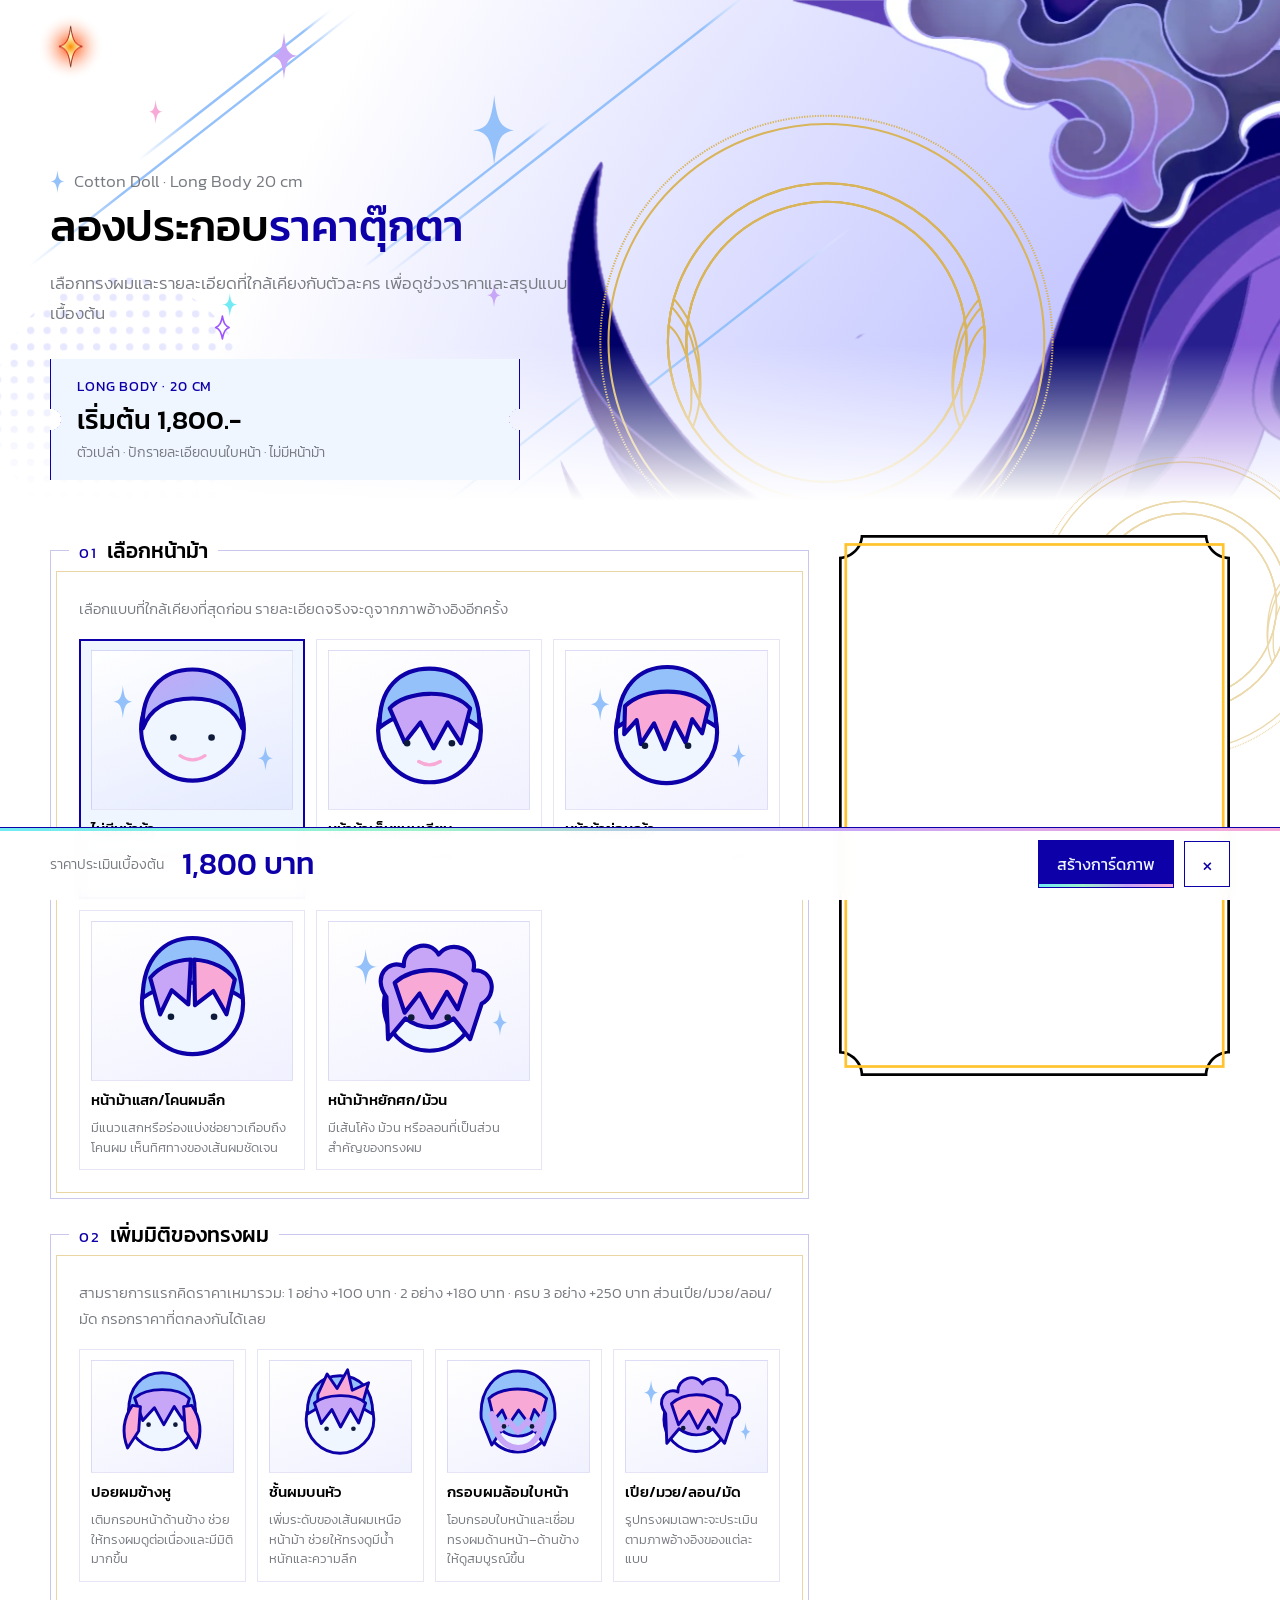
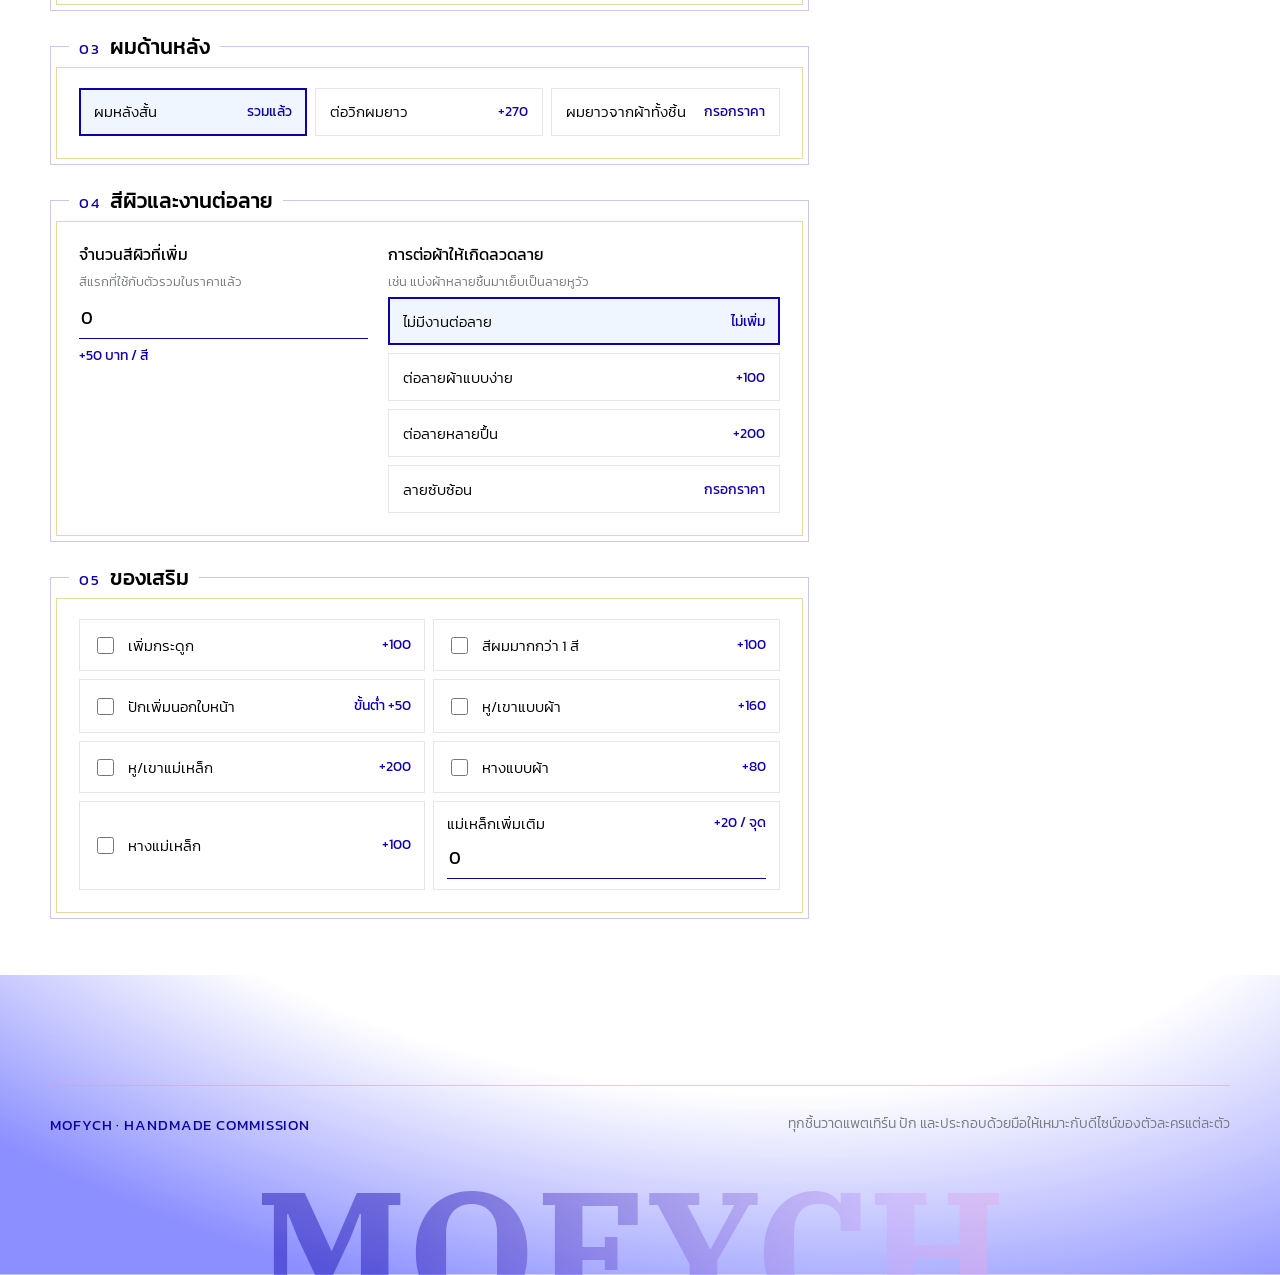
<file: estimate.html>
<!DOCTYPE html>
<html lang="th">

<head>
    <meta charset="UTF-8">
    <meta name="viewport" content="width=device-width, initial-scale=1">
    <title>MOFYCH — ประเมินราคาตุ๊กตา</title>
    <meta name="description" content="ลองเลือกทรงผมและรายละเอียดเพื่อดูช่วงราคาคอมมิชชั่น Cotton Doll ของ MOFYCH">
    <link rel="icon" href="logo/Logo.png" type="image/png">
    <link rel="preconnect" href="https://fonts.googleapis.com">
    <link rel="preconnect" href="https://fonts.gstatic.com" crossorigin>
    <!-- ฟอนต์ชุดเดียวกับหน้า hero — Kanit เป็นตัวหลักทั้งหน้า
         IBM Plex Serif โหลดไว้ให้คำว่า MOFYCH ท้ายหน้า (เป็น <text> ในงานอาร์ตของ Figma)
         Montserrat + Piazzolla ใช้เฉพาะบนการ์ดประเมินราคาที่วาดลง canvas ตาม Figma `Frame 3`
         ทั้งสองตัวไม่มีอักษรไทย ตัวไทยจึงตกไปใช้ Kanit จึงต้องมี Kanit ถึงน้ำหนัก 900 ด้วย
         (วัดแล้ว Kanit คือฟอนต์สำรองตัวเดียวกับที่ Figma ใช้: 'รายละเอียดประเมินผม' กว้าง 323.96 เทียบ Figma 324)

         Piazzolla ต้องระบุ opsz,wght@30,800 ห้ามเขียนแค่ wght@800
         มันเป็นฟอนต์แปรผันที่มีแกน optical size 8–30 ถ้าไม่ระบุ Google จะส่ง opsz 14 (ทรงเนื้อความ ก้านผอม)
         แต่ Figma ใช้ opsz 30 (ทรงพาดหัว ก้านหนา) — วัด '100' ที่ 48px: opsz 30 ได้ 77.47 · opsz 14 ได้ 80.93
         ส่วน Figma บอก 77.54 → opsz 30 คือตัวที่ถูก และ canvas ตั้ง optical size เองไม่ได้ ต้องปักมาจาก URL -->
    <link rel="stylesheet"
        href="https://fonts.googleapis.com/css2?family=IBM+Plex+Serif:wght@700&family=Kanit:wght@200;300;400;500;600;700;800;900&family=Montserrat:wght@400;500;600;800;900&family=Piazzolla:opsz,wght@30,800&display=swap">
    <link rel="stylesheet" href="estimate-style.css?v=11">
    <link rel="stylesheet" href="mf-dock.css?v=2">
</head>

<body class="est" data-mf-dock-page="estimate">
    <!-- ท้องฟ้าของทั้งหน้า: แสงม่วงจางบนพื้นขาว + ดาวจริงจากคลัง hero -->
    <div class="est-sky" aria-hidden="true"><span></span><span></span><span></span><span></span></div>

    <!-- ============================================================
         แถบหัวหน้า — พื้นหลัง hero ตัวจริง
         ทุกไฟล์ viewBox 1920x2879 เท่ากัน วางซ้อนที่ (0,0) แล้วตรงกับ Figma เป๊ะ
         เรียงตามเลขหน้าไฟล์เหมือนเดิม (04 ล่างสุด)
         ============================================================ -->
    <header class="est-band">
        <div class="est-band__art" aria-hidden="true">
            <img src="images/figma/main-web/layers/04_Rectangle-12.svg" alt="">
            <img src="images/figma/main-web/layers/05_Rectangle-34.svg" alt="">
            <img src="images/figma/main-web/layers/06_bg-star-line.svg" alt="">
            <img src="images/figma/main-web/layers/07_bg2.svg" alt="">
            <img src="images/figma/main-web/layers/08_bg1.svg" alt="">
            <img src="images/figma/main-web/layers/09_bg-spin.svg" alt="">
            <img src="images/figma/main-web/layers/10_clound2_2.svg" alt="">
            <img src="images/figma/main-web/layers/11_background-Star_3.svg" alt="">
        </div>

        <div class="est-band__inner">

            <div class="est-head">
                <p class="est-eyebrow">Cotton Doll · Long Body 20 cm</p>
                <h1>ลองประกอบ<em>ราคาตุ๊กตา</em></h1>
                <p>เลือกทรงผมและรายละเอียดที่ใกล้เคียงกับตัวละคร เพื่อดูช่วงราคาและสรุปแบบเบื้องต้น</p>

                <div class="est-base tk">
                    <div class="tk__in">
                        <span>LONG BODY · 20 CM</span>
                        <strong>เริ่มต้น 1,800.-</strong>
                        <small>ตัวเปล่า · ปักรายละเอียดบนใบหน้า · ไม่มีหน้าม้า</small>
                    </div>
                </div>
            </div>
        </div>
    </header>

    <main class="est-main">
        <div class="est-layout">
            <form class="est-form" id="customerEstimator">
                <fieldset class="est-card">
                    <legend><b>01</b> เลือกหน้าม้า</legend>
                    <p class="est-help">เลือกแบบที่ใกล้เคียงที่สุดก่อน รายละเอียดจริงจะดูจากภาพอ้างอิงอีกครั้ง</p>
                    <div class="pick-grid pick-grid--lg" id="frontHairChoices"></div>
                </fieldset>

                <fieldset class="est-card">
                    <legend><b>02</b> เพิ่มมิติของทรงผม</legend>
                    <p class="est-help">สามรายการแรกคิดราคาเหมารวม: 1 อย่าง +100 บาท · 2 อย่าง +180 บาท · ครบ 3 อย่าง +250 บาท ส่วนเปีย/มวย/ลอน/มัด กรอกราคาที่ตกลงกันได้เลย</p>
                    <div class="pick-grid" id="hairDetailChoices"></div>
                </fieldset>

                <fieldset class="est-card">
                    <legend><b>03</b> ผมด้านหลัง</legend>
                    <div class="row-grid" id="backHairChoices"></div>
                </fieldset>

                <fieldset class="est-card">
                    <legend><b>04</b> สีผิวและงานต่อลาย</legend>
                    <div class="field-grid">
                        <label class="field">
                            <span>จำนวนสีผิวที่เพิ่ม</span>
                            <small>สีแรกที่ใช้กับตัวรวมในราคาแล้ว</small>
                            <input type="number" id="extraSkinColors" min="0" max="6" value="0">
                            <em>+50 บาท / สี</em>
                        </label>
                        <div class="field">
                            <span>การต่อผ้าให้เกิดลวดลาย</span>
                            <small>เช่น แบ่งผ้าหลายชิ้นมาเย็บเป็นลายหูวัว</small>
                            <div class="stack-grid" id="patchworkChoices"></div>
                        </div>
                    </div>
                </fieldset>

                <fieldset class="est-card">
                    <legend><b>05</b> ของเสริม</legend>
                    <div class="addon-grid">
                        <label class="addon"><input type="checkbox" data-extra="skeleton"><span>เพิ่มกระดูก<em>+100</em></span></label>
                        <label class="addon"><input type="checkbox" data-extra="extraHairColor"><span>สีผมมากกว่า 1 สี<em>+100</em></span></label>
                        <!-- ปักนอกใบหน้าไม่มีราคาตายตัว — ติ๊กแล้วช่องราคาถึงจะโผล่ ขั้นต่ำ 50
                             checkbox กับช่องราคาต้องอยู่คนละ <label> ไม่งั้นคลิกช่องราคาแล้วติ๊กหลุด -->
                        <div class="addon addon--price">
                            <label class="addon__pick"><input type="checkbox" data-extra="externalEmbroidery"><span>ปักเพิ่มนอกใบหน้า<em>ขั้นต่ำ +50</em></span></label>
                            <label class="addon__price">
                                <span>ราคาที่ตกลง</span>
                                <input type="number" data-price-for="extra-externalEmbroidery" min="50" step="10" value="50" aria-label="ราคางานปักเพิ่มนอกใบหน้า">
                            </label>
                        </div>
                        <label class="addon"><input type="checkbox" data-extra="hardEarsLegs"><span>หู/เขาแบบผ้า<em>+160</em></span></label>
                        <label class="addon"><input type="checkbox" data-extra="magneticEarsLegs"><span>หู/เขาแม่เหล็ก<em>+200</em></span></label>
                        <label class="addon"><input type="checkbox" data-extra="hardTail"><span>หางแบบผ้า<em>+80</em></span></label>
                        <label class="addon"><input type="checkbox" data-extra="magneticTail"><span>หางแม่เหล็ก<em>+100</em></span></label>
                        <label class="addon addon--num">
                            <span>แม่เหล็กเพิ่มเติม<em>+20 / จุด</em></span>
                            <input type="number" id="magnetPoints" min="0" max="20" value="0" aria-label="จำนวนจุดแม่เหล็กเพิ่มเติม">
                        </label>
                    </div>
                </fieldset>
            </form>

            <!-- คอลัมน์ขวา = กรอบใส่สไปรท์ ใบเดียวกับที่อยู่บนการ์ดประเมินราคา
                 (dollframe + dollframe2 จาก Frame 3 · แยกเป็นสองชั้นให้สไปรท์แทรกกลางได้)
                 ยังไม่มีไฟล์สไปรท์จริง เฟสนี้จึงเป็นกรอบเปล่ารอไว้ก่อน -->
            <aside class="est-doll-wrap">
                <!-- วงแหวนทองของ hero (bg-spin) ครอปมาวางหลังกรอบ — เส้นทองอย่างเดียว ไม่ถมพื้น -->
                <div class="rings" aria-hidden="true">
                    <img src="images/figma/main-web/layers/09_bg-spin.svg" alt="">
                </div>

                <div class="est-doll">
                    <div class="est-doll__sprites" id="dollSprites" aria-hidden="true"></div>
                </div>
            </aside>
        </div>
    </main>

    <!-- ============================================================
         ท้ายหน้า — แผ่นพื้นกับคำว่า MOFYCH ของเซกชันล่างใน hero (y 2009..2879)
         MOFYCH เป็น <text> ฝัง SVG ลงหน้า ฟอนต์ IBM Plex Serif ถึงจะทำงาน
         (ถ้าใช้ <img> เบราว์เซอร์จะไม่โหลดฟอนต์ของหน้าให้)
         ============================================================ -->
    <footer class="est-foot">
        <div class="est-foot__art" aria-hidden="true">
            <img src="images/figma/parts/main/Rectangle-36.svg" alt="">
            <svg xmlns="http://www.w3.org/2000/svg" viewBox="0 0 1920 2879" fill="none">
                <defs>
                    <linearGradient id="estMofych" x1="615.07" y1="2724.57" x2="1512.87" y2="3014.7"
                        gradientUnits="userSpaceOnUse">
                        <stop stop-color="#0E00A8" />
                        <stop offset="0.75" stop-color="#C8A6F7" />
                        <stop offset="1" stop-color="#F8A9D6" />
                    </linearGradient>
                </defs>
                <text opacity="0.42" fill="url(#estMofych)" style="white-space: pre" xml:space="preserve"
                    font-family="IBM Plex Serif" font-size="255.403" font-weight="bold" letter-spacing="0em">
                    <tspan x="382" y="2933.78">MOFYCH</tspan>
                </text>
            </svg>
        </div>

        <div class="est-foot__inner">
            <span>MOFYCH · HANDMADE COMMISSION</span>
            <p>ทุกชิ้นวาดแพตเทิร์น ปัก และประกอบด้วยมือให้เหมาะกับดีไซน์ของตัวละครแต่ละตัว</p>
        </div>
    </footer>

    <div class="card-pop" id="cardPreview" hidden>
        <div class="card-pop__box" role="dialog" aria-modal="true" aria-labelledby="cardPreviewTitle">
            <div class="card-pop__head">
                <div><small>PRICE CARD</small>
                    <h2 id="cardPreviewTitle">การ์ดราคา</h2>
                </div>
                <button type="button" id="closeCardPreview" aria-label="ปิดตัวอย่างการ์ด">×</button>
            </div>
            <img id="cardPreviewImage" alt="ตัวอย่างการ์ดประเมินราคา MOFYCH">
            <a class="est-btn est-btn--primary" id="cardDownloadLink" download="mofych-price-estimate.png">ดาวน์โหลด PNG</a>
        </div>
    </div>

    <!-- ============================================================
         แถบราคาลอยติดขอบล่างจอ — ขึ้นทุกขนาดจอ
         ราคาขยับตามที่เลือกทันที ไม่ต้องเลื่อนหา และปุ่มที่ต้องใช้อยู่ติดมือตลอด
         ปุ่มใช้ id เดิม (downloadEstimate / resetEstimate) สคริปต์จึงผูกได้เหมือนเดิม
         ============================================================ -->
    <div class="est-bar">
        <div class="est-bar__in">
            <p class="est-bar__label">ราคาประเมินเบื้องต้น</p>
            <p class="est-bar__price" id="resultPrice">1,800 บาท</p>
            <div class="est-bar__act">
                <button type="button" class="est-btn est-btn--primary" id="downloadEstimate">สร้างการ์ดภาพ</button>
                <button type="button" class="est-bar__clear" id="resetEstimate"
                    aria-label="ล้างตัวเลือกทั้งหมด" title="ล้างตัวเลือกทั้งหมด">×</button>
            </div>
        </div>
    </div>

    <script src="pricing-data.js?v=9"></script>
    <script src="estimate-script.js?v=21"></script>
    <script src="mf-dock.js?v=5"></script>
</body>

</html>
</file>
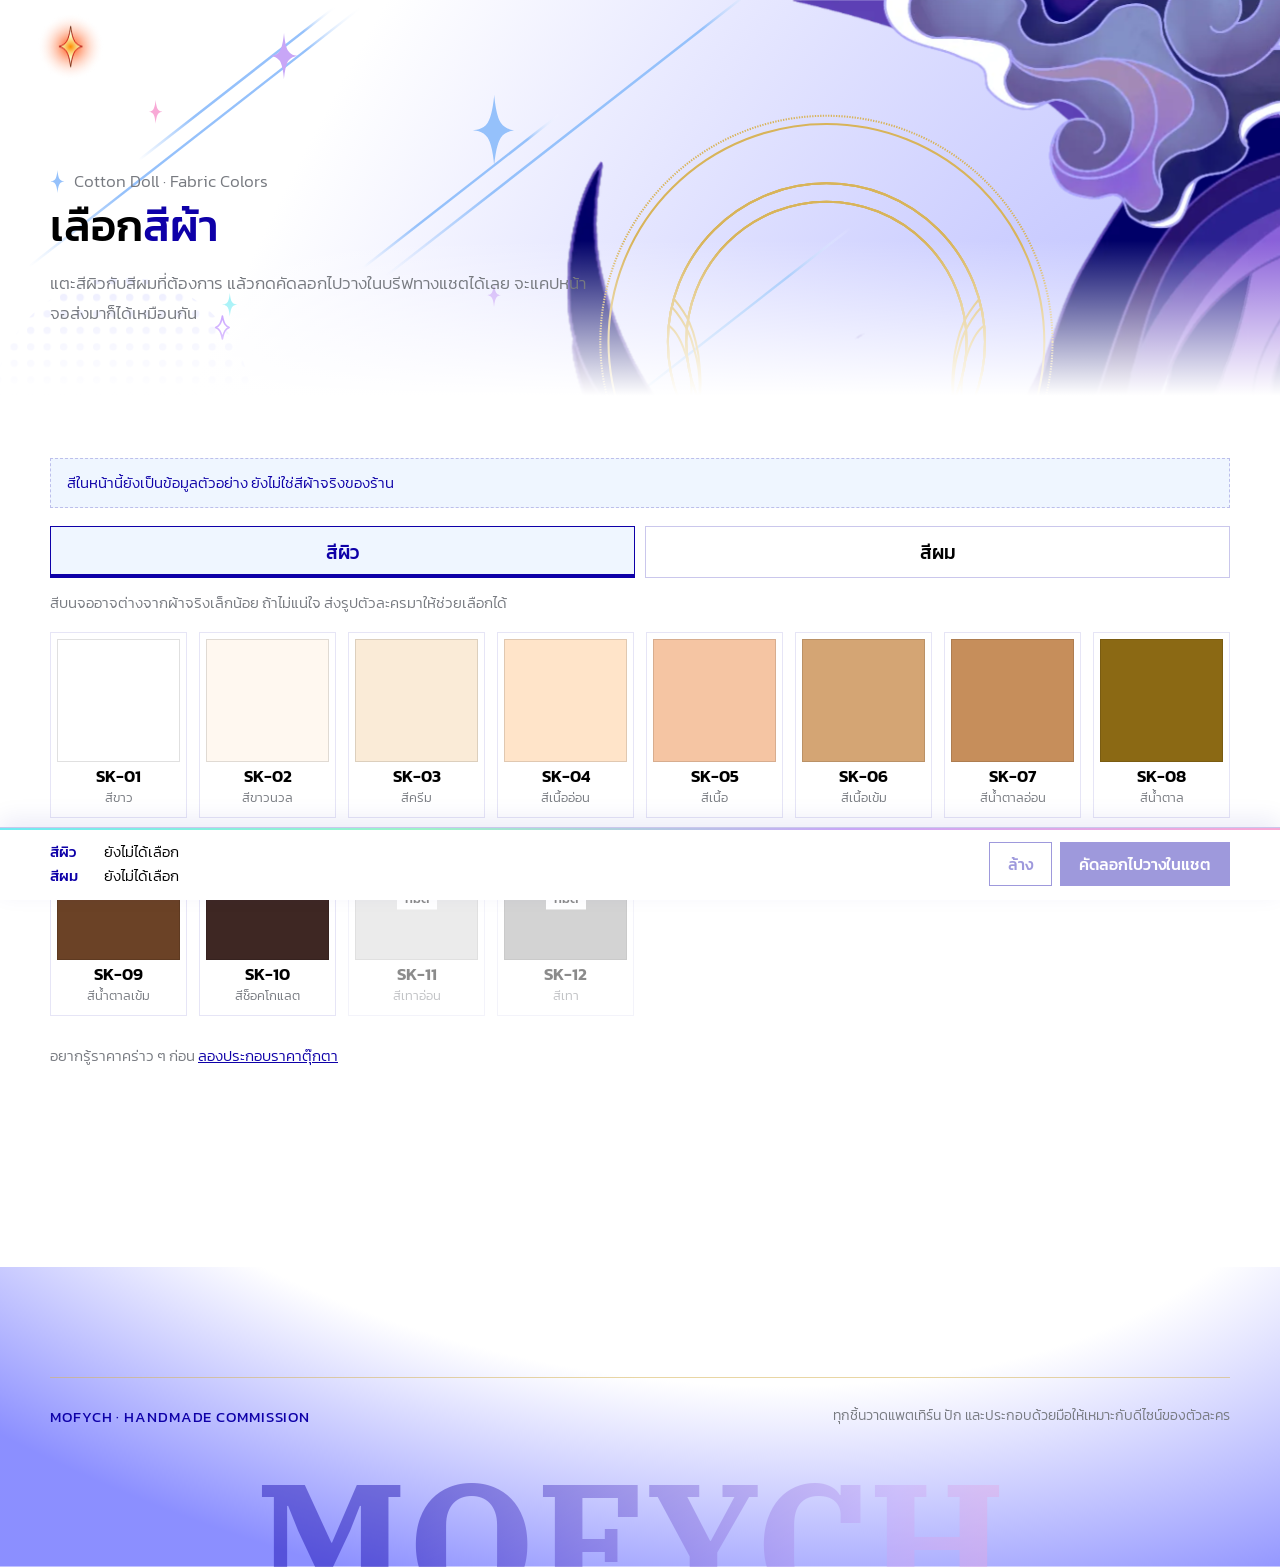
<file: fabrics.html>
<!DOCTYPE html>
<html lang="th">

<head>
    <meta charset="UTF-8">
    <meta name="viewport" content="width=device-width, initial-scale=1">
    <title>MOFYCH — สีผ้าสำหรับตุ๊กตา</title>
    <meta name="description" content="ดูสีผ้าสีผิวและสีผมที่ร้านมี เลือกแล้วคัดลอกไปวางในบรีฟได้เลย">
    <link rel="icon" href="logo/Logo.png" type="image/png">
    <link rel="preconnect" href="https://fonts.googleapis.com">
    <link rel="preconnect" href="https://fonts.gstatic.com" crossorigin>
    <!-- ฟอนต์ชุดเดียวกับหน้าประเมินราคา  หน้านี้ใช้แค่ Kanit กับ IBM Plex Serif ของคำว่า MOFYCH ท้ายหน้า -->
    <link rel="stylesheet"
        href="https://fonts.googleapis.com/css2?family=IBM+Plex+Serif:wght@700&family=Kanit:wght@200;300;400;500;600;700&display=swap">
    <!-- แถบหัว ท้องฟ้า และท้ายหน้า ใช้ชุดเดียวกับหน้าประเมินราคา  ส่วนของหน้านี้อยู่ใน fabrics-style.css -->
    <link rel="stylesheet" href="estimate-style.css?v=11">
    <link rel="stylesheet" href="fabrics-style.css?v=1">
    <link rel="stylesheet" href="mf-dock.css?v=2">
</head>

<body class="est fab" data-mf-dock-page="fabrics">
    <div class="est-sky" aria-hidden="true"><span></span><span></span><span></span><span></span></div>

    <header class="est-band">
        <div class="est-band__art" aria-hidden="true">
            <img src="images/figma/main-web/layers/04_Rectangle-12.svg" alt="">
            <img src="images/figma/main-web/layers/05_Rectangle-34.svg" alt="">
            <img src="images/figma/main-web/layers/06_bg-star-line.svg" alt="">
            <img src="images/figma/main-web/layers/07_bg2.svg" alt="">
            <img src="images/figma/main-web/layers/08_bg1.svg" alt="">
            <img src="images/figma/main-web/layers/09_bg-spin.svg" alt="">
            <img src="images/figma/main-web/layers/10_clound2_2.svg" alt="">
            <img src="images/figma/main-web/layers/11_background-Star_3.svg" alt="">
        </div>

        <div class="est-band__inner">

            <div class="est-head">
                <p class="est-eyebrow">Cotton Doll · Fabric Colors</p>
                <h1>เลือก<em>สีผ้า</em></h1>
                <p>แตะสีผิวกับสีผมที่ต้องการ แล้วกดคัดลอกไปวางในบรีฟทางแชตได้เลย
                    จะแคปหน้าจอส่งมาก็ได้เหมือนกัน</p>
            </div>
        </div>
    </header>

    <main class="est-main fab-main">
        <p class="fab-sample" id="fabSample" hidden>
            สีในหน้านี้ยังเป็นข้อมูลตัวอย่าง ยังไม่ใช่สีผ้าจริงของร้าน
        </p>

        <div class="fab-tabs" role="tablist" aria-label="หมวดสีผ้า">
            <button type="button" class="fab-tab" role="tab" id="tabSkin" data-group="skin"
                aria-selected="true" aria-controls="panelSkin">สีผิว</button>
            <button type="button" class="fab-tab" role="tab" id="tabHair" data-group="hair"
                aria-selected="false" aria-controls="panelHair">สีผม</button>
        </div>

        <p class="est-help fab-note">สีบนจออาจต่างจากผ้าจริงเล็กน้อย ถ้าไม่แน่ใจ ส่งรูปตัวละครมาให้ช่วยเลือกได้</p>

        <section class="fab-panel" id="panelSkin" role="tabpanel" aria-labelledby="tabSkin">
            <div class="fab-grid" id="gridSkin"></div>
        </section>
        <section class="fab-panel" id="panelHair" role="tabpanel" aria-labelledby="tabHair" hidden>
            <div class="fab-grid" id="gridHair"></div>
        </section>

        <p class="fab-more">
            อยากรู้ราคาคร่าว ๆ ก่อน <a href="estimate.html">ลองประกอบราคาตุ๊กตา</a>
        </p>
    </main>

    <footer class="est-foot">
        <div class="est-foot__art" aria-hidden="true">
            <img src="images/figma/parts/main/Rectangle-36.svg" alt="">
            <svg xmlns="http://www.w3.org/2000/svg" viewBox="0 0 1920 2879" fill="none">
                <defs>
                    <linearGradient id="fabMofych" x1="615.07" y1="2724.57" x2="1512.87" y2="3014.7"
                        gradientUnits="userSpaceOnUse">
                        <stop stop-color="#0E00A8" />
                        <stop offset="0.75" stop-color="#C8A6F7" />
                        <stop offset="1" stop-color="#F8A9D6" />
                    </linearGradient>
                </defs>
                <text opacity="0.42" fill="url(#fabMofych)" style="white-space: pre" xml:space="preserve"
                    font-family="IBM Plex Serif" font-size="255.403" font-weight="bold" letter-spacing="0em">
                    <tspan x="382" y="2933.78">MOFYCH</tspan>
                </text>
            </svg>
        </div>
        <div class="est-foot__inner">
            <span>MOFYCH · HANDMADE COMMISSION</span>
            <p>ทุกชิ้นวาดแพตเทิร์น ปัก และประกอบด้วยมือให้เหมาะกับดีไซน์ของตัวละคร</p>
        </div>
    </footer>

    <!-- แถบสรุปติดล่างจอ  อยู่ในภาพแคปหน้าจอเสมอ -->
    <aside class="fab-tray" id="fabTray" aria-live="polite">
        <div class="fab-tray__rows">
            <p class="fab-tray__row"><b>สีผิว</b><span id="traySkin">ยังไม่ได้เลือก</span></p>
            <p class="fab-tray__row"><b>สีผม</b><span id="trayHair">ยังไม่ได้เลือก</span></p>
            <p class="fab-tray__hint" id="trayHint" hidden></p>
        </div>
        <div class="fab-tray__actions">
            <button type="button" class="fab-btn fab-btn--ghost" id="trayClear">ล้าง</button>
            <button type="button" class="fab-btn" id="trayCopy">คัดลอกไปวางในแชต</button>
        </div>
        <p class="fab-tray__toast" id="trayToast" role="status" hidden></p>
        <!-- คัดลอกไม่ได้ ให้ข้อความขึ้นตรงนี้ กดค้างเพื่อคัดลอกเองได้ -->
        <textarea class="fab-tray__manual" id="trayManual" rows="2" readonly hidden
            aria-label="ข้อความบรีฟสีผ้า กดค้างเพื่อคัดลอก"></textarea>
    </aside>

    <script src="fabric-data.js"></script>
    <script src="fabrics-script.js?v=1"></script>
    <script src="mf-dock.js?v=5"></script>
</body>

</html>
</file>
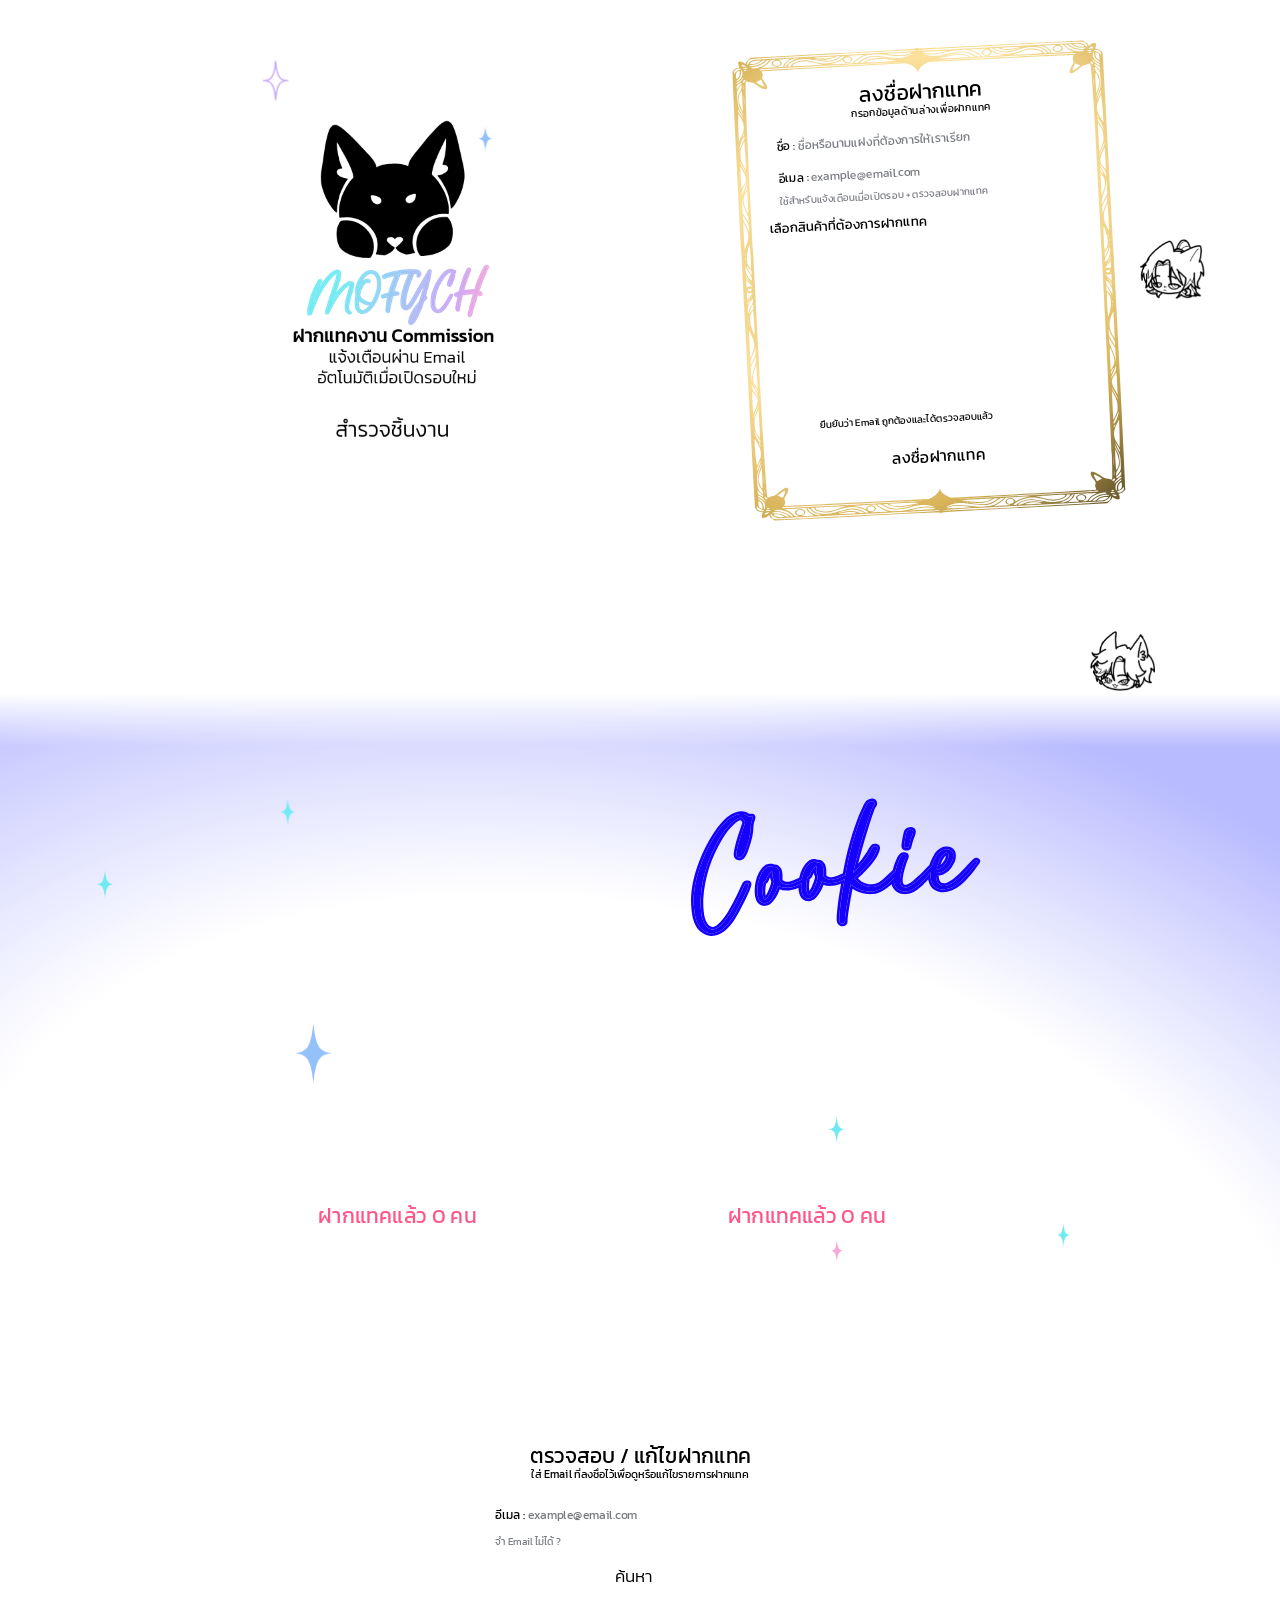
<file: index.template.html>
<!DOCTYPE html>
<html lang="th" data-theme="light">

<head>
    <meta charset="UTF-8">
    <meta name="viewport" content="width=device-width, initial-scale=1">
    <title>MOFYCH — ฝากแทค Commission</title>
    <meta name="description" content="ฝากแทคสินค้าคอมมิชชั่นจาก MOFYCH ลงชื่อง่าย แจ้งเตือนอัตโนมัติเมื่อเปิดรอบ">
    <link rel="icon" href="logo/Logo.png" type="image/png">

    <link rel="preconnect" href="https://fonts.googleapis.com">
    <link rel="preconnect" href="https://fonts.gstatic.com" crossorigin>
    <!-- ฟอนต์ที่ดีไซน์ใช้และมีบน Google Fonts (figma-layout-spec ข้อ 6)
         Bachelorette / Parastoo ไม่มีบนเว็บ → ใช้ไฟล์ outline ที่แปลงเป็น path แล้ว -->
    <link rel="stylesheet"
        href="https://fonts.googleapis.com/css2?family=Kanit:wght@200;300;400;500;600;700&family=IBM+Plex+Serif:wght@700&family=Cantora+One&family=Montserrat:wght@900&family=Piazzolla:wght@900&display=swap">

    <link rel="stylesheet" href="figma.css?v=28">
    <link rel="stylesheet" href="figma-text.css?v=5">
    <link rel="stylesheet" href="figma-scene.css?v=10">
    <!-- มาสคอต A/B — แยกออกมาจาก style.css เพราะหน้านี้ใช้คนละธีม
         ห้ามลิงก์ style.css เข้าหน้านี้ ธีมเก่าจะทับ layout ของ Figma -->
    <link rel="stylesheet" href="mascot.css?v=7">
    <!-- เฟส 3 — อนิเมชัน ต้องมาหลัง figma.css เสมอ -->
    <link rel="stylesheet" href="figma-anim.css?v=94">
</head>

<body>

    <!-- ตัวครอบที่ทำให้แคนวาส 1920 ย่อพอดีความกว้างจอเอง (figma.js ตั้งค่า --fit)
         พิกัดข้างในยังเป็นของ Figma 1:1 ทุกตัว ย่อทีเดียวที่ชั้นนอกสุดเท่านั้น -->
    <div class="fit" id="fit">

        <!-- ============================================================
             แคนวาส 1920 x 2879 · เรียงเลเยอร์ตามลำดับใน Figma (01 ล่างสุด)

             ⭐ ซีนเมนูไม่ใช่หน้าอื่น — เป็น "ชิ้นเดิมที่ขยับ/หมุน/ซ่อน"
                ทุกชิ้นในไฟล์นี้มีชุดเดียว ตำแหน่งซีนเมนูอยู่ใน figma-scene.css
                (เฟส 3 แค่เติม transition ให้ transform ตัวเดิมก็ได้อนิเมชัน)

             img.ly      งานอาร์ตที่ขยับด้วย transform อย่างเดียวก็พอ
             มาร์กเกอร์ @  ฝัง SVG ลงหน้า ใช้กับชิ้นที่ animation-list ข้อ 8 บังคับ
                         ว่าต้องเป็นโหนดจริง (เชือก ดาว เส้นทอง การ์ดรูป ปุ่ม)
             @notext     ตัดตัวหนังสือในงานอาร์ตทิ้ง เพราะเขียนเป็น HTML text แทน
             span.tx     ข้อความจริง ตำแหน่งมาจาก figma-text.css (สร้างจากไฟล์ export)

             คงเป็นงานอาร์ตตามที่เจ้าของงานสั่ง: MOFYCH · ข้อความในตั๋วฟอร์ม ·
             ข้อความในตรา · ชื่อสินค้าหน้า product · admin
             ============================================================ -->
        <div class="stage" id="stage" data-scene="main">
            <!-- จุดยึดของ showAddMore() ในโค้ดเดิม -->
            <span id="hero" class="sr">ลงชื่อฝากแทค</span>

            <!-- 01 พื้นขาวของเฟรม -->
            <img class="ly" src="images/figma/main-web/layers/01_unnamed-01.svg" alt="">

            <!-- ==================== 02 edit tag (เซกชันล่างสุด) ====================
                 ซีนเมนูดันทั้งเซกชันลง 232 (คลาส shift) -->
            <div class="pc shift" id="pcEditBg">
                <!--@ images/figma/parts/main/Rectangle-36.svg -->
            </div>
            <div class="pc shift" id="pcMofych">
                <!--@ images/figma/parts/main/MOFYCH.svg -->
            </div>
            <div class="pc shift" id="pcCloudBottom">
                <!--@ images/figma/parts/main/Group-71.svg | -202 2541 2247.2 466.2 -->
            </div>

            <!-- ==================== 03 product ====================
                 แยกทีละชิ้นตาม animation-list ข้อ 6 (สินค้าโผล่จากหลังเส้น) -->
            <div class="pc shift" id="pcProduct">
                <img class="ly" id="lyProductBg" src="images/figma/parts/product/Rectangle-30.svg" alt="">
                <!-- ดาวประดับของเซกชันสินค้า — ใช้ระบบสุ่มตัวเดียวกับ hero
                     ! ไม่ฝัง background-Star.svg / background-Star_2.svg แล้ว
                       สองไฟล์นั้นคือชุดตัวอย่างเหมือนของ hero (ขนาด/สีชุดเดียวกันเป๊ะ)
                       ขอบเขตของแต่ละโซนถอดมาจากตำแหน่งดาวในสองไฟล์นั้น -->
                <div class="pc" id="pcProdStar1" aria-hidden="true"></div>
                <div class="pc" id="pcProdStar2" aria-hidden="true"></div>
                <!-- ชื่อสินค้า = งานอาร์ต · Cookie ใช้ฟอนต์ Bachelorette ที่ไม่มีบนเว็บ → ไฟล์ outline
                     Cotton Doll (Cantora One) / 3D Print (Montserrat) มีบนเว็บ → ฝัง SVG ให้ฟอนต์ทำงาน -->
                <img class="ly" id="lyWordCookie" src="images/figma/outline/Cookie.svg" alt="Cookie">
                <div class="pc" id="pcWordCotton">
                    <!--@ images/figma/parts/product/Cotton-Doll.svg -->
                </div>
                <div class="pc" id="pcWord3D">
                    <!--@ images/figma/parts/product/3D-Print.svg -->
                </div>
                <!-- รูปสินค้า 3 ใบ — ต้องฝังลงหน้า ใช้ <img> ไม่ได้
                     เพราะ SVG ที่โหลดผ่าน <img> เบราว์เซอร์ห้ามไปดึงไฟล์ข้างนอก
                     (รูปถูกแยกออกไปเป็น .webp แล้วเพื่อไม่ให้ HTML บวม) -->
                <div class="pc" id="pcPhoto1">
                    <!--@ images/figma/parts/product/IMG_20260610_181948-1.svg -->
                </div>
                <div class="pc" id="pcPhoto2">
                    <!--@ images/figma/parts/product/IMG_20250810_194129-1.svg -->
                </div>
                <div class="pc" id="pcPhoto3">
                    <!--@ images/figma/parts/product/IMG_20260715_182013-1.svg -->
                </div>
                <!-- เส้นคั่นทองต้องเป็น path สดไว้ทำวิบวับ (ข้อ 8) -->
                <div class="pc" id="pcGoldLine">
                    <!--@ images/figma/parts/product/Rectangle-35.svg -->
                </div>
                <div class="pc" id="pcStar11">
                    <!--@ images/figma/parts/product/Star-11.svg -->
                </div>
            </div>

            <!-- ==================== 04 พื้นหลัง hero ====================
                 ตอนเปิดเมนูจะ "ยืด" สูงขึ้นจาก 1040 → 1272 (animation-list ข้อ 1.4) -->
            <div class="pc" id="pcHeroBg">
                <!--@ images/figma/main-web/layers/04_Rectangle-12.svg -->
            </div>
            <!-- พื้นหลังของซีนเมนู = ไฟล์จริงจาก export ไม่ใช่ตัวเดิมที่ถูกบิด
                 ซ้อนไว้เฉยๆ แล้วไล่ opacity สลับกัน (ดู figma-anim.css ส่วนที่ 8)
                 ⚠ ไฟล์นี้ viewBox สูง 3111 ต้องใช้ความสูงของตัวเอง ไม่งั้นภาพยืด -->
            <div class="pc" id="pcHeroBgMenu">
                <!--@ images/figma/menu-web/layers/04_Rectangle-12.svg -->
            </div>

            <!-- 05 วงลายพิมพ์ -->
            <div class="pc" id="pcDotRing">
                <!--@ images/figma/main-web/layers/05_Rectangle-34.svg | -14 411 396 396 -->
            </div>

            <!-- 06 เส้นเฉียงพื้นหลัง — ออโรร่า จางเข้า-จางหาย (animation-list ข้อ 1.3)

                 ⭐ แยกเป็นไฟล์ละเส้นจริงๆ (images/figma/parts/starline) ไม่ใช่ไฟล์เดียวแล้วเลือกด้วย CSS
                   เพราะ opacity ที่ขยับต้องอยู่บน "กล่อง div" ถึงจะได้ชั้นของตัวเองบน GPU
                   ถ้าไปไล่ opacity ที่ <line> ในไฟล์เดียว เบราว์เซอร์ต้องวาดเส้นใหม่ทุกเฟรม
                   บน main thread ตัวเดียวกับที่ลูปฟิสิกส์เชือกใช้อยู่ (บทเรียนเดียวกับส่วนที่ 8)

                 ไม่มีการสุ่มทั้งสิ้น — จังหวะจาง/รอบของแต่ละเส้นเป็นค่าคงที่ใน figma-anim.css ส่วนที่ 15
                 เรียงตามลำดับหน้าหลังเดิมในไฟล์ Figma: 1 3 5 6 2 4 -->
            <div class="pc" id="pcStarLine">
                <div class="pc auline" id="auLine1">
                    <!--@ images/figma/parts/starline/Line-1.svg | 40.4 6.2 506.2 396.8 -->
                </div>
                <div class="pc auline" id="auLine3">
                    <!--@ images/figma/parts/starline/Line-3.svg | 575.8 -34 575.8 451.2 -->
                </div>
                <div class="pc auline" id="auLine5">
                    <!--@ images/figma/parts/starline/Line-5.svg | 360 545.3 575.8 451.2 -->
                </div>
                <div class="pc auline" id="auLine6">
                    <!--@ images/figma/parts/starline/Line-6.svg | 703.8 338.2 575.8 451.2 -->
                </div>
                <div class="pc auline" id="auLine2">
                    <!--@ images/figma/parts/starline/Line-2.svg | 205.5 6.2 301.6 236.9 -->
                </div>
                <div class="pc auline" id="auLine4">
                    <!--@ images/figma/parts/starline/Line-4.svg | 541.2 168.2 301.6 236.9 -->
                </div>
            </div>

            <!-- 07-08 ภาพพื้นหลังสองชั้น -->
            <div class="pc" id="pcBg2">
                <!--@ images/figma/main-web/layers/07_bg2.svg | 811 -3 1142 953 -->
            </div>
            <div class="pc" id="pcBg1">
                <!--@ images/figma/main-web/layers/08_bg1.svg | 830 158 1384 863 -->
            </div>

            <!-- 09 วงแหวนทอง 4 ชั้น — หมุนแยกกันได้ (ข้อ 3.2) -->
            <!-- 09 วงแหวนทอง 4 ชั้น — หมุนรอบจุดศูนย์กลางคนละความเร็ว (animation-list ข้อ 3.2)
                 ทั้ง 4 วงร่วมศูนย์กันที่ 1239.62, 512.867 พอดีเป๊ะ
                 ครอปทุกชั้นเท่ากล่องวงนอกสุด (683x683) ชั้นที่หมุนจะได้เป็นแผ่นเล็ก
                 ไม่ใช่แผ่นเต็มเฟรม 1920x2879 ที่ว่างเปล่าเกือบทั้งแผ่น
                 เรียงตามลำดับหน้าหลังเดิมในไฟล์: 4 3 2 1
                 ความเร็วอยู่ที่ figma-anim.css ส่วนที่ 17 -->
            <div class="pc" id="pcSpin">
                <div class="spinring" id="pcSpin4">
                    <!--@ images/figma/parts/spin/spin4.svg | 898.12 171.367 683 683 -->
                </div>
                <div class="spinring" id="pcSpin3">
                    <!--@ images/figma/parts/spin/spin3.svg | 898.12 171.367 683 683 -->
                </div>
                <div class="spinring" id="pcSpin2">
                    <!--@ images/figma/parts/spin/spin2.svg | 898.12 171.367 683 683 -->
                </div>
                <div class="spinring" id="pcSpin1">
                    <!--@ images/figma/parts/spin/spin1.svg | 898.12 171.367 683 683 -->
                </div>
            </div>

            <!-- 10 เมฆขวาบน — อยู่นิ่งทั้งสองซีน -->
            <div class="pc" id="pcCloud2">
                <!--@ images/figma/main-web/layers/10_clound2_2.svg | 1321.1 -46.2 680.2 391.7 -->
            </div>

            <!-- 11 ดาวประดับ — ระบบสุ่มเกิด-ดับ (animation-list ข้อ 1.1)
                 ⚠ ไม่ฝังไฟล์ 11_background-Star_3.svg แล้ว
                   เพราะดาวชุดนั้นคือ "ผลลัพธ์หนึ่งครั้ง" ของระบบสุ่มนี้เอง ไม่ใช่พื้นหลังตายตัว
                   ค่าที่ระบบใช้ (จำนวน/ขอบเขต/ขนาด/สี) ถอดมาจากไฟล์นั้นทั้งหมด
                 figma-anim.js เป็นคนสร้างดาวใส่กล่องนี้ -->
            <div class="pc" id="pcHeroStars" aria-hidden="true"></div>

            <!-- ดาวตก — ระบบสุ่ม (animation-list ข้อ 1.2)
                 ⚠ ย้ายมาอยู่ชั้นเดียวกับดาวประดับตามที่เจ้าของงานสั่ง (2026-08-19)
                   เดิมอยู่เลเยอร์ 24 (หลังเชือก) ซึ่งลอยอยู่หน้าฟอร์ม/การ์ด
                   ที่นี่คือเลเยอร์ 11 = อยู่หลังบล็อกแบรนด์ ฟอร์ม การ์ด ทั้งหมด
                   ไฟล์ 24_animate-star-drop.svg ไม่ได้ฝังแล้ว — มันคือ "ตัวอย่าง 2 ดวง"
                   ที่ดีไซน์วาดไว้ให้ดูหน้าตากับองศา ทรง/สี/องศา/หาง ถอดมาจากไฟล์นั้นหมด -->
            <div class="pc" id="pcStarDrop" aria-hidden="true"></div>

            <!-- ==================== บล็อกแบรนด์ — ซ่อนตอนเปิดเมนู ==================== -->
            <div class="pc" id="pcBrand">
                <!-- 12-13 ข้อความสองบรรทัด -->
                <span class="tx b-drift scene-main" data-t="ฝากแทคงาน-Commission-main"><span>ฝากแทคงาน Commission</span></span>
                <span class="tx b-drift scene-main" data-t="แจ้งเตือนผ่าน-Email-อัตโนมัติเมื่อเปิดรอบใหม่-main"><span>แจ้งเตือนผ่าน Email</span><span>อัตโนมัติเมื่อเปิดรอบใหม่</span></span>

                <!-- 14 ปุ่ม สำรวจชิ้นงาน — ปุ่มตั๋ว 2 ชั้นซ้อนเยื้อง 14.6 (ตั้งใจ ข้อ 11.6)
                     ห่อไว้เพื่อให้ figma-anim ขยับ "หน้าปุ่ม + ดาวทอง + ตัวหนังสือ"
                     ไปด้วยกัน ส่วนชั้นใต้ปุ่มอยู่กับที่ (animation-list ข้อ 2.3)
                     ⚠ ตัวหนังสือต้องอยู่ในกล่องนี้ด้วย ไม่งั้นกดแล้วปุ่มยุบลง
                       แต่คำว่า "สำรวจชิ้นงาน" ค้างอยู่ที่เดิม
                     ชิ้นข้างใน: Union_11 ชั้นใต้ปุ่ม · Union_12 หน้าปุ่ม · Group 13_2 ดาวทอง -->
                <div class="pc scene-main" id="pcBtnExplore">
                    <!-- ชั้นขยายตอนเมาส์วาง — ต้องเป็นชั้นแยก เพราะ #pcBtnExplore
                         ถือ transform ของการเด้งสลับซีนอยู่ และลูกแต่ละชิ้นก็มีจุดหมุน
                         ของตัวเอง (ดาวหมุนรอบตัวเอง) จะยัดสเกลลงชั้นไหนก็ชนหมด -->
                    <div class="pc" id="pcBtnGrow">
                        <!-- ⭐ แยกเป็นกล่อง HTML กล่องละชิ้น ไม่ใช่ SVG ก้อนเดียวแล้วขยับข้างใน
                             เพราะ Chrome ยก transform ของ HTML ขึ้นไปให้ GPU ทำได้
                             แต่ transform ของ <path>/<g> ใน SVG ยกไม่ได้ ต้องวาดใหม่บน
                             main thread ทุกเฟรม = ไปแย่งเฟรมกับลูปฟิสิกส์ของเชือก แล้วกระตุก
                             (มาสคอตลื่นเพราะมันเป็น div ตั้งแต่แรก)
                             ทุกไฟล์ viewBox เท่าเฟรมเต็ม ซ้อนที่ 0,0 ตำแหน่งตรงเองไม่ต้องคำนวณ
                             เรียงล่างขึ้นบนตามลำดับเดิมในไฟล์ -->
                        <div class="pc" id="pcBtnBase">
                            <!--@ images/figma/parts/btn/Union_11.svg -->
                        </div>
                        <!-- ตัวหนังสืออยู่ในกล่องเดียวกับหน้าปุ่ม = ขยับเป็นชั้นเดียวกัน
                             ไม่งั้นกดแล้วปุ่มยุบแต่คำว่า "สำรวจชิ้นงาน" ค้างอยู่ที่เดิม -->
                        <div class="pc" id="pcBtnFace">
                            <!--@ images/figma/parts/btn/Union_12.svg -->
                            <span class="tx" data-t="สำรวจชิ้นงาน_2-main"><span>สำรวจชิ้นงาน</span></span>
                        </div>
                        <div class="pc" id="pcBtnStarL">
                            <!--@ images/figma/parts/btn/Star-4_5.svg -->
                        </div>
                        <div class="pc" id="pcBtnStarR">
                            <!--@ images/figma/parts/btn/Star-5_4.svg -->
                        </div>
                    </div>
                    <a class="hit" id="btnExplore" href="#products"><span class="sr">สำรวจชิ้นงาน</span></a>
                </div>
            </div>

                <!-- ==================== เมนู 4 ปุ่ม — โผล่ตอนเปิดเมนู ====================
                     ขนาด 413.7 x 72.7 เยื้องเป็นขั้นบันได (คนละขนาดกับปุ่มเมนูลอย)

                     ⚠ ทุกช่องใช้ "ป้ายสีน้ำเงินใบเดียวกัน" เป็นสถานะปกติ และ
                       "ป้ายสีม่วงใบเดียวกัน" เป็นสถานะเมาส์วาง — ทั้งสองใบ export มาจาก Figma
                       ไม่มีการเขียนค่าสีเองแม้แต่ตัวเดียว แค่เลื่อนตำแหน่งให้ตรงช่อง
                       (ในดีไซน์ ช่อง แก้ไขฝากแทค ถูกวาดเป็นสีม่วง = ตัวอย่างสถานะ ไม่ใช่สีของช่องนั้น)

                       ป้ายน้ำเงินต้นทาง Group 43 อยู่ที่ 347,273
                       ป้ายม่วงต้นทาง   Group 40 อยู่ที่ 297.1,391.4
                       ระยะเลื่อนของแต่ละช่องอยู่ใน figma.css -->
                <div class="pc scene-menu" id="pcHeroMenu">
                    <span class="mbtn" data-btn="1">
                        <span class="art art--n">
                            <!--@ images/figma/menu-web/layers/28_Group-43.svg @notext -->
                        </span>
                        <span class="art art--h">
                            <!--@ images/figma/menu-web/layers/25_Group-40.svg @notext -->
                        </span>
                    </span>
                    <span class="mbtn" data-btn="2">
                        <span class="art art--n">
                            <!--@ images/figma/menu-web/layers/28_Group-43.svg @notext -->
                        </span>
                        <span class="art art--h">
                            <!--@ images/figma/menu-web/layers/25_Group-40.svg @notext -->
                        </span>
                    </span>
                    <span class="mbtn" data-btn="3">
                        <span class="art art--n">
                            <!--@ images/figma/menu-web/layers/28_Group-43.svg @notext -->
                        </span>
                        <span class="art art--h">
                            <!--@ images/figma/menu-web/layers/25_Group-40.svg @notext -->
                        </span>
                    </span>
                    <span class="mbtn" data-btn="4">
                        <span class="art art--n">
                            <!--@ images/figma/menu-web/layers/28_Group-43.svg @notext -->
                        </span>
                        <span class="art art--h">
                            <!--@ images/figma/menu-web/layers/25_Group-40.svg @notext -->
                        </span>
                    </span>
                    <span class="tx" data-btn="1" data-t="สำรวจชิ้นงาน-menu"><span>สำรวจชิ้นงาน</span></span>
                    <span class="tx" data-btn="2" data-t="แก้ไขฝากแทค-menu"><span>แก้ไขฝากแทค</span></span>
                    <span class="tx" data-btn="3" data-t="ตรวจสอบคิว-menu"><span>ตรวจสอบคิว</span></span>
                    <span class="tx" data-btn="4" data-t="ตรวจสอบสี-menu"><span>ตรวจสอบสี</span></span>
                    <a class="hit menu-hit" data-btn="1" id="heroM1" href="#products"><span class="sr">สำรวจชิ้นงาน</span></a>
                    <a class="hit menu-hit" data-btn="2" id="heroM2" href="#lookup"><span class="sr">แก้ไขฝากแทค</span></a>
                    <a class="hit menu-hit" data-btn="3" id="heroM3" href="queue.html"><span class="sr">ตรวจสอบคิว</span></a>
                    <a class="hit menu-hit" data-btn="4" id="heroM4" href="fabrics.html"><span class="sr">ตรวจสอบสี</span></a>
                </div>

                <!-- 15/17 การ์ดรูป — สำรับ 3 ใบ สับวนกันไปเรื่อยๆ (animation-list ข้อ 3.3)
                     กรอบใช้ไฟล์เดียวกันทั้งสามใบ = parts/card/frame.svg ซึ่งเป็นตัวที่
                     "ไม่มีรูปฝังอยู่ข้างใน" รูปเป็น <image> ตัวเดียวในลาย (pattern)
                     figma-anim.js สลับ href ของมันเพื่อเปลี่ยนรูป → ใบที่วนกลับมาเป็นรูปใหม่เสมอ
                     (figma-page.py เติมท้าย id ให้ไม่ซ้ำเองเวลาฝังไฟล์เดิมหลายครั้ง)

                     ⚠ ทั้งสามใบต้องอยู่ "ก่อนฟอร์ม" ใน DOM = อยู่ใต้ฟอร์มโดยปริยาย
                       ใบที่ขึ้นมาเป็นใบบนสุดถึงจะได้ z-index ให้ทะลุขึ้นเหนือฟอร์ม
                       ตรวจแล้วไม่มีชิ้นอื่นในหน้าทับโซนใบบนสุด (x890..1158 y16..309)
                       จึงยกขึ้นได้โดยไม่ไปบังของอื่น -->
                <div class="pc card" id="pcCard1">
                    <!--@ images/figma/parts/card/frame-a.svg -->
                    <span class="goldshine" aria-hidden="true"><i></i></span>
                </div>
                <div class="pc card" id="pcCard2">
                    <!--@ images/figma/parts/card/frame-a.svg -->
                    <span class="goldshine" aria-hidden="true"><i></i></span>
                </div>
                <div class="pc card" id="pcCard3">
                    <!--@ images/figma/parts/card/frame-a.svg -->
                    <span class="goldshine" aria-hidden="true"><i></i></span>
                </div>

                <!-- ==================== 16 ฟอร์มลงชื่อฝากแทค ====================
                     ⚠ id ทุกตัวผูกกับ script.js เดิม ห้ามเปลี่ยนชื่อ
                     ทุกอย่างของฟอร์ม (งานอาร์ต ข้อความ ช่องกรอก ตั๋ว ปุ่ม) อยู่ในกล่องนี้
                     → ตอนเปิดเมนู กล่องนี้หมุน 11° + เลื่อน 108.2 ทีเดียว ทุกชิ้นตามไปพร้อมกัน -->
                <div class="pc" id="pcForm">
                    <!-- ⭐ ชั้นเอียง 3D ของทั้งฟอร์ม — ห่อทุกอย่างในกระดาษไว้ชั้นเดียว
                         ต้องมีชั้นนี้เพราะช่อง transform ของ #pcForm ถือตำแหน่งซีนเมนูอยู่แล้ว -->
                    <span class="holo">
                    <!-- กระดาษ (กรอบทองต้องเลื่อม → ฝังลงหน้า) + แสงพื้นหลัง -->
                    <div class="pc" id="pcPaper">
                        <!--@ images/figma/parts/form/Subtract_7.svg | 1078 37 634.8 768.4 -->
                    </div>
                    <img class="ly" src="images/figma/parts/form/path1.svg" alt="">
                    <!-- กรอบทองวิบวับ (animation-list ข้อ 3.4) — วิธีเดียวกับเส้นทองการ์ด (ส่วนที่ 11)
                         ใช้ path1.svg เป็นทั้งงานอาร์ตและ mask ได้เลย เพราะกรอบทองอยู่ไฟล์นี้ไฟล์เดียว
                         ไม่ต้องทำไฟล์ mask เพิ่มเหมือนการ์ด (ของการ์ดเส้นทองปนอยู่กับชิ้นอื่น) -->
                    <span class="goldshine goldshine--form" aria-hidden="true"><i></i></span>

                    <span class="tx" data-t="ลงชื่อฝากแทค-form"><span>ลงชื่อฝากแทค</span></span>
                    <span class="tx" data-t="กรอกข้อมูลด้านล่างเพื่อฝากแทค-form"><span>กรอกข้อมูลด้านล่างเพื่อฝากแทค</span></span>

                    <form id="registerForm">
                        <!-- ช่องชื่อ / ช่องอีเมล — งานอาร์ตให้เฉพาะกรอบ
                             คำว่า "ชื่อ :" เป็น text จริง · ตัวอย่างข้อความใช้ placeholder ของ input -->
                        <div class="pc">
                            <!--@ images/figma/parts/form/Group-55.svg @notext -->
                        </div>
                        <span class="tx" data-t="t-form2"><span>ชื่อ :</span></span>
                        <div class="form-fld" id="fldName">
                            <label class="sr" for="regName">ชื่อ</label>
                            <input type="text" id="regName" placeholder="ชื่อหรือนามแฝงที่ต้องการให้เราเรียก">
                        </div>

                        <div class="pc">
                            <!--@ images/figma/parts/form/Group-57_2.svg @notext -->
                        </div>
                        <span class="tx" data-t="t-form4"><span>อีเมล :</span></span>
                        <span class="tx" data-t="ใช้สำหรับแจ้งเตือนเมื่อเปิดรอบ-+-ตรวจสอบฝากแทค-form"><span>ใช้สำหรับแจ้งเตือนเมื่อเปิดรอบ + ตรวจสอบฝากแทค</span></span>
                        <div class="form-fld" id="fldEmail">
                            <label class="sr" for="regEmail">อีเมล</label>
                            <input type="email" id="regEmail" placeholder="example@email.com">
                        </div>

                        <span class="tx" data-t="เลือกสินค้าที่ต้องการฝากแทค-form"><span>เลือกสินค้าที่ต้องการฝากแทค</span></span>

                        <!-- ตั๋วสินค้า — ข้อความในตั๋วเป็นงานอาร์ตตามที่เจ้าของงานสั่ง
                             ช่องละ 2 สถานะ (ปกติ / เลือกแล้ว) โชว์ทีละใบ -->
                        <div class="tk" id="tkNormal1">
                            <span class="tilt">
                                <!--@ images/figma/parts/form/normal-product.svg | 1154 460 492 159 -->
                            
                                <span class="tkspark" aria-hidden="true"><svg viewBox="0 0 72 113" fill="none"><path d="M36 0C36 0 38.2449 31.7844 46.3562 44.5145C54.4674 57.2447 72 56.5 72 56.5C72 56.5 54.4674 55.7553 46.3562 68.4855C38.2449 81.2156 36 113 36 113C36 113 33.7551 81.2156 25.6438 68.4855C17.5326 55.7553 0 56.5 0 56.5C0 56.5 17.5326 57.2447 25.6438 44.5145C33.7551 31.7844 36 0 36 0Z" fill="currentColor" /></svg></span></span>
                        </div>
                        <div class="tk" id="tkSelected1" hidden>
                            <span class="tilt">
                                <!--@ images/figma/parts/form/selected-product.svg | 1147.3 332.15 492 159 -->
                            
                                <span class="tkspark" aria-hidden="true"><svg viewBox="0 0 72 113" fill="none"><path d="M36 0C36 0 38.2449 31.7844 46.3562 44.5145C54.4674 57.2447 72 56.5 72 56.5C72 56.5 54.4674 55.7553 46.3562 68.4855C38.2449 81.2156 36 113 36 113C36 113 33.7551 81.2156 25.6438 68.4855C17.5326 55.7553 0 56.5 0 56.5C0 56.5 17.5326 57.2447 25.6438 44.5145C33.7551 31.7844 36 0 36 0Z" fill="currentColor" /></svg></span></span>
                        </div>
                        <div class="tk" id="tkNormal2">
                            <span class="tilt">
                                <!--@ images/figma/parts/form/normal-product.svg | 1154 460 492 159 -->
                            
                                <span class="tkspark" aria-hidden="true"><svg viewBox="0 0 72 113" fill="none"><path d="M36 0C36 0 38.2449 31.7844 46.3562 44.5145C54.4674 57.2447 72 56.5 72 56.5C72 56.5 54.4674 55.7553 46.3562 68.4855C38.2449 81.2156 36 113 36 113C36 113 33.7551 81.2156 25.6438 68.4855C17.5326 55.7553 0 56.5 0 56.5C0 56.5 17.5326 57.2447 25.6438 44.5145C33.7551 31.7844 36 0 36 0Z" fill="currentColor" /></svg></span></span>
                        </div>
                        <div class="tk" id="tkSelected2" hidden>
                            <span class="tilt">
                                <!--@ images/figma/parts/form/selected-product.svg | 1147.3 332.15 492 159 -->
                            
                                <span class="tkspark" aria-hidden="true"><svg viewBox="0 0 72 113" fill="none"><path d="M36 0C36 0 38.2449 31.7844 46.3562 44.5145C54.4674 57.2447 72 56.5 72 56.5C72 56.5 54.4674 55.7553 46.3562 68.4855C38.2449 81.2156 36 113 36 113C36 113 33.7551 81.2156 25.6438 68.4855C17.5326 55.7553 0 56.5 0 56.5C0 56.5 17.5326 57.2447 25.6438 44.5145C33.7551 31.7844 36 0 36 0Z" fill="currentColor" /></svg></span></span>
                        </div>
                        <!-- ตั๋วแบ่งเป็นสามส่วน (เจ้าของงานยืนยัน 2026-08-04)
                             1. ช่อง SELECT  = จุดที่กดเลือกสินค้า -> #productSelectList ของโค้ดเดิม
                             2. กลุ่มเนื้อหา = ไม่มีปุ่ม ไม่ต้องกด
                             3. ลูกศรขวาสุดในกลุ่มเนื้อหา = ปุ่มลงไปดูสินค้าข้างล่าง
                             โครงส่วนที่ 1 renderProductSelect() ในโค้ดเดิมเป็นคนสร้าง CSS จับมาวางทับ -->
                        <div class="product-select-list" id="productSelectList"></div>
                        <a class="hit tk-arrow" id="tkArrow1" href="#products">
                            <span class="sr">ดูสินค้าใบนี้ข้างล่าง</span>
                        </a>
                        <a class="hit tk-arrow" id="tkArrow2" href="#products">
                            <span class="sr">ดูสินค้าใบนี้ข้างล่าง</span>
                        </a>
                        <span class="hf-error" id="productError" style="display:none;">กรุณาเลือกสินค้าอย่างน้อย 1
                            รายการ</span>

                        <!-- ติ๊กยืนยัน — วงกลม + เครื่องหมายถูกมาจากงานอาร์ต ข้อความเป็น text -->
                        <div class="pc" id="lyConfirm">
                            <!--@ images/figma/parts/form/Group-64.svg @notext -->
                        </div>
                        <span class="tx" data-t="ยืนยันว่า-Email-ถูกต้องและได้ตรวจสอบแล้ว-form"><span>ยืนยันว่า Email ถูกต้องและได้ตรวจสอบแล้ว</span></span>
                        <input type="checkbox" id="confirmEmail" class="hit"
                            aria-label="ยืนยันว่า Email ถูกต้องและได้ตรวจสอบแล้ว">
                        <span class="hf-error" id="confirmError" style="display:none;">กรุณาติ๊กยืนยันว่า Email
                            ถูกต้อง</span>

                        <!-- ปุ่มลงชื่อฝากแทค -->
                        <div class="pc">
                            <!--@ images/figma/parts/form/Group-63.svg @notext -->
                        </div>
                        <span class="tx" data-t="ลงชื่อฝากแทค_2-form"><span>ลงชื่อฝากแทค</span></span>
                        <button type="submit" class="hit" id="submitBtn">
                            <span class="btn-text sr">ลงชื่อฝากแทค</span>
                            <span class="btn-loading sr" style="display:none;">กำลังส่ง…</span>
                        </button>
                    </form>

                    <!-- หน้าจอ "ส่งสำเร็จ" — ดีไซน์ไม่ได้วาดไว้ ใช้ข้อความล้วนทับบนกระดาษ -->
                    <div id="formSuccess" style="display:none;">
                        <h3>ลงชื่อสำเร็จ!</h3>
                        <p>เราจะส่ง Email แจ้งเตือนเมื่อเปิดรอบใหม่</p>
                        <p class="success-hint">กรุณาเช็ค Inbox (รวมถึง Spam) เพื่อยืนยันการลงชื่อ</p>
                        <button type="button" onclick="resetForm()">ฝากแทคอีกรายการ</button>
                    </div>
                
                    </span>
                    </div>

            <!-- 18 การ์ดรูป C — ใบขวา ไม่เกี่ยวกับสำรับที่สับ
                 (ใบ B เดิมถูกยุบเข้าไปเป็นหนึ่งในสำรับ 3 ใบข้างบนแล้ว) -->
            <!-- การ์ดขวา 2 ใบ — ไม่สับ (animation-list ข้อ 3.3) มี 3 อย่าง:
                 เอียง 3D ตามเมาส์ · ลอยขึ้น-ลงเองคนละจังหวะ · เปลี่ยนรูปแบบครอสเฟด
                 ⚠ ชั้น .tilt ต้องแยกจาก .pc เพราะ .pc ถือ transform ของซีนเมนูอยู่แล้ว

                 ไฟล์ frame-c / frame-d = เลเยอร์การ์ดของ Figma ที่แก้ 2 อย่าง (ตัวงานอาร์ตเหมือนเดิมทุกเส้น):
                   1. รูปที่ Figma ฝังมาเป็น base64 → ชี้ไปไฟล์ข้างนอกแทน (เล็กลง 240 KB และแคชได้)
                   2. เพิ่มชั้นรูปที่สองซ้อนทับชั้นแรกพอดี ไว้ให้ figma-anim.js ไล่จางสลับรูป
                      (ใช้ matrix เดิมของ pattern = กรอบรูปตรงกันเป๊ะทั้งสองชั้น) -->
            <div class="pc tiltcard" id="pcCardC">
                <span class="tilt">
                    <!--@ images/figma/parts/card/frame-c.svg | 1675.6 272.8 262.6 285.4 -->
                    <span class="goldshine goldshine--c" aria-hidden="true"><i></i></span>
                </span>
            </div>

            <!-- 20 แท่นหมึก · 22 ด้ามตรา — ลำดับ: ด้ามตรา > รอยตรา > กระดาษ (ข้อ 11.2) -->
            <div class="pc" id="pcStampInk">
                <!--@ images/figma/main-web/layers/20_stampink.svg | 1621.8 631.8 524 319.6 -->
            </div>

            <!-- 21 โลโก้ MOFYCH — งานอาร์ต (ฟอนต์ Bachelorette) ซ่อนตอนเปิดเมนู
                 แยก 2 ชิ้นตาม animation-list ข้อ 2.2 — หัวหมา / ตัวอักษร
                 ขยับที่กล่อง div ไม่ใช่ข้างใน SVG (เหตุผลเดียวกับปุ่ม: GPU ไม่ใช่ main thread)
                 เรียงตามลำดับเดิมในไฟล์ — ตัวอักษรอยู่ล่าง หัวหมาอยู่บน -->
            <div class="pc scene-main b-drift" id="pcLogoWord">
                <img class="ly" src="images/figma/parts/logo/MOFYCH_2.svg" alt="MOFYCH">
                <!-- แถบแสงกวาดผ่านตัวอักษร — ตัดขอบด้วย "ไฟล์ตัวอักษรเอง" เป็น mask
                     เลยได้รูปทรงตัวอักษรเป๊ะโดยไม่ต้องวาดทับใหม่ -->
                <span class="wordshine" aria-hidden="true"><i></i></span>
                <!-- ดาววิ้งตรงมุมขวาบน — ทรง Star 2 จากคลัง Figma (images/figma/outer)
                     คัดลอก path มาตรงๆ ฝังลงหน้าเพื่อให้ทาสีจากพาเลตด้วย CSS ได้ (ข้อ 9.1) -->
                <span class="wordspark" aria-hidden="true">
                    <svg viewBox="0 0 72 113" fill="none">
                        <path d="M36 0C36 0 38.2449 31.7844 46.3562 44.5145C54.4674 57.2447 72 56.5 72 56.5C72 56.5 54.4674 55.7553 46.3562 68.4855C38.2449 81.2156 36 113 36 113C36 113 33.7551 81.2156 25.6438 68.4855C17.5326 55.7553 0 56.5 0 56.5C0 56.5 17.5326 57.2447 25.6438 44.5145C33.7551 31.7844 36 0 36 0Z" fill="currentColor" />
                    </svg>
                </span>
            </div>
            <div class="pc scene-main b-drift" id="pcLogoHead">
                <img class="ly" src="images/figma/parts/logo/path1_2.svg" alt="">
            </div>


            <!-- ดาวบน (ดาวใหญ่ + ดาวเล็ก + ลูกกลมม่วง) — มีทั้งสองซีน
                 ⚠ ไฟล์นี้แกะมาจากซีนเมนู เพราะดีไซน์วาดชุดนี้ไว้แค่ซีนเมนู
                   (ตรวจแล้ว: ไฟล์ซีนปกติไม่มี Ellipse 27 เลยสักเลเยอร์)
                   เจ้าของงานยืนยันว่าซีนปกติต้องมีด้วย — ใช้ชิ้นเดิม แค่ย้ายตำแหน่ง
                   ตำแหน่งของซีนปกติอยู่ใน figma.css (ย้อน transform ของฟอร์มกลับ) -->
            <div class="pc" id="pcTopStar">
                <!--@ images/figma/menu-web/layers/19_topStar.svg -->
            </div>

            <!-- 23 เชือก — อยู่นิ่งทั้งสองซีน · เส้นเชือกต้องเป็น path สดให้ JS แก้ d ได้ (ข้อ 8) -->
            <div class="pc" id="pcRope">
                <!--@ images/figma/main-web/layers/23_rope.svg | 122 -108 105.2 412.1 -->
            </div>
            <button type="button" class="hit" id="ropeHit" aria-pressed="false">
                <span class="sr">ดึงเชือกเพื่อเปิด-ปิดเมนู</span>
            </button>

            <!-- 25 ตรา COMFIRM — อยู่นิ่งทั้งสองซีน ข้อความในตราเป็นงานอาร์ต -->
            <div class="pc" id="pcSeal">
                <img class="ly" src="images/figma/outline/Group-23.svg" alt="">
            </div>


            <!-- 26 การ์ดรูป D — มีทั้งสองซีน (ไฟล์ export รอบ 2026-08-04 ใส่กลับมาแล้ว
                 รอบก่อนหลุดนอกเฟรมตอนเซฟเลยหายไป) ซีนเมนูหมุน 13.06 เลื่อน 29.68,41.84 -->
            <div class="pc tiltcard" id="pcCardD">
                <span class="tilt">
                    <!--@ images/figma/parts/card/frame-d.svg | 1820.6 374 243.1 270.6 -->
                    <span class="goldshine goldshine--d" aria-hidden="true"><i></i></span>
                </span>
            </div>
            <!-- โซนรับเมาส์ของการ์ดขวา — งานอาร์ตไม่รับเมาส์ (pointer-events:none) -->
            <span class="hit tiltzone" id="tiltC" aria-hidden="true"></span>
            <span class="hit tiltzone" id="tiltD" aria-hidden="true"></span>

            <!-- 27 admin — งานอาร์ต (ฟอนต์ Bachelorette) และเป็นปุ่มเข้าหน้าแอดมิน (ข้อ 11.3) -->
            <div class="pc" id="pcAdmin">
                <img class="ly" src="images/figma/outline/admin.svg" alt="">
                <a class="hit" id="btnAdmin" href="admin.html"><span class="sr">admin</span></a>
            </div>

            <!-- 28 ปากกา -->
            <div class="pc" id="pcPen">
                <!--@ images/figma/main-web/layers/28_pen.svg | 1362 -240 547.5 547.5 -->
            </div>

            <!-- ด้ามตรา — ต้องอยู่ "เหนือ" รอยตราเสมอ (animation-list ข้อ 4)
                 ลำดับที่ถูกคือ ด้ามตรา > ปุ่ม admin > ปากกา > รอยตรา > ตลับหมึก > กระดาษฟอร์ม
                 (เจ้าของงานสั่งเพิ่ม 2026-08-19: ต้องอยู่หน้าปุ่ม admin ด้วย)
                 กลุ่มนี้ z-index เท่ากันหมด (30) ลำดับจึงตัดสินด้วยลำดับใน DOM ล้วน -->
            <div class="pc" id="pcStampStick">
                <!--@ images/figma/main-web/layers/22_stampstick.svg | 1749.1 716.1 193.9 165.2 -->
            </div>

            <!-- 19 เมฆใหญ่ — เปิดเมนูแล้วเลื่อน +67 ขวา +155 ลง
                 ⚠ เจ้าของงานสั่งย้ายมาไว้บนสุด (2026-08-19) จากเดิมอยู่ก่อนตลับหมึก
                   ลำดับหน้าหลังของกลุ่มนี้ตัดสินด้วยลำดับใน DOM ล้วน (z-index เท่ากันหมด 30)
                   ย้ายมาต่อท้ายปากกา = ทับทุกชิ้นในกลุ่ม: ตลับหมึก ด้ามตรา รอยตรา
                   โลโก้ เชือก การ์ด D ปุ่ม admin ปากกา
                 ไม่ได้ขยับพิกัดใดๆ ตำแหน่งยังเป็นของ Figma เป๊ะเหมือนเดิม -->
            <div class="pc" id="pcCloud1">
                <!--@ images/figma/main-web/layers/19_clound1_2.svg | -132 382 2259 925 -->
            </div>

            <!-- 29-30 ตัวนับฝากแทค — ไอคอนหัวใจเป็นงานอาร์ต ตัวเลขเป็นข้อความจริง (ข้อ 8)
                 ⚠ ค่า data-t สะกด "ฝาคแทค" ตกตัว ก ตามที่ดีไซน์สะกดไว้ — ห้ามแก้
                    มันเป็นแค่ "ชื่อคีย์" ที่ใช้จับคู่กับ figma-text.css เท่านั้น
                    ตัวหนังสือที่คนอ่านเห็นคือข้อความข้างใน ซึ่งสะกดถูกแล้ว -->
            <div class="pc shift" id="pcCount1">
                <!--@ images/figma/main-web/layers/29_Group-74.svg @notext -->
                <span class="tx" data-t="ฝาคแทคแล้ว-xx-คน-main"><span id="countLeft">ฝากแทคแล้ว 0 คน</span></span>
            </div>
            <div class="pc shift" id="pcCount2">
                <!--@ images/figma/main-web/layers/30_Group-75.svg @notext -->
                <span class="tx" data-t="ฝาคแทคแล้ว-xx-คน_2-main"><span id="countRight">ฝากแทคแล้ว 0 คน</span></span>
            </div>

            <!-- ==================== บล็อกค้นหา / แก้ไขฝากแทค ====================
                 ⚠ id + ฟังก์ชันเป็นของโค้ดเดิมทั้งหมด (script.js) ห้ามเปลี่ยนชื่อ
                 5 สถานะ ความสูงไม่คงที่ → บล็อกนี้เรียงแบบไหล กล่องแต่ละใบสูงตามดีไซน์
                 ข้อความข้างในวางด้วยพิกัดดิบจาก Figma (--ax/--ay ลบด้วยมุมกล่อง) -->
            <section id="lookup" class="shift">
                <div class="lk-row lk-head">
                    <span class="tx" data-t="ตรวจสอบ-แก้ไขฝากแทค-lookup"><span>ตรวจสอบ / แก้ไขฝากแทค</span></span>
                    <span class="tx" data-t="ใส่-Email-ที่ลงชื่อไว้เพื่อดูหรือแก้ไขรายการฝากแทค-lookup"><span>ใส่ Email ที่ลงชื่อไว้เพื่อดูหรือแก้ไขรายการฝากแทค</span></span>
                </div>

                <div class="lk-row lk-field">
                    <!--@ images/figma/parts/lookup-main/Subtract.svg | 725 2252 470.7 40.8 -->
                    <span class="tx" data-t="t-lookup2"><span>อีเมล :</span></span>
                    <label class="sr" for="lookupEmail">Email ที่ลงชื่อไว้</label>
                    <input type="email" id="lookupEmail" placeholder="example@email.com">
                </div>

                <div class="lk-row lk-forgot">
                    <button class="hit" type="button" onclick="toggleForgotEmail()">
                        <span class="sr">จำ Email ไม่ได้ ?</span>
                    </button>
                    <span class="tx" data-t="จำ-Email-ไม่ได้--lookup"><span>จำ Email ไม่ได้ ?</span></span>
                </div>

                <!-- เส้นทางลืมอีเมล — โผล่เมื่อกดลิงก์ข้างบน (toggleForgotEmail ของโค้ดเดิม) -->
                <div class="forgot-content" id="forgotContent" style="display:none;">
                    <div class="lk-row lk-field lk-field--name">
                        <!--@ images/figma/parts/lookup-menu/Subtract_27.svg | 725 2562 470.7 40.8 -->
                        <span class="tx" data-t="t-lookupfull3"><span>ค้นหาด้วยชื่อ</span></span>
                        <span class="tx" data-t="t-lookupfull5"><span> : </span></span>
                        <label class="sr" for="forgotName">ชื่อที่ลงทะเบียนไว้</label>
                        <input type="text" id="forgotName" placeholder="ชื่อ/นามแฝงที่ลงทะเบรียนไว้">
                    </div>
                    <div class="lk-row lk-hint">
                        <span class="tx" data-t="ระบบจะแสดงข้อมูลบางส่วนของ-Email-ที่ลงไว้-เช่น-tgmail.com-lookupfull"><span>ระบบจะแสดงข้อมูลบางส่วนของ Email ที่ลงไว้ (เช่น t***@gmail.com)</span></span>
                    </div>
                </div>

                <div class="lk-row lk-btn">
                    <button class="hit" id="lookupBtn" onclick="lookupTags()">
                        <!--@ images/figma/parts/lookup-main/button.svg | 878.6 2333.6 144.8 72.1 @notext -->
                        <span class="sr">ค้นหา</span>
                    </button>
                    <span class="tx" data-t="ค้นหา-lookup"><span>ค้นหา</span></span>
                </div>

                <!-- ผลการค้นหา -->
                <div class="lookup-results" id="lookupResults" style="display:none;">
                    <div class="lk-row results-header">
                        <h3 class="tx" data-t="รายการฝากแทค-lookupfull"><span>รายการฝากแทค</span></h3>
                        <span class="results-email" id="resultsEmail"></span>
                    </div>
                    <div class="results-list" id="resultsList"></div>
                    <div class="lk-row results-actions">
                        <button class="hit" onclick="showAddMore()">
                            <!--@ images/figma/parts/lookup-menu/button.svg | 782.1 2799.3 354.2 93 @notext -->
                            <span class="sr">เพิ่มฝากแทค</span>
                        </button>
                        <span class="tx" data-t="เพิ่มฝากแทค-lookupfull"><span>เพิ่มฝากแทค</span></span>
                    </div>
                </div>

                <!-- ไม่พบรายการ — ดีไซน์ไม่มีสถานะนี้ เจ้าของงานสั่งให้ทำเป็นบรรทัดข้อความง่ายๆ -->
                <p class="lookup-empty" id="lookupEmpty" style="display:none;">ไม่พบรายการฝากแทคของ Email นี้</p>

                <!-- แม่แบบกรอบแถวรายการ — JS โคลนไปใส่ให้แต่ละแถวที่ displayResults() สร้าง -->
                <template id="rowFrameTpl">
                    <!--@ images/figma/parts/lookup-menu/Subtract_28.svg | 725 2679 470.7 40.8 -->
                </template>
            </section>

            <!-- จุดยึดของลิงก์ สำรวจชิ้นงาน — เซกชัน product เป็นงานอาร์ต ไม่มีกล่องของตัวเอง
                 วางไว้ที่ขอบบนของเซกชัน (y 1040 · ซีนเมนู 1272) ไม่ใช่ท้ายหน้า
                 ไม่งั้นกดแล้วเลื่อนไปจนสุดหน้าเห็นพื้นขาว -->
            <span id="products" class="anchor shift">สินค้าที่เปิดรับฝากแทค</span>
        </div>
    </div><!-- /.fit -->

    <!-- ============================================================
         เมนูลอยติดหน้าจอ (figma-layout-spec ข้อ 5.5)
         ไม่ใช่ของในหน้าเว็บ → position:fixed คิดพิกัดจากขอบจอ
         โผล่เมื่อเลื่อนพ้น hero แล้วเท่านั้น · ปุ่มดาวเปิด-ปิดเมนู
         ⚠ ปุ่มชุดนี้ขนาด 299.1 x 52.6 คนละขนาดกับในซีนเมนู (413.7 x 72.7) อย่าใช้ปน
         ปุ่มของหน้าที่กำลังอยู่จะยื่นออกมาขวา 29.9 + เปลี่ยนเป็นสีม่วง
         (ดีไซน์วาดตัวอย่างไว้ที่ช่อง แก้ไขฝากแทค)
         ============================================================ -->
    <div class="dock" id="dock" hidden>
        <div class="pc" id="pcMenuStar">
            <!--@ images/figma/parts/main/กดเปิดปิดเมนู.svg -->
        </div>
        <button type="button" class="hit" id="menuStar" aria-expanded="false" aria-controls="dockMenu">
            <span class="sr">เปิด-ปิดเมนู</span>
        </button>

        <!-- ป้ายชุดนี้ก็ใช้หลักเดียวกับเมนูใน hero: น้ำเงินใบเดียวทุกช่อง + ม่วงใบเดียวตอนเมาส์วาง
             ป้ายน้ำเงินต้นทาง Group 43 อยู่ที่ -110,2161.2 · ป้ายม่วงต้นทาง Group 40 อยู่ที่ -80.1,2232.2 -->
        <div class="dock-menu" id="dockMenu">
            <span class="mbtn" data-btn="1">
                <span class="art art--n">
                    <!--@ images/figma/parts/main/Group-43.svg @notext -->
                </span>
                <span class="art art--h">
                    <!--@ images/figma/parts/main/Group-40.svg @notext -->
                </span>
            </span>
            <span class="mbtn" data-btn="2">
                <span class="art art--n">
                    <!--@ images/figma/parts/main/Group-43.svg @notext -->
                </span>
                <span class="art art--h">
                    <!--@ images/figma/parts/main/Group-40.svg @notext -->
                </span>
            </span>
            <span class="mbtn" data-btn="3">
                <span class="art art--n">
                    <!--@ images/figma/parts/main/Group-43.svg @notext -->
                </span>
                <span class="art art--h">
                    <!--@ images/figma/parts/main/Group-40.svg @notext -->
                </span>
            </span>
            <span class="mbtn" data-btn="4">
                <span class="art art--n">
                    <!--@ images/figma/parts/main/Group-43.svg @notext -->
                </span>
                <span class="art art--h">
                    <!--@ images/figma/parts/main/Group-40.svg @notext -->
                </span>
            </span>
            <span class="tx" data-btn="1" data-t="สำรวจชิ้นงาน-dock"><span>สำรวจชิ้นงาน</span></span>
            <span class="tx" data-btn="2" data-t="แก้ไขฝากแทค-dock"><span>แก้ไขฝากแทค</span></span>
            <span class="tx" data-btn="3" data-t="ตรวจสอบคิว-dock"><span>ตรวจสอบคิว</span></span>
            <span class="tx" data-btn="4" data-t="ตรวจสอบสี-dock"><span>ตรวจสอบสี</span></span>
            <a class="hit menu-item" data-btn="1" id="dockM1" href="#products"><span class="sr">สำรวจชิ้นงาน</span></a>
            <a class="hit menu-item" data-btn="2" id="dockM2" href="#lookup"><span class="sr">แก้ไขฝากแทค</span></a>
            <a class="hit menu-item" data-btn="3" id="dockM3" href="queue.html"><span class="sr">ตรวจสอบคิว</span></a>
            <a class="hit menu-item" data-btn="4" id="dockM4" href="fabrics.html"><span class="sr">ตรวจสอบสี</span></a>
        </div>
    </div>

    <!-- โค้ดเดิมเรียกใช้สองอันนี้ (showToast / createSparkles) — ดีไซน์ไม่ได้วาด
         ไม่แสดงผลจนกว่าจะถูกเรียก -->
    <div class="sparkle-container" id="sparkleContainer"></div>
    <div class="toast-container" id="toastContainer"></div>

    <!-- มาสคอต A/B — หัวลอยที่เดินไปมาบนจอ ตรรกะอยู่ใน script.js (setupMascots)
         position: fixed ลอยอยู่เหนือทุกอย่าง ไม่เกี่ยวกับ .stage ของ Figma
         ⚠ โครง 4 ชั้นนี้ห้ามยุบ — แต่ละชั้นถือ transform คนละอย่าง (ดู mascot.css) -->
    <div class="wanderer" id="wanderer1" data-mascot="a">
        <div class="wanderer-flip">
            <div class="wanderer-hop">
                <div class="wanderer-inner">
                    <img src="images/charA.png" alt="Mascot 1" class="wanderer-img" id="imgWanderer1">
                </div>
            </div>
        </div>
        <div class="wanderer-tooltip">Drag Me!</div>
    </div>

    <div class="wanderer" id="wanderer2" data-mascot="b">
        <div class="wanderer-flip">
            <div class="wanderer-hop">
                <div class="wanderer-inner">
                    <img src="images/charB.png" alt="Mascot 2" class="wanderer-img" id="imgWanderer2">
                </div>
            </div>
        </div>
        <div class="wanderer-tooltip">Drag Me!</div>
    </div>

    <script src="script.js?v=38"></script>
    <script src="figma.js?v=17"></script>
    <script src="figma-anim.js?v=50"></script>
</body>

</html>
</file>
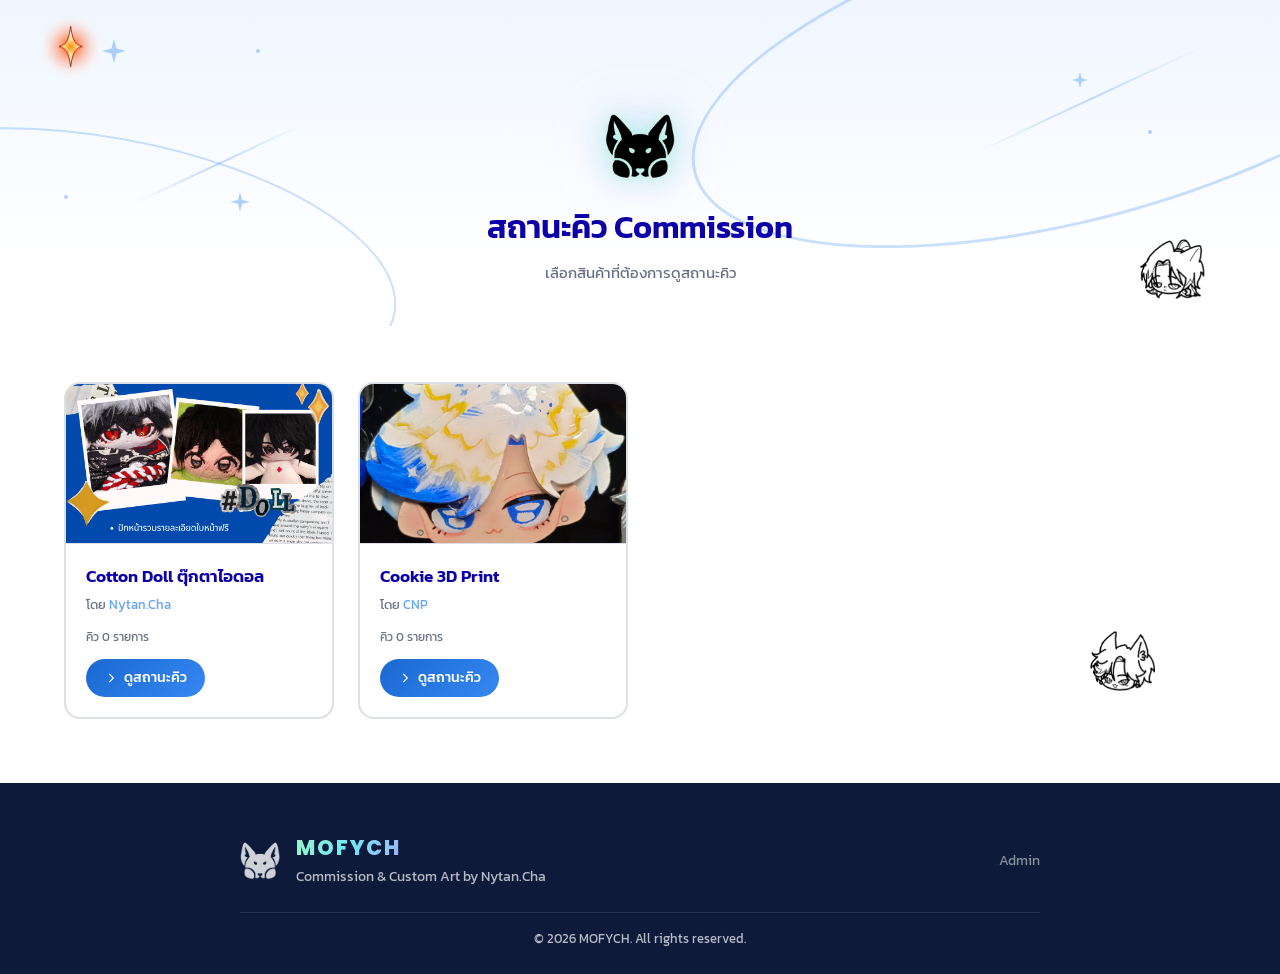
<file: queue.html>
<!DOCTYPE html>
<html lang="th" data-theme="light">

<head>
    <meta charset="UTF-8">
    <meta name="viewport" content="width=device-width, initial-scale=1.0">
    <title>MOFYCH — สถานะคิว Commission</title>
    <meta name="description" content="ดูสถานะคิวงาน Commission จาก MOFYCH / Nytan.Cha แบบเรียลไทม์">
    <link rel="icon" id="dynamicFavicon" href="logo/Logo.png" type="image/png">
    <script>
        (function () {
            var img = new Image();
            img.onload = function () {
                var c = document.createElement('canvas');
                c.width = 64; c.height = 64;
                var ctx = c.getContext('2d');
                ctx.beginPath(); ctx.arc(32, 32, 32, 0, Math.PI * 2); ctx.fillStyle = '#ffffff'; ctx.fill();
                ctx.drawImage(img, 8, 8, 48, 48);
                var link = document.getElementById('dynamicFavicon');
                if (link) { link.href = c.toDataURL('image/png'); }
            };
            img.src = 'logo/Logo.png';
        })();
    </script>
    <link rel="preconnect" href="https://fonts.googleapis.com">
    <link rel="preconnect" href="https://fonts.gstatic.com" crossorigin>
    <link
        href="https://fonts.googleapis.com/css2?family=Kanit:wght@300;400;500;600;700&family=Poppins:wght@400;600;700;800&display=swap"
        rel="stylesheet">
    <link rel="stylesheet" href="style.css?v=23">
    <!-- มาสคอต A/B — ย้ายออกมาจาก style.css เพื่อให้หน้าแรก (ธีม Figma) ใช้ได้ด้วย -->
    <link rel="stylesheet" href="mascot.css?v=7">
    <link rel="stylesheet" href="queue-style.css">
    <link rel="stylesheet" href="mf-dock.css?v=2">
</head>

<body class="queue-body" data-mf-dock-page="queue">
    <!-- Sparkle particles -->
    <div class="sparkle-container" id="sparkleContainer"></div>

    <!-- มาสคอต A — แมวหยิ่ง (โครง 4 ชั้นเหมือนหน้าแรก ห้ามยุบชั้น) -->
    <div class="wanderer" id="wanderer1" data-mascot="a">
        <div class="wanderer-flip">
            <div class="wanderer-hop">
                <div class="wanderer-inner">
                    <img src="images/charA.png" alt="Mascot 1" class="wanderer-img" id="imgWanderer1">
                </div>
            </div>
        </div>
        <div class="wanderer-tooltip">Drag Me!</div>
    </div>

    <!-- มาสคอต B — หมาเด็ก -->
    <div class="wanderer" id="wanderer2" data-mascot="b">
        <div class="wanderer-flip">
            <div class="wanderer-hop">
                <div class="wanderer-inner">
                    <img src="images/charB.png" alt="Mascot 2" class="wanderer-img" id="imgWanderer2">
                </div>
            </div>
        </div>
        <div class="wanderer-tooltip">Drag Me!</div>
    </div>

    <!-- Navbar -->

    <!-- Hero: Brand Header -->
    <section class="queue-hero">
        <!-- Decorative elements -->
        <div class="hero-deco">
            <div class="wave wave-1"></div>
            <div class="wave wave-2"></div>
            <svg class="star-4pt star-1" viewBox="0 0 24 24">
                <path d="M12 0L14.5 9.5L24 12L14.5 14.5L12 24L9.5 14.5L0 12L9.5 9.5Z" fill="currentColor" />
            </svg>
            <svg class="star-4pt star-2" viewBox="0 0 24 24">
                <path d="M12 0L14.5 9.5L24 12L14.5 14.5L12 24L9.5 14.5L0 12L9.5 9.5Z" fill="currentColor" />
            </svg>
            <svg class="star-4pt star-3" viewBox="0 0 24 24">
                <path d="M12 0L14.5 9.5L24 12L14.5 14.5L12 24L9.5 14.5L0 12L9.5 9.5Z" fill="currentColor" />
            </svg>
            <div class="dot-particle dot-1"></div>
            <div class="dot-particle dot-2"></div>
            <div class="dot-particle dot-3"></div>
            <div class="shooting-line sl-1"></div>
            <div class="shooting-line sl-2"></div>
        </div>

        <div class="queue-hero-inner">
            <div class="hero-logo-wrap">
                <img src="logo/Logo.png" alt="MOFYCH" class="hero-logo-img hologram-glow">
            </div>
            <h1 class="queue-page-title">สถานะคิว Commission</h1>
            <p class="queue-page-desc" id="queuePageDesc">เลือกสินค้าที่ต้องการดูสถานะคิว</p>
        </div>
    </section>

    <!-- Product Selector Section -->
    <section class="product-selector-section" id="productSelectorSection">
        <div class="product-selector-grid" id="productSelectorGrid">
            <!-- Rendered by JS -->
        </div>
    </section>

    <!-- Queue View Section (hidden initially) -->
    <section class="queue-view-section" id="queueViewSection">
        <!-- Back button -->
        <button class="queue-back-btn" onclick="showProductSelector()">
            <svg viewBox="0 0 24 24" width="16" height="16" fill="none" stroke="currentColor" stroke-width="2">
                <polyline points="15 18 9 12 15 6" />
            </svg>
            กลับเลือกสินค้า
        </button>

        <!-- Product title -->
        <h2 class="queue-product-title" id="queueProductTitle"></h2>

        <!-- Info bar: Artist + Stats -->
        <div class="queue-info-bar">
            <div class="artist-card">
                <img src="logo/Logo.png" alt="Artist" class="artist-avatar">
                <div class="artist-info">
                    <div class="artist-name">—</div>
                    <div class="artist-role">Artist</div>
                </div>
            </div>
            <div class="queue-stats">
                <div class="queue-stat">
                    <div class="queue-stat-value stat-total" id="statTotal">0</div>
                    <div class="queue-stat-label">คิวทั้งหมด</div>
                </div>
                <div class="queue-stat">
                    <div class="queue-stat-value stat-progress" id="statProgress">0</div>
                    <div class="queue-stat-label">กำลังทำ</div>
                </div>
                <div class="queue-stat">
                    <div class="queue-stat-value stat-done" id="statDone">0</div>
                    <div class="queue-stat-label">เสร็จแล้ว</div>
                </div>
            </div>
        </div>

        <!-- Queue Table -->
        <div class="queue-table-container">
            <div class="queue-table-scroll">
                <table class="queue-table" id="queueTable">
                    <thead>
                        <tr>
                            <!-- Dynamic headers rendered by JS -->
                        </tr>
                    </thead>
                    <tbody id="queueTableBody">
                        <!-- Rendered by JS -->
                    </tbody>
                </table>
            </div>
        </div>

        <!-- Empty state -->
        <div class="queue-empty" id="queueEmpty" style="display:none;">
            <img src="logo/Logo.png" alt="" class="queue-empty-img">
            <p>ยังไม่มีคิวงานสำหรับสินค้านี้</p>
        </div>
    </section>

    <!-- Footer -->
    <footer class="footer">
        <div class="container">
            <div class="footer-content">
                <div class="footer-brand">
                    <img src="logo/Logo.png" alt="MOFYCH" class="footer-logo-img">
                    <div>
                        <span class="logo-text hologram">MOFYCH</span>
                        <p>Commission & Custom Art by Nytan.Cha</p>
                    </div>
                </div>
                <div class="footer-links"><a href="admin.html" class="footer-link">Admin</a></div>
            </div>
            <div class="footer-bottom">
                <p>&copy; 2026 MOFYCH. All rights reserved.</p>
            </div>
        </div>
    </footer>

    <div class="toast-container" id="toastContainer"></div>
    <script src="script.js?v=36"></script>
    <script src="queue-script.js"></script>
    <script src="mf-dock.js?v=5"></script>
</body>

</html>
</file>
<file: estimate-style.css>
/* ============================================================
   MOFYCH — หน้าประเมินราคา (ฝั่งลูกค้า)
   ธีมเดียวกับ hero ใหม่ ไม่ใช่ธีมเว็บดูดวง

   กฎสีของเว็บ (palette 11 สี · แบ่งตามหน้าที่ ไม่ใช่ตามใจ)
     1. โครงสร้าง/หมึก     → --brand #0E00A8 ตัวเดียว (เส้น ตัวอักษร ขอบการ์ด ปุ่มหลัก)
     2. โลหะ medieval      → --gold #D8B45A + --burgundy — "เส้น" เท่านั้น ห้ามถมเป็นพื้น
     3. ท้องฟ้าไกล         → --violet + --blue ต้องจางเสมอ (แสงเรือง วงโคจร ดาว)
     4. โฮโลแกรม           → cyan → mint → lavender → pink เดินครบชุดตามสเปกตรัม
                             ใช้กับ "ของที่เปล่งแสง" เท่านั้น ห้ามหยิบสีเดียวไปทาเดี่ยว

   ⚠ ห้ามใช้พื้นเข้มเต็มหน้า / กระดาษครีม / ทองถมทึบ — เว็บนี้มีโหมดสว่างอย่างเดียว
     พื้นของ hero คือ "ขาว" แล้วปล่อยให้งานอาร์ตม่วงเป็นตัวเล่าเรื่อง

   งานอาร์ตทุกชิ้นในไฟล์นี้ = ไฟล์จริงจาก Figma ของ hero (images/figma/**)
   ไม่มีการวาดใหม่ ที่ครอปคือครอปจากเฟรม 1920x2879 ตัวเดิม
   ============================================================ */

:root {
    /* ---- palette 11 สี (ตรงกับ style.css) ---- */
    --brand: #0E00A8;
    --navy: #0D1A3A;
    --cyan: #71EAF3;
    --blue: #95C1FB;
    --lavender: #C8A6F7;
    --pink: #F8A9D6;
    --mint: #9DF3C9;
    --gold: #D8B45A;
    --burgundy: #7C2D45;
    --violet: #2B1E5C;
    --paper: #EFF6FF;
    --silver: #B7BBC4;

    /* ---- หมึกของ hero: ตัวอักษรในดีไซน์เป็นดำจริง ตัวช่วยเป็นเทา #777A80 ---- */
    --ink: #000000;
    --gray: #777A80;

    /* ---- เส้น ---- */
    --rule: rgba(14, 0, 168, .22);
    --rule-soft: rgba(14, 0, 168, .10);
    --rule-gold: rgba(216, 180, 90, .55);

    /* ---- ดาวสี่แฉกของ hero (background Star_3 · ฟ้าคราม) ใช้เป็นหัวข้อย่อย ---- */
    --star-blue: url("data:image/svg+xml,%3Csvg xmlns='http://www.w3.org/2000/svg' viewBox='707 142 69 107'%3E%3Cpath d='M741.376 142.327C741.376 142.327 743.497 172.24 751.159 184.221C758.821 196.202 775.383 195.501 775.383 195.501C775.383 195.501 758.821 194.8 751.159 206.781C743.497 218.762 741.376 248.675 741.376 248.675C741.376 248.675 739.256 218.762 731.594 206.781C723.932 194.8 707.37 195.501 707.37 195.501C707.37 195.501 723.932 196.202 731.594 184.221C739.256 172.24 741.376 142.327 741.376 142.327Z' fill='%2395C1FB'/%3E%3C/svg%3E");

    /* ---- แถบโฮโล: stop เดียวกับปุ่มใน hero (lookup-main/button.svg) ---- */
    --holo: linear-gradient(90deg, #71EAF3 0%, #9DF3C9 33%, #C8A6F7 66%, #F8A9D6 100%);

    --wrap: min(1180px, calc(100% - 40px));
}

* {
    box-sizing: border-box;
}

html {
    background: #ffffff;
    scroll-behavior: smooth;
}

body.est {
    margin: 0;
    min-height: 100vh;
    overflow-x: hidden;
    color: var(--ink);
    font-family: 'Kanit', system-ui, sans-serif;
    font-weight: 300;
    background: #ffffff;
}

/* ============================================================
   ท้องฟ้าของทั้งหน้า — แสงม่วงจางบนพื้นขาว
   ค่าสีก๊อปจาก Rectangle 12 ของ hero (#999DFF จางไปขาวที่ 73%)
   ============================================================ */
.est-sky {
    position: fixed;
    inset: 0;
    z-index: -2;
    pointer-events: none;
    background:
        radial-gradient(120% 70% at 82% -10%, rgba(153, 157, 255, .30), transparent 60%),
        radial-gradient(90% 60% at 6% 108%, rgba(200, 166, 247, .22), transparent 62%),
        #ffffff;
}

/* ดาวของ hero โปรยบนพื้นหลัง — ไฟล์จริงจาก images/figma/outer/ */
.est-sky span {
    position: absolute;
    display: block;
    background: no-repeat center / contain;
    opacity: .5;
}

.est-sky span:nth-child(1) {
    top: 34%;
    left: 4%;
    width: 34px;
    height: 52px;
    background-image: url('images/figma/outer/Star 6.svg');
}

.est-sky span:nth-child(2) {
    top: 58%;
    right: 3%;
    width: 46px;
    height: 70px;
    background-image: url('images/figma/outer/Star 5.svg');
}

.est-sky span:nth-child(3) {
    top: 80%;
    left: 8%;
    width: 40px;
    height: 62px;
    background-image: url('images/figma/outer/Star 5-1.svg');
    opacity: .32;
}

.est-sky span:nth-child(4) {
    top: 20%;
    right: 7%;
    width: 120px;
    height: 105px;
    background-image: url('images/figma/outer/Group 25.svg');
    opacity: .38;
}

/* ============================================================
   แถบหัวหน้า — ครอปพื้นหลัง hero ของจริงมาใช้ตรงๆ
   ทุกเลเยอร์ viewBox 1920x2879 เท่ากัน → ซ้อนที่ inset:0 แล้วตรงเป๊ะ
   ตัวแถบสูงตามสัดส่วนเฟรม hero (1920 x 1040) แล้ว clamp ไม่ให้สูงเกินไป
   ============================================================ */
.est-band {
    position: relative;
    isolation: isolate;
    overflow: hidden;
    min-height: 430px;
    padding-bottom: 54px;
}

.est-band__art {
    position: absolute;
    inset: 0;
    z-index: -1;
    pointer-events: none;
}

/* งานอาร์ตกว้างเท่าจอ สูงตามสัดส่วนของเฟรมเต็ม แล้วให้ .est-band ตัดเอง
   (เหมือนที่ Figma ตัดที่ขอบเฟรม ไม่ใช่ตัดทีละเลเยอร์) */
.est-band__art img {
    position: absolute;
    top: 0;
    left: 0;
    width: 100%;
    height: auto;
    display: block;
}

/* ไล่เป็นขาวที่ขอบล่าง — รอยตัดจะได้อ่านเป็นหมอก ไม่ใช่รอยกรรไกร */
.est-band::after {
    content: '';
    position: absolute;
    right: 0;
    bottom: 0;
    left: 0;
    z-index: -1;
    height: 190px;
    pointer-events: none;
    background: linear-gradient(rgba(255, 255, 255, 0), #ffffff 82%);
}

.est-band__inner {
    position: relative;
    width: var(--wrap);
    margin: 0 auto;
    /* แถบหัวเดิม โลโก้กับปุ่มกลับหน้าฝากแทค ถอดออก 3 ต.ค. ตามที่ผู้เขียนสั่ง
       เมนูดาว mf-dock อยู่ที่ช่องนี้แทน  ความสูงเท่าแถบเดิมจอคอม หัวเรื่องจึงอยู่ที่เดิม */
    padding-top: 95px;
}

/* ---------- แถบบน ---------- */
.est-nav {
    display: flex;
    align-items: center;
    justify-content: space-between;
    gap: 20px;
    padding: 22px 0 0;
}

.est-brand {
    display: inline-flex;
    align-items: center;
    gap: 11px;
    color: var(--ink);
    text-decoration: none;
    font-size: 20px;
    font-weight: 500;
    letter-spacing: .02em;
}

.est-brand img {
    width: 40px;
    height: 40px;
    object-fit: contain;
}

/* ลิงก์กลับ = ปุ่มเมนูของ hero ครอปมาแล้ว "กลับด้าน" ซ้าย-ขวา
   ปลายมนกับดาวจึงไปอยู่ทางซ้าย อ่านเป็นทิศย้อนกลับ ส่วนพื้นทึบก็ย้ายมาอยู่ซ้ายให้ตัวหนังสืออ่านออก
   ไฟล์อาร์ตมาจาก build-back-button.py (Group 43 = ปกติ · Group 40 = เมาส์วาง)
   ขนาดกับสไตล์ตัวหนังสือยกมาจาก Figma ตรงๆ: ปุ่ม 413.73x72.71 · Kanit 500 28.7107 · สี #EFF6FF
   ตัวหนังสือเป็น text จริงใน HTML ไม่ใช่ส่วนหนึ่งของภาพ (ไฟล์ SVG ถอดป้ายเดิมออกแล้ว)

   จังหวะขยับลอกมาจากปุ่มเมนูใน hero (figma-anim.css ส่วนที่ 7) ทั้งชุด:
     เมาส์วาง  ยกขึ้น 4 · เคิร์ฟเลยเป้าแล้วกลับ = จังหวะเด้งของปุ่มเกม
     กด        ยุบลง 5 · สั้น 0.07 วิ เคิร์ฟตรง ไม่เด้ง = ต้องรู้สึกหนับ
     สลับป้าย  ไล่ opacity 0.18 วิ ไม่ใช่เปลี่ยนวับ
   ใช้ translate ไม่ใช่ transform เหมือน hero — คนละพร็อพจึงไม่ไปทับกับอย่างอื่น */
.est-back {
    /* ย่อทั้งปุ่มด้วยตัวแปรตัวเดียว ทุกอย่างคิดเป็นสัดส่วนของความกว้างจริงใน Figma (413.73)
       จะได้ไม่มีทางเพี้ยนสัดส่วนตอนจอแคบ · --back-k มีหน่วยเป็น px (เลข x --back-k = px) */
    --back-w: 413.73px;
    --back-k: calc(var(--back-w) / 413.73);
    position: relative;
    display: inline-flex;
    align-items: center;
    box-sizing: border-box;
    width: var(--back-w);
    height: calc(72.71 * var(--back-k));
    /* ดาวสามดวงกินพื้นที่ 22.45–43.84 จากขอบซ้าย เว้นให้พ้นก่อนเริ่มตัวหนังสือ */
    padding-left: calc(55 * var(--back-k));
    color: #EFF6FF;
    text-decoration: none;
    font-size: calc(28.7107 * var(--back-k));
    font-weight: 500;
    line-height: 1;
    white-space: nowrap;
    will-change: translate;
    transition: translate 0.3s cubic-bezier(.34, 1.56, .64, 1);
}

.est-back__art {
    position: absolute;
    inset: 0;
    background: url('images/figma/parts/back-button.svg') no-repeat 0 0 / 100% 100%;
    transition: opacity 0.18s ease;
}

.est-back__art--on {
    background-image: url('images/figma/parts/back-button-hover.svg');
    opacity: 0;
}

.est-back__tx {
    position: relative;
}

.est-back:hover .est-back__art--on,
.est-back:focus-visible .est-back__art--on {
    opacity: 1;
}

.est-back:hover,
.est-back:focus-visible {
    translate: 0 calc(-4 * var(--back-k));
}

/* กดต้องหนับ ไม่ต้องเด้ง — ทับเคิร์ฟเด้งข้างบนให้สั้นและตรง */
.est-back:active {
    translate: 0 calc(5 * var(--back-k));
    transition-duration: 0.07s;
    transition-timing-function: cubic-bezier(.4, 0, 1, 1);
}

/* ---------- หัวเรื่อง — วางชิดซ้ายเหมือน hero ----------
   ใน Figma คลื่นม่วงเริ่มที่ x 814 จาก 1920 (= 42% ของเฟรม)
   ฝั่งซ้ายจึงต้องโล่งไว้ ไม่งั้นตัวหนังสือไปทับคลื่น */
.est-head {
    max-width: min(560px, 46%);
    padding: 58px 0 0;
}

.est-eyebrow {
    margin: 0 0 10px;
    display: flex;
    align-items: center;
    gap: 9px;
    color: var(--brand);
    font-size: 15px;
    font-weight: 400;
}

.est-eyebrow::before {
    content: '';
    width: 15px;
    height: 23px;
    background: var(--star-blue) no-repeat center / contain;
}

.est-head h1 {
    margin: 0;
    font-size: clamp(30px, 3.4vw, 44px);
    line-height: 1.34;
    font-weight: 500;
    color: var(--ink);
}

.est-head h1 em {
    font-style: normal;
    color: var(--brand);
}

.est-head > p {
    max-width: 560px;
    margin: 14px 0 0;
    color: var(--gray);
    font-size: 17px;
    line-height: 1.75;
    font-weight: 300;
}

/* ============================================================
   ตั๋ว — ทรงของ hero: สี่เหลี่ยมเส้นบาง + รอยเว้าครึ่งวงกลมสองข้าง
   ทำด้วย mask สองชั้น (ชั้นนอกสีหมึก = เส้นขอบ · ชั้นในขาว)
   ครึ่งซ้าย/ครึ่งขวาแยก layer จึงไม่ต้องพึ่ง mask-composite
   ============================================================ */
.tk {
    --notch: 11px;
    position: relative;
    background: var(--brand);
    -webkit-mask:
        radial-gradient(circle var(--notch) at 0 50%, transparent 98%, #000 100%) 0 0 / 50% 100% no-repeat,
        radial-gradient(circle var(--notch) at 100% 50%, transparent 98%, #000 100%) 100% 0 / 50% 100% no-repeat;
    mask:
        radial-gradient(circle var(--notch) at 0 50%, transparent 98%, #000 100%) 0 0 / 50% 100% no-repeat,
        radial-gradient(circle var(--notch) at 100% 50%, transparent 98%, #000 100%) 100% 0 / 50% 100% no-repeat;
}

.tk__in {
    position: relative;
    margin: 1px;
    background: #ffffff;
    -webkit-mask:
        radial-gradient(circle var(--notch) at -1px 50%, transparent 98%, #000 100%) 0 0 / 50% 100% no-repeat,
        radial-gradient(circle var(--notch) at calc(100% + 1px) 50%, transparent 98%, #000 100%) 100% 0 / 50% 100% no-repeat;
    mask:
        radial-gradient(circle var(--notch) at -1px 50%, transparent 98%, #000 100%) 0 0 / 50% 100% no-repeat,
        radial-gradient(circle var(--notch) at calc(100% + 1px) 50%, transparent 98%, #000 100%) 100% 0 / 50% 100% no-repeat;
}

/* ตั๋วราคาตั้งต้นใต้หัวเรื่อง */
.est-base {
    width: min(470px, 100%);
    margin-top: 30px;
}

.est-base .tk__in {
    padding: 17px 26px;
    display: grid;
    gap: 2px;
    background: var(--paper);
}

.est-base span {
    color: var(--brand);
    font-size: 14px;
    font-weight: 400;
    letter-spacing: .06em;
}

.est-base strong {
    font-size: 27px;
    font-weight: 500;
    color: var(--ink);
}

.est-base small {
    color: var(--gray);
    font-size: 14px;
    font-weight: 300;
}

/* ============================================================
   ตัวหน้า
   ============================================================ */
.est-main {
    width: var(--wrap);
    margin: 0 auto;
}

.est-layout {
    display: grid;
    grid-template-columns: minmax(0, 1.55fr) minmax(330px, .8fr);
    align-items: start;
    gap: 30px;
    padding-bottom: 56px;
}

/* กันไม่ให้แถบราคาลอยไปบังท้ายหน้า — เผื่อความสูงแถบ (~70) บวกช่องไฟ */
.est-foot {
    padding-bottom: calc(96px + env(safe-area-inset-bottom, 0px));
}

.est-form {
    display: grid;
    gap: 20px;
    min-width: 0;
}

/* ---------- การ์ดคำถาม — เส้นคู่แบบแผ่นภาพพิมพ์: หมึกข้างนอก ทองข้างใน ---------- */
.est-card {
    position: relative;
    min-width: 0;
    margin: 0;
    padding: 26px 28px 28px;
    background: #ffffff;
    border: 1px solid var(--rule);
}

.est-card::before {
    content: '';
    position: absolute;
    inset: 5px;
    border: 1px solid var(--rule-gold);
    pointer-events: none;
}

.est-card > * {
    position: relative;
}

/* หัวข้อคร่อมเส้น — ต้องมีพื้นขาวคั่น ไม่งั้นเส้นทองด้านในลอดใต้ตัวหนังสือ */
.est-card legend {
    margin-left: -10px;
    padding: 0 10px;
    display: flex;
    align-items: baseline;
    gap: 10px;
    background: #ffffff;
    font-size: 21px;
    font-weight: 500;
    color: var(--ink);
}

.est-card legend b {
    color: var(--brand);
    font-size: 15px;
    font-weight: 400;
    letter-spacing: .1em;
}

.est-help {
    margin: 4px 0 18px;
    color: var(--gray);
    font-size: 15px;
    line-height: 1.7;
    font-weight: 300;
}

/* ---------- ตัวเลือกแบบมีรูป ---------- */
.pick-grid {
    display: grid;
    grid-template-columns: repeat(4, minmax(0, 1fr));
    gap: 11px;
}

.pick-grid--lg {
    grid-template-columns: repeat(3, minmax(0, 1fr));
}

/* เรียงเป็นคอลัมน์เพื่อให้ต่อช่องกรอกราคาไว้ใต้การ์ดได้
   (label ใช้ flex:1 แทน height:100% ไม่งั้นการ์ดที่มีช่องราคาจะล้นแถว) */
.pick {
    position: relative;
    min-width: 0;
    display: flex;
    flex-direction: column;
}

/* `>` เท่านั้น — ไม่งั้นกฎซ่อนตัวนี้ไปโดนช่องกรอกราคาใน .choice-price ด้วย แล้วช่องหายทั้งช่อง */
.pick > input {
    position: absolute;
    opacity: 0;
    pointer-events: none;
}

.pick label {
    flex: 1;
    padding: 10px 11px 12px;
    display: flex;
    flex-direction: column;
    gap: 7px;
    cursor: pointer;
    background: #ffffff;
    border: 1px solid var(--rule-soft);
    transition: border-color .18s ease, box-shadow .18s ease, background .18s ease;
}

.pick label:hover {
    border-color: var(--blue);
    box-shadow: 0 6px 18px rgba(14, 0, 168, .08);
}

/* เลือกแล้ว = เส้นหมึกเข้ม + พื้นขาวฟ้า (ไม่ใช้เรืองแสง ไม่ใช้ทอง) */
.pick input:checked + label {
    background: var(--paper);
    border-color: var(--brand);
    box-shadow: inset 0 0 0 1px var(--brand);
}

.pick input:focus-visible + label {
    outline: 2px solid var(--brand);
    outline-offset: 2px;
}

.pick img {
    width: 100%;
    aspect-ratio: 240 / 190;
    object-fit: contain;
    background: linear-gradient(160deg, #ffffff, rgba(153, 157, 255, .14));
    border: 1px solid var(--rule-soft);
}

.pick strong {
    font-size: 15px;
    font-weight: 500;
    color: var(--ink);
}

.pick small {
    color: var(--gray);
    font-size: 13px;
    line-height: 1.5;
    font-weight: 300;
}

/* ---------- ตัวเลือกแบบบรรทัด ---------- */
.row-grid {
    display: grid;
    grid-template-columns: repeat(3, minmax(0, 1fr));
    gap: 8px;
}

.stack-grid {
    display: grid;
    gap: 8px;
}

.opt {
    position: relative;
}

.opt > input {
    position: absolute;
    opacity: 0;
    pointer-events: none;
}

.opt label {
    min-height: 48px;
    display: flex;
    align-items: center;
    justify-content: space-between;
    gap: 10px;
    padding: 11px 14px;
    cursor: pointer;
    background: #ffffff;
    border: 1px solid var(--rule-soft);
    font-size: 15px;
    font-weight: 300;
    transition: border-color .18s ease, background .18s ease;
}

.opt label:hover {
    border-color: var(--blue);
}

.opt input:checked + label {
    background: var(--paper);
    border-color: var(--brand);
    box-shadow: inset 0 0 0 1px var(--brand);
}

.opt input:focus-visible + label {
    outline: 2px solid var(--brand);
    outline-offset: 2px;
}

.opt em {
    color: var(--brand);
    font-size: 14px;
    font-style: normal;
    font-weight: 400;
    white-space: nowrap;
}

/* ---------- ช่องกรอก ---------- */
.field-grid {
    display: grid;
    grid-template-columns: .85fr 1.15fr;
    gap: 20px;
}

.field {
    display: flex;
    flex-direction: column;
    gap: 6px;
    min-width: 0;
}

.field > span {
    font-size: 16px;
    font-weight: 400;
}

.field > small {
    color: var(--gray);
    font-size: 13px;
    line-height: 1.5;
    font-weight: 300;
}

/* ช่องพิมพ์ของ hero: ไม่มีกล่อง มีแค่เส้นใต้หมึก */
.field input[type="number"],
.addon--num input {
    width: 100%;
    height: 42px;
    padding: 0 2px;
    color: var(--ink);
    background: transparent;
    border: 0;
    border-bottom: 1px solid var(--brand);
    font: 400 18px 'Kanit', sans-serif;
    outline: none;
}

.field input[type="number"]:focus,
.addon--num input:focus {
    border-bottom-width: 2px;
}

.field em {
    color: var(--brand);
    font-size: 14px;
    font-style: normal;
    font-weight: 400;
}

/* ---------- ของเสริม ---------- */
.addon-grid {
    display: grid;
    grid-template-columns: repeat(2, minmax(0, 1fr));
    gap: 8px;
}

.addon {
    min-height: 52px;
    padding: 10px 13px;
    display: flex;
    align-items: center;
    gap: 11px;
    cursor: pointer;
    background: #ffffff;
    border: 1px solid var(--rule-soft);
    transition: border-color .18s ease, background .18s ease;
}

.addon:hover {
    border-color: var(--blue);
}

.addon:has(input:checked) {
    background: var(--paper);
    border-color: var(--brand);
    box-shadow: inset 0 0 0 1px var(--brand);
}

.addon input[type="checkbox"] {
    width: 17px;
    height: 17px;
    accent-color: var(--brand);
}

.addon span {
    display: flex;
    flex: 1;
    justify-content: space-between;
    gap: 10px;
    font-size: 15px;
    font-weight: 300;
}

.addon em {
    color: var(--brand);
    font-size: 14px;
    font-style: normal;
    font-weight: 400;
    white-space: nowrap;
}

.addon--num {
    align-items: stretch;
    flex-direction: column;
    gap: 2px;
}

/* ---------- ช่องกรอกราคาของรายการที่ตกลงราคากันเอง ----------
   เปีย/มวย/ลอน/มัด · ผมยาวจากผ้าทั้งชิ้น · ลายซับซ้อน · ปักเพิ่มนอกใบหน้า
   โผล่เฉพาะตอนรายการนั้นถูกเลือก และต่อท้ายกล่องเดิมให้อ่านเป็นชิ้นเดียวกัน */
/* ต้องเจาะ .pick > / .opt > ให้ชนะ `.pick label` กับ `.opt label` ที่กินทั้งกรอบและ display */
.pick > .choice-price,
.opt > .choice-price {
    display: none;
    flex: 0 0 auto;
    flex-direction: row;
    align-items: baseline;
    gap: 10px;
    min-height: 0;
    padding: 7px 12px 10px;
    background: var(--paper);
    border: 1px solid var(--brand);
    border-top: 0;
    cursor: text;
}

.addon__price {
    display: none;
    align-items: baseline;
    gap: 10px;
    cursor: text;
}

.pick > input:checked ~ .choice-price,
.opt > input:checked ~ .choice-price,
.addon--price:has(input[type="checkbox"]:checked) .addon__price {
    display: flex;
}

.choice-price > span,
.addon__price > span {
    display: block;
    flex: 0 0 auto;
    color: var(--gray);
    font-size: 13px;
    font-weight: 300;
    white-space: nowrap;
}

.choice-price input,
.addon__price input {
    flex: 1;
    min-width: 0;
    height: 34px;
    padding: 0 2px;
    color: var(--ink);
    background: transparent;
    border: 0;
    border-bottom: 1px solid var(--brand);
    font: 400 17px 'Kanit', sans-serif;
    outline: none;
}

.choice-price input:focus,
.addon__price input:focus {
    border-bottom-width: 2px;
}

/* ปักเพิ่มนอกใบหน้า — ติ๊กกับช่องราคาอยู่คนละ label จึงต้องซ้อนสองแถวเอง */
.addon--price {
    flex-direction: column;
    align-items: stretch;
    gap: 0;
    padding: 0;
    cursor: default;
}

.addon__pick {
    min-height: 52px;
    padding: 10px 13px;
    display: flex;
    align-items: center;
    gap: 11px;
    cursor: pointer;
}

.addon__price {
    padding: 0 13px 11px;
}

/* ============================================================
   คอลัมน์ขวา — กรอบใส่สไปรท์ตุ๊กตา
   ใช้กรอบใบเดียวกับที่อยู่บนการ์ดประเมินราคา แยกเป็นสามชั้น:
     doll-frame.svg       พื้นขาวทรงมุมเว้า  = ชั้นล่าง
     #dollSprites         ชั้นสไปรท์         = ตรงกลาง (ยังว่าง รอไฟล์จริง)
     doll-frame-line.svg  เส้นขอบ + ขอบทอง  = ชั้นบน พิมพ์ทับสไปรท์
   ข้างหลังมีวงแหวนทองของ hero (bg-spin) ครอปมาใช้ตรงๆ
   ============================================================ */
.est-doll-wrap {
    position: sticky;
    top: 20px;
    min-width: 0;
}

/* วงแหวนทอง 4 ชั้น — ครอปจาก main-web/layers/09_bg-spin.svg
   วงอยู่ที่ cx1239.62 cy512.867 r สูงสุด 339 → กรอบ 680x680 เริ่มที่ (900,174) */
.rings {
    position: absolute;
    top: -78px;
    right: -104px;
    z-index: -1;
    width: 300px;
    aspect-ratio: 1;
    overflow: hidden;
    opacity: .5;
    pointer-events: none;
}

.rings img {
    position: absolute;
    top: -25.588%;
    /* -174 / 680 */
    left: -132.353%;
    /* -900 / 680 */
    width: 282.353%;
    /* 1920 / 680 */
    height: auto;
}

/* สัดส่วนกรอบล็อกไว้ที่ 433:599 ตาม dollframe ใน Figma ห้ามยืดผิดส่วน */
.est-doll {
    position: relative;
    width: 100%;
    max-width: 433px;
    margin: 0 auto;
    aspect-ratio: 433 / 599;
    background: url('images/pricing/doll-frame.svg') no-repeat 0 0 / 100% 100%;
}

/* เส้นขอบเป็นชั้นบนสุด วางเป็น ::after จะได้ไม่ต้องมี element เปล่าเพิ่ม */
.est-doll::after {
    content: '';
    position: absolute;
    inset: 0;
    background: url('images/pricing/doll-frame-line.svg') no-repeat 0 0 / 100% 100%;
    pointer-events: none;
}

/* ช่องสไปรท์ = rect dollframe2 (94,298) 421x581 คิดเป็น % ของกรอบ 433x599
   ซ้าย (94-88)/433 · บน (298-289)/599 · กว้าง 421/433 · สูง 581/599 */
.est-doll__sprites {
    position: absolute;
    left: 1.386%;
    top: 1.502%;
    width: 97.229%;
    height: 96.995%;
}

/* ---------- ปุ่ม — ทรงตั๋วเหมือนปุ่มใน hero ---------- */
.est-btn {
    position: relative;
    min-height: 46px;
    padding: 11px 18px;
    cursor: pointer;
    color: var(--brand);
    background: #ffffff;
    border: 1px solid var(--brand);
    font: 400 16px 'Kanit', sans-serif;
    text-align: center;
    text-decoration: none;
    transition: background .18s ease, color .18s ease;
}

.est-btn:hover {
    background: var(--paper);
}

.est-btn--primary {
    color: var(--paper);
    background: var(--brand);
    border-color: var(--brand);
    overflow: hidden;
}

.est-btn--primary:hover {
    background: #1300E6;
    color: var(--paper);
}

.est-btn--primary::after {
    content: '';
    position: absolute;
    right: 0;
    bottom: 0;
    left: 0;
    height: 3px;
    background: var(--holo);
}

/* ============================================================
   ท้ายหน้า — ใช้แผ่นพื้นกับคำว่า MOFYCH ของ hero ตัวจริง
   Rectangle 36 = พื้นไล่สีขาว→#5A5FFF ของเซกชันล่าง (y 2009..2879)
   MOFYCH ต้องฝัง SVG ลงหน้า ฟอนต์ IBM Plex Serif ถึงจะทำงาน
   ============================================================ */
.est-foot {
    position: relative;
    isolation: isolate;
    overflow: hidden;
    min-height: 300px;
    padding: 110px 0 40px;
}

.est-foot__art {
    position: absolute;
    inset: 0;
    z-index: -1;
    pointer-events: none;
}

/* เลเยอร์สูงเท่าเฟรมเต็ม (2879) — ยึด "ขอบล่าง" ของเฟรมกับขอบล่างของหน้า
   แล้วให้ .est-foot ตัดส่วนบนเอง (เหมือน Figma ที่ตัดที่ขอบเฟรม)
   → คำว่า MOFYCH ที่ baseline 2933 ก็โดนตัดตรงเดิมกับใน hero พอดี */
.est-foot__art img,
.est-foot__art svg {
    position: absolute;
    right: 0;
    bottom: 0;
    left: 0;
    width: 100%;
    height: auto;
    display: block;
}

/* ไล่เป็นขาวที่ขอบบน — รอยตัดอ่านเป็นหมอกเหมือนแถบหัวหน้า */
.est-foot::before {
    content: '';
    position: absolute;
    top: 0;
    right: 0;
    left: 0;
    z-index: -1;
    height: 130px;
    pointer-events: none;
    background: linear-gradient(#ffffff 12%, rgba(255, 255, 255, 0));
}

.est-foot__inner {
    position: relative;
    width: var(--wrap);
    margin: 0 auto;
    display: flex;
    justify-content: space-between;
    align-items: flex-end;
    gap: 24px;
    padding-top: 26px;
    border-top: 1px solid var(--rule-gold);
}

.est-foot span {
    color: var(--brand);
    font-size: 15px;
    font-weight: 400;
    letter-spacing: .06em;
    white-space: nowrap;
}

.est-foot p {
    max-width: 540px;
    margin: 0;
    color: var(--gray);
    font-size: 14px;
    line-height: 1.7;
    font-weight: 300;
    text-align: right;
}

/* ============================================================
   แถบราคาลอยติดขอบล่างจอ — ขึ้นทุกขนาดจอ

   ของเดิมเป็นตั๋วผลลัพธ์ในคอลัมน์ขวา (จอใหญ่) หรือหัวหน้า (จอแคบ)
   ทั้งสองแบบต้องเลื่อนหาราคา แถบลอยเลยเห็นตลอดโดยไม่กินที่ในเนื้อหา
   แถบนี้ทับหน้าอยู่ → .est-layout ต้องเว้นที่ด้านล่าง ไม่งั้นบังท้ายหน้า
   ============================================================ */
.est-bar {
    position: fixed;
    right: 0;
    bottom: 0;
    left: 0;
    z-index: 40;
    background: rgba(255, 255, 255, .96);
    backdrop-filter: blur(6px);
    border-top: 1px solid var(--brand);
}

/* แถบโฮโลบางๆ บนขอบแถบ — ภาษาเดียวกับปุ่มหลักกับตั๋วราคาเดิม */
.est-bar::before {
    content: '';
    position: absolute;
    right: 0;
    top: 0;
    left: 0;
    height: 3px;
    background: var(--holo);
}

.est-bar__in {
    width: var(--wrap);
    margin: 0 auto;
    display: flex;
    align-items: center;
    gap: 8px 18px;
    padding: 12px 0 calc(12px + env(safe-area-inset-bottom, 0px));
}

.est-bar__label {
    margin: 0;
    flex: none;
    color: var(--gray);
    font-size: 14px;
    font-weight: 300;
    white-space: nowrap;
}

.est-bar__price {
    margin: 0 auto 0 0;
    flex: none;
    color: var(--brand);
    font-size: clamp(22px, 2.4vw, 30px);
    line-height: 1.2;
    font-weight: 500;
    white-space: nowrap;
}

.est-bar__act {
    display: flex;
    align-items: center;
    gap: 10px;
    flex: none;
}

/* ปุ่มบนแถบห้ามตัดบรรทัด ไม่งั้นแถบสูงขึ้นเป็นสองเท่าตอนจอแคบ */
.est-bar .est-btn {
    white-space: nowrap;
}

/* ปุ่มล้างเป็นกากบาท ไม่ใช่ตัวหนังสือ — ที่บนแถบมีน้อย และมันเป็นงานรอง */
.est-bar__clear {
    width: 46px;
    height: 46px;
    flex: none;
    cursor: pointer;
    color: var(--brand);
    background: #ffffff;
    border: 1px solid var(--brand);
    font: 300 26px/1 'Kanit', sans-serif;
    transition: background .18s ease;
}

.est-bar__clear:hover {
    background: var(--paper);
}

/* ============================================================
   ป๊อปอัปการ์ดราคา
   ============================================================ */
.card-pop[hidden] {
    display: none;
}

.card-pop {
    position: fixed;
    inset: 0;
    z-index: 1000;
    padding: 24px;
    display: grid;
    place-items: center;
    overflow-y: auto;
    background: rgba(13, 26, 58, .55);
    backdrop-filter: blur(6px);
}

.card-pop__box {
    width: min(520px, 100%);
    padding: 18px;
    background: #ffffff;
    border: 1px solid var(--brand);
}

.card-pop__head {
    margin-bottom: 14px;
    display: flex;
    align-items: center;
    justify-content: space-between;
    gap: 12px;
}

.card-pop__head small {
    color: var(--brand);
    font-size: 14px;
    font-weight: 400;
    letter-spacing: .08em;
}

.card-pop__head h2 {
    margin: 2px 0 0;
    font-size: 20px;
    font-weight: 500;
}

.card-pop__head button {
    width: 38px;
    height: 38px;
    cursor: pointer;
    color: var(--brand);
    background: transparent;
    border: 1px solid var(--rule);
    font-size: 22px;
    line-height: 1;
}

.card-pop__box img {
    width: 100%;
    max-height: 62vh;
    display: block;
    object-fit: contain;
    background: var(--paper);
    border: 1px solid var(--rule-soft);
}

.card-pop__box > a {
    margin-top: 14px;
    display: grid;
    place-items: center;
}

/* ============================================================
   จอเล็ก
   ============================================================ */
@media (max-width: 1080px) {
    .est-layout {
        grid-template-columns: 1fr;
    }

    .est-doll-wrap {
        position: static;
        grid-row: 1;
        max-width: 660px;
        margin: 0 auto;
        width: 100%;
    }

    .rings {
        top: -64px;
        right: -70px;
        width: 220px;
    }
}

@media (max-width: 760px) {
    /* จอแคบดาวย่อได้ต่ำสุดสเกล 0.6  ก้นดาวอยู่ราว 72px  เว้นเผื่อช่องอีกนิด */
    .est-band__inner {
        padding-top: 84px;
    }

    :root {
        --wrap: min(100% - 24px, 1180px);
    }

    .est-band {
        min-height: 360px;
        padding-bottom: 40px;
    }

    /* จอแคบ: ถ้าปล่อยงานอาร์ตกว้าง 100% ส่วน hero (สูง 1040 จาก 1920) จะเหลือเตี้ยมาก
       → ขยายผืนแล้วเลื่อนไปทางขวา ให้เห็นย่านคลื่น (x 814–1950) เต็มๆ เหมือนเดิม */
    .est-band__art img {
        width: 190%;
        left: -60%;
    }

    /* จอแคบไม่มีฝั่งซ้ายให้เว้นโล่งเหมือนเฟรม 1920 → ตัวหนังสือทับคลื่นแน่นอน
       คลุมฝ้าขาวทับงานอาร์ต ให้ภาพถอยไปเป็นพื้นหลัง ไม่ใช่แข่งกับตัวหนังสือ */
    .est-band__art::after {
        content: '';
        position: absolute;
        inset: 0;
        background: linear-gradient(rgba(255, 255, 255, .42), rgba(255, 255, 255, .74));
    }

    /* ดาวลอยของหน้าตัวใหญ่เกินไปบนจอแคบ ไปเบียดการ์ด */
    .est-sky span {
        display: none;
    }

    .est-head {
        max-width: 100%;
        padding-top: 40px;
    }

    .est-head > p,
    .est-base {
        max-width: 100%;
    }

    .est-card {
        padding: 22px 18px 24px;
    }

    /* ปุ่มกลับขนาดเต็มของ hero กว้าง 413.73 ล้นจอแคบ ย่อทั้งปุ่มลงตามสัดส่วน */
    .est-back {
        --back-w: 300px;
    }

    /* จอแคบ: กรอบสไปรท์อยู่บนสุดตามเบรกพอยต์ 1080 อยู่แล้ว ย่อลงหน่อยไม่ให้กินจอทั้งหน้า */
    .est-doll {
        max-width: 300px;
    }

    /* แถบล่าง: ตัดป้ายกำกับทิ้ง เหลือแค่ตัวเลขกับปุ่ม ไม่งั้นบีบกันจนตัดบรรทัด */
    .est-bar__label {
        display: none;
    }

    .est-bar__in {
        gap: 10px;
    }

    .pick-grid,
    .pick-grid--lg {
        grid-template-columns: repeat(2, minmax(0, 1fr));
    }

    .row-grid,
    .field-grid,
    .addon-grid {
        grid-template-columns: 1fr;
    }

    .est-foot__inner {
        flex-direction: column;
        align-items: flex-start;
    }

    .est-foot p {
        text-align: left;
    }
}

@media (max-width: 440px) {
    .est-brand span {
        display: none;
    }

    .est-back {
        --back-w: 224px;
    }

    .pick-grid,
    .pick-grid--lg {
        grid-template-columns: 1fr;
    }

    .pick label {
        display: grid;
        grid-template-columns: 104px 1fr;
        align-items: center;
        column-gap: 11px;
    }

    .pick img {
        grid-row: span 2;
    }
}
</file>
<file: mf-dock.css>
/* Floating customer menu. Keep every selector scoped to #mfDock. */
#mfDock {
    --mf-dock-top: 20px;   /* ช่องบนสุดที่แถบหัวเดิมเคยอยู่  หน้าแรกใช้ 152 เพราะมีฮีโร่ */
    --mf-fit: .6;
    position: fixed;
    inset: 0 auto auto 0;
    width: 1920px;
    height: 366px;
    z-index: 41;
    transform-origin: 0 0;
    transform: scale(var(--mf-fit)) translateY(var(--mf-dock-top));
    pointer-events: none;
    font-family: 'Kanit', sans-serif;
}

#mfDock[hidden] { display: none; }

#mfDock .mf-dock-star-art,
#mfDock .mf-dock-menu,
#mfDock .mf-dock-step,
#mfDock .mf-dock-art {
    position: absolute;
    left: 0;
    top: 0;
    width: 1920px;
    height: 0;
}

#mfDock .ly {
    position: absolute;
    left: 0;
    top: -2061px;
    width: 1920px;
    height: 2879px;
    overflow: visible;
    pointer-events: none;
}

#mfDock .mf-dock-star-art { z-index: 2; }

#mfDock .mf-dock-toggle {
    position: absolute;
    left: 55.9px;
    top: 0;
    z-index: 3;
    width: 100.2px;
    height: 100.2px;
    padding: 0;
    border: 0;
    border-radius: 50%;
    background: transparent;
    cursor: pointer;
    pointer-events: auto;
}

#mfDock .mf-dock-toggle:focus-visible {
    outline: 3px solid #0e00a8;
    outline-offset: 3px;
}

#mfDock .mf-dock-step {
    --mf-rung-top: 100.2px;
    --mf-in-wait: .1s;
    --mf-out-wait: 0s;
    --mf-tilt: 7deg;
    z-index: 1;
    transform-origin: 39.55px var(--mf-rung-top);
    pointer-events: none;
    transition: translate .46s cubic-bezier(.18, 1.5, .45, 1) var(--mf-in-wait),
        rotate .46s cubic-bezier(.18, 1.5, .45, 1) var(--mf-in-wait),
        opacity .01s linear var(--mf-in-wait), visibility 0s var(--mf-in-wait);
}

#mfDock #mfDockStep1 { --mf-rung-top: 100.2px; --mf-in-wait: .1s; --mf-out-wait: 0s; --mf-tilt: 7deg; }
#mfDock #mfDockStep2 { --mf-rung-top: 171.2px; --mf-in-wait: .17s; --mf-out-wait: .035s; --mf-tilt: 9deg; }
#mfDock #mfDockStep3 { --mf-rung-top: 242px; --mf-in-wait: .24s; --mf-out-wait: .07s; --mf-tilt: 6deg; }
#mfDock #mfDockStep4 { --mf-rung-top: 313px; --mf-in-wait: .31s; --mf-out-wait: .105s; --mf-tilt: 9deg; }

#mfDock .mf-dock-art { opacity: 1; transition: opacity .16s ease; }
#mfDock .mf-dock-art--hover { opacity: 0; }
#mfDock .mf-dock-step.is-on .mf-dock-art--normal { opacity: 0; }
#mfDock .mf-dock-step.is-on .mf-dock-art--hover { opacity: 1; }

#mfDock #mfDockNormalArt2 .ly { transform: translateY(71px); }
#mfDock #mfDockNormalArt3 .ly { transform: translateY(141.8px); }
#mfDock #mfDockNormalArt4 .ly { transform: translateY(212.8px); }
#mfDock #mfDockHoverArt1 .ly { transform: translate(-29.9px, -71px); }
#mfDock #mfDockHoverArt2 .ly { transform: translateX(-29.9px); }
#mfDock #mfDockHoverArt3 .ly { transform: translate(-29.9px, 70.8px); }
#mfDock #mfDockHoverArt4 .ly { transform: translate(-29.9px, 141.8px); }

#mfDock .mf-dock-label {
    position: absolute;
    z-index: 2;
    top: 0;
    left: 0;
    color: #eff6ff;
    font-size: 20.7543px;
    font-weight: 500;
    line-height: 1;
    white-space: nowrap;
    pointer-events: none;
}

#mfDock #mfDockLabel1 { left: 34.7806px; top: 133.6px; }
#mfDock #mfDockLabel2 { left: 62.7896px; top: 204.62px; }
#mfDock #mfDockLabel3 { left: 37.5366px; top: 275.45px; }
#mfDock #mfDockLabel4 { left: 42.6952px; top: 346.38px; }

#mfDock .mf-dock-link {
    position: absolute;
    left: -110px;
    top: 100.2px;
    z-index: 3;
    display: block;
    width: 299.1px;
    height: 52.6px;
    pointer-events: auto;
}

#mfDock #mfDockLink2 { top: 171.2px; }
#mfDock #mfDockLink3 { top: 242px; }
#mfDock #mfDockLink4 { top: 313px; }
#mfDock .mf-dock-step[aria-current="page"] { transform: translateX(29.9px); }

#mfDock .mf-dock-sr {
    position: absolute;
    width: 1px;
    height: 1px;
    padding: 0;
    margin: -1px;
    overflow: hidden;
    clip: rect(0, 0, 0, 0);
    white-space: nowrap;
    border: 0;
}

#mfDock:not(.is-open) .mf-dock-step {
    opacity: 0;
    visibility: hidden;
    translate: 0 calc(30px - var(--mf-rung-top));
    rotate: var(--mf-tilt);
    transition: translate .28s cubic-bezier(.5, -.45, .8, .4) var(--mf-out-wait),
        rotate .12s cubic-bezier(.3, 0, .3, 1) var(--mf-out-wait),
        opacity .09s linear calc(var(--mf-out-wait) + .19s),
        visibility 0s calc(var(--mf-out-wait) + .28s);
}

#mfDock:not(.is-open) .mf-dock-link { pointer-events: none; }

#mfDock.is-open .mf-dock-step {
    opacity: 1;
    visibility: visible;
    translate: 0 0;
    rotate: 0deg;
}

@media (prefers-reduced-motion: reduce) {
    #mfDock .mf-dock-step,
    #mfDock .mf-dock-art,
    #mfDock .mf-dock-label { transition: none; }
}
</file>
<file: fabrics-style.css>
/* ========================================
   MOFYCH  หน้าเลือกสีผ้า fabrics.html
   โหลดต่อจาก estimate-style.css  ใช้ตัวแปรสีชุดเดียวกัน (--brand --paper --rule --gray --holo)
   ธีมฝั่งลูกค้า  พื้นขาว  ไม่มีพื้นเข้ม  ทองเป็นเส้นบางเท่านั้น
   ======================================== */

.fab-main {
    padding: 28px 0 200px;          /* เว้นท้ายให้แถบสรุปที่ติดล่างจอ */
}

.fab-sample {
    margin: 0 0 18px;
    padding: 12px 16px;
    background: var(--paper);
    border: 1px dashed var(--rule);
    color: var(--brand);
    font-size: 15px;
    line-height: 1.6;
}

.fab-tabs {
    display: flex;
    gap: 10px;
}

.fab-tab {
    flex: 1 1 0;
    min-height: 52px;
    padding: 10px 16px;
    background: #ffffff;
    border: 1px solid var(--rule);
    color: var(--ink);
    font: 500 19px 'Kanit', sans-serif;
    cursor: pointer;
}

.fab-tab.is-on {
    background: var(--paper);
    border-color: var(--brand);
    color: var(--brand);
    box-shadow: inset 0 -3px 0 var(--brand);
}

.fab-note {
    margin: 12px 0 16px;
}

/* สามช่องต่อแถวบนมือถือ  เพิ่มตามความกว้างจอ */
.fab-grid {
    display: grid;
    grid-template-columns: repeat(3, minmax(0, 1fr));
    gap: 12px;
}

@media (min-width: 560px) {
    .fab-grid { grid-template-columns: repeat(4, minmax(0, 1fr)); }
}

@media (min-width: 820px) {
    .fab-grid { grid-template-columns: repeat(6, minmax(0, 1fr)); }
}

@media (min-width: 1100px) {
    .fab-grid { grid-template-columns: repeat(8, minmax(0, 1fr)); }
}

.fab-chip {
    display: flex;
    flex-direction: column;
    align-items: stretch;
    gap: 4px;
    min-width: 0;
    padding: 6px 6px 10px;
    background: #ffffff;
    border: 1px solid var(--rule-soft);
    color: var(--ink);
    font-family: 'Kanit', sans-serif;
    text-align: center;
    cursor: pointer;
}

.fab-chip:hover:not(:disabled) {
    border-color: var(--rule);
}

.fab-chip:focus-visible {
    outline: 2px solid var(--brand);
    outline-offset: 2px;
}

.fab-chip__swatch {
    position: relative;
    display: block;
    width: 100%;
    aspect-ratio: 1 / 1;
    border: 1px solid rgba(0, 0, 0, .12);
    background-position: center;
    background-size: cover;
}

.fab-chip__code {
    font-size: 17px;
    font-weight: 600;
    line-height: 1.2;
}

.fab-chip__name {
    color: var(--gray);
    font-size: 13px;
    font-weight: 300;
    line-height: 1.3;
    overflow-wrap: anywhere;
}

/* เลือกแล้ว  กรอบน้ำเงินเข้มหนาพร้อมแถบโฮโลเส้นบางด้านบน */
.fab-chip.is-picked {
    border: 2px solid var(--brand);
    padding: 5px 5px 9px;
    background: var(--paper);
}

.fab-chip.is-picked .fab-chip__swatch::after {
    content: '';
    position: absolute;
    left: 0;
    right: 0;
    top: 0;
    height: 4px;
    background: var(--holo);
}

.fab-chip.is-out {
    cursor: not-allowed;
    opacity: .45;
}

.fab-chip__out {
    position: absolute;
    left: 50%;
    top: 50%;
    transform: translate(-50%, -50%);
    padding: 2px 8px;
    background: #ffffff;
    color: var(--ink);
    font-size: 13px;
    font-weight: 500;
}

.fab-more {
    margin: 28px 0 0;
    color: var(--gray);
    font-size: 15px;
}

.fab-more a {
    color: var(--brand);
}

/* ---------- แถบสรุปติดล่างจอ ---------- */
.fab-tray {
    position: fixed;
    left: 0;
    right: 0;
    bottom: 0;
    z-index: 20;
    display: flex;
    flex-wrap: wrap;
    align-items: center;
    justify-content: space-between;
    gap: 10px 16px;
    padding: 12px max(16px, calc((100% - 1180px) / 2)) calc(12px + env(safe-area-inset-bottom));
    background: #ffffff;
    border-top: 1px solid var(--rule);
    box-shadow: 0 -8px 24px rgba(14, 0, 168, .08);
    font-family: 'Kanit', sans-serif;
}

.fab-tray::before {
    content: '';
    position: absolute;
    left: 0;
    right: 0;
    top: 0;
    height: 2px;
    background: var(--holo);
}

.fab-tray__rows {
    flex: 1 1 280px;
    min-width: 0;
}

.fab-tray__row {
    display: flex;
    gap: 10px;
    margin: 0;
    font-size: 15px;
    line-height: 1.6;
}

.fab-tray__row b {
    flex: 0 0 auto;
    min-width: 44px;
    color: var(--brand);
    font-weight: 500;
}

.fab-tray__row span {
    min-width: 0;
    overflow-wrap: anywhere;
}

.fab-tray__hint {
    margin: 2px 0 0;
    color: var(--gray);
    font-size: 13px;
}

.fab-tray__actions {
    display: flex;
    gap: 8px;
}

.fab-btn {
    min-height: 44px;
    padding: 8px 18px;
    background: var(--brand);
    border: 1px solid var(--brand);
    color: #ffffff;
    font: 500 16px 'Kanit', sans-serif;
    cursor: pointer;
}

.fab-btn--ghost {
    background: #ffffff;
    color: var(--brand);
}

.fab-btn:disabled {
    cursor: not-allowed;
    opacity: .4;
}

.fab-tray__toast {
    flex-basis: 100%;
    margin: 0;
    color: var(--brand);
    font-size: 14px;
}

.fab-tray__manual {
    flex-basis: 100%;
    width: 100%;
    padding: 8px 10px;
    border: 1px solid var(--rule);
    background: var(--paper);
    color: var(--ink);
    font: 400 15px 'Kanit', sans-serif;
    resize: none;
}
</file>
<file: figma.css>
/* ============================================================
   MOFYCH — จัดหน้าตาม Figma (เฟส 1: จัดวางอย่างเดียว)

   กติกาของไฟล์นี้ — อ่าน figma-rebuild-plan.md ก่อนแก้
   1. เฟรม Figma กว้าง 1920 = จอผู้ใช้พอดี → สเกล 1:1
      ตัวเลขในไฟล์นี้ = ตัวเลขใน Figma ตัวต่อตัว ห้ามปัดให้สวย (1447.3 ก็คือ 1447.3)
   2. ทุกชิ้นวาง position:absolute ด้วยพิกัดดิบ ไม่มี layout flow ยกเว้นบล็อกค้นหา
      (บล็อกนั้นมี 5 สถานะ ความสูงเปลี่ยน → ต้องไหลตามเนื้อ)
   3. **ห้ามมี transition / @keyframes / hover ที่ Figma ไม่ได้ออกแบบ** — เฟส 3 ค่อยใส่
   4. ไฟล์ SVG ที่ export มา "หมุนติดมาแล้ว" → ห้าม rotate() ซ้ำ
      ที่มี rotate() ในไฟล์นี้คือ element ที่ "เราสร้างใหม่" (input / ปุ่ม / ตัวคลิก)
      ซึ่งต้องเอียงตามให้ตรงกับงานอาร์ตที่มันทับอยู่
   5. ชิ้นที่แยกออกมาต้องขยับอิสระได้ → ห่อ element ของตัวเอง ไม่ผูก layout ให้ดันกัน
      และ **ไม่ตั้ง transform-origin ล่วงหน้า** ถ้ายังไม่รู้ว่าจะหมุนรอบอะไร
   ============================================================ */

:root {
    /* สีจากดีไซน์ — figma-layout-spec.md ข้อ 7 */
    --c-brand: #0e00a8;
    --c-ink: #000000;
    --c-gray: #777a80;
    --c-gray2: #626262;
    --c-gray3: #b7bbc4;
    --c-gold: #d8b45a;
    --c-pink: #ff5689;
    --c-menu-text: #eff6ff;

    /* ความสูงของสองซีน — ต่างกัน 232 พอดี */
    --scene-main: 2879px;
    --scene-menu: 3111px;
}

* {
    box-sizing: border-box;
}

html {
    background: #ffffff;
}

body {
    margin: 0;
    font-family: 'Kanit', system-ui, sans-serif;
    color: var(--c-ink);
    overflow-x: hidden;
    /* ห้ามมีแถบเลื่อนแนวนอน — หน้าต้องเต็มจอทุกเบราว์เซอร์ */
}

/* ---------- ย่อทั้งแคนวาสให้พอดีความกว้างจอ ----------
   เขียนโค้ดด้วยพิกัด Figma 1:1 ทุกตัวเหมือนเดิม (1447.3 ก็คือ 1447.3)
   แล้วค่อยย่อ "ทั้งผืน" ทีเดียวที่ชั้นนอกสุด → สัดส่วนไม่เพี้ยน ไม่ต้องแปลงค่าในหัว
   --fit ตั้งจาก figma.js = ความกว้างจอ ÷ 1920 (จอ 1920 จริง = 1 พอดี)

   ทำไมต้องย่อ: จอผู้ใช้อาจตั้งสเกลระบบ 125% หรือหน้าต่างไม่เต็มจอ
   พื้นที่ CSS จริงจึงไม่ถึง 1920 — ถ้าไม่ย่อจะล้นและต้องเลื่อนแนวนอน */
.fit {
    position: relative;
    width: 100%;
    overflow: hidden;
}

/* ---------- แคนวาส ----------
   ความสูง = ความสูงเฟรม ไม่ใช่ความสูงจอ (870 คือแค่ส่วนที่เห็นตอนยังไม่เลื่อน) */
.stage {
    position: relative;
    width: 1920px;
    height: var(--scene-main);
    overflow: hidden;
    /* เฟรมใน Figma ครอบของที่ล้นออกนอกขอบ (เมฆ -129 / edit tag -204) */
    transform-origin: 0 0;
    transform: scale(var(--fit, 1));
}

/* ---------- เลิกดันเซกชันล่างแล้ว (2026-08-19 เจ้าของงานสั่ง) ----------
   ของเดิม: ซีนเมนูดันทุกอย่างใต้ hero ลง 232 (figma-layout-spec ข้อ 1)
   ปัญหา: พอเลื่อนลง figma.js ยุบกลับเป็นซีนปกติให้เอง ครึ่งล่างของหน้า
   ทั้งพื้นหลัง เนื้อหา บล็อกค้นหา ตัวนับ จะกระโดดขึ้น 232 พร้อมกัน
   = ของที่กำลังอ่านอยู่เด้งหนีตา

   ตอนนี้ทุกอย่างใต้ hero อยู่ที่เดิมทั้งสองซีน สิ่งที่เปลี่ยนมีแค่พื้นหลัง hero
   ที่สูงขึ้น 1040 → 1272 กับเมฆ ซึ่งเป็นสองอย่างที่เจ้าของงานบอกว่าให้ขยับ

   ช่วงที่พื้นหลัง hero ล้นลงไปทับหัวเซกชัน product (y 1040-1272) มองไม่เห็น
   เพราะซีนเมนูดูได้เฉพาะตอนอยู่บนสุดของหน้า (จอสูง ~870) พอเลื่อนถึง 1040
   figma.js ก็ยุบกลับเป็นซีนปกติไปแล้ว

   คลาส .shift ยังคาอยู่ใน HTML — ถ้าจะเอาการดันกลับมา ใส่กฎนี้คืนที่เดียวพอ */

/* ความสูงหน้าเท่ากันทั้งสองซีนแล้ว ไม่มีอะไรใต้ hero ขยับ
   (เดิม .stage[data-scene='menu'] สูง 3111 — ตัดออกเพราะหน้าจะยาวขึ้นเปล่าๆ
    แล้วแถบเลื่อนกระตุกทุกครั้งที่กดเชือก) */

/* ---------- เลเยอร์ ----------
   ทุกไฟล์ที่แกะมาใช้ viewBox เท่าเฟรมเต็ม → ซ้อนกันที่ 0,0 ขนาดเท่าเฟรม
   แล้วตำแหน่งตรงกับ Figma เป๊ะทันที ไม่ต้องคำนวณรายชิ้น */
.ly {
    position: absolute;
    left: 0;
    top: 0;
    width: 1920px;
    height: var(--scene-main);
    pointer-events: none;
    /* งานอาร์ตไม่รับคลิก — ตัวคลิกเป็น element แยกต่างหาก */

    /* ⭐ ห้ามตัดที่ตัวเลเยอร์ — Figma ตัดที่ "ขอบเฟรม" ไม่ใช่ตัดทีละเลเยอร์
       ไฟล์ที่ export มามี viewBox เท่าเฟรมพอดี ของที่ล้นออกนอกขอบ
       (เมฆ x=-129 · ปากกา y=-235 · MOFYCH ล่างสุด y=3004) จึงถูกตัดไปตั้งแต่ในไฟล์
       ถ้าปล่อยไว้ พอชิ้นนั้นเลื่อนตอนเปิดเมนู ส่วนที่โดนตัดไปแล้วจะกลายเป็นแถบว่าง
       → ปล่อยให้ล้นได้ แล้วให้ .stage เป็นคนตัดแทน (เหมือนเฟรมใน Figma)
       ⚠ ใช้ได้เฉพาะ SVG ที่ฝังลงหน้า — ถ้าเป็น <img> เบราว์เซอร์ตัดไปตั้งแต่ตอนวาดแล้ว
         ชิ้นไหนที่ขยับและมีเนื้อล้นขอบ จึงต้องฝังลงหน้าเท่านั้น */
    overflow: visible;
}

/* ชิ้นที่แกะมาจากไฟล์ซีนเมนู viewBox สูง 3111 → ต้องใช้ความสูงของตัวเอง ไม่งั้นภาพยืด
   (มีแค่ 2 ชิ้นที่ซีนปกติไม่มี: ดาวบน กับ ปุ่มเมนู 4 อัน) */
#pcTopStar .ly,
#pcHeroMenu .ly {
    height: var(--scene-menu);
}

/* ---------- ดาวบน: ตำแหน่งของซีนปกติ ----------
   ดีไซน์วาดชุดนี้ (ดาวใหญ่ + ดาวเล็ก + ลูกกลมม่วง) ไว้แค่ซีนเมนู
   ไฟล์ที่แกะมาจึงเป็นพิกัดซีนเมนู = ตำแหน่งตั้งต้นของชิ้นนี้คือ "ซีนเมนู"
   ซึ่งกลับด้านกับชิ้นอื่นทั้งหน้า (ที่ตั้งต้นเป็นซีนปกติแล้วค่อยขยับตอนเปิดเมนู)

   เจ้าของงานสั่งว่าซีนปกติต้องมีด้วย และให้เกาะไปกับฟอร์ม
   → ซีนปกติ = ย้อน transform ของ form card กลับ
     ฟอร์มไปซีนเมนู: translate(108.02px,0) rotate(11deg) รอบ 1395.37,421.22
     ผกผัน:          rotate(-11deg) translate(-108.02px,0) รอบจุดเดียวกัน
   ตรวจแล้วตกที่ x 1053.9..1295.5  y 585.4..864.1 = ยังอยู่ในกรอบ hero 1920x1040

   ⚠ ค่าคู่นี้ผูกกับ #pcForm ใน figma-scene.css ถ้าฟอร์มขยับ ต้องแก้ตามกัน */
#pcTopStar {
    transform-origin: 1395.37px 421.22px;
    transform: rotate(-11deg) translate(-108.02px, 0);
}

/* ซีนเมนู = ตำแหน่งที่ไฟล์ export มาอยู่แล้ว ไม่ต้องขยับ */
.stage[data-scene='menu'] #pcTopStar {
    transform: none;
}

/* ชิ้นที่ถูกครอป viewBox แล้ว (figma-page.py) — กางเต็มกล่องที่มันอยู่แทน
   ใช้กับบล็อกค้นหาที่ต้องไหลตามเนื้อ วางแบบเต็มเฟรมไม่ได้ */
.ly--crop {
    inset: 0;
    width: 100%;
    height: 100%;
}

/* ห่อเลเยอร์ที่ต้องขยับแยก — ตัวห่อไม่มีขนาด ปล่อยให้ .ly ข้างในกำหนด */
.pc {
    position: absolute;
    left: 0;
    top: 0;
    width: 1920px;
    height: 0;
}

/* สลับซีน — ชิ้นส่วนใหญ่เป็นชิ้นเดียวกันที่ "ขยับ" (ดู figma-scene.css)
   มีแค่ไม่กี่ชิ้นที่เป็นการ "ซ่อน/โผล่" ล้วนๆ:
     บล็อกแบรนด์ (โลโก้ + 2 บรรทัด + ปุ่มสำรวจชิ้นงาน) · การ์ดรูปใบที่ 4  → ซ่อนตอนเปิดเมนู
     ปุ่มเมนู 4 อัน · ดาวบน                                              → โผล่ตอนเปิดเมนู */
.stage[data-scene='main'] .scene-menu,
.stage[data-scene='menu'] .scene-main {
    display: none;
}

/* พื้นหลัง hero — เลิกใช้วิธี "บิดชิ้นเดิม" แล้ว (2026-08-19)
   ของเดิมเอาชิ้นซีนปกติมายืด 1.223 + หมุน 180 + เปลี่ยน stop-color เป็น #1B20B3
   ปลายทางถูก แต่พอจะใส่ transition ให้มันไหล มันพังทันที:
   ระหว่างทางที่หมุนผ่าน 90 องศา แผ่นพื้นหลังจะกลายเป็นแท่งเฉียงพาดจอ

   ตอนนี้ใช้ไฟล์ export ของซีนเมนูจริงๆ ซ้อนเป็นอีกชั้น (#pcHeroBgMenu)
   แล้วไล่ opacity สลับกันแทน — ปลายทางเป็นของ Figma ทั้งสองฝั่ง ไม่มีการคำนวณ
   และ opacity ทำงานบน GPU ไม่ต้องวาดเกรเดียนต์ใหม่ทุกเฟรม
   จังหวะอยู่ใน figma-anim.css ส่วนที่ 8 */
#pcHeroBgMenu .ly {
    height: var(--scene-menu);
}

/* ---------- ตัวคลิก ----------
   วางทับงานอาร์ต โปร่งใส ไม่มีขอบ ไม่มี hover ที่ Figma ไม่ได้ออกแบบ */
.hit {
    position: absolute;
    display: block;
    margin: 0;
    padding: 0;
    border: 0;
    background: none;
    font: inherit;
    color: transparent;
    cursor: pointer;
    -webkit-tap-highlight-color: transparent;
}

.hit:focus-visible {
    outline: 2px solid var(--c-brand);
    outline-offset: 2px;
}

/* ข้อความสำหรับโปรแกรมอ่านหน้าจอ — ตัวอักษรจริงอยู่ในงานอาร์ต */
.sr {
    position: absolute;
    width: 1px;
    height: 1px;
    margin: -1px;
    padding: 0;
    overflow: hidden;
    clip: rect(0 0 0 0);
    white-space: nowrap;
    border: 0;
}

/* จุดยึดของลิงก์ข้ามเซกชัน — มองไม่เห็น แต่ต้องอยู่ตรงขอบบนของเซกชันจริง
   ไม่ใช้ .sr เพราะ .sr ถูกบีบเหลือ 1px แล้ววางที่ไหนก็ได้ ทำให้เลื่อนไปผิดที่ */
.anchor {
    position: absolute;
    left: 0;
    top: 1040px;
    width: 1px;
    height: 1px;
    overflow: hidden;
    clip: rect(0 0 0 0);
    white-space: nowrap;
}

/* ============================================================
   HERO
   ============================================================ */

/* เชือก — ดึงลงเปิดเมนู / ดึงขึ้นปิด (figma-layout-spec ข้อ 11.4)
   กล่องคลิกครอบทั้งเส้น 127,-103 ถึง 222.2,299.1 */
#ropeHit {
    left: 127px;
    top: 0;
    width: 95.2px;
    height: 299.1px;
}

/* เชือกเป็นชิ้นเดียวกันทั้งสองซีน ต่างแค่ "สีแสงตรงหัวดาว"
   ซีนปกติ #FF4800 (ส้ม) → ซีนเมนูเป็นขาว (เทียบจากไฟล์ export ทั้งสองซีน) */
.stage[data-scene='menu'] #pcRope radialGradient stop:first-child {
    stop-color: #ffffff;
}

/* ปุ่ม สำรวจชิ้นงาน — ปุ่มตั๋ว 2 ชั้นซ้อน (ชั้นเงา + ชั้นหน้า) */
#btnExplore {
    left: 412.1px;
    top: 603.3px;
    width: 354.2px;
    height: 93px;
}

/* ปุ่มเข้าหน้าแอดมิน — ข้อความ admin ข้างตราประทับ (ข้อ 11.3) */
#btnAdmin {
    left: 1725.1px;
    top: 664.7px;
    width: 79.1px;
    height: 46.3px;
}

/* ---------- ฟอร์มลงชื่อฝากแทค ----------
   งานอาร์ตให้ทั้งกรอบและคำว่า "ชื่อ :" / "อีเมล :" มาแล้ว
   ที่ต้องทำเองคือช่องพิมพ์ — วางทับตรงตำแหน่งของ "ข้อความตัวอย่าง" ในดีไซน์เป๊ะ
   โดยยึด transform ของ <text> ในไฟล์ SVG เป็นหลัก ไม่ใช่กะจากกรอบ

   ตัวอย่างข้อความในดีไซน์เป็นตัวเทาขีดเส้นใต้ → ซ่อนทิ้ง ใช้ placeholder ของ input แทน
   (input ทำงานได้จริง: พิมพ์แล้วข้อความหาย ซึ่งรูปทำไม่ได้) */
.form-art text[text-decoration='underline'],
.lk-field text[text-decoration='underline'] {
    display: none;
}

/* จุดอ้างอิง = translate() ของ <text> ในไฟล์ · องศา = rotate() ในไฟล์
   ซีนปกติ -3° · ซีนเมนู 8° */
.form-fld {
    position: absolute;
    width: 0;
    height: 0;
    transform-origin: 0 0;
}

.form-fld input {
    position: absolute;
    /* baseline ในดีไซน์อยู่ที่ y 19.845 · Kanit 18px ในเบราว์เซอร์ baseline อยู่ที่ 20
       → ยกขึ้น 0.155 ให้เส้นบรรทัดตรงกับดีไซน์ */
    top: -0.155px;
    height: 27.2px;
    padding: 0;
    border: 0;
    background: none;
    font-family: 'Kanit', sans-serif;
    font-size: 18px;
    line-height: 27.2px;
    color: var(--c-ink);
    outline: none;
}

.form-fld input::placeholder {
    color: var(--c-gray);
    /* สี #777A80 เท่าตัวอย่างในดีไซน์ */
}

/* จุดอ้างอิงเดียว — ตอนเปิดเมนู กล่อง #pcForm หมุน+เลื่อนทั้งใบ ช่องกรอกตามไปเอง
   ไม่ต้องมีพิกัดของซีนเมนูแยกอีกชุด */
#fldName {
    left: 1164.45px;
    top: 205.923px;
    transform: rotate(-3deg);
}

#fldEmail {
    left: 1166.97px;
    top: 253.857px;
    transform: rotate(-3deg);
}

/* ระยะเยื้องซ้ายของช่องพิมพ์ = ตำแหน่ง tspan ของข้อความตัวอย่างในดีไซน์ */
#fldName input {
    left: 32.3438px;
    width: 400px;
}

#fldEmail input {
    left: 48.9727px;
    width: 384px;
}

/* ติ๊กยืนยัน — วงกลมขอบดำ + เครื่องหมายถูก (งานอาร์ตมีทั้งสองชั้นอยู่แล้ว)
   ⚠ id ต้องเป็น confirmEmail — handleRegister() ในโค้ดเดิมอ่านจากตัวนี้ */
#confirmEmail {
    opacity: 0;
    /* ใช้ช่องจริงเพื่อให้คีย์บอร์ด/ฟอร์มทำงาน แต่ภาพมาจากงานอาร์ต */
    cursor: pointer;
    margin: 0;
}

/* ⚠ ต้องอยู่เหนือปุ่มลงชื่อ ไม่งั้นกดครึ่งล่างของวงกลมไม่ติด
   วัดจากงานอาร์ตจริง: วงกลมติ๊กกินถึง y 652.7 แต่กรอบปุ่มเริ่มที่ y 645.2
   = ซ้อนกัน 7.5px และปุ่มอยู่หลังใน DOM เลยกินคลิกช่วงนั้นไปหมด
   ยกวงกลมขึ้นมาแทนการหั่นพื้นที่กดของปุ่ม เพราะวงกลมเล็กกว่ามาก เสียไม่ได้เลย
   (มุมซ้ายบนของปุ่มขนาด 34x7.5 จะกลายเป็นติ๊กแทน ซึ่งเทียบกับปุ่ม 472x79.7 แล้วไม่มีผล) */
#confirmEmail {
    left: 1186.1px;
    top: 619.6px;
    width: 34.4px;
    height: 34.2px;
    z-index: 2;
}

/* เครื่องหมายถูกในดีไซน์ = Vector 33 ซ่อนไว้ก่อน โผล่เมื่อติ๊ก */
#lyConfirm [id^='Vector 33'] {
    visibility: hidden;
}

.stage.is-confirmed #lyConfirm [id^='Vector 33'] {
    visibility: visible;
}

/* ปุ่มลงชื่อฝากแทค — งานอาร์ตให้กรอบมาแล้ว ตัวนี้เป็นแค่พื้นที่กด */
#submitBtn {
    left: 1171.8px;
    top: 645.2px;
    width: 472.2px;
    height: 79.7px;
}

/* ข้อความเตือนของฟอร์ม — ดีไซน์ไม่มี วางไว้ให้ไม่ทับของอื่น */
#productError {
    left: 1150px;
    top: 610px;
}

/* ⚠ ทั้งข้อความยืนยันและคำเตือนเอียง -3° เท่ากัน = ขอบล่าง/ขอบบนเป็นเส้นขนานกัน
   ระยะห่างจึงคงที่ทุกตำแหน่ง คิดจากซ้ายสุดจุดเดียวพอ
     ขอบล่างข้อความยืนยัน  ~644
     ขอบบนกรอบปุ่ม ณ x นี้ ~667  (กรอบปุ่มกว้าง 472 พอเอียง -3° ปลายซ้ายจึงต่ำกว่าปลายขวา 24.7)
   = มีที่ว่างจริง 23px คำเตือนสูง 21px วางที่ 646 แล้วพอดีช่อง ไม่ชนทั้งบนและล่าง */
#confirmError {
    left: 1229px;
    top: 640px;
}

/* ---------- ตั๋วสินค้าในฟอร์ม ----------
   ดีไซน์วางไว้ 2 ใบ = 2 ช่อง · ใบบนเป็นตัวอย่างสถานะ "เลือกแล้ว" ใบล่าง "ปกติ"
   โค้ดเดิม (renderProductSelect) สร้างรายการเอง → จับมาวางทับช่องทั้งสอง
   ตัวอักษรบนตั๋วเขียนทับด้วยข้อมูลจริงใน figma.js */
#productSelectList {
    position: absolute;
    left: 0;
    top: 0;
    width: 1920px;
    height: 0;
}

#productSelectList .product-select-item {
    position: absolute;
    display: block;
    cursor: pointer;
}

/* ตั๋วแบ่งเป็นสามส่วน (เจ้าของงานยืนยัน 2026-08-04)
   กดได้แค่สองจุด คือช่อง SELECT กับลูกศรขวาสุด ตรงกลางไม่มีปุ่ม
   พิกัดวัดจากไฟล์ export: ช่อง SELECT = Group 52 / Group 54 · ลูกศร = to see more */
#productSelectList .product-select-item:nth-child(1) {
    left: 1155.3px;
    top: 358.8px;
    width: 103.7px;
    height: 124px;
}

#productSelectList .product-select-item:nth-child(2) {
    left: 1162px;
    top: 486.7px;
    width: 103.7px;
    height: 124px;
}

/* ลูกศรขวาสุดของกลุ่มเนื้อหา = ปุ่มลงไปดูสินค้าข้างล่าง */
.tk-arrow {
    width: 48.8px;
    height: 64.3px;
}

#tkArrow1 {
    left: 1553.4px;
    top: 370.6px;
}

#tkArrow2 {
    left: 1560.1px;
    top: 498.4px;
}

/* ช่องติ๊กจริงยังอยู่ (handleRegister อ่านค่าจากตรงนี้) แค่ไม่แสดง
   ภาพของสถานะมาจากงานอาร์ตสองใบที่สลับกัน */
#productSelectList input[type='checkbox'],
#productSelectList .product-checkbox,
#productSelectList .product-select-thumb,
#productSelectList .product-select-info {
    position: absolute;
    width: 1px;
    height: 1px;
    overflow: hidden;
    clip: rect(0 0 0 0);
    opacity: 0;
}

/* งานอาร์ตของตั๋ว — ช่องละ 2 ใบ (ปกติ / เลือกแล้ว) โชว์ทีละใบ
   ใบที่ Figma ไม่ได้วาดไว้ที่ช่องนั้น เลื่อนมาจากอีกช่องด้วยระยะที่วัดมา
   (ช่องบน 1155.3,339.4 · ช่องล่าง 1162,468.2 → ต่างกัน 6.7 / 128.8) */
.tk {
    position: absolute;
    left: 0;
    top: 0;
    width: 1920px;
    height: 0;
}

/* ⚠ 127.85 ไม่ใช่ 128.8 ที่เป็นระยะช่องตามดีไซน์
   วัดทุกชิ้นในไฟล์อาร์ตสองสถานะแล้ว ทั้งใบห่างกัน 127.8-127.9 มีแค่ "กรอบใหญ่สุด" ที่ห่าง 128.8
   = กรอบใหญ่ในไฟล์ export เป็นชิ้นที่หลุดกลุ่ม ไม่ใช่ชิ้นอื่น
   แก้ที่ต้นทางแล้ว (ขยับกรอบใหญ่ใน normal-product.svg ขึ้น 0.95px ให้เข้ากลุ่ม)
   ตรงนี้จึงยึดตามกลุ่มใหญ่ = ตอนสลับสถานะทุกชิ้นอยู่นิ่งพร้อมกันหมด */
#tkNormal1 {
    transform: translate(-6.7px, -127.85px);
}

#tkSelected2 {
    transform: translate(6.7px, 127.85px);
}

.tk[hidden] {
    display: none;
}

/* ============================================================
   เซกชัน product — ตัวนับฝากแทค
   ตัวเลขเปลี่ยนได้ → ต้องเป็นข้อความจริง ไม่ใช่ path (animation-list ข้อ 8)

   ตัวซ้าย (Group 74): หัวใจอยู่ซ้าย → ตรึงขอบซ้ายตามค่าเดิมใน figma-text.css
   ตัวขวา (Group 75): หัวใจอยู่ขวา → ตรึงขอบขวาไว้ ตัวเลขยาวขึ้นแล้วข้อความขยายไปทางซ้าย
   (กล่องนอกอยู่ที่ x 1078 → 1078 + 250.8 = 1328.8)
   ============================================================ */
#pcCount2 [data-t='ฝาคแทคแล้ว-xx-คน\_2-main']>span {
    left: auto;
    right: -250.8px;
}

/* ============================================================
   บล็อกค้นหา / แก้ไขฝากแทค
   ⚠ id และฟังก์ชันทั้งหมดเป็นของโค้ดเดิม ห้ามเปลี่ยนชื่อ
   บล็อกนี้มี 5 สถานะ ความสูงไม่คงที่ → ใช้ flow ไม่ใช่ absolute รายชิ้น
   ขอบบน/ซ้าย/กว้าง มาจาก Figma (725, 2160.5, กว้าง 470.7)
   ============================================================ */
#lookup {
    position: absolute;
    left: 725px;
    top: 2160.5px;
    width: 470.7px;
}

/* หนึ่งบรรทัด = หนึ่งกล่องสูงคงที่ตามดีไซน์ · งานอาร์ตครอปมาเท่ากล่องพอดี
   ระยะห่างข้างล่างคำนวณจากพิกัด y ของสองซีนใน Figma (ซีนเมนู - 232 = ซีนปกติ) */
#lookup .lk-row {
    position: relative;
}

/* ข้อความในบล็อกนี้ต้องวางเทียบ "กล่องของตัวเอง" ไม่ใช่เทียบทั้งหน้า
   เพราะบล็อกไหลตามสถานะ (บางสถานะสูง 248.8 บางสถานะ 505)
   --ax/--ay = พิกัดดิบจาก Figma ที่ figma-text.css แนบมาให้
   --ry      = ขอบบนของกล่องนั้นในพิกัด Figma (ตั้งไว้ทีละแถวข้างล่าง)
   บรรทัดที่ดึงค่ามาจากไฟล์ซีนเมนู ให้ใส่ --ry เป็นพิกัดซีนเมนู ส่วนต่าง 232 จะหักกันเอง */
#lookup .tx {
    left: calc(var(--ax) - 725px);
    top: calc(var(--ay) - var(--ry));
}

#lookup .lk-head {
    --ry: 2160.5px;
}

#lookup .lk-field {
    --ry: 2252px;
}

#lookup .lk-forgot {
    --ry: 2301.5px;
}

#lookup .lk-field--name {
    --ry: 2562px;
}

#lookup .lk-hint {
    --ry: 2611.5px;
}

#lookup .lk-btn {
    --ry: 2333.6px;
}

#lookup .results-header {
    --ry: 2648px;
}

#lookup .results-actions {
    --ry: 2799.3px;
}

#lookup .lk-head {
    height: 63.5px;
    /* 2160.5 → 2224 */
}

#lookup .lk-field {
    height: 40.8px;
    margin-top: 28px;
    /* 2224 → 2252 */
}

#lookup .lk-forgot {
    height: 22.4px;
    margin-top: 8.7px;
    /* 2292.8 → 2301.5 */
}

#lookup .lk-forgot .hit {
    left: 18px;
    /* 743 - 725 */
    top: 0;
    width: 98.2px;
    height: 22.4px;
}

#lookup .forgot-content .lk-field {
    margin-top: 6.1px;
    /* 2323.9 → 2330 */
}

#lookup .lk-hint {
    height: 22.4px;
    margin-top: 8.7px;
    /* 2370.8 → 2379.5 */
}

#lookup .lk-btn {
    height: 72.1px;
    margin-top: 9.7px;
    /* 2323.9 → 2333.6 */
}

#lookup #lookupBtn {
    left: 153.6px;
    /* 878.6 - 725 */
    top: 0;
    width: 144.8px;
    height: 72.1px;
}

/* ช่องพิมพ์ — เยื้องซ้ายเท่าตำแหน่ง tspan ของข้อความตัวอย่างในดีไซน์
   บรรทัดฐานในดีไซน์อยู่ที่ y 25.845 ของกล่อง · Kanit 18px baseline 20 → top 5.845 */
#lookup .lk-field input {
    position: absolute;
    top: 5.845px;
    height: 27.2px;
    padding: 0;
    border: 0;
    background: none;
    font-family: 'Kanit', sans-serif;
    font-size: 18px;
    line-height: 27.2px;
    color: var(--c-ink);
    outline: none;
}

#lookup .lk-field input {
    left: 66.973px;
    /* 18 + tspan x 48.9727 */
    width: 386px;
}

#lookup .lk-field--name input {
    left: 122.361px;
    /* 18 + tspan x 104.361 */
    width: 330px;
}

#lookup .lk-field input::placeholder {
    color: var(--c-gray);
}

/* หัวผลลัพธ์ — "รายการฝากแทค" มาจากงานอาร์ต · อีเมลเป็นข้อมูลจริง ชิดขวาของบล็อก */
#lookup .results-header {
    height: 24px;
    margin-top: 14.1px;
    /* 2401.9 → 2416 (สถานะกางเต็ม) */
}

#lookup .results-email {
    position: absolute;
    right: 0;
    top: 0;
    font-size: 15.8645px;
    line-height: normal;
    color: var(--c-brand);
}

/* แถวรายการ — สูง 40.8 ห่างกัน 49 (2679 → 2728 ในดีไซน์) */
#lookup .result-item {
    position: relative;
    display: flex;
    align-items: flex-start;
    justify-content: space-between;
    height: 40.8px;
    margin-top: 8.2px;
    padding: 5.845px 13.4px 0 18px;
    font-size: 18px;
    line-height: 27.2px;
}

#lookup .result-item:first-child {
    margin-top: 7px;
    /* 2440 → 2447 */
}

#lookup .result-info {
    display: flex;
    gap: 6px;
    min-width: 0;
    white-space: nowrap;
}

#lookup .result-date {
    color: var(--c-gray);
}

/* ปุ่มลบ — ในดีไซน์เป็นข้อความขีดเส้นใต้ */
#lookup .result-item .btn-danger {
    padding: 0;
    border: 0;
    background: none;
    font-family: 'Kanit', sans-serif;
    font-size: 18px;
    line-height: 27.2px;
    color: var(--c-ink);
    text-decoration: underline;
    cursor: pointer;
}

#lookup .results-actions {
    height: 93px;
    margin-top: 30.5px;
    /* 2536.8 → 2567.3 */
}

/* ปุ่ม เพิ่มฝากแทค — ปุ่มตั๋วใหญ่ชุดเดียวกับ สำรวจชิ้นงาน 354.2 x 93 */
#lookup .results-actions button {
    left: 57.1px;
    /* 782.1 - 725 */
    top: 0;
    width: 354.2px;
    height: 93px;
}

/* ไม่พบรายการ — ดีไซน์ไม่มีสถานะนี้ เจ้าของงานสั่งให้ทำเป็นบรรทัดข้อความง่ายๆ */
#lookup .lookup-empty {
    margin: 14.1px 0 0;
    font-size: 15.8645px;
    line-height: normal;
    color: var(--c-gray);
}

/* กรอบแถวรายการที่ JS โคลนมาใส่ */
#lookup .result-item>.ly--crop {
    position: absolute;
    inset: 0;
    width: 100%;
    height: 100%;
    pointer-events: none;
}

/* ============================================================
   เมนูลอยติดหน้าจอ (figma-layout-spec ข้อ 5.5)
   ไม่ใช่ของในหน้าเว็บ → position:fixed คิดพิกัดจากขอบจอ ไม่ใช่จากหน้า
   ปุ่มดาวโผล่เมื่อเลื่อนพ้น hero แล้วเท่านั้น
   ============================================================ */
/* --dock-top = ระยะจากขอบบนจอถึงยอดปุ่มดาว (หน่วยเดียวกับ Figma)
   ตั้งต้นคิดจากดีไซน์ได้ 52 (ปุ่มดาว y 2061 − เซกชัน edit tag เริ่ม 2009)
   แล้วเจ้าของงานสั่งปรับ: ลง 150 (→202) แล้วขึ้นอีก 50 (→152)
   อยากขยับอีก แก้เลขนี้ตัวเดียวพอ */
.dock {
    --dock-top: 152px;
    position: fixed;
    left: 0;
    top: 0;
    width: 1920px;
    height: 365.6px;
    /* ในดีไซน์กินพื้นที่ y 2061 (ยอดปุ่มดาว) → 2426.6 (ก้นปุ่มล่างสุด) */
    z-index: 40;
    pointer-events: none;
    /* ย่อเท่าแคนวาส แล้วค่อยเลื่อนลงมาตาม --dock-top
       (transform ไล่จากขวาไปซ้าย → translate ทำงานในระบบพิกัดที่ย่อแล้ว
        ระยะจึงย่อตามจอไปด้วย ไม่ต้องคูณ --fit เอง) */
    transform-origin: 0 0;
    transform: scale(var(--fit, 1)) translateY(var(--dock-top));
}

.dock[hidden] {
    display: none;
}

/* งานอาร์ตในดีไซน์อยู่ที่ y 2028 ขึ้นไป — ยกกลับมาที่ 0 ของกล่องลอย */
.dock .ly {
    top: -2061px;
}

.dock .hit {
    pointer-events: auto;
}

/* ข้อความในเมนูลอยก็ต้องยกกลับมาเหมือนงานอาร์ต ไม่งั้นตกไปอยู่ใต้จอจนมองไม่เห็น
   (--ay คือพิกัด y ดิบจาก Figma ที่ figma-text.css แนบมาให้)
   ต้องเขียน [data-t] ด้วย ไม่งั้นน้ำหนักเท่ากับกฎใน figma-text.css ที่โหลดทีหลังแล้วแพ้ */
.dock .tx[data-t] {
    top: calc(var(--ay) - 2061px);
}

/* ปุ่มดาว 100.2 x 100.2 ที่ 55.9,2061 → เทียบขอบจอคือ 55.9,0 */
#menuStar {
    left: 55.9px;
    top: 0;
    width: 100.2px;
    height: 100.2px;
}

/* ปุ่มเมนู 4 อัน ขนาด 299.1 x 52.6 (คนละขนาดกับในซีนเมนู — อย่าใช้ปน)
   ดีไซน์ให้ปุ่มโผล่จากขอบจอซ้าย ตัวปุ่มเริ่มที่ x -110 */
.dock .menu-item {
    width: 299.1px;
    height: 52.6px;
}

#dockM1 {
    left: -110px;
    top: 100.2px;
}

#dockM2 {
    left: -110px;
    top: 171.2px;
}

#dockM3 {
    left: -110px;
    top: 242px;
}

#dockM4 {
    left: -110px;
    top: 313px;
}

/* ปิดเมนูอยู่ = เห็นแค่ปุ่มดาว */
.dock:not(.is-open) .dock-menu {
    display: none;
}

/* ============================================================
   ปุ่มเมนูในซีนเมนู (hero) — ขนาด 413.7 x 72.7
   วัดจากไฟล์ export รอบ 2026-08-04 (เจ้าของงานจัดตำแหน่งใหม่)
   ============================================================ */
.menu-hit {
    width: 413.7px;
    height: 72.7px;
}

#heroM1 {
    left: 347px;
    top: 273px;
}

#heroM2 {
    left: 297.1px;
    top: 391.4px;
}

#heroM3 {
    left: 346.6px;
    top: 509.8px;
}

#heroM4 {
    left: 451.3px;
    top: 628.2px;
}

/* ============================================================
   ของที่โค้ดเดิมต้องมี แต่ดีไซน์ไม่ได้วาด — ไม่แสดงผลจนกว่าจะถูกเรียก
   ============================================================ */
.toast-container {
    position: fixed;
    right: 24px;
    bottom: 24px;
    z-index: 90;
    display: flex;
    flex-direction: column;
    gap: 8px;
    pointer-events: none;
}

/* ---------- แจ้งเตือน (toast) ----------
   ⭐ ใช้ "ทรงตั๋ว" ของจริงจากดีไซน์ ไม่ใช่กล่องสี่เหลี่ยม (เจ้าของงานสั่ง 2026-08-21)
     ธีมนี้ไม่มีกล่องสี่เหลี่ยมมนสักชิ้นเดียว ของทุกอย่างเป็นทรงตั๋ว/ทรงป้าย
     ตัวที่หยิบมาคือ ปุ่มตั๋ว `Union_12` (ปุ่ม สำรวจชิ้นงาน / ค้นหา / เพิ่มฝากแทค)
       พื้นขาว · เส้นขอบเป็น inside stroke จึงไม่ล้นกล่อง
       ⭐ ขอบทำเป็น "สองชั้นบางๆ" ตามที่เจ้าของงานสั่ง 2026-08-21 (ของเดิมชั้นเดียวหนา 5.7)
         ความหนาไม่ได้คิดเอง — ยืมค่ากรอบสองชั้นของการ์ดรูปในดีไซน์มา (spec ข้อ 10.1)
         ขอบนอก 1.9 · เว้น 3.5 · ขอบใน 1.2 (วัดบนจอ ไฟล์ svg เก็บค่าที่หารด้วย 0.66 ไว้แล้ว)
       หัวท้ายผายออกเป็นปีกแล้วเรียวเข้าเป็นจะงอยโค้ง r 28.3 กลางขอบซ้าย-ขวา
       ดาวทองครึ่งดวง 2 ดวงขนาบข้อความ (Star 4_5 / Star 5_4 · #d8b45a)

   ⭐ ทำไมยืดได้ทั้งที่เป็นงานอาร์ตขนาดตายตัว
     กลางตั๋ว (x 475.1-703.9 ในไฟล์ต้นทาง) เป็นแท่งตรงล้วน ขอบบน-ล่างเป็นเส้นตรง
     จึงตัดเป็น 3 ท่อนด้วย border-image: หัว 58 หน่วย + กลางยืด + ท้าย 58 หน่วย
     หัวท้ายคงสัดส่วนเดิมเป๊ะทุกความยาวข้อความ
     ย่อ 0.66 เท่าจากของจริง 342.9 x 72.76 → สูง 48 (ตัวหนังสือไม่ได้ย่อตาม ดูข้างล่าง)
     (ข้อความยาวจนขึ้นสองบรรทัด = จะงอยหัวท้ายยืดตามความสูง ยอมได้ ดีกว่าตัดข้อความทิ้ง)

   ชิ้นงานอยู่ที่ images/figma/parts/ui/ — ครอป viewBox จาก parts/btn/ มาเฉยๆ
   ⚠ ?v= ท้าย url ของไฟล์ตั๋วต้องบวกทุกครั้งที่แก้สีในไฟล์ svg — บวกแค่ ?v= ของ figma.css
     ไม่พอ เพราะ url ของ svg ไม่ได้เปลี่ยน เบราว์เซอร์จะใช้ไฟล์เก่าในแคชต่อ (เจอมาแล้ว)
   ไม่ได้แก้ path แม้แต่ตัวเดียว (ดู _manifest.json ในโฟลเดอร์นั้น)
   ⚠ สีสถานะต้องมาจากพาเลตของเว็บเท่านั้น (เจ้าของงานสั่ง 2026-08-21)
     เขียว/แดงสดเป็นสีของธีมเก่า ไม่มีอยู่ในดีไซน์นี้ — ห้ามเอากลับมา
       ทั่วไป/info  ขอบ #0e00a8  น้ำเงินแบรนด์ = สีขอบของปุ่มตั๋วจริง
       สำเร็จ       ขอบ #d8b45a  ทองยุคกลาง เข้าชุดกับดาวทองบนตั๋วเอง (เส้นบาง ไม่ถมทึบ)
       ผิดพลาด      ขอบ #7c2d45  เบอร์กันดี = สีตราในดีไซน์ (spec ข้อ 7)
     ทั้งสามใบเป็นไฟล์เดียวกันเป๊ะ ต่างกันแค่ค่าสีของเส้นขอบค่าเดียว */
.toast {
    position: relative;
    display: flex;
    align-items: center;
    justify-content: center;
    min-height: 48px;
    /* ⚠ ห้ามให้ตั๋วสูงขึ้น — บังคับบรรทัดเดียวเสมอ (เจ้าของงานสั่ง 2026-08-21)
       จะงอยหัวท้ายถูกยืดให้เท่าความสูงของกล่องเสมอ (border-image ตัดบน-ล่าง 0)
       พอข้อความขึ้นสองบรรทัด กล่องสูงขึ้น จะงอยก็ยืดยาวตาม = เสียทรง
       ข้อความยาวขึ้นให้ "ตั๋วยาวขึ้น" ไม่ใช่ "ตั๋วสูงขึ้น" ซึ่งตรงกับทรงตั๋วอยู่แล้ว
       (ข้อความจริงยาวสุดในหน้านี้ราว 500px ยังห่างจากขอบจอมาก) */
    white-space: nowrap;
    max-width: calc(100vw - 48px);
    /* เว้นซ้าย-ขวาให้พ้นดาวทอง (ดาวกว้าง 7) + ระยะหายใจแบบเดียวกับปุ่มในดีไซน์ */
    padding: 5px 22px;
    border-style: solid;
    border-width: 0 38.3px;
    border-image: url("images/figma/parts/ui/ticket-frame.svg?v=3") 0 58 fill / 0 38.3px stretch;
    /* ⚠ ไม่ได้ย่อตามตั๋ว — ของจริง 32.3 x 0.66 = 21.3 แต่ใหญ่เกินสำหรับแจ้งเตือน
       (เจ้าของงานสั่ง 2026-08-21) ใช้ 18 ซึ่งเป็นขนาดที่หน้านี้ใช้อยู่แล้ว
       กับข้อความเตือนในฟอร์ม ตั๋วเลยดูโปร่งขึ้นด้วย */
    font-size: 18px;
    font-weight: 300;
    line-height: 1.25;
    text-align: center;
    color: var(--c-ink);
    rotate: -1.5deg;
}

/* ดาวทองซ้าย-ขวา — ต้องอยู่ชั้น pseudo ไม่ใช่ background ของตัวเอง
   เพราะ border-image ที่มี fill ถูกวาดทับ background ของ element เสมอ */
.toast::before {
    content: "";
    position: absolute;
    inset: 0;
    background:
        url("images/figma/parts/ui/star-left.svg") left center / auto 15.2px no-repeat,
        url("images/figma/parts/ui/star-right.svg") right center / auto 15.2px no-repeat;
    pointer-events: none;
}

.toast.success {
    border-image-source: url("images/figma/parts/ui/ticket-frame-success.svg?v=3");
}

.toast.error {
    border-image-source: url("images/figma/parts/ui/ticket-frame-error.svg?v=3");
}

.sparkle-container {
    position: fixed;
    inset: 0;
    z-index: 95;
    pointer-events: none;
}

.sparkle {
    position: fixed;
    border-radius: 50%;
}

/* ฟอร์มส่งสำเร็จ — ดีไซน์ไม่มีหน้าจอนี้ วางทับกระดาษฟอร์มไว้ก่อน */
#formSuccess {
    position: absolute;
    left: 1147.2px;
    top: 176.15px;
    width: 470.1px;
    transform: rotate(-3deg);
    font-size: 18px;
    line-height: 1.5;
}

#formSuccess h3 {
    margin: 0 0 8px;
    font-size: 23.7967px;
    font-weight: 500;
}

#formSuccess p {
    margin: 0 0 8px;
}

#formSuccess .success-hint {
    font-size: 15px;
    color: var(--c-gray);
}

#formSuccess button {
    margin-top: 12px;
    padding: 10px 22px;
    border: 4.6px solid var(--c-gray3);
    border-radius: 5.9px;
    background: none;
    font-family: 'Kanit', sans-serif;
    font-size: 23.7967px;
    cursor: pointer;
}

/* ⚠ กระดาษฟอร์มในดีไซน์เอียง -3° ข้อความทุกชิ้นบนกระดาษจึงเอียงตามหมด (figma-text.css)
   ข้อความเตือนสองอันนี้ดีไซน์ไม่ได้วาดไว้ เลยไม่มีใครใส่มุมให้ ต้องใส่เองให้ตรงกัน
   จุดหมุน 0 0 เหมือน .tx เพราะพิกัดที่ตั้งไว้คือมุมซ้ายบนของข้อความ ไม่ใช่จุดกึ่งกลาง */
.hf-error {
    position: absolute;
    color: #ff3d3d;
    font-size: 13px;
    transform-origin: 0 0;
    transform: rotate(-3deg);
    /* กล่องข้อความเตี้ยลง = ได้ที่ว่างมาถอยห่างจากบรรทัดบนอีก 4px โดยไม่ชนกรอบปุ่มด้านล่าง */
    line-height: 1.15;
}

/* ============================================================
   สถานะของปุ่มเมนู  (เจ้าของงานยืนยัน 2026-08-04)

   ดีไซน์วาดช่อง แก้ไขฝากแทค เป็นสีม่วง = **ตัวอย่างของสถานะ ไม่ใช่สีของช่องนั้น**
   -> ทุกช่องต้องหน้าตาเหมือนกันหมด ต่างกันแค่ข้อความ

   วิธีทำ: เอา "ป้ายจาก Figma" มาซ้อนกันสองใบในทุกช่อง แล้วสลับว่าจะโชว์ใบไหน
       .art--n  ป้ายสีน้ำเงิน  = สถานะปกติ
       .art--h  ป้ายสีม่วง     = สถานะเมาส์วาง
   **ไม่มีการเขียนค่าสีเองแม้แต่ตัวเดียว** ทั้งสองใบเป็นไฟล์ที่ export มาตรงๆ
   ที่ทำเพิ่มคือเลื่อนตำแหน่งให้ป้ายไปตรงช่องของมัน (ระยะคำนวณจากพิกัดจริง)
   ============================================================ */
/* ตัวครอบป้าย — ไม่มีขนาดของตัวเอง ปล่อยให้ .ly ข้างในกางเต็มเฟรมเหมือนเลเยอร์อื่น */
.mbtn,
.mbtn .art {
    display: block;
    position: absolute;
    left: 0;
    top: 0;
    width: 1920px;
    height: 0;
}

.mbtn .art--h {
    display: none;
}

.mbtn.is-on .art--n {
    display: none;
}

.mbtn.is-on .art--h {
    display: block;
}

/* ---- เมนูใน hero: ป้ายน้ำเงินต้นทางอยู่ที่ 347,273 · ป้ายม่วงต้นทาง 297.1,391.4 ---- */
#pcHeroMenu .mbtn[data-btn='1'] .art--h .ly {
    transform: translate(49.9px, -118.4px);
}

#pcHeroMenu .mbtn[data-btn='2'] .art--n .ly {
    transform: translate(-49.9px, 118.4px);
}

#pcHeroMenu .mbtn[data-btn='3'] .art--n .ly {
    transform: translate(-0.4px, 236.8px);
}

#pcHeroMenu .mbtn[data-btn='3'] .art--h .ly {
    transform: translate(49.5px, 118.4px);
}

#pcHeroMenu .mbtn[data-btn='4'] .art--n .ly {
    transform: translate(104.3px, 355.2px);
}

#pcHeroMenu .mbtn[data-btn='4'] .art--h .ly {
    transform: translate(154.2px, 236.8px);
}

/* ---- เมนูลอย: ป้ายน้ำเงินต้นทาง -110,2161.2 · ป้ายม่วงต้นทาง -80.1,2232.2 ----
   ทุกช่องเรียงตรงกันที่ x -110 ห่างกันแนวตั้งช่องละ ~71 */
.dock .mbtn[data-btn='1'] .art--h .ly {
    transform: translate(-29.9px, -71px);
}

.dock .mbtn[data-btn='2'] .art--n .ly {
    transform: translateY(71px);
}

.dock .mbtn[data-btn='2'] .art--h .ly {
    transform: translateX(-29.9px);
}

.dock .mbtn[data-btn='3'] .art--n .ly {
    transform: translateY(141.8px);
}

.dock .mbtn[data-btn='3'] .art--h .ly {
    transform: translate(-29.9px, 70.8px);
}

.dock .mbtn[data-btn='4'] .art--n .ly {
    transform: translateY(212.8px);
}

.dock .mbtn[data-btn='4'] .art--h .ly {
    transform: translate(-29.9px, 141.8px);
}

/* เมนูลอย: ป้ายของหน้าที่กำลังเปิดอยู่ยื่นออกมาทางขวา 29.9
   (ระยะเอามาจากดีไซน์: ช่องตัวอย่างวางที่ -80.1 ส่วนช่องอื่น -110) */
.dock .mbtn.is-here {
    transform: translateX(29.9px);
}

#dockM1.is-here {
    left: -80.1px;
}

#dockM2.is-here {
    left: -80.1px;
}

#dockM3.is-here {
    left: -80.1px;
}

#dockM4.is-here {
    left: -80.1px;
}

/* ข้อความต้องขยับตามป้ายด้วย ไม่งั้นตัวหนังสือหลุดออกนอกป้าย
   บรรทัด แก้ไขฝากแทค ถูก export มาพร้อมป้ายตัวอย่างที่วางเยื้องขวา 29.9
   ดึงกลับให้ตรงแนวเดียวกับอีก 3 บรรทัดก่อน แล้วค่อยยื่นตามหน้าที่กำลังอยู่
   (figma.js ใส่ .is-here-tx ให้บรรทัดของช่องนั้น) */
.dock .tx[data-t='แก้ไขฝากแทค-dock'] {
    left: calc(var(--ax) - 29.9px);
}

.dock .tx.is-here-tx[data-t] {
    transform: translateX(29.9px);
}
</file>
<file: figma-text.css>
/* ============================================================
   ตำแหน่งข้อความ — สร้างด้วย figma-text.py ห้ามแก้ด้วยมือ
   ทุกค่ามาจาก attribute ของ <text> ในไฟล์ที่ Figma export ไม่มีการกะเอง

     กล่องนอก (.tx)        = translate() ของ <text>  + rotate()
     ตัวอักษร (.tx > span) = tspan x, y  โดย y เป็น baseline
                             → top = y - (font-size x 1.12) ระยะ baseline ของ Kanit

   แก้ข้อความ/เพิ่มบรรทัด ให้ไปแก้ที่ index.template.html แล้วรัน figma-page.py
   ============================================================ */

.tx {
    position: absolute;
    transform-origin: 0 0;
    white-space: pre;
    line-height: normal;
    pointer-events: none;
}

.tx>span {
    position: absolute;
    display: block;
    /* nowrap ไม่ใช่ pre — ขึ้นบรรทัดใหม่ในไฟล์ HTML ต้องไม่กลายเป็นการตัดบรรทัดจริง
       ดีไซน์ที่มีหลายบรรทัดจะแยกเป็นหลาย tspan (= หลาย span) อยู่แล้ว */
    white-space: nowrap;
}


/* 12_ฝากแทคงาน-Commission.svg — «ฝากแทคงาน Commission» */
[data-t="ฝากแทคงาน-Commission-main"] { --ax:439.26px; --ay:513.996px; left:439.26px; top:513.996px; font-family:'Kanit',sans-serif; font-size:28.3219px; color:black; font-weight:500; }
[data-t="ฝากแทคงาน-Commission-main"]>span { left:0px; top:-31.721px; }

/* 13_แจ้งเตือนผ่าน-Email-อัตโนมัติเมื่อเปิดรอบใหม่.svg — «แจ้งเตือนผ่าน Email» */
[data-t="แจ้งเตือนผ่าน-Email-อัตโนมัติเมื่อเปิดรอบใหม่-main"] { --ax:493.339px; --ay:544.596px; left:493.339px; top:544.596px; font-family:'Kanit',sans-serif; font-size:24.7322px; color:black; font-weight:300; }
[data-t="แจ้งเตือนผ่าน-Email-อัตโนมัติเมื่อเปิดรอบใหม่-main"]>span:nth-child(1) { left:0px; top:-27.7px; }
[data-t="แจ้งเตือนผ่าน-Email-อัตโนมัติเมื่อเปิดรอบใหม่-main"]>span:nth-child(2) { left:-17.317px; top:2.597px; }

/* 14_button_2.svg — «สำรวจชิ้นงาน» */
[data-t="สำรวจชิ้นงาน_2-main"] { --ax:502.794px; --ay:654.757px; left:502.794px; top:654.757px; font-family:'Kanit',sans-serif; font-size:32.337px; color:black; font-weight:300; }
[data-t="สำรวจชิ้นงาน_2-main"]>span { left:0px; top:-36.217px; }

/* 29_Group-74.svg — «ฝาคแทคแล้ว xx คน» */
[data-t="ฝาคแทคแล้ว-xx-คน-main"] { --ax:475px; --ay:1800px; left:475px; top:1800px; font-family:'Kanit',sans-serif; font-size:31.729px; color:#FF5689; }
[data-t="ฝาคแทคแล้ว-xx-คน-main"]>span { left:2.52847px; top:-0.852px; }

/* 30_Group-75.svg — «ฝาคแทคแล้ว xx คน» */
[data-t="ฝาคแทคแล้ว-xx-คน_2-main"] { --ax:1078px; --ay:1800px; left:1078px; top:1800px; font-family:'Kanit',sans-serif; font-size:31.729px; color:#FF5689; }
[data-t="ฝาคแทคแล้ว-xx-คน_2-main"]>span { left:0px; top:-0.852px; }

/* Group-55.svg — «ชื่อหรือนามแฝงที่ต้องการให้เราเรียก» */
[data-t="t-form"] { --ax:1164.45px; --ay:205.923px; left:1164.45px; top:205.923px; font-family:'Kanit',sans-serif; font-size:18px; color:#777A80; transform:rotate(-3deg); text-decoration:underline; }
[data-t="t-form"]>span { left:32.3438px; top:-0.315px; }

/* Group-55.svg — «ชื่อ :» */
[data-t="t-form2"] { --ax:1164.45px; --ay:205.923px; left:1164.45px; top:205.923px; font-family:'Kanit',sans-serif; font-size:18px; color:black; transform:rotate(-3deg); }
[data-t="t-form2"]>span { left:0px; top:-0.315px; }

/* Group-57_2.svg — «ใช้สำหรับแจ้งเตือนเมื่อเปิดรอบ + ตรวจสอบ» */
[data-t="ใช้สำหรับแจ้งเตือนเมื่อเปิดรอบ-+-ตรวจสอบฝากแทค-form"] { --ax:1168.84px; --ay:289.671px; left:1168.84px; top:289.671px; font-family:'Kanit',sans-serif; font-size:15px; color:#777A80; transform:rotate(-3deg); }
[data-t="ใช้สำหรับแจ้งเตือนเมื่อเปิดรอบ-+-ตรวจสอบฝากแทค-form"]>span { left:0px; top:-0.512px; }

/* Group-57_2.svg — «example@email.com» */
[data-t="t-form3"] { --ax:1166.97px; --ay:253.857px; left:1166.97px; top:253.857px; font-family:'Kanit',sans-serif; font-size:18px; color:#777A80; transform:rotate(-3deg); text-decoration:underline; }
[data-t="t-form3"]>span { left:48.9727px; top:-0.315px; }

/* Group-57_2.svg — «อีเมล :» */
[data-t="t-form4"] { --ax:1166.97px; --ay:253.857px; left:1166.97px; top:253.857px; font-family:'Kanit',sans-serif; font-size:18px; color:black; transform:rotate(-3deg); }
[data-t="t-form4"]>span { left:0px; top:-0.315px; }

/* Group-63.svg — «ลงชื่อฝากแทค» */
[data-t="ลงชื่อฝากแทค_2-form"] { --ax:1337px; --ay:670.392px; left:1337px; top:670.392px; font-family:'Kanit',sans-serif; font-size:23.7967px; color:black; transform:rotate(-3deg); }
[data-t="ลงชื่อฝากแทค_2-form"]>span { left:0.282242px; top:-0.264px; }

/* Group-64.svg — «ยืนยันว่า Email ถูกต้องและได้ตรวจสอบแล้ว» */
[data-t="ยืนยันว่า-Email-ถูกต้องและได้ตรวจสอบแล้ว-form"] { --ax:1229.47px; --ay:624.958px; left:1229.47px; top:624.958px; font-family:'Kanit',sans-serif; font-size:15px; color:black; transform:rotate(-3deg); }
[data-t="ยืนยันว่า-Email-ถูกต้องและได้ตรวจสอบแล้ว-form"]>span { left:0px; top:-0.512px; }

/* 16_form-card-3degreerotate.svg — «ลงชื่อฝากแทค» */
[data-t="ลงชื่อฝากแทค-form"] { --ax:1228.17px; --ay:122.337px; left:1228.17px; top:122.337px; font-family:'Kanit',sans-serif; font-size:31.729px; color:black; transform:rotate(-3deg); }
[data-t="ลงชื่อฝากแทค-form"]>span { left:59.4196px; top:-0.852px; }

/* 16_form-card-3degreerotate.svg — «กรอกข้อมูลด้านล่างเพื่อฝากแทค» */
[data-t="กรอกข้อมูลด้านล่างเพื่อฝากแทค-form"] { --ax:1271.15px; --ay:159.138px; left:1271.15px; top:159.138px; font-family:'Kanit',sans-serif; font-size:15.8645px; color:black; transform:rotate(-3deg); }
[data-t="กรอกข้อมูลด้านล่างเพื่อฝากแทค-form"]>span { left:4.75681px; top:-0.176px; }

/* 16_form-card-3degreerotate.svg — «ลงชื่อฝากแทค» */
[data-t="ลงชื่อฝากแทค_2-form2"] { --ax:1337px; --ay:670.392px; left:1337px; top:670.392px; font-family:'Kanit',sans-serif; font-size:23.7967px; color:black; transform:rotate(-3deg); }
[data-t="ลงชื่อฝากแทค_2-form2"]>span { left:0.282242px; top:-0.264px; }

/* 16_form-card-3degreerotate.svg — «ยืนยันว่า Email ถูกต้องและได้ตรวจสอบแล้ว» */
[data-t="ยืนยันว่า-Email-ถูกต้องและได้ตรวจสอบแล้ว-form2"] { --ax:1229.47px; --ay:624.958px; left:1229.47px; top:624.958px; font-family:'Kanit',sans-serif; font-size:15px; color:black; transform:rotate(-3deg); }
[data-t="ยืนยันว่า-Email-ถูกต้องและได้ตรวจสอบแล้ว-form2"]>span { left:0px; top:-0.512px; }

/* 16_form-card-3degreerotate.svg — «ชื่อหรือนามแฝงที่ต้องการให้เราเรียก» */
[data-t="t-form5"] { --ax:1164.45px; --ay:205.923px; left:1164.45px; top:205.923px; font-family:'Kanit',sans-serif; font-size:18px; color:#777A80; transform:rotate(-3deg); text-decoration:underline; }
[data-t="t-form5"]>span { left:32.3438px; top:-0.315px; }

/* 16_form-card-3degreerotate.svg — «ชื่อ :» */
[data-t="t-form6"] { --ax:1164.45px; --ay:205.923px; left:1164.45px; top:205.923px; font-family:'Kanit',sans-serif; font-size:18px; color:black; transform:rotate(-3deg); }
[data-t="t-form6"]>span { left:0px; top:-0.315px; }

/* 16_form-card-3degreerotate.svg — «ใช้สำหรับแจ้งเตือนเมื่อเปิดรอบ + ตรวจสอบ» */
[data-t="ใช้สำหรับแจ้งเตือนเมื่อเปิดรอบ-+-ตรวจสอบฝากแทค-form2"] { --ax:1168.84px; --ay:289.671px; left:1168.84px; top:289.671px; font-family:'Kanit',sans-serif; font-size:15px; color:#777A80; transform:rotate(-3deg); }
[data-t="ใช้สำหรับแจ้งเตือนเมื่อเปิดรอบ-+-ตรวจสอบฝากแทค-form2"]>span { left:0px; top:-0.512px; }

/* 16_form-card-3degreerotate.svg — «example@email.com» */
[data-t="t-form7"] { --ax:1166.97px; --ay:253.857px; left:1166.97px; top:253.857px; font-family:'Kanit',sans-serif; font-size:18px; color:#777A80; transform:rotate(-3deg); text-decoration:underline; }
[data-t="t-form7"]>span { left:48.9727px; top:-0.315px; }

/* 16_form-card-3degreerotate.svg — «อีเมล :» */
[data-t="t-form8"] { --ax:1166.97px; --ay:253.857px; left:1166.97px; top:253.857px; font-family:'Kanit',sans-serif; font-size:18px; color:black; transform:rotate(-3deg); }
[data-t="t-form8"]>span { left:0px; top:-0.315px; }

/* 16_form-card-3degreerotate.svg — «เลือกสินค้าที่ต้องการฝากแทค» */
[data-t="เลือกสินค้าที่ต้องการฝากแทค-form"] { --ax:1153.8px; --ay:327.51px; left:1153.8px; top:327.51px; font-family:'Kanit',sans-serif; font-size:20px; color:black; transform:rotate(-3deg); }
[data-t="เลือกสินค้าที่ต้องการฝากแทค-form"]>span { left:0px; top:-0.35px; }

/* Group-72.svg — «ค้นหา» */
[data-t="ค้นหา-lookup"] { --ax:922.988px; --ay:2373.19px; left:922.988px; top:2373.19px; font-family:'Kanit',sans-serif; font-size:25.0715px; color:black; font-weight:300; }
[data-t="ค้นหา-lookup"]>span { left:0px; top:-28.08px; }

/* Group-72.svg — «ตรวจสอบ / แก้ไขฝากแทค» */
[data-t="ตรวจสอบ-แก้ไขฝากแทค-lookup"] { --ax:734px; --ay:2161px; left:734px; top:2161px; font-family:'Kanit',sans-serif; font-size:31.729px; color:black; }
[data-t="ตรวจสอบ-แก้ไขฝากแทค-lookup"]>span { left:60.3326px; top:-0.852px; }

/* Group-72.svg — «ใส่ Email ที่ลงชื่อไว้เพื่อดูหรือแก้ไขรา» */
[data-t="ใส่-Email-ที่ลงชื่อไว้เพื่อดูหรือแก้ไขรายการฝากแทค-lookup"] { --ax:795.211px; --ay:2200px; left:795.211px; top:2200px; font-family:'Kanit',sans-serif; font-size:15.8645px; color:black; }
[data-t="ใส่-Email-ที่ลงชื่อไว้เพื่อดูหรือแก้ไขรายการฝากแทค-lookup"]>span { left:1.6795px; top:-0.176px; }

/* Group-72.svg — «จำ Email ไม่ได้ ?» */
[data-t="จำ-Email-ไม่ได้--lookup"] { --ax:743px; --ay:2302px; left:743px; top:2302px; font-family:'Kanit',sans-serif; font-size:15px; color:#777A80; }
[data-t="จำ-Email-ไม่ได้--lookup"]>span { left:0px; top:-0.512px; }

/* Group-72.svg — «example@email.com» */
[data-t="t-lookup"] { --ax:743px; --ay:2258px; left:743px; top:2258px; font-family:'Kanit',sans-serif; font-size:18px; color:#777A80; text-decoration:underline; }
[data-t="t-lookup"]>span { left:48.9727px; top:-0.315px; }

/* Group-72.svg — «อีเมล :» */
[data-t="t-lookup2"] { --ax:743px; --ay:2258px; left:743px; top:2258px; font-family:'Kanit',sans-serif; font-size:18px; color:black; }
[data-t="t-lookup2"]>span { left:0px; top:-0.315px; }

/* 29_Group-73.svg — «ตรวจสอบ / แก้ไขฝากแทค» */
[data-t="ตรวจสอบ-แก้ไขฝากแทค-lookupfull"] { --ax:734px; --ay:2393px; left:734px; top:2393px; font-family:'Kanit',sans-serif; font-size:31.729px; color:black; }
[data-t="ตรวจสอบ-แก้ไขฝากแทค-lookupfull"]>span { left:60.3326px; top:-0.852px; }

/* 29_Group-73.svg — «ใส่ Email ที่ลงชื่อไว้เพื่อดูหรือแก้ไขรา» */
[data-t="ใส่-Email-ที่ลงชื่อไว้เพื่อดูหรือแก้ไขรายการฝากแทค-lookupfull"] { --ax:795.211px; --ay:2432px; left:795.211px; top:2432px; font-family:'Kanit',sans-serif; font-size:15.8645px; color:black; }
[data-t="ใส่-Email-ที่ลงชื่อไว้เพื่อดูหรือแก้ไขรายการฝากแทค-lookupfull"]>span { left:1.6795px; top:-0.176px; }

/* 29_Group-73.svg — «จำ Email ไม่ได้ ?» */
[data-t="จำ-Email-ไม่ได้--lookupfull"] { --ax:743px; --ay:2534px; left:743px; top:2534px; font-family:'Kanit',sans-serif; font-size:15px; color:#777A80; }
[data-t="จำ-Email-ไม่ได้--lookupfull"]>span { left:0px; top:-0.512px; }

/* 29_Group-73.svg — «ระบบจะแสดงข้อมูลบางส่วนของ Email ที่ลงไว» */
[data-t="ระบบจะแสดงข้อมูลบางส่วนของ-Email-ที่ลงไว้-เช่น-tgmail.com-lookupfull"] { --ax:743px; --ay:2612px; left:743px; top:2612px; font-family:'Kanit',sans-serif; font-size:15px; color:#777A80; }
[data-t="ระบบจะแสดงข้อมูลบางส่วนของ-Email-ที่ลงไว้-เช่น-tgmail.com-lookupfull"]>span { left:0px; top:-0.512px; }

/* 29_Group-73.svg — «example@email.com» */
[data-t="t-lookupfull"] { --ax:743px; --ay:2490px; left:743px; top:2490px; font-family:'Kanit',sans-serif; font-size:18px; color:#777A80; text-decoration:underline; }
[data-t="t-lookupfull"]>span { left:48.9727px; top:-0.315px; }

/* 29_Group-73.svg — «อีเมล :» */
[data-t="t-lookupfull2"] { --ax:743px; --ay:2490px; left:743px; top:2490px; font-family:'Kanit',sans-serif; font-size:18px; color:black; }
[data-t="t-lookupfull2"]>span { left:0px; top:-0.315px; }

/* 29_Group-73.svg — «ค้นหาด้วยชื่อ» */
[data-t="t-lookupfull3"] { --ax:743px; --ay:2568px; left:743px; top:2568px; font-family:'Kanit',sans-serif; font-size:18px; color:black; }
[data-t="t-lookupfull3"]>span { left:0px; top:-0.315px; }

/* 29_Group-73.svg — «ชื่อ/นามแฝงที่ลงทะเบรียนไว้» */
[data-t="t-lookupfull4"] { --ax:743px; --ay:2568px; left:743px; top:2568px; font-family:'Kanit',sans-serif; font-size:18px; color:#777A80; text-decoration:underline; }
[data-t="t-lookupfull4"]>span { left:104.361px; top:-0.315px; }

/* 29_Group-73.svg — «:» */
[data-t="t-lookupfull5"] { --ax:743px; --ay:2568px; left:743px; top:2568px; font-family:'Kanit',sans-serif; font-size:18px; color:black; }
[data-t="t-lookupfull5"]>span { left:92.8477px; top:-0.315px; }

/* 29_Group-73.svg — «Cotton Doll ตุ๊กตาไอดอล» */
[data-t="t-lookupfull6"] { --ax:743px; --ay:2685px; left:743px; top:2685px; font-family:'Kanit',sans-serif; font-size:18px; color:black; }
[data-t="t-lookupfull6"]>span { left:0px; top:-0.315px; }

/* 29_Group-73.svg — «13 พ.ค. 2569» */
[data-t="t-lookupfull7"] { --ax:743px; --ay:2685px; left:743px; top:2685px; font-family:'Kanit',sans-serif; font-size:18px; color:#777A80; }
[data-t="t-lookupfull7"]>span { left:189.791px; top:-0.315px; }

/* 29_Group-73.svg — «ลบ» */
[data-t="ลบ-lookupfull"] { --ax:1157px; --ay:2685px; left:1157px; top:2685px; font-family:'Kanit',sans-serif; font-size:18px; color:black; text-decoration:underline; }
[data-t="ลบ-lookupfull"]>span { left:3.13281px; top:-0.315px; }

/* 29_Group-73.svg — «Cookie 3D Print» */
[data-t="t-lookupfull8"] { --ax:743px; --ay:2734px; left:743px; top:2734px; font-family:'Kanit',sans-serif; font-size:18px; color:black; }
[data-t="t-lookupfull8"]>span { left:0px; top:-0.315px; }

/* 29_Group-73.svg — «13 พ.ค. 2569» */
[data-t="t-lookupfull9"] { --ax:743px; --ay:2734px; left:743px; top:2734px; font-family:'Kanit',sans-serif; font-size:18px; color:#777A80; }
[data-t="t-lookupfull9"]>span { left:127.652px; top:-0.315px; }

/* 29_Group-73.svg — «ลบ» */
[data-t="ลบ_2-lookupfull"] { --ax:1157px; --ay:2734px; left:1157px; top:2734px; font-family:'Kanit',sans-serif; font-size:18px; color:black; text-decoration:underline; }
[data-t="ลบ_2-lookupfull"]>span { left:3.13281px; top:-0.315px; }

/* 29_Group-73.svg — «รายการฝากแทค» */
[data-t="รายการฝากแทค-lookupfull"] { --ax:726px; --ay:2648px; left:726px; top:2648px; font-family:'Kanit',sans-serif; font-size:15.8645px; color:black; }
[data-t="รายการฝากแทค-lookupfull"]>span { left:0px; top:-0.176px; }

/* 29_Group-73.svg — «example@gmail.com» */
[data-t="examplegmail.com-lookupfull"] { --ax:962px; --ay:2648px; left:962px; top:2648px; font-family:'Kanit',sans-serif; font-size:15.8645px; color:#0E00A8; }
[data-t="examplegmail.com-lookupfull"]>span { left:88.2209px; top:-0.176px; }

/* 29_Group-73.svg — «เพิ่มฝากแทค» */
[data-t="เพิ่มฝากแทค-lookupfull"] { --ax:878.005px; --ay:2850.76px; left:878.005px; top:2850.76px; font-family:'Kanit',sans-serif; font-size:32.337px; color:black; font-weight:300; }
[data-t="เพิ่มฝากแทค-lookupfull"]>span { left:0px; top:-36.217px; }

/* 25_Group-40.svg — «แก้ไขฝากแทค» */
[data-t="แก้ไขฝากแทค-menu"] { --ax:494.733px; --ay:437.678px; left:494.733px; top:437.678px; font-family:'Kanit',sans-serif; font-size:28.7107px; color:#EFF6FF; font-weight:500; }
[data-t="แก้ไขฝากแทค-menu"]>span { left:0px; top:-32.156px; }

/* 26_Group-41.svg — «ตรวจสอบสี» */
[data-t="ตรวจสอบสี-menu"] { --ax:662.501px; --ay:674.457px; left:662.501px; top:674.457px; font-family:'Kanit',sans-serif; font-size:28.7107px; color:#EFF6FF; font-weight:500; }
[data-t="ตรวจสอบสี-menu"]>span { left:0px; top:-32.156px; }

/* 27_Group-42.svg — «ตรวจสอบคิว» */
[data-t="ตรวจสอบคิว-menu"] { --ax:550.657px; --ay:556.067px; left:550.657px; top:556.067px; font-family:'Kanit',sans-serif; font-size:28.7107px; color:#EFF6FF; font-weight:500; }
[data-t="ตรวจสอบคิว-menu"]>span { left:0px; top:-32.156px; }

/* 28_Group-43.svg — «สำรวจชิ้นงาน» */
[data-t="สำรวจชิ้นงาน-menu"] { --ax:547.283px; --ay:319.288px; left:547.283px; top:319.288px; font-family:'Kanit',sans-serif; font-size:28.7107px; color:#EFF6FF; font-weight:500; }
[data-t="สำรวจชิ้นงาน-menu"]>span { left:0px; top:-32.156px; }

/* Group-40.svg — «แก้ไขฝากแทค» */
[data-t="แก้ไขฝากแทค-dock"] { --ax:62.7896px; --ay:2265.62px; left:62.7896px; top:2265.62px; font-family:'Kanit',sans-serif; font-size:20.7543px; color:#EFF6FF; font-weight:500; }
[data-t="แก้ไขฝากแทค-dock"]>span { left:0px; top:-23.245px; }

/* Group-41.svg — «ตรวจสอบสี» */
[data-t="ตรวจสอบสี-dock"] { --ax:42.6952px; --ay:2407.38px; left:42.6952px; top:2407.38px; font-family:'Kanit',sans-serif; font-size:20.7543px; color:#EFF6FF; font-weight:500; }
[data-t="ตรวจสอบสี-dock"]>span { left:0px; top:-23.245px; }

/* Group-42.svg — «ตรวจสอบคิว» */
[data-t="ตรวจสอบคิว-dock"] { --ax:37.5366px; --ay:2336.45px; left:37.5366px; top:2336.45px; font-family:'Kanit',sans-serif; font-size:20.7543px; color:#EFF6FF; font-weight:500; }
[data-t="ตรวจสอบคิว-dock"]>span { left:0px; top:-23.245px; }

/* Group-43.svg — «สำรวจชิ้นงาน» */
[data-t="สำรวจชิ้นงาน-dock"] { --ax:34.7806px; --ay:2194.6px; left:34.7806px; top:2194.6px; font-family:'Kanit',sans-serif; font-size:20.7543px; color:#EFF6FF; font-weight:500; }
[data-t="สำรวจชิ้นงาน-dock"]>span { left:0px; top:-23.245px; }

/* Group-55.svg — «ชื่อหรือนามแฝงที่ต้องการให้เราเรียก» */
[data-t="t-formmenu"] { --ax:1317.8px; --ay:165.823px; left:1317.8px; top:165.823px; font-family:'Kanit',sans-serif; font-size:18px; color:#777A80; transform:rotate(8deg); text-decoration:underline; }
[data-t="t-formmenu"]>span { left:32.3438px; top:-0.315px; }

/* Group-55.svg — «ชื่อ :» */
[data-t="t-formmenu2"] { --ax:1317.8px; --ay:165.823px; left:1317.8px; top:165.823px; font-family:'Kanit',sans-serif; font-size:18px; color:black; transform:rotate(8deg); }
[data-t="t-formmenu2"]>span { left:0px; top:-0.315px; }

/* Group-57.svg — «ใช้สำหรับแจ้งเตือนเมื่อเปิดรอบ + ตรวจสอบ» */
[data-t="ใช้สำหรับแจ้งเตือนเมื่อเปิดรอบ-+-ตรวจสอบฝากแทค-formmenu"] { --ax:1306.12px; --ay:248.87px; left:1306.12px; top:248.87px; font-family:'Kanit',sans-serif; font-size:15px; color:#777A80; transform:rotate(8deg); }
[data-t="ใช้สำหรับแจ้งเตือนเมื่อเปิดรอบ-+-ตรวจสอบฝากแทค-formmenu"]>span { left:0px; top:-0.512px; }

/* Group-57.svg — «example@email.com» */
[data-t="t-formmenu3"] { --ax:1311.12px; --ay:213.355px; left:1311.12px; top:213.355px; font-family:'Kanit',sans-serif; font-size:18px; color:#777A80; transform:rotate(8deg); text-decoration:underline; }
[data-t="t-formmenu3"]>span { left:48.9727px; top:-0.315px; }

/* Group-57.svg — «อีเมล :» */
[data-t="t-formmenu4"] { --ax:1311.12px; --ay:213.355px; left:1311.12px; top:213.355px; font-family:'Kanit',sans-serif; font-size:18px; color:black; transform:rotate(8deg); }
[data-t="t-formmenu4"]>span { left:0px; top:-0.315px; }

/* Group-63.svg — «ลงชื่อฝากแทค» */
[data-t="ลงชื่อฝากแทค_2-formmenu"] { --ax:1398.55px; --ay:654.682px; left:1398.55px; top:654.682px; font-family:'Kanit',sans-serif; font-size:23.7967px; color:black; transform:rotate(8deg); }
[data-t="ลงชื่อฝากแทค_2-formmenu"]>span { left:0.282242px; top:-0.264px; }

/* Group-64.svg — «ยืนยันว่า Email ถูกต้องและได้ตรวจสอบแล้ว» */
[data-t="ยืนยันว่า-Email-ถูกต้องและได้ตรวจสอบแล้ว-formmenu"] { --ax:1301.67px; --ay:589.565px; left:1301.67px; top:589.565px; font-family:'Kanit',sans-serif; font-size:15px; color:black; transform:rotate(8deg); }
[data-t="ยืนยันว่า-Email-ถูกต้องและได้ตรวจสอบแล้ว-formmenu"]>span { left:0px; top:-0.512px; }

/* 13_form-card-3degreerotate.svg — «ลงชื่อฝากแทค» */
[data-t="ลงชื่อฝากแทค-formmenu"] { --ax:1396.29px; --ay:95.9294px; left:1396.29px; top:95.9294px; font-family:'Kanit',sans-serif; font-size:31.729px; color:black; transform:rotate(8deg); }
[data-t="ลงชื่อฝากแทค-formmenu"]>span { left:59.4196px; top:-0.852px; }

/* 13_form-card-3degreerotate.svg — «กรอกข้อมูลด้านล่างเพื่อฝากแทค» */
[data-t="กรอกข้อมูลด้านล่างเพื่อฝากแทค-formmenu"] { --ax:1431.46px; --ay:140.256px; left:1431.46px; top:140.256px; font-family:'Kanit',sans-serif; font-size:15.8645px; color:black; transform:rotate(8deg); }
[data-t="กรอกข้อมูลด้านล่างเพื่อฝากแทค-formmenu"]>span { left:4.75681px; top:-0.176px; }

/* 13_form-card-3degreerotate.svg — «ลงชื่อฝากแทค» */
[data-t="ลงชื่อฝากแทค_2-formmenu2"] { --ax:1398.55px; --ay:654.682px; left:1398.55px; top:654.682px; font-family:'Kanit',sans-serif; font-size:23.7967px; color:black; transform:rotate(8deg); }
[data-t="ลงชื่อฝากแทค_2-formmenu2"]>span { left:0.282242px; top:-0.264px; }

/* 13_form-card-3degreerotate.svg — «ยืนยันว่า Email ถูกต้องและได้ตรวจสอบแล้ว» */
[data-t="ยืนยันว่า-Email-ถูกต้องและได้ตรวจสอบแล้ว-formmenu2"] { --ax:1301.67px; --ay:589.565px; left:1301.67px; top:589.565px; font-family:'Kanit',sans-serif; font-size:15px; color:black; transform:rotate(8deg); }
[data-t="ยืนยันว่า-Email-ถูกต้องและได้ตรวจสอบแล้ว-formmenu2"]>span { left:0px; top:-0.512px; }

/* 13_form-card-3degreerotate.svg — «ชื่อหรือนามแฝงที่ต้องการให้เราเรียก» */
[data-t="t-formmenu5"] { --ax:1317.8px; --ay:165.823px; left:1317.8px; top:165.823px; font-family:'Kanit',sans-serif; font-size:18px; color:#777A80; transform:rotate(8deg); text-decoration:underline; }
[data-t="t-formmenu5"]>span { left:32.3438px; top:-0.315px; }

/* 13_form-card-3degreerotate.svg — «ชื่อ :» */
[data-t="t-formmenu6"] { --ax:1317.8px; --ay:165.823px; left:1317.8px; top:165.823px; font-family:'Kanit',sans-serif; font-size:18px; color:black; transform:rotate(8deg); }
[data-t="t-formmenu6"]>span { left:0px; top:-0.315px; }

/* 13_form-card-3degreerotate.svg — «ใช้สำหรับแจ้งเตือนเมื่อเปิดรอบ + ตรวจสอบ» */
[data-t="ใช้สำหรับแจ้งเตือนเมื่อเปิดรอบ-+-ตรวจสอบฝากแทค-formmenu2"] { --ax:1306.12px; --ay:248.87px; left:1306.12px; top:248.87px; font-family:'Kanit',sans-serif; font-size:15px; color:#777A80; transform:rotate(8deg); }
[data-t="ใช้สำหรับแจ้งเตือนเมื่อเปิดรอบ-+-ตรวจสอบฝากแทค-formmenu2"]>span { left:0px; top:-0.512px; }

/* 13_form-card-3degreerotate.svg — «example@email.com» */
[data-t="t-formmenu7"] { --ax:1311.12px; --ay:213.355px; left:1311.12px; top:213.355px; font-family:'Kanit',sans-serif; font-size:18px; color:#777A80; transform:rotate(8deg); text-decoration:underline; }
[data-t="t-formmenu7"]>span { left:48.9727px; top:-0.315px; }

/* 13_form-card-3degreerotate.svg — «อีเมล :» */
[data-t="t-formmenu8"] { --ax:1311.12px; --ay:213.355px; left:1311.12px; top:213.355px; font-family:'Kanit',sans-serif; font-size:18px; color:black; transform:rotate(8deg); }
[data-t="t-formmenu8"]>span { left:0px; top:-0.315px; }

/* 13_form-card-3degreerotate.svg — «เลือกสินค้าที่ต้องการฝากแทค» */
[data-t="เลือกสินค้าที่ต้องการฝากแทค-formmenu"] { --ax:1284.14px; --ay:283.144px; left:1284.14px; top:283.144px; font-family:'Kanit',sans-serif; font-size:20px; color:black; transform:rotate(8deg); }
[data-t="เลือกสินค้าที่ต้องการฝากแทค-formmenu"]>span { left:0px; top:-0.35px; }
</file>
<file: figma-scene.css>
/* ============================================================
   ซีนเมนู — ชิ้นเดิมเคลื่อนและหมุนไปที่ใหม่
   สร้างด้วย figma-scene.py ห้ามแก้ด้วยมือ

   **ไม่ใช่การสลับไปหน้าอื่น** ทุกชิ้นเป็นชิ้นเดียวกันกับซีนปกติ
   พอดึงเชือกก็หมุน+เคลื่อนไปจุดที่ดีไซน์กำหนดไว้ (เฟส 3 ค่อยเติม transition)

   แกนหมุน = จุดกึ่งกลางของชิ้นในซีนปกติ · องศา = ผลต่างของสองซีน
   ============================================================ */


/* clound1 */
.stage[data-scene='menu'] #pcCloud1 {
    transform: translate(67px, 155px);
}

/* bg2 */
.stage[data-scene='menu'] #pcBg2 {
    transform: translate(127px, 0px);
}

/* bg1 */
.stage[data-scene='menu'] #pcBg1 {
    transform: translate(191px, 12px);
}

/* bg-spin */
.stage[data-scene='menu'] #pcSpin {
    transform: translate(35.07px, 0px);
}

/* Rectangle 34 */
.stage[data-scene='menu'] #pcDotRing {
    transform: translate(718px, 253px);
}

/* animate star drop */
.stage[data-scene='menu'] #pcStarDrop {
    transform: translate(171.77px, 0px);
}

/* form card  หมุน 11 องศา รอบ 1395.37,421.22 */
.stage[data-scene='menu'] #pcForm {
    transform-origin: 1395.37px 421.22px;
    transform: translate(108.02px, 0px) rotate(11deg);
}

/* image3 C  หมุน 26.03 องศา รอบ 1806.86,415.5 */
.stage[data-scene='menu'] #pcCardC {
    transform-origin: 131.26px 142.7px;
    transform: translate(88.94px, 0px) rotate(26.03deg);
}

/* image3 D  หมุน 13.06 องศา รอบ 1942.15,509.3 */
.stage[data-scene='menu'] #pcCardD {
    transform-origin: 121.55px 135.3px;
    transform: translate(29.68px, 41.84px) rotate(13.06deg);
}

/* stampink */
.stage[data-scene='menu'] #pcStampInk {
    transform: translate(56px, 0px);
}

/* stampstick */
.stage[data-scene='menu'] #pcStampStick {
    transform: translate(56px, 0px);
}

/* pen  หมุน 60.35 องศา รอบ 1593.59,434.87 (พิกัดเฟรม)
   กล่องถูกครอปไปที่ 1362,-240 แล้ว จุดหมุนจึงต้องลบมุมกล่องออก */
.stage[data-scene='menu'] #pcPen {
    transform-origin: 231.59px 674.87px;
    transform: translate(-112.43px, -24.47px) rotate(60.35deg);
}

/* admin */
.stage[data-scene='menu'] #pcAdmin {
    transform: translate(56px, 0px);
}

/* Group 23  หมุน 11 องศา รอบ 1395.37,421.22 (พิกัดเฟรม)
   กล่องถูกครอปไปที่ 1484.1,584.5 แล้ว จุดหมุนจึงต้องลบมุมกล่องออก */
.stage[data-scene='menu'] #pcSeal {
    transform-origin: -88.73px -163.28px;
    transform: translate(108.02px, 0px) rotate(11deg);
}

/* อยู่นิ่งทั้งสองซีน ไม่ต้องมีกฎ: clound2 · bg star line · background Star · rope */
</file>
<file: mascot.css>
/* ============================================================
   มาสคอต A & B — หัวลอยที่วิ่งไปมาบนจอ

   ย้ายออกมาจาก style.css (เดิมอยู่กลางไฟล์) เพราะหน้าแรกที่จัดใหม่ตาม Figma
   ไม่ได้โหลด style.css แล้ว (คนละธีมกัน — ดู START-HERE "เว็บนี้มีสองธีม")
   ถ้าดึง style.css ทั้งไฟล์เข้าหน้าแรก layout ของ Figma จะพัง

   โหลดคู่กับ script.js ซึ่งเป็นเจ้าของตรรกะทั้งหมด (setupMascots / makeMascot)
   ต้องมีโครง DOM 4 ชั้นในหน้าด้วย ไม่งั้น makeMascot คืน null เงียบๆ

   หน้าที่ใช้: index.html · queue.html · colors.html · estimate.html · admin.html
   ============================================================ */

/* ค่าสีที่บล็อกนี้ใช้ — เดิมอยู่ใน :root ของ style.css
   ผูกไว้กับตัวมาสคอตเท่านั้น ไม่ประกาศที่ :root เพราะหน้าที่โหลด style.css อยู่แล้ว
   จะโดนทับค่าธีมทั้งหน้า (--text-primary / --text-muted ใช้ที่อื่นด้วย) */
.wanderer,
.wanderer *,
.fx {
    --pal-burgundy: #7C2D45;
    --blue-500: #3687F2;
    --purple: #7839D0;
    --red-heart: #D34570;
    --green: #2CBA75;
    --font-en: 'Poppins', sans-serif;
    --text-primary: #0E00A8;
    --text-muted: #677083;
    --wanderer-filter: none;
}

/* ====== มาสคอต A & B — หัวลอย ไม่มีตัว ไม่มีเท้า ======
   ⚠ 4 ชั้นซ้อน แต่ละชั้นถือ transform คนละอย่าง "ห้ามข้ามชั้น"
     .wanderer       → translate()          ตำแหน่งบนจอ        (JS สั่ง)
     .wanderer-flip  → scaleX(±1)           ทิศหัน              (สลับคลาส)
     .wanderer-hop   → translateY()/scale() การเด้ง-กระโดด-ลาก  (keyframes)
     .wanderer-inner → scale()+rotate()     squash & stretch    (keyframes)
   ของเดิมยัดสามอย่างไว้ที่ .wanderer-inner ชั้นเดียว เลยต้องมีกฎแพตช์
   .flipped.dragging มาปะ — พอแยกชั้นแล้วกฎแพตช์นั้นไม่ต้องมีอีก

   บุคลิก (กำหนดโดยเจ้าของงาน):
     A = แมวหยิ่ง  นิ่ง ดุ สายแคะแบบเงียบ  → ช้า แอมพลิจูดต่ำ ลอยเรียบ ไม่มีประกาย
     B = หมาเด็ก   ล้น สายเข้าหา           → เร็ว แอมพลิจูดสูง กระโดดเป็นห้วง อนุภาคเยอะ */
.wanderer {
    position: fixed;
    z-index: 900;
    cursor: grab;
    user-select: none;
    touch-action: none;
    left: 0;
    top: 0;
    will-change: transform;
}

/* --mv / --mc ตั้งจาก JS: A = ลอยเรียบครั้งเดียวจบ / B = กระโดดสั้นๆ เป็นห้วง */
.wanderer.walking {
    transition: transform var(--mv, 2.6s) var(--mc, cubic-bezier(.42, 0, .34, 1));
}

.wanderer.dragging {
    cursor: grabbing;
    transition: none !important;
}

.wanderer-flip,
.wanderer-hop,
.wanderer-inner {
    display: block;
}

.wanderer-inner {
    width: 65px;
    height: 65px;
    position: relative;
}

.wanderer-img {
    width: 100%;
    height: 100%;
    object-fit: contain;
    filter: var(--wanderer-filter);
    transition: filter 0.3s;
}

.wanderer-tooltip {
    position: absolute;
    bottom: -26px;
    left: 50%;
    transform: translateX(-50%);
    white-space: nowrap;
    font-size: 0.7rem;
    color: var(--text-muted);
    opacity: 0;
    transition: opacity 0.3s;
    pointer-events: none;
}

.wanderer:hover .wanderer-tooltip {
    opacity: 1;
}

/* รูปทั้งสองวาดหันซ้าย → ต้องหันขวาเมื่อไหร่ค่อยพลิกแกน X */
.wanderer.flipped .wanderer-flip {
    transform: scaleX(-1);
}

/* ---------- idle : A แมวหยิ่ง (ช้า 3.4s / เด้ง 3px / เอียง ±1.5°) ---------- */
.wanderer[data-mascot="a"] .wanderer-hop {
    animation: w-bob-a 3.4s ease-in-out infinite;
}

.wanderer[data-mascot="a"] .wanderer-inner {
    animation: w-idle-a 3.4s ease-in-out infinite;
}

@keyframes w-bob-a {

    0%,
    100% {
        transform: translateY(0);
    }

    50% {
        transform: translateY(-3px);
    }
}

@keyframes w-idle-a {

    0%,
    100% {
        transform: scale(1, 1) rotate(-1.5deg);
    }

    50% {
        transform: scale(1.012, .988) rotate(1.5deg);
    }
}

/* ---------- idle : B หมาเด็ก (เร็ว 1.6s / เด้ง 9px / ส่าย ±7°) ---------- */
.wanderer[data-mascot="b"] .wanderer-hop {
    animation: w-bob-b 1.6s ease-in-out infinite;
}

.wanderer[data-mascot="b"] .wanderer-inner {
    animation: w-idle-b 1.6s linear infinite;
}

@keyframes w-bob-b {

    0%,
    100% {
        transform: translateY(0);
    }

    45% {
        transform: translateY(-9px);
    }
}

/* base linear + ใส่เคิร์ฟรายคีย์เฟรมเอง (ถ้าใส่ที่ shorthand จะหน่วงทุกช่วง = สะดุด) */
@keyframes w-idle-b {
    0% {
        transform: scale(1, 1) rotate(-7deg);
        animation-timing-function: cubic-bezier(.3, 0, .5, 1);
    }

    22% {
        transform: scale(.95, 1.06) rotate(-2deg);
        animation-timing-function: cubic-bezier(.4, 0, .6, 1);
    }

    45% {
        transform: scale(1, 1) rotate(3deg);
        animation-timing-function: cubic-bezier(.3, 0, .5, 1);
    }

    70% {
        transform: scale(1.09, .92) rotate(7deg);
        animation-timing-function: cubic-bezier(.4, 0, .6, 1);
    }

    100% {
        transform: scale(1, 1) rotate(-7deg);
    }
}

/* ---------- B รู้ตัวว่า A อยู่ใกล้ → เด้งถี่ขึ้น ---------- */
.wanderer[data-mascot="b"].is-aware .wanderer-hop {
    animation-duration: 1.1s;
}

.wanderer[data-mascot="b"].is-aware .wanderer-inner {
    animation-duration: 1.1s;
}

/* ---------- A รู้ตัว → หยุดนิ่งสนิท ทำเป็นไม่สน ---------- */
.wanderer[data-mascot="a"].is-aware .wanderer-hop {
    animation-play-state: paused;
}

/* ---------- กระโดด 1 ที (squash & stretch — ตัวที่ให้ "น้ำหนัก" มากที่สุด) ---------- */
.wanderer[data-mascot] .wanderer-hop.is-hop {
    animation: w-hop var(--hop, .34s) linear;
}

.wanderer[data-mascot] .wanderer-inner.is-hop {
    animation: w-squash var(--hop, .34s) linear;
}

/* ห้ามใส่ fill forwards/both — จบแล้วต้องคืนค่าให้อนิเมชัน idle คุมต่อ */
@keyframes w-hop {
    0% {
        transform: translateY(0);
        animation-timing-function: cubic-bezier(.2, .72, .4, 1);
    }

    46% {
        transform: translateY(-26px);
        animation-timing-function: cubic-bezier(.6, 0, .8, .42);
    }

    100% {
        transform: translateY(0);
    }
}

@keyframes w-squash {
    0% {
        transform: scale(1.12, .88);
        animation-timing-function: cubic-bezier(.2, .72, .4, 1);
    }

    20% {
        transform: scale(.93, 1.09);
    }

    50% {
        transform: scale(1, 1);
        animation-timing-function: cubic-bezier(.6, 0, .8, .42);
    }

    84% {
        transform: scale(1.14, .86);
    }

    100% {
        transform: scale(1, 1);
    }
}

/* ---------- ตอนถูกลาก : A เกร็ง / B แกว่งตามมือแบบสปริง ---------- */
.wanderer.dragging .wanderer-hop {
    animation: none;
    transform: scale(1.14);
}

.wanderer[data-mascot="a"].dragging .wanderer-inner {
    animation: none;
    transform: scale(1, 1) rotate(0deg);
}

.wanderer[data-mascot="b"].dragging .wanderer-inner {
    animation: w-drag-swing .52s ease-in-out infinite;
}

@keyframes w-drag-swing {

    0%,
    100% {
        transform: rotate(-11deg) scale(.97, 1.04);
    }

    50% {
        transform: rotate(11deg) scale(1.03, .97);
    }
}

/* ---------- ท่าประกอบซีน ---------- */
/* A หันหน้าหนี/รำคาญ */
.wanderer[data-mascot="a"].is-annoyed .wanderer-inner {
    animation: w-annoyed .5s ease-in-out 2;
}

@keyframes w-annoyed {

    0%,
    100% {
        transform: rotate(-2deg) scale(1, 1);
    }

    25% {
        transform: rotate(-13deg) scale(1.05, .95);
    }

    75% {
        transform: rotate(4deg) scale(.97, 1.03);
    }
}

/* B ตัวสั่นดีใจ */
.wanderer[data-mascot="b"].is-excited .wanderer-inner {
    animation: w-excited .16s linear 8;
}

@keyframes w-excited {

    0%,
    100% {
        transform: rotate(-9deg) scale(1.04, .96);
    }

    50% {
        transform: rotate(9deg) scale(.96, 1.04);
    }
}

/* B หมุนงงๆ 1 รอบ (ตอนโดน A แคะ) */
.wanderer[data-mascot="b"].is-dizzy .wanderer-flip {
    animation: w-dizzy .7s cubic-bezier(.4, 0, .3, 1);
}

@keyframes w-dizzy {
    from {
        transform: rotate(0deg);
    }

    to {
        transform: rotate(360deg);
    }
}

/* เด้งชนกัน — ยุบแล้วเด้งกลับ */
.wanderer.is-bump .wanderer-inner {
    animation: w-bump .42s linear;
}

@keyframes w-bump {
    0% {
        transform: scale(1, 1);
        animation-timing-function: cubic-bezier(.5, 0, .8, .5);
    }

    26% {
        transform: scale(1.18, .82) rotate(-4deg);
        animation-timing-function: cubic-bezier(.2, .9, .4, 1);
    }

    62% {
        transform: scale(.92, 1.08) rotate(3deg);
    }

    100% {
        transform: scale(1, 1) rotate(0deg);
    }
}


/* ====== เอฟเฟกต์อารมณ์ (ใช้ #sparkleContainer เดิม ไม่สร้าง container ใหม่) ====== */
.fx {
    position: absolute;
    width: 20px;
    height: 20px;
    pointer-events: none;
    background: currentColor;
    -webkit-mask-position: center;
    mask-position: center;
    -webkit-mask-size: contain;
    mask-size: contain;
    -webkit-mask-repeat: no-repeat;
    mask-repeat: no-repeat;
    animation: fx-rise 1.25s cubic-bezier(.25, .7, .4, 1) forwards;
}

@keyframes fx-rise {
    0% {
        opacity: 0;
        transform: translate(0, 6px) scale(.4) rotate(var(--fr, 0deg));
    }

    18% {
        opacity: 1;
        transform: translate(calc(var(--fx-dx, 0px) * .3), -14px) scale(1.1) rotate(var(--fr, 0deg));
    }

    100% {
        opacity: 0;
        transform: translate(var(--fx-dx, 0px), -52px) scale(.85) rotate(var(--fr2, 0deg));
    }
}

/* ---- ของ B : ใบโคลเวอร์อารมณ์ดี / หัวใจ / โน้ตดนตรี ---- */
.fx-clover {
    color: var(--green);
    -webkit-mask-image: url("data:image/svg+xml,%3Csvg xmlns='http://www.w3.org/2000/svg' viewBox='0 0 24 24'%3E%3Ccircle cx='12' cy='7' r='5'/%3E%3Ccircle cx='6.8' cy='14.4' r='5'/%3E%3Ccircle cx='17.2' cy='14.4' r='5'/%3E%3Cpath d='M11.1 15.5h1.8V23h-1.8z'/%3E%3C/svg%3E");
    mask-image: url("data:image/svg+xml,%3Csvg xmlns='http://www.w3.org/2000/svg' viewBox='0 0 24 24'%3E%3Ccircle cx='12' cy='7' r='5'/%3E%3Ccircle cx='6.8' cy='14.4' r='5'/%3E%3Ccircle cx='17.2' cy='14.4' r='5'/%3E%3Cpath d='M11.1 15.5h1.8V23h-1.8z'/%3E%3C/svg%3E");
}

.fx-heart {
    color: var(--red-heart);
    -webkit-mask-image: url("data:image/svg+xml,%3Csvg xmlns='http://www.w3.org/2000/svg' viewBox='0 0 24 24'%3E%3Cpath d='M12 21.4S3.6 15.9 3.6 10.2A4.7 4.7 0 0 1 12 7.3a4.7 4.7 0 0 1 8.4 2.9c0 5.7-8.4 11.2-8.4 11.2z'/%3E%3C/svg%3E");
    mask-image: url("data:image/svg+xml,%3Csvg xmlns='http://www.w3.org/2000/svg' viewBox='0 0 24 24'%3E%3Cpath d='M12 21.4S3.6 15.9 3.6 10.2A4.7 4.7 0 0 1 12 7.3a4.7 4.7 0 0 1 8.4 2.9c0 5.7-8.4 11.2-8.4 11.2z'/%3E%3C/svg%3E");
}

.fx-note {
    color: var(--purple);
    -webkit-mask-image: url("data:image/svg+xml,%3Csvg xmlns='http://www.w3.org/2000/svg' viewBox='0 0 24 24'%3E%3Cpath d='M18 2v13.2a3.3 2.8 0 1 1-2-2.55V6.7L10 8.5v9.3a3.3 2.8 0 1 1-2-2.55V5.2z'/%3E%3C/svg%3E");
    mask-image: url("data:image/svg+xml,%3Csvg xmlns='http://www.w3.org/2000/svg' viewBox='0 0 24 24'%3E%3Cpath d='M18 2v13.2a3.3 2.8 0 1 1-2-2.55V6.7L10 8.5v9.3a3.3 2.8 0 1 1-2-2.55V5.2z'/%3E%3C/svg%3E");
}

/* ---- ของทั้งคู่ : เส้นขยุกขยิกแทนหยดเหงื่อ — ใช้แอนิเมชัน fx-rise เดิม ---- */
.fx-sweat {
    --sweat-scribble: url("data:image/svg+xml,%3Csvg xmlns='http://www.w3.org/2000/svg' viewBox='0 0 96 82'%3E%3Cg fill='none' stroke='black' stroke-width='3.35' stroke-linecap='round' stroke-linejoin='round'%3E%3Cpath d='M10 38 C3 18 23 7 43 14 C64 21 69 44 54 58 C39 72 14 64 9 47 C4 31 18 16 35 13'/%3E%3Cpath d='M30 9 C47 -1 73 7 78 25 C83 44 67 59 48 57 C28 55 18 34 25 19 C32 4 58 4 70 17'/%3E%3Cpath d='M56 16 C74 8 92 24 89 44 C86 65 65 76 48 65 C31 54 34 29 51 18 C68 7 87 20 88 37'/%3E%3Cpath d='M17 29 C29 17 49 19 59 32 C70 46 60 65 43 69 C25 73 9 58 10 42 C11 27 31 17 47 24'/%3E%3Cpath d='M37 25 C50 15 69 24 69 41 C69 58 50 66 37 56 C23 45 25 32 37 25 C49 18 61 29 58 42'/%3E%3Cpath d='M18 52 C29 38 50 39 59 53 C68 67 56 80 39 78 C21 76 8 64 18 52 C28 40 45 48 47 61'/%3E%3Cpath d='M34 61 C41 53 54 57 55 68 C56 78 43 82 35 74 C27 67 28 67 34 61 C40 55 49 63 47 70'/%3E%3C/g%3E%3C/svg%3E");
    color: #111318;
    width: 30px;
    height: 26px;
    -webkit-mask-image: var(--sweat-scribble);
    mask-image: var(--sweat-scribble);
}

/* ---- เครื่องหมาย ? ตอนงง ---- */
.fx-q {
    width: auto;
    height: auto;
    background: none;
    -webkit-mask: none;
    mask: none;
    font-family: var(--font-en);
    font-size: 1.5rem;
    font-weight: 800;
    line-height: 1;
    color: var(--text-primary);
}

/* ---- ของ A : หมอกหม่น ---- */
.fx-gloom {
    width: 62px;
    height: 62px;
    background: radial-gradient(circle, rgba(94, 84, 131, .55), rgba(94, 84, 131, 0) 70%);
    -webkit-mask: none;
    mask: none;
    filter: blur(5px);
    animation: fx-gloom-fall 1.6s ease-out forwards;
}

@keyframes fx-gloom-fall {
    0% {
        opacity: 0;
        transform: translateY(-26px) scale(.6);
    }

    30% {
        opacity: 1;
        transform: translateY(-4px) scale(1);
    }

    100% {
        opacity: 0;
        transform: translateY(14px) scale(1.15);
    }
}

/* ---- ของ A : เส้นหงุดหงิด 3 ขีด ---- */
.fx-irritate {
    width: 22px;
    height: 20px;
    background:
        linear-gradient(currentColor, currentColor) 0 0 / 3px 100% no-repeat,
        linear-gradient(currentColor, currentColor) 50% 12% / 3px 76% no-repeat,
        linear-gradient(currentColor, currentColor) 100% 0 / 3px 100% no-repeat;
    -webkit-mask: none;
    mask: none;
    color: var(--pal-burgundy);
    animation: fx-shake .9s linear forwards;
}

@keyframes fx-shake {

    0%,
    100% {
        opacity: 0;
        transform: rotate(0deg);
    }

    12% {
        opacity: 1;
    }

    20% {
        transform: rotate(-9deg);
    }

    40% {
        transform: rotate(9deg);
    }

    60% {
        transform: rotate(-6deg);
    }

    80% {
        opacity: 1;
        transform: rotate(5deg);
    }
}

/* ---- ควันตอน A ลอยหนี ---- */
.fx-poof {
    width: 46px;
    height: 46px;
    border: 3px solid rgba(122, 111, 159, .5);
    border-radius: 50%;
    background: none;
    -webkit-mask: none;
    mask: none;
    animation: fx-poof .6s ease-out forwards;
}

@keyframes fx-poof {
    0% {
        opacity: .9;
        transform: scale(.3);
    }

    100% {
        opacity: 0;
        transform: scale(1.6);
    }
}

/* ---- เส้นกระแทกตอนชนกัน ---- */
.fx-impact {
    width: 4px;
    height: 20px;
    border-radius: 2px;
    background: var(--text-primary);
    -webkit-mask: none;
    mask: none;
    animation: fx-impact .34s ease-out forwards;
    transform-origin: 50% 100%;
}

@keyframes fx-impact {
    0% {
        opacity: 1;
        transform: rotate(var(--fr, 0deg)) translateY(0) scaleY(.4);
    }

    100% {
        opacity: 0;
        transform: rotate(var(--fr, 0deg)) translateY(-22px) scaleY(1);
    }
}

@media (prefers-reduced-motion: reduce) {

    .wanderer .wanderer-hop,
    .wanderer .wanderer-inner,
    .wanderer .wanderer-flip {
        animation: none !important;
    }

    .fx {
        display: none;
    }
}

/* ขนาดบนจอเล็ก — ต้องตรงกับ mSize() ใน script.js (จอ < 768 ใช้ 50) */
@media (max-width:768px) {
    .wanderer-inner {
        width: 50px;
        height: 50px;
    }
}
</file>
<file: figma-anim.css>
/* ============================================================
   MOFYCH — อนิเมชัน (เฟส 3)

   ไฟล์นี้แยกจาก figma.css โดยตั้งใจ
   figma.css = การจัดวางของเฟส 1 ที่ตรวจแล้วว่า "ไม่มีอนิเมชันเลย"
   ถ้าเอาอนิเมชันไปยัดปนกัน จะแยกไม่ออกว่าอะไรคือตำแหน่งจริงจาก Figma
   อะไรคือของที่เราเติมเอง → ใส่ทีละส่วนที่นี่ ถอดออกได้โดยไม่กระทบหน้า

   โหลดหลัง figma.css เสมอ
   ============================================================ */

/* ============================================================
   ⭐ ตัวแปรที่ JS เขียนค่าใส่ทุกเฟรม ต้องประกาศว่า "ห้ามสืบทอด" ทุกตัว

   ตัวแปร CSS ปกติสืบทอดลงไปหาลูกหลานทุกชั้น เวลาเขียนค่าใหม่ลงบนชิ้นแม่
   เบราว์เซอร์จึงต้องคำนวณสไตล์ใหม่ให้ "ทุก element ในกิ่งนั้น" ไม่ใช่แค่ชิ้นที่เขียน
   กระดาษฟอร์มมีชิ้นส่วน SVG เป็นพันชิ้น = คำนวณสไตล์พันชิ้นทุกเฟรมที่เมาส์ขยับ

   วัดด้วยโปรไฟล์เลอร์บนเครื่องเจ้าของงาน 2026-08-20:
     Recalculate style  1,443 ms = 47.8% ของเวลาทั้งหมด  ← มากกว่า paint กับ script รวมกัน
     รองลงมา Layerize 327ms · Commit 290ms · Paint 211ms

   ประกาศ inherits: false แล้วเบราว์เซอร์จะคำนวณใหม่แค่ชิ้นเดียวที่เขียนค่าลงไป
   ⚠ ห้ามประกาศแบบนี้กับ --fit เพราะตัวนั้นตั้งที่ :root แล้วให้ทั้งหน้าอ่านต่อจริงๆ
   ============================================================ */

@property --ho-x {
    syntax: '<angle>';
    inherits: false;
    initial-value: 0deg;
}

@property --ho-y {
    syntax: '<angle>';
    inherits: false;
    initial-value: 0deg;
}

@property --st-x {
    syntax: '<length>';
    inherits: false;
    initial-value: 0px;
}

@property --st-y {
    syntax: '<length>';
    inherits: false;
    initial-value: 0px;
}

@property --tx {
    syntax: '<angle>';
    inherits: false;
    initial-value: 0deg;
}

@property --ty {
    syntax: '<angle>';
    inherits: false;
    initial-value: 0deg;
}

@property --dx {
    syntax: '<length>';
    inherits: false;
    initial-value: 0px;
}

@property --dy {
    syntax: '<length>';
    inherits: false;
    initial-value: 0px;
}

/* ตัวที่ CSS ตั้งไว้เฉยๆ ไม่ได้เขียนทุกเฟรม แต่ก็อยู่บนกิ่งใหญ่เหมือนกัน
   กันไว้ไม่ให้การเปลี่ยนค่าครั้งเดียวลามไปทั้งกิ่ง */
@property --f-x {
    syntax: '<length>';
    inherits: false;
    initial-value: 0px;
}

@property --f-y {
    syntax: '<length>';
    inherits: false;
    initial-value: -5px;
}

@property --d-x {
    syntax: '<length>';
    inherits: false;
    initial-value: 0px;
}

@property --d-y {
    syntax: '<length>';
    inherits: false;
    initial-value: -2px;
}

/* ============================================================
   ส่วนที่ 1 — เชือก
   ============================================================ */

/* ---------- 1.3 ตำแหน่งกดตามตำแหน่งที่แกว่ง ----------
   figma-anim.js หมุนปุ่มนี้ด้วยมุมเดียวกับ "เส้นเชือก" (พาร์ท 1) ทุกเฟรม
   จุดหมุนต้องเป็นจุดเดียวกับที่ใช้หมุนเส้นเชือกใน SVG คือ (178.9, -103)
   ปุ่มอยู่ที่ left 127 / top 0 → แปลงเป็นพิกัดในตัวปุ่มได้ 51.9px, -103px

   พาร์ท 2/3 ตามมาช้ากว่าอยู่ 1-2 องศา ปุ่มจึงไม่ตรงเป๊ะทุกจุด
   แต่กล่องกด (95.2) กว้างกว่าตัวเชือกจริง (~33) อยู่แล้วข้างละ ~30px
   ระยะเหลื่อมจากมุมที่ต่างกันไม่เกิน ~6px จึงยังกดโดนตลอด */
#ropeHit {
    transform-origin: 51.9px -103px;
    will-change: transform;
}

/* ---------- 1.4 แสงหลังดาว: ส้ม ⇄ ขาว ----------
   ค่าปลายทางสองซีนเป็นของ Figma อยู่แล้ว (ซีนปกติ #FF4800 · ซีนเมนู white)
   กฎซีนเมนูอยู่ใน figma.css — ที่นี่เติมแค่ค่าตั้งต้นกับ transition
   ต้องประกาศ stop-color ฝั่งตั้งต้นเป็น CSS ด้วย ไม่งั้นขาไปมีแต่ค่า
   จาก presentation attribute แล้ว transition ไม่ทำงานทุกเบราว์เซอร์

   ตัว <stop> ตัวที่สองเป็น white อยู่แล้วทั้งสองซีน ไม่ต้องแตะ

   ทำไมต้องยาว 1.2s: จังหวะสลับซีนเบราว์เซอร์ต้องคำนวณใหม่ทั้งหน้าพร้อมกัน
   (พื้นหลัง hero ยืด+หมุน · ของโผล่/หาย · หน้ายาวขึ้น 232px)
   ถ้าไล่สีจบใน 0.45s ช่วงที่ตาเห็นทั้งหมดจะไปตกอยู่ในจังหวะที่เฟรมกระตุกพอดี
   ยืดให้ยาวกว่าจังหวะนั้น ตาจะเห็นช่วงที่ไหลลื่นแทน */
#pcRope radialGradient stop:first-child {
    stop-color: #FF4800;
    transition: stop-color 1.2s cubic-bezier(.4, 0, .2, 1);
}

/* ---------- 1.5 คำใบ้เชือก: แสงหลังดาวโตขึ้นเล็กลง ----------
   figma-anim.js ส่วนที่ 1 ใส่คลาสตอนโหลด และถอดเมื่อคนแตะเชือก
   ขยายที่วงกลมข้างใน ไม่แตะ Group 19 ซึ่ง JS เขียน transform ทุกเฟรม */
#pcRope.rope-hint-glow [id="Ellipse 31_2"] circle {
    transform-box: fill-box;
    transform-origin: center;
    animation: ropeHintGlow 1.6s ease-in-out infinite;
}

@keyframes ropeHintGlow {
    0%, 100% { transform: scale(1); }
    50% { transform: scale(1.45); }
}

/* ============================================================
   ส่วนที่ 2 — ปุ่ม สำรวจชิ้นงาน

   ⭐ ทุกอย่างขยับที่ "กล่อง div" ไม่ใช่ที่ <path>/<g> ใน SVG
      Chrome ยก transform ของ HTML ขึ้นไปให้ GPU ทำเองได้ (compositor)
      แต่ของ SVG element ยกไม่ได้ ต้องคำนวณสไตล์+วาดใหม่บน main thread ทุกเฟรม
      ซึ่งตอนนั้น main thread กำลังรันลูปฟิสิกส์ของเชือกอยู่ → กระตุก
      มาสคอตลื่นเพราะมันเป็น div มาตั้งแต่แรก อันนี้เลยทำให้เหมือนกัน

   ดีไซน์วาดมาเป็นปุ่มตั๋ว 2 ชั้นซ้อนเยื้องกัน 14.55px อยู่แล้ว
   (หน้าปุ่ม y 603.34 · ชั้นใต้ปุ่ม y 623.55) = มีระยะให้ "ยุบ" มาตั้งแต่ต้น
   เลยไม่ต้องคิดค่าใหม่เอง แค่เอาระยะที่ดีไซน์ให้มาใช้

     #pcBtnFace   หน้าปุ่ม + ตัวหนังสือ  ┐ ขยับเป็นชุดเดียวกัน
     #pcBtnStarL  ดาวทองซ้าย            ├ (ดาวมีย่อ/หมุนของตัวเองซ้อนอีกชั้น)
     #pcBtnStarR  ดาวทองขวา             ┘
     #pcBtnBase   ชั้นใต้ปุ่ม — ขยับสวนทาง คนละระยะกัน

   ทิศของชั้นล่างเป็นตัวกำหนดว่าปุ่มดูยังไง — สวนทางกันเสมอ:
     เมาส์วาง  หน้าปุ่มขึ้น + ชั้นล่างลง = ระยะห่างกว้างขึ้น ปุ่มดูนูนขึ้นมา
     กด        หน้าปุ่มลง  + ชั้นล่างลง = ระยะห่างแคบลง ปุ่มยุบและจมลงไปทั้งก้อน
   ถ้าชั้นล่างนิ่ง มันจะดูเหมือนแค่แผ่นบนเลื่อน ไม่ใช่ปุ่มที่ถูกกด

   สถานะมาจาก figma-anim.js (แปะคลาสที่ #pcBtnExplore)
   ใช้ JS แทน :hover เพราะตัวรับคลิกเป็น <a> ที่อยู่ "หลัง" กล่องนี้
   CSS เลือกพี่น้องที่อยู่ข้างหน้าไม่ได้
   ============================================================ */

/* ค่าที่ปรับได้ทั้งหมดอยู่ตรงนี้ที่เดียว (บวก = ลง · ลบ = ขึ้น) */
#pcBtnExplore {
    /* --- หน้าปุ่ม + ตัวหนังสือ + ดาว --- */
    --btn-lift: -3px;
    /* ยุบ 11 จาก 14.55 ที่ดีไซน์เยื้องไว้ — เหลือขอบชั้นล่างให้เห็นนิดหน่อย
       ถ้ายุบเต็ม 14.55 สองชั้นจะทับกันสนิทจนดูเหมือนปุ่มหาย */
    --btn-press: 11px;

    /* --- ชั้นใต้ปุ่ม --- ต้องน้อยกว่าหน้าปุ่มเสมอ ไม่งั้นจะกลายเป็นเลื่อนทั้งก้อน
       ระยะห่างสองชั้นตอนกด = 14.55 - 11 + 3 = 6.55 (จาก 14.55) = ยุบเข้าไปเกินครึ่ง */
    --btn-base-hover: 2px;
    --btn-base-press: 3px;

    /* --- ขยายทั้งปุ่มตอนเมาส์วาง --- */
    --btn-grow: 1.045;
    --btn-grow-press: 0.99;

    /* --- ดาวทอง --- */
    --btn-star-hover: 1.3;
    --btn-star-press: 0.85;
    --btn-star-turn: 15deg;
}

/* บอกเบราว์เซอร์ล่วงหน้าว่าสี่กล่องนี้จะขยับ ให้เตรียมชั้นของมันไว้เลย
   ถ้าไม่บอก เบราว์เซอร์จะเพิ่งไปสร้างชั้นตอนเมาส์แตะ = สะดุดเฟรมแรกทุกครั้ง */
#pcBtnExplore .pc {
    will-change: transform;
    /* เคิร์ฟนี้เลยเป้าไปนิดแล้วค่อยกลับ = จังหวะเด้งของปุ่มเกม
       ใช้ทั้งตอนเอาเมาส์เข้า ตอนเอาออก และตอนปล่อยนิ้ว */
    transition: transform 0.3s cubic-bezier(.34, 1.56, .64, 1);
}

/* ---------- ชั้นขยายทั้งปุ่ม ----------
   ขยายรอบกึ่งกลางหน้าปุ่มจริง (Union_12) ไม่ใช่กลางเฟรม
   อยู่คนละชั้นกับลูก เพราะดาวต้องหมุนรอบตัวเอง ส่วนปุ่มต้องขยายรอบกลางปุ่ม
   ยัดไว้ชั้นเดียวกันไม่ได้ จุดหมุนมีได้จุดเดียวต่อชั้น */
#pcBtnGrow {
    transform-origin: 589.17px 645.38px;
}

#pcBtnExplore.is-hover #pcBtnGrow {
    transform: scale(var(--btn-grow));
}

#pcBtnExplore.is-down #pcBtnGrow {
    transform: scale(var(--btn-grow-press));
}

/* ดาวต้องย่อ/หมุนรอบ "ตัวเอง" — พิกัดกึ่งกลางวัดจากไฟล์ที่แกะออกมา
   (กล่อง .pc เริ่มที่ 0,0 ของเฟรม ค่าที่ใส่จึงเป็นพิกัด Figma ตรงๆ) */
#pcBtnStarL {
    transform-origin: 458.49px 644.97px;
}

#pcBtnStarR {
    transform-origin: 718.92px 644.97px;
}

/* ตามหลังกันนิดหน่อยตอนเมาส์เข้า/ออก จะได้ไม่ป๊อปพร้อมกันเป็นแผ่นเดียว */
#pcBtnBase {
    transition-delay: 0.05s;
}

#pcBtnStarR {
    transition-delay: 0.06s;
}

/* ---------- เมาส์วาง ---------- */
#pcBtnExplore.is-hover #pcBtnFace {
    transform: translateY(var(--btn-lift));
}

#pcBtnExplore.is-hover #pcBtnBase {
    transform: translateY(var(--btn-base-hover));
}

#pcBtnExplore.is-hover #pcBtnStarL {
    transform: translateY(var(--btn-lift)) scale(var(--btn-star-hover)) rotate(calc(var(--btn-star-turn) * -1));
}

#pcBtnExplore.is-hover #pcBtnStarR {
    transform: translateY(var(--btn-lift)) scale(var(--btn-star-hover)) rotate(var(--btn-star-turn));
}

/* ---------- กด ----------
   ต้องหนับ ไม่ต้องเด้ง และทุกชิ้นต้องลงพร้อมกัน (ล้าง delay ทิ้ง)
   ถ้าปล่อยให้ชั้นล่างกับดาวหน่วงตาม จะรู้สึกว่าปุ่มตอบช้า */
#pcBtnExplore.is-down .pc {
    transition-delay: 0s;
    transition-duration: 0.07s;
    transition-timing-function: cubic-bezier(.4, 0, 1, 1);
}

#pcBtnExplore.is-down #pcBtnFace {
    transform: translateY(var(--btn-press));
}

#pcBtnExplore.is-down #pcBtnBase {
    transform: translateY(var(--btn-base-press));
}

#pcBtnExplore.is-down #pcBtnStarL,
#pcBtnExplore.is-down #pcBtnStarR {
    transform: translateY(var(--btn-press)) scale(var(--btn-star-press));
}

/* ============================================================
   ส่วนที่ 3 — บล็อกแบรนด์ (หัวหมา · MOFYCH · 2 บรรทัด)

   ลอยอยู่ตลอดเวลา ไม่ใช่อนิเมชันตอนโผล่มา

   คิดจากสองอย่างที่เว็บนี้มีอยู่แล้ว:
     1. หัวหมาในโลโก้เป็น "หัวลอยไม่มีเท้า" ชนิดเดียวกับมาสคอต A/B
        มาสคอตมันเด้ง+เอียงของมันอยู่แล้ว (mascot.css: w-bob-a / w-idle-a)
        โลโก้เลยควรอยู่ตระกูลเดียวกัน แค่ช้ากว่าและนิ่งกว่า เพราะเป็นตราของแบรนด์
     2. ทั้งหน้ามีของขยับช้าๆ อยู่แล้ว (เชือกแกว่ง 9 วิ · เมฆ · มาสคอต)
        บล็อกกลางหน้าที่นิ่งสนิทจะดูเหมือนภาพติด

   ⭐ ไล่แรงลดหลั่นลงมา ไม่ใช่ลอยเท่ากันทั้งก้อน
      หัวหมาแรงสุด → MOFYCH ตามหลัง → ตัวหนังสือแทบไม่ขยับ
      ถ้าลอยเท่ากันหมดมันจะเป็นแผ่นเดียวเลื่อนขึ้นลง ไม่ใช่ของที่ลอยอยู่
      (ปัญหาเดียวกับเชือกตอนแรกที่ขยับเป็นแท่ง)

   ⚠ ปุ่ม สำรวจชิ้นงาน ไม่เอาด้วย — ปุ่มต้องรู้สึกว่าปักอยู่กับที่ ไม่งั้นกดยาก
     และตัวปุ่มมีอนิเมชัน hover/กด ของมันเองอยู่แล้ว (ส่วนที่ 2)
   ============================================================ */

/* ⚠ แต่ละชิ้นมี 3 อย่างที่ต้องขยับพร้อมกัน เลยต้องแบ่งช่องกันใช้ให้ชัด
   ห้ามใช้ช่องเดียวกันซ้ำ ไม่งั้นอันหลังทับอันแรกหายไปเลย

     transform  = พุ่งออก/กลับตอนสลับซีน   (ส่วนที่ 5)
     rotate     = มุมเอียงตอนสลับซีน       (ส่วนที่ 5)
     translate  = ลอยเบาๆ / ยกตอนวางเมาส์  (ส่วนที่ 3 กับ 7)

   เบราว์เซอร์คูณสามช่องนี้ต่อกันให้เอง ตามลำดับ translate → rotate → transform
   (transform อยู่ในสุด = ทำก่อน) พอ transform พุ่งขึ้นไปแล้ว rotate จะหมุน
   รอบจุดเดิมของชิ้น = ชิ้นงานเหวี่ยงเป็นวงออกไป ไม่ใช่พุ่งตรงขึ้นอย่างเดียว

   ⚠ b-drift ใช้แค่ translate — ห้ามใส่ rotate ที่นี่ ไม่งั้นมันจะไปล็อกช่อง rotate
     ไว้ตลอดเวลา (อนิเมชันชนะ transition เสมอ) แล้วมุมเอียงตอนสลับซีนจะไม่ทำงาน
     มุมเอียงเบาๆ ของหัวหมาย้ายไปไว้ที่ <img> ข้างในแทน ดูข้างล่าง */
@keyframes b-drift {
    0% {
        translate: calc(var(--d-x, 0px) * 0.1219) calc(var(--d-y, -2px) * 0.0670);
    }

    10.33% {
        translate: calc(var(--d-x, 0px) * 0.4879) calc(var(--d-y, -2px) * 0.1606);
    }

    20.13% {
        translate: calc(var(--d-x, 0px) * 0.7742) calc(var(--d-y, -2px) * 0.3086);
    }

    29% {
        translate: calc(var(--d-x, 0px) * 0.6506) calc(var(--d-y, -2px) * 0.6646);
    }

    36.8% {
        translate: calc(var(--d-x, 0px) * 0.4487) calc(var(--d-y, -2px) * 0.9766);
    }

    43.67% {
        translate: calc(var(--d-x, 0px) * 0.0886) calc(var(--d-y, -2px) * 0.9203);
    }

    50% {
        translate: calc(var(--d-x, 0px) * -0.2749) calc(var(--d-y, -2px) * 0.8221);
    }

    56.33% {
        translate: calc(var(--d-x, 0px) * -0.6501) calc(var(--d-y, -2px) * 0.7835);
    }

    63.2% {
        translate: calc(var(--d-x, 0px) * -0.9725) calc(var(--d-y, -2px) * 0.6197);
    }

    71% {
        translate: calc(var(--d-x, 0px) * -0.9195) calc(var(--d-y, -2px) * 0.2631);
    }

    79.87% {
        translate: calc(var(--d-x, 0px) * -0.6203) calc(var(--d-y, -2px) * 0.0437);
    }

    89.67% {
        translate: calc(var(--d-x, 0px) * -0.2483) calc(var(--d-y, -2px) * 0.0031);
    }

    100% {
        translate: calc(var(--d-x, 0px) * 0.1219) calc(var(--d-y, -2px) * 0.0670);
    }
}

.b-drift {
    animation: b-drift var(--d-time, 5.2s) linear var(--d-wait, 0s) infinite;
}

/* มุมเอียงเบาๆ ของหัวหมา — อยู่ที่ <img> ข้างใน ไม่ใช่ที่กล่อง
   เพราะช่อง rotate ของกล่องถูกจองไว้ให้มุมเอียงตอนสลับซีนแล้ว */
@keyframes b-tilt {
    0% {
        rotate: calc(var(--d-r, 1.3deg) * 0.0670);
    }

    10.33% {
        rotate: calc(var(--d-r, 1.3deg) * 0.1606);
    }

    20.13% {
        rotate: calc(var(--d-r, 1.3deg) * 0.3086);
    }

    29% {
        rotate: calc(var(--d-r, 1.3deg) * 0.6646);
    }

    36.8% {
        rotate: calc(var(--d-r, 1.3deg) * 0.9766);
    }

    43.67% {
        rotate: calc(var(--d-r, 1.3deg) * 0.9203);
    }

    50% {
        rotate: calc(var(--d-r, 1.3deg) * 0.8221);
    }

    56.33% {
        rotate: calc(var(--d-r, 1.3deg) * 0.7835);
    }

    63.2% {
        rotate: calc(var(--d-r, 1.3deg) * 0.6197);
    }

    71% {
        rotate: calc(var(--d-r, 1.3deg) * 0.2631);
    }

    79.87% {
        rotate: calc(var(--d-r, 1.3deg) * 0.0437);
    }

    89.67% {
        rotate: calc(var(--d-r, 1.3deg) * 0.0031);
    }

    100% {
        rotate: calc(var(--d-r, 1.3deg) * 0.0670);
    }
}

#pcLogoHead .ly {
    transform-origin: 112.7px 107.6px;
    animation: b-tilt var(--d-time, 5.2s) linear infinite;
}

/* หัวหมา — แรงสุด มีเอียงด้วย เพราะเป็นชิ้นเดียวที่เป็น "ตัว" ไม่ใช่ตัวหนังสือ
   ⚠ กล่อง .pc กว้างเต็มเฟรม จุดหมุนเริ่มต้นอยู่กลางเฟรม (960,0)
     ถ้าไม่ย้ายมาที่หัวหมาเอง พอเอียงแล้วหัวจะเหวี่ยงหลุดไปเลย
     589, 283.1 = กึ่งกลางของ path1_2 วัดจากไฟล์ที่แกะออกมา */
#pcLogoHead {
    --d-y: -6px;
    --d-x: 2.4px;
    --d-r: 1.3deg;
    transform-origin: 112.7px 107.6px;
}

/* MOFYCH — ตามหลังหัว 0.35 วิ = การตามแบบมีแรงเฉื่อย ไม่ใช่ขยับพร้อมกัน */
#pcLogoWord {
    --d-y: -3.5px;
    --d-x: 1.5px;
    --d-wait: 0.35s;
}

/* 2 บรรทัด — ขยับน้อยที่สุดและช้าที่สุด ตัวหนังสือที่ขยับเยอะจะอ่านยาก
   เอาแค่พอให้ไม่ดูเหมือนหลุดออกจากก้อน */
[data-t="ฝากแทคงาน-Commission-main"] {
    --d-y: -2px;
    --d-x: 0.9px;
    --d-wait: 0.6s;
}

[data-t="แจ้งเตือนผ่าน-Email-อัตโนมัติเมื่อเปิดรอบใหม่-main"] {
    --d-y: -1.5px;
    --d-x: 0.7px;
    --d-wait: 0.75s;
}

/* ============================================================
   ส่วนที่ 4 — "ชิ้ง" ของคำว่า MOFYCH

   สองจังหวะต่อกัน วนรอบละ 7 วิ:
     1. แถบแสงกวาดผ่านตัวอักษรจากซ้ายไปขวา
     2. พอแสงถึงมุมขวาบน ดาวโผล่ หมุน แล้วหายไป

   ⭐ ไม่ได้วาดตัวอักษรใหม่ — เอา "ไฟล์ตัวอักษรตัวเดิม" มาเป็น mask
      แถบแสงจึงโผล่เฉพาะในเนื้อตัวอักษรเป๊ะทุกเส้นโค้ง
      (ตรวจไฟล์แล้ว: นอก <mask> ข้างในมีแต่ path ตัวอักษร 2 เส้น ไม่มีพื้นสี่เหลี่ยม)

   ⭐ ทุกอย่างขยับด้วย transform/opacity ล้วน = อยู่บน GPU
      ไม่มีอะไรต้องวาดใหม่บน main thread เลย จะได้ไม่ไปกระตุกแบบที่เจอกับปุ่ม
      (mask อยู่นิ่ง ตัวที่วิ่งคือแถบข้างในเท่านั้น)
   ============================================================ */

#pcLogoWord {
    --shine-loop: 5s;
    --shine-color: #ffffff;
    --spark-color: #ffffff;
}

/* ---------- แถบแสง ---------- */
.wordshine {
    position: absolute;
    left: 0;
    top: 0;
    width: 1920px;
    height: var(--scene-main);
    pointer-events: none;
    -webkit-mask-image: url("images/figma/parts/logo/MOFYCH_2.svg");
    mask-image: url("images/figma/parts/logo/MOFYCH_2.svg");
    -webkit-mask-size: 1920px var(--scene-main);
    mask-size: 1920px var(--scene-main);
    -webkit-mask-repeat: no-repeat;
    mask-repeat: no-repeat;
}

/* ตัวแถบ — จอดนอกตัวอักษรทั้งขาเริ่มและขาจบ (ซ้าย 380..444 · ขวา 780..844
   ส่วนตัวอักษรอยู่ 460..734) ตอนวนกลับไปเริ่มใหม่เลยไม่มีใครเห็น */
.wordshine i {
    position: absolute;
    left: 380px;
    top: 366px;
    width: 64px;
    height: 152px;
    /* ขอบคม ไม่ฟุ้ง — ทุกจุดหยุดของไล่สีชนกันเป๊ะ (12% 12%) จึงไม่มีช่วงไล่เลย
       แบ่งเป็นแถบหนา + แถบบาง แถบเดียวทึบๆ จะดูเหมือนแผ่นบังมากกว่าแสงกวาด */
    background: linear-gradient(90deg,
            transparent 0 14%,
            var(--shine-color) 14% 38%,
            transparent 38% 56%,
            var(--shine-color) 56% 68%,
            transparent 68% 100%);
    will-change: transform;
    animation: word-shine var(--shine-loop) linear infinite;
}

@keyframes word-shine {

    0%,
    68% {
        transform: translateX(0) skewX(-18deg);
        animation-timing-function: cubic-bezier(.35, 0, .35, 1);
    }

    80%,
    100% {
        transform: translateX(400px) skewX(-18deg);
    }
}

/* ---------- ดาววิ้งตรงมุม ----------
   โผล่คาบเกี่ยวกับปลายทางของแถบแสง (70%) แล้วดับตอน 92%
   = แสงกวาดไปสุดแล้วสะบัดเป็นประกายทิ้งไว้ที่มุม */
.wordspark {
    position: absolute;
    left: 716px;
    top: 379px;
    width: 26px;
    height: 41px;
    color: var(--spark-color);
    pointer-events: none;
    opacity: 0;
    will-change: transform, opacity;
    animation: word-spark var(--shine-loop) linear infinite;
}

.wordspark svg {
    display: block;
    width: 100%;
    height: 100%;
}

@keyframes word-spark {

    0%,
    72% {
        opacity: 0;
        transform: scale(0) rotate(0deg);
    }

    80% {
        opacity: 1;
        transform: scale(1.15) rotate(90deg);
    }

    85% {
        opacity: 1;
        transform: scale(.9) rotate(140deg);
    }

    92%,
    100% {
        opacity: 0;
        transform: scale(0) rotate(200deg);
    }
}

/* ============================================================
   ส่วนที่ 5 — จังหวะดึงเชือกสลับซีน

   ของเดิมสลับด้วย display:none = โผล่/หายทันที
   ตรงนี้เปลี่ยนเป็น "สะบัดขึ้นไปทีละชิ้น แล้วอีกชุดเด้งลงมาทีละชิ้น"

   ⭐ ไม่ใช่การจางหาย — ชิ้นงานพุ่งขึ้นพ้นขอบบนของเฟรมไปจริงๆ แล้วโดน .stage ตัด
      แต่ละชิ้นจึงมีระยะพุ่งไม่เท่ากัน (--fly) = ระยะจากตัวมันเองถึงขอบบน + เผื่อนิดหน่อย
      ชิ้นที่อยู่ล่างต้องพุ่งไกลกว่า ถ้าใช้ระยะเท่ากันหมด ชิ้นล่างจะยังค้างให้เห็นตอนถูกตัด
      opacity ตัดทิ้งแค่ 0.09 วิสุดท้าย ตอนที่มันพ้นขอบไปแล้ว = ตาไม่ทันเห็นว่าจาง

   ⭐ ทุกชิ้นเอียงหมุนด้วย (--tilt) สลับทิศกันไปมา ไม่ให้ดูเป็นแผงเดียวเลื่อน
      ขาเข้าใช้เคิร์ฟเลยเป้า มุมเอียงจึงหมุนเลย 0 ไปอีกฝั่งแล้วค่อยคืน
      = เด้งลงมา เอียงหมุน แล้วค่อยจัดเข้ามุม

   ⚠ กล่อง .pc / .mbtn กว้างเต็มเฟรม จุดหมุนเริ่มต้นอยู่ที่ (960, 0)
     ถ้าไม่ย้ายมาที่ตัวชิ้นเอง พอสั่งเอียงมันจะเหวี่ยงข้ามจอไปเลย
     ทุกค่าข้างล่างวัดจากไฟล์ export / จากพิกัดใน figma.css

   หน่วงเวลาแยกสองชุด เพราะทิศทางไม่เหมือนกัน:
     --out-wait  ตอนชิ้นนั้นกำลังจะไป (ไล่ถี่ 0.04 เหมือนโดนกระชากทีละอัน)
     --in-wait   ตอนชิ้นนั้นกำลังจะมา (ไล่ห่าง 0.08 ให้เห็นชัดว่ามาทีละอัน)
   ============================================================ */

/* ปลด display:none ของ figma.css ออกก่อน — display ทำ transition ไม่ได้
   ต้องให้ของยังอยู่ในหน้าแล้วใช้ visibility ปิดการกดแทน */
.stage[data-scene='main'] .scene-menu,
.stage[data-scene='menu'] .scene-main {
    display: block;
}

/* ---------- ขาเข้า: เด้งลงมา เอียงหมุน แล้วจัดเข้ามุม ----------
   ⚠ ต้องระบุ "#pcHeroMenu [data-btn]" ด้วย — คลาส scene-menu อยู่ที่กล่องแม่
     แต่กล่องแม่ถูกล็อกไม่ให้ซ่อน (ดูข้างล่าง) ถ้าไม่ชี้มาที่ลูกตรงๆ
     ปุ่มเมนูทั้ง 12 ชิ้นจะไม่ขยับเลยและโผล่ค้างอยู่ในซีนปกติ
   translate ใส่ไว้ในลิสต์ด้วย เพราะปุ่มเมนูใช้มันทำ hover/กด (ส่วนที่ 7) */
.scene-main,
.scene-menu,
#pcHeroMenu [data-btn] {
    transition:
        transform 0.55s cubic-bezier(.18, 1.5, .45, 1) var(--in-wait, 0s),
        rotate 0.6s cubic-bezier(.18, 1.5, .45, 1) var(--in-wait, 0s),
        translate 0.3s cubic-bezier(.34, 1.56, .64, 1),
        opacity 0.01s linear var(--in-wait, 0s),
        visibility 0s var(--in-wait, 0s);
}

/* ---------- ขาออก: ย่อลงนิดแล้วสะบัดขึ้นพ้นขอบบน ----------
   เคิร์ฟที่จุดควบคุมติดลบ (-0.45) ทำให้ตอนเริ่มมันถอยลงก่อนนิดนึง
   แล้วค่อยพุ่ง = จังหวะกระตุกก่อนดีด ไม่ใช่ลอยขึ้นเฉยๆ */
.stage[data-scene='menu'] .scene-main,
.stage[data-scene='main'] .scene-menu,
.stage[data-scene='main'] #pcHeroMenu [data-btn] {
    opacity: 0;
    visibility: hidden;
    transform: translateY(calc(var(--fly, 700px) * -1));
    rotate: var(--tilt, 0deg);
    transition:
        transform 0.34s cubic-bezier(.5, -0.45, .8, .4) var(--out-wait, 0s),
        /* ⭐ มุมเอียงต้องเร็วกว่าการพุ่งเยอะ (0.14 เทียบกับ 0.34)
           ไม่งั้นกว่ามุมจะเอียงพอให้เห็น ชิ้นงานก็พุ่งพ้นขอบไปแล้ว
           เอียงให้สุดตั้งแต่ยังอยู่ในจอ แล้วค่อยพุ่งออกไปทั้งที่เอียงอยู่ */
        rotate 0.14s cubic-bezier(.3, 0, .3, 1) var(--out-wait, 0s),
        translate 0.2s ease,
        opacity 0.09s linear calc(var(--out-wait, 0s) + 0.25s),
        visibility 0s calc(var(--out-wait, 0s) + 0.34s);
}

/* ---------- บล็อกแบรนด์ 5 ชิ้น — ไล่บนลงล่างทั้งขาไปและขากลับ ---------- */
#pcLogoHead {
    --out-wait: 0s;
    --in-wait: 0.22s;
    --fly: 450px;
    --tilt: -13deg;
    /* กึ่งกลางหัวหมาจริง (path1_2) — ใช้ร่วมกับการลอยเบาๆ ในส่วนที่ 3 */
    transform-origin: 589px 283.1px;
}

#pcLogoWord {
    --out-wait: 0.04s;
    --in-wait: 0.29s;
    --fly: 550px;
    --tilt: 10deg;
    transform-origin: 597px 442.3px;
}

[data-t="ฝากแทคงาน-Commission-main"] {
    --out-wait: 0.08s;
    --in-wait: 0.36s;
    --fly: 590px;
    --tilt: -16deg;
}

[data-t="แจ้งเตือนผ่าน-Email-อัตโนมัติเมื่อเปิดรอบใหม่-main"] {
    --out-wait: 0.12s;
    --in-wait: 0.43s;
    --fly: 640px;
    --tilt: 8deg;
}

#pcBtnExplore {
    --out-wait: 0.16s;
    --in-wait: 0.5s;
    --fly: 760px;
    --tilt: -12deg;
    /* กึ่งกลางหน้าปุ่ม (Union_12) */
    transform-origin: 589.17px 645.38px;
}

/* ---------- เมนู 4 ช่อง ----------
   แถวหนึ่งมี 3 ชิ้น (ป้าย · ตัวหนังสือ · ตัวคลิก) ต้องขยับพร้อมกันเป๊ะ
   เลยแปะ data-btn เลขเดียวกันไว้ทั้งสามชิ้นแล้วสั่งทีเดียว

   ⭐ จุดหมุน = "กลางขอบล่าง" ของช่องตัวเอง ไม่ใช่กลางช่อง (เจ้าของงานสั่ง 2026-08-20)
     ของเดิมหมุนรอบกลางช่อง ตอนโดนดึงขึ้นป้ายจึงหมุนคว้างรอบตัวเอง = เหวี่ยง
     ย้ายมาที่ขอบล่าง = ป้ายทิ้งน้ำหนักไว้ที่ขอบล่างแล้วงัดตัวเอียงขึ้น
     เหมือนดึงป้ายที่วางอยู่กับพื้นขึ้นไปข้างบน ขอบล่างเป็นบานพับ

   ⚠ ต้องประกาศในกฎฐาน = ใช้ค่าเดียวกันทั้งสองซีน ห้ามใส่เฉพาะซีนใดซีนหนึ่ง
     ไม่งั้นพอสลับกลับ จุดหมุนจะกระโดดกลางคันแล้วเหวี่ยงเป็นวงกว้าง
     (เหตุผลเต็มอยู่ท้ายไฟล์ หัวข้อ ⭐⭐ "กดกลับแล้วเด้ง")
   ⚠ ทั้งสามชิ้นต้องหมุนรอบ "จุดเดียวกัน" ไม่ใช่ต่างคนต่างหมุนรอบตัวเอง
     กลางช่องถึงขอบล่างห่าง 36.35px ถ้าปล่อยให้ตัวหนังสือหมุนรอบจุดยึดของมันเอง
     ตอนเอียง 14° ตัวหนังสือจะเลื่อนหลุดออกจากป้ายราว 9px = มองออกชัด
     (จุดหมุนแบบเดิมห่างกันแค่ ~12px เหลื่อม ~1px เลยยังปล่อยไว้ได้)

   ค่าที่ตั้งให้ทีละช่อง:
     --fly    ระยะพุ่งขึ้นตอนออก      --tilt  มุมเอียง (+ = ขอบซ้ายยกขึ้น)
     ⚠ --tilt ต้องเป็นบวกทุกช่อง = เอียงไปทางเดียวกันหมด (เจ้าของงานสั่ง 2026-08-20)
       ของเดิมสลับทิศทีละช่องเพื่อไม่ให้ดูเป็นแผงเดียว แต่พอเป็นการ "ถูกดึงขึ้น"
       มันขัดกันเอง เชือกอยู่ที่เดียว (#pcRope x 122 = ซ้ายบนของ hero)
       ของที่ถูกดึงด้วยเชือกเส้นเดียวย่อมเอียงไปทางเดียวกัน
       ช่อง 2 กับ 3 ที่เอียงสวนกัน 28° เห็นชัดสุด — สองใบประกบกันเป็นปากตัว <
       ตอนนี้ต่างกันไม่เกิน 4° ต่อช่องที่ติดกัน พอให้ไม่แข็งแต่ยังไปทางเดียวกัน
     --pivot-x / --pivot-y  จุดหมุนของช่องนั้นเป็นพิกัดเฟรม
              = มุมซ้ายบนของช่องใน figma.css + (206.85, 72.7) ของช่องขนาด 413.7 x 72.7 */
#pcHeroMenu [data-btn='1'] {
    --out-wait: 0s;
    --in-wait: 0.22s;
    --fly: 410px;
    --tilt: 10deg;
    --pivot-x: 553.9px;
    --pivot-y: 345.7px;
}

#pcHeroMenu [data-btn='2'] {
    --out-wait: 0.04s;
    --in-wait: 0.3s;
    --fly: 525px;
    --tilt: 13deg;
    --pivot-x: 503.9px;
    --pivot-y: 464.1px;
}

#pcHeroMenu [data-btn='3'] {
    --out-wait: 0.08s;
    --in-wait: 0.38s;
    --fly: 645px;
    --tilt: 11deg;
    --pivot-x: 553.5px;
    --pivot-y: 582.5px;
}

#pcHeroMenu [data-btn='4'] {
    --out-wait: 0.12s;
    --in-wait: 0.46s;
    --fly: 765px;
    --tilt: 15deg;
    --pivot-x: 658.2px;
    --pivot-y: 700.9px;
}

/* ป้ายเมนูเป็นกล่องเต็มเฟรม พิกัดในกล่องจึงเป็นพิกัดเฟรมตรงๆ ใส่ค่าลงไปได้เลย */
#pcHeroMenu .mbtn[data-btn] {
    transform-origin: var(--pivot-x) var(--pivot-y);
}

/* ตัวคลิกมีขนาดจริงเท่าช่องพอดี จุดหมุนจึงเป็นกลางขอบล่างของกล่องตัวเอง */
#pcHeroMenu .menu-hit {
    transform-origin: 206.85px 72.7px;
}

/* ตัวหนังสือยึดที่ปลายซ้ายของ baseline ตัวเอง (--ax, --ay จาก figma-text.css)
   เอาจุดหมุนของช่องลบพิกัดตัวเอง = ได้จุดเดียวกับป้าย วัดในกล่องของตัวหนังสือ */
#pcHeroMenu .tx[data-btn] {
    transform-origin: calc(var(--pivot-x) - var(--ax)) calc(var(--pivot-y) - var(--ay));
}

/* ⭐ ป้ายเมนูใช้จังหวะ "เอียงก่อน แล้วค่อยถูกดึงขึ้น" ไม่ใช่เอียงไปลอยไปพร้อมกัน
   ย้ายจุดหมุนมาขอบล่างอย่างเดียวยังไม่พอ — ถ้าสองอย่างเริ่มพร้อมกันที่วินาทีที่ 0
   ตอนมุมเอียงสุด (0.15 วิ) เคิร์ฟก็พาป้ายจมลงไป 37px แล้ว ขอบล่างไม่เคยอยู่นิ่ง
   ให้เห็น ตาเลยอ่านว่า "หมุนคว้าง" เหมือนเดิม ทั้งที่จุดหมุนย้ายแล้ว

   ของใหม่ไล่แบบนี้ (นับจาก --out-wait ของช่องนั้น):
     0     - 0.15  เอียงอยู่กับที่ ขอบล่างเป็นบานพับ ปลายอีกข้างยกขึ้น ~50px
     0.09  - 0.41  ทิ้งตัวลงนิดนึง (เชือกตึง) แล้วถูกกระชากขึ้นไปทั้งใบ
     0.30  - 0.40  จางหาย — ต้องหลังจากลอยไปไกลแล้ว ไม่งั้นดูเป็นจางหายอยู่กับที่
   ⚠ ชุดนี้ทับเฉพาะป้ายเมนู ไม่แตะบล็อกแบรนด์ที่ใช้กฎรวมข้างบน */
.stage[data-scene='main'] #pcHeroMenu [data-btn] {
    transition:
        transform 0.32s cubic-bezier(.45, -0.2, .75, .45) calc(var(--out-wait, 0s) + 0.09s),
        rotate 0.15s cubic-bezier(.32, 0, .3, 1) var(--out-wait, 0s),
        translate 0.2s ease,
        opacity 0.1s linear calc(var(--out-wait, 0s) + 0.3s),
        visibility 0s calc(var(--out-wait, 0s) + 0.41s);
}

/* กล่องแม่ทั้งสองใบต้องไม่ซ่อนตัวเอง ไม่งั้นลูกหายพร้อมกันหมด ไล่ทีละชิ้นไม่ได้ */
.stage[data-scene='main'] #pcHeroMenu {
    opacity: 1;
    visibility: visible;
    transform: none;
    transition: none;
}

/* ---------- เมฆ ----------
   ระยะ translate(67px, 155px) เป็นของ figma-scene.css อยู่แล้ว
   ที่นี่เติมแค่ transition ให้มันไหลแทนที่จะกระโดด
   ช้ากว่าชิ้นอื่นเยอะ เพราะเมฆก้อนใหญ่ ถ้าเร็วเท่าป้ายเมนูจะดูเหมือนสไลด์

   ⭐ สองทางคนละความเร็ว — กฎที่อยู่ใน "สถานะปลายทาง" เป็นตัวกำหนดจังหวะ
     กฎล่าง (.stage[data-scene='menu'])  = ตอนดึงเชือกเปิดเมนู เมฆลอยลง
     กฎนี้                                = ตอนกลับเป็นซีนปกติ เมฆลอยกลับขึ้น

   ขากลับช้ากว่าเพราะมันไม่ได้เกิดจากการกดปุ่ม แต่เกิดเองตอนเลื่อนหน้าลง
   ของที่ขยับเองโดยไม่ได้สั่ง ถ้าเร็วเท่าของที่กดสั่ง จะรู้สึกว่ามันวูบ */
#pcCloud1 {
    transition: transform 1.8s cubic-bezier(.4, 0, .3, 1);
}

.stage[data-scene='menu'] #pcCloud1 {
    transition: transform 0.9s cubic-bezier(.22, .61, .36, 1);
}

/* ============================================================
   ส่วนที่ 6 — เมนูลอย (ป้าย 4 อันที่ติดจอ)

   ⭐ ทิศทางใหม่ 2026-08-20 (เจ้าของงานสั่ง): "ปล่อยบันไดเชือกลง"
     ของเดิมเลื่อนเข้า-ออกทางซ้าย ขาเข้าสวยแต่ขากลับดูแปลก
     ของใหม่ = ป้ายทุกอันซุกอยู่ "หลังปุ่มดาว" แล้วไหลลงมาทีละขั้นตามลำดับ
     อันบนถึงที่ก่อน อันล่างต้องเดินทางไกลกว่าจึงถึงทีหลัง = บันไดคลี่ลง
     ตอนปิดก็ม้วนกลับขึ้นไปเก็บที่ดาวด้วยลำดับเดิม (บนก่อน ล่างตามขึ้นไป)

   ⭐ จุดหมุน = "กลางขอบบน" ของขั้นตัวเอง = จุดที่มันห้อยอยู่กับเชือก
     ปล่อยลงมาแล้วมุมยังค้างอยู่นิดหน่อย ค่อยแกว่งเข้าที่ (เคิร์ฟเด้ง)
     สลับทิศทีละขั้นเพื่อไม่ให้ดูเป็นแผงแข็งๆ เลื่อนลงมาทั้งแผง
   ⚠ ทั้งสามชิ้นในขั้นเดียวกัน (ป้าย · ตัวหนังสือ · ตัวคลิก) ต้องหมุนรอบจุดเดียวกัน
     ไม่งั้นตอนแกว่ง ตัวหนังสือจะเลื่อนหลุดออกจากป้ายราว 6px

   ⚠ ชุดนี้ใช้ translate/rotate ไม่ใช่ transform เหมือนเมนูใน hero
     เพราะ transform ถูกจองไว้แล้วโดย .is-here ใน figma.css
     (ป้ายของหน้าที่กำลังเปิดอยู่ยื่นออกมาขวา 29.9 ด้วย transform)
     ถ้าใช้ transform ซ้ำ ป้ายที่ยื่นอยู่จะเด้งกลับเข้าไปทันทีที่เปิดเมนู
   ============================================================ */

/* ปลด display:none ของ figma.css — display ทำ transition ไม่ได้ */
.dock:not(.is-open) .dock-menu {
    display: block;
}

/* ปุ่มดาวต้องอยู่ "หน้า" ขั้นบันได ป้ายจะได้ไหลออกมาจากหลังดาวจริงๆ
   (ในหน้า HTML ดาวมาก่อน = ปกติจะถูกป้ายทับ) ตัวคลิกของดาวก็ต้องอยู่หน้าด้วย
   ไม่งั้นระหว่างที่ป้ายวิ่งผ่าน ตัวคลิกของป้ายจะบังปุ่มดาวชั่วขณะ */
.dock #pcMenuStar,
.dock #menuStar {
    z-index: 2;
}

/* --tuck = ตำแหน่งที่ขั้นบันไดไปซุกรออยู่ วัดจากขอบบนของกล่องเมนูลอย
   ปุ่มดาวสูง 100.2 → 30 คือกลางดวงดาวพอดี ป้ายจึงถูกดาวบังมิด */
.dock-menu {
    --tuck: 30px;
}

/* ---------- ขาเข้า: ไหลลงมาเข้าที่ทีละขั้น แล้วแกว่งเข้ามุม ---------- */
.dock-menu [data-btn] {
    transition:
        translate 0.46s cubic-bezier(.18, 1.5, .45, 1) var(--in-wait, 0s),
        rotate 0.46s cubic-bezier(.18, 1.5, .45, 1) var(--in-wait, 0s),
        opacity 0.01s linear var(--in-wait, 0s),
        visibility 0s var(--in-wait, 0s);
}

/* ---------- ขาออก: ม้วนกลับขึ้นไปเก็บที่ดาว ----------
   ระยะขึ้น = ระยะจากที่ของตัวเองไปถึงจุดซุก ยิ่งขั้นล่างยิ่งไกล
   เคิร์ฟที่จุดควบคุมติดลบ (-0.45) = ทิ้งตัวลงนิดนึงก่อนแล้วค่อยถูกกระชากขึ้น
   เหมือนเชือกตึงก่อนแล้วของค่อยตามขึ้นไป */
.dock:not(.is-open) .dock-menu [data-btn] {
    opacity: 0;
    visibility: hidden;
    translate: 0 calc(var(--tuck) - var(--rung-top));
    rotate: var(--tilt, 0deg);
    transition:
        translate 0.28s cubic-bezier(.5, -0.45, .8, .4) var(--out-wait, 0s),
        /* เอียงให้สุดตั้งแต่ยังอยู่ที่เดิม (0.12) แล้วค่อยลอยขึ้นทั้งที่เอียงอยู่
           ถ้าผูกเวลาเดียวกับการเลื่อน กว่าจะเอียงพอเห็นก็ไปถึงดาวแล้ว */
        rotate 0.12s cubic-bezier(.3, 0, .3, 1) var(--out-wait, 0s),
        opacity 0.09s linear calc(var(--out-wait, 0s) + 0.19s),
        visibility 0s calc(var(--out-wait, 0s) + 0.28s);
}

/* ไล่ทีละขั้นจากบนลงล่าง เอียงไปทางเดียวกันทุกขั้นแต่คนละองศา (ไม่เกิน 3° ต่อขั้นที่ติดกัน)
   ⚠ ห้ามสลับทิศทีละขั้น — ขั้นบันไดห้อยอยู่กับเชือกเส้นเดียวกัน ถ้าเอียงสวนกัน
     สองขั้นที่ติดกันจะประกบเป็นปากตัว < (เจอมาแล้วกับเมนูใน hero)
   --rung-top = ขอบบนของขั้นนั้นในกล่องเมนูลอย (ตรงกับ top ของ #dockM1-4 ใน figma.css)
   ใช้ทั้งคิดระยะม้วนขึ้น และเป็นจุดหมุนของทั้งสามชิ้นในขั้นนั้น */
.dock-menu [data-btn='1'] {
    --out-wait: 0s;
    --in-wait: 0.1s;
    --tilt: 7deg;
    --rung-top: 100.2px;
}

.dock-menu [data-btn='2'] {
    --out-wait: 0.035s;
    --in-wait: 0.17s;
    --tilt: 9deg;
    --rung-top: 171.2px;
}

.dock-menu [data-btn='3'] {
    --out-wait: 0.07s;
    --in-wait: 0.24s;
    --tilt: 6deg;
    --rung-top: 242px;
}

.dock-menu [data-btn='4'] {
    --out-wait: 0.105s;
    --in-wait: 0.31s;
    --tilt: 9deg;
    --rung-top: 313px;
}

/* ป้ายเป็นกล่องเต็มเฟรม พิกัดในกล่องจึงเป็นพิกัดของกล่องเมนูลอยตรงๆ
   39.55 = กึ่งกลางแนวนอนของช่อง (x -110 + ครึ่งหนึ่งของ 299.1) */
.dock-menu .mbtn[data-btn] {
    transform-origin: 39.55px var(--rung-top);
}

/* ตัวคลิกมีขนาดจริงเท่าช่องพอดี จุดหมุนจึงเป็นกลางขอบบนของกล่องตัวเอง */
.dock-menu .menu-item {
    transform-origin: 149.55px 0;
}

/* ตัวหนังสือยึดที่ปลายซ้ายของ baseline ตัวเอง (--ax, --ay จาก figma-text.css เป็นพิกัดในหน้า)
   +2061 คือยกพิกัดในหน้ากลับมาเทียบกับกล่องเมนูลอย (เหมือน .dock .tx ใน figma.css) */
.dock-menu .tx[data-btn] {
    transform-origin: calc(39.55px - var(--ax)) calc(var(--rung-top) + 2061px - var(--ay));
}

/* ⚠ ช่อง 2 มีข้อยกเว้น — บรรทัดนี้ถูก export มาพร้อมป้ายตัวอย่างที่เยื้องขวา 29.9
   figma.css เลยดึงกล่องมันกลับด้วย left: --ax - 29.9 (ไม่ได้อยู่ที่ --ax ตรงๆ)
   ตอนคิดจุดหมุนจึงต้องบวกคืน ไม่งั้นขั้นนี้จะแกว่งรอบจุดที่เยื้องไป 29.9 */
.dock-menu .tx[data-btn='2'] {
    transform-origin: calc(39.55px - var(--ax) + 29.9px) calc(var(--rung-top) + 2061px - var(--ay));
}

/* ============================================================
   ส่วนที่ 7 — เมาส์วาง/กด ของปุ่มเมนู 4 อันใน hero

   ใช้ภาษาเดียวกับปุ่ม สำรวจชิ้นงาน (ส่วนที่ 2):
     วางเมาส์ = ยกขึ้น เคิร์ฟเด้ง · กด = ยุบลง สั้นและตรง ไม่เด้ง

   ⚠ ใช้ translate ไม่ใช่ transform — transform ถูกจองไว้ทำเด้งสลับซีนแล้ว
     (ส่วนที่ 5) ถ้าใช้ซ้ำ พอเอาเมาส์วางตอนเมนูกำลังเด้งเข้ามาจะกระตุกทันที

   ป้ายสีม่วงตอนเมาส์วางเป็นของดีไซน์อยู่แล้ว (Group 40) figma.js สลับให้ด้วย
   คลาส is-on — ที่นี่แค่เปลี่ยนจากสลับ display เป็นไล่ opacity ให้มันจางเข้าหากัน
   ============================================================ */

/* สลับป้ายน้ำเงิน ⇄ ม่วง แบบจางเข้าหากัน (ของเดิมสลับ display = เปลี่ยนวับ)
   ใช้กับเมนูลอยด้วย เพราะเป็นคลาสชุดเดียวกันและ figma.js ก็สลับให้เหมือนกัน */
.mbtn .art--n,
.mbtn .art--h {
    display: block;
    transition: opacity 0.18s ease;
}

.mbtn .art--h {
    opacity: 0;
}

.mbtn.is-on .art--n {
    display: block;
    opacity: 0;
}

.mbtn.is-on .art--h {
    opacity: 1;
}

/* ระยะยก/ยุบ — ปุ่มเมนูไม่มีชั้นรองแบบปุ่มตั๋ว เลยยุบตื้นกว่า */
#pcHeroMenu {
    --mb-lift: -4px;
    --mb-press: 5px;
}

#pcHeroMenu .is-hot {
    translate: 0 var(--mb-lift);
}

/* กดต้องหนับ ไม่ต้องเด้ง — ทับ transition ในลิสต์ข้างบนให้สั้นและตรง */
#pcHeroMenu .is-press {
    translate: 0 var(--mb-press);
    transition-duration: 0.07s;
    transition-timing-function: cubic-bezier(.4, 0, 1, 1);
}

/* ============================================================
   ส่วนที่ 8 — พื้นหลัง hero ชั้นล่างสุด (Rectangle 12)

   สองซีนไม่ได้ต่างกันแค่สี — ไฟล์ export คนละตัวเลย:
     ซีนปกติ  1920 x 1040  ไล่สีจาก #999DFF  จุดกำเนิดแสงอยู่มุมล่างขวา
     ซีนเมนู  1920 x 1272  ไล่สีจาก #1B20B3  จุดกำเนิดแสงอยู่มุมบนซ้าย
   (ทั้งคู่ไปจบที่ white ที่ offset 0.7308 เหมือนกัน · ทึบ 0.7 เท่ากัน)

   ⚠ ทำไมไม่ใส่ transition ให้ของเดิมเฉยๆ
     ของเดิมเอาชิ้นซีนปกติมา "ยืด + หมุน 180 + เปลี่ยนสี" ให้กลายเป็นซีนเมนู
     ปลายทางถูก แต่พอไล่ค่าให้มันไหล ระหว่างทางที่หมุนผ่าน 90 องศา
     แผ่นพื้นหลังจะกลายเป็นแท่งเฉียงพาดจอ = พังชัดเจน
     และ stop-color ก็ต้องวาดเกรเดียนต์ใหม่ทุกเฟรมบน main thread (กระตุกแบบแสงหลังดาว)

   → เอาไฟล์จริงของทั้งสองซีนมาซ้อนกัน แล้วไล่ opacity สลับ
     ปลายทางเป็นของ Figma ทั้งสองฝั่ง ไม่มีการคำนวณ และ opacity อยู่บน GPU

   ช้ากว่าชิ้นอื่นทั้งหมด (0.8 วิ) เพราะเป็นแผ่นเต็มจอ ถ้าเปลี่ยนเร็วเท่าป้ายเมนู
   ทั้งจอจะกะพริบ — ให้มันค่อยๆ คลี่ใต้ของที่กำลังเด้งอยู่ข้างบนแทน
   ============================================================ */

/* ---------- ลบเส้นตัดระหว่างแผ่นพื้นหลัง ----------
   ต้นเหตุ: พื้นหลัง hero (จบที่ y1040) กับพื้นหลัง product (เริ่มที่ y1040)
   เป็นคนละแผ่นที่วาง "ขอบชนขอบ" พอดี ไม่ได้ซ้อนกันเลย
   สีสองฝั่งต่างกัน ~11 ระดับ ซึ่งน้อยมาก แต่เพราะมันเป็นเส้นตรงเป๊ะพาดจอเต็มความกว้าง
   บนพื้นที่ไล่สีเรียบๆ ตาคนจับขอบตรงแบบนี้ได้เก่งมาก (Mach band) เลยเห็นเป็นเส้น

   ไล่จางฝั่งเดียวไม่ได้ผล — ตัดแผ่นบนทิ้งก็เหลือขาวชนม่วง (แย่กว่าเดิม)
   ไล่แผ่นล่างเข้าก็เกิดแถบสว่างคั่นกลาง เพราะช่วงนั้นไม่มีใครทาสีเลย

   ⭐ วิธีที่ได้ผลจริง: ทำให้สองแผ่น "ซ้อนกัน" แล้วไล่จางสวนทางกันในช่วงเดียวกัน
     แผ่นบนจางออก + แผ่นล่างจางเข้า = ผลรวมคงที่ตลอด ไม่มีจุดไหนขาดหรือเกิน

     แผ่น hero ยืดลง 7.69% (1040 → 1120) เพื่อให้มีเนื้อไปซ้อนกับแผ่น product
     ยืดแค่นี้กับไล่สีนุ่มๆ ตาแยกไม่ออก แต่ได้ช่วงซ้อน 80px มาไล่จาง
     % ของมาสก์คิดจากกล่องก่อนยืด (มาสก์ทำก่อน transform เสมอ)
       แผ่น hero    จางออก 965→1040 ของกล่อง 2879 = 33.52%→36.12%  (ยืดแล้วตกที่ 1039→1120)
       แผ่น product จางเข้า 1040→1120 ของกล่อง 2879 = 36.12%→38.90%

   ⚠ ห้ามทำมาสก์ของแผ่น product ให้ขึ้นกับซีน
     เคยทำแล้วพัง — พอสลับซีน มาสก์หายทันที (มาสก์ทำ transition ไม่ได้)
     ขอบแข็งเลยเด้งกลับมากลางทางที่พื้นหลังยังไล่สีไม่เสร็จ */

#pcHeroBg .ly {
    -webkit-mask-image: linear-gradient(to bottom, #000 33.52%, transparent 36.12%);
    mask-image: linear-gradient(to bottom, #000 33.52%, transparent 36.12%);
    transform-origin: 0 0;
    transform: scaleY(1.0769);
}

#lyProductBg {
    -webkit-mask-image: linear-gradient(to bottom, transparent 36.12%, #000 38.9%);
    mask-image: linear-gradient(to bottom, transparent 36.12%, #000 38.9%);
}

/* ขอบล่างแผ่น hero ซีนเมนู — จบที่ 1272 จาก 3111 = 40.89% เริ่มจางที่ 1130 = 36.32%
   อันนี้ไม่มีแผ่นไหนมาซ้อนต่อ (แผ่น product เต็มที่ไปแล้วตั้งแต่ 1120) จางออกเฉยๆ ได้ */
#pcHeroBgMenu .ly {
    -webkit-mask-image: linear-gradient(to bottom, #000 36.32%, transparent 40.89%);
    mask-image: linear-gradient(to bottom, #000 36.32%, transparent 40.89%);
}

#pcHeroBg .ly,
#pcHeroBgMenu .ly {
    transition: opacity 0.8s ease;
}

#pcHeroBgMenu .ly {
    opacity: 0;
}

.stage[data-scene='menu'] #pcHeroBg .ly {
    opacity: 0;
}

.stage[data-scene='menu'] #pcHeroBgMenu .ly {
    opacity: 1;
}

/* ============================================================
   ส่วนที่ 9 — เตรียมชั้นภาพไว้ล่วงหน้า (แก้อาการค้างตอนสลับซีน)

   วัดจริงแล้วตอนกดสลับซีนมี "เฟรมเดียว" ที่ค้าง 130-600ms ส่วนเฟรมอื่นปกติ 7ms
   ไม่ใช่กระตุกตลอดทาง แต่เป็นการหยุดนิ่งครั้งเดียวตอนเริ่ม

   สาเหตุ: พอ data-scene เปลี่ยน มีของ 44 ชิ้นเปลี่ยนตำแหน่งพร้อมกัน
   (20 ชิ้นที่ค่อยๆ ขยับ + 24 ชิ้นที่กระโดดทันทีตาม figma-scene.css)
   ทุกชิ้นเป็นงานอาร์ต SVG เต็มเฟรม เบราว์เซอร์ต้องแปลงเป็นภาพใหม่ทั้ง 44 ชิ้น
   ในเฟรมเดียว = ค้าง

   will-change บอกล่วงหน้าให้แปลงเป็นภาพเก็บไว้ตั้งแต่ตอนที่ hero ยังนิ่งอยู่
   พอกดจริงเหลือแค่ขยับภาพที่แปลงไว้แล้ว ซึ่ง GPU ทำได้ฟรี
   วัดหลังแก้: เฟรมยาวสุดลดจาก 603ms เหลือ 41ms

   ⚠ will-change กินหน่วยความจำการ์ดจอ ห้ามเปิดค้างทั้งหน้า
     .is-live ถูกเปิด/ปิดโดย figma-anim.js ตามว่า hero ยังอยู่บนจอไหม
     เลื่อนพ้น hero แล้วคืนหน่วยความจำทันที (และตอนนั้นก็สลับซีนไม่ได้อยู่แล้ว
     เพราะ figma.js ยุบกลับเป็นซีนปกติให้เอง)
   ============================================================ */

.stage.is-live .scene-main,
.stage.is-live #pcHeroMenu [data-btn],
.stage.is-live #pcCloud1,
.stage.is-live #pcBg1,
.stage.is-live #pcBg2,
.stage.is-live #pcSpin,
.stage.is-live #pcDotRing,
.stage.is-live #pcStarDrop,
.stage.is-live #pcForm,
.stage.is-live .card {
    will-change: transform, translate, rotate;
}

.stage.is-live #pcCardC,
.stage.is-live #pcCardD,
.stage.is-live #pcStampInk,
.stage.is-live #pcStampStick,
.stage.is-live #pcPen,
.stage.is-live #pcAdmin,
.stage.is-live #pcSeal,
.stage.is-live #pcTopStar {
    will-change: transform;
}

/* สองชั้นนี้สลับกันด้วย opacity ไม่ใช่ transform */
.stage.is-live #pcHeroBg .ly,
.stage.is-live #pcHeroBgMenu .ly {
    will-change: opacity;
}

/* ============================================================
   ส่วนที่ 10 — สับการ์ด สำรับ 3 ใบ

   ⭐ ตำแหน่งตอนพักต้องตรงกับ Figma เป๊ะ = ใช้ไฟล์การ์ดจริงของ Figma ทั้งสองใบ
     ตำแหน่งติดมาในไฟล์อยู่แล้ว ตอนพักจึงเป็น translate 0 ไม่ต้องย่อไม่ต้องขยับ
       frame-b.svg  = 17_image3_2  ช่อง 1 เหนือฟอร์ม  กึ่งกลาง 1024.0, 162.5
       frame-a.svg  = 15_image3    ช่อง 2 ใต้ฟอร์ม    กึ่งกลาง 1078.5, 374.5

   ⭐ ช่อง 3 = ตำแหน่งเดียวกับช่อง 2 เป๊ะ ทับกันสนิท
     มันคือใบสำรองที่ซ่อนอยู่ใต้ใบ 2 ไว้เปลี่ยนรูป พอใบ 2 ขึ้นไปข้างบน
     ใบ 3 ก็โผล่มาแทนทันทีโดยไม่ต้องขยับเลย = ไม่มีจังหวะไหนเห็นพื้นหลัง

   วน: 1 → 3 (มุดลงไปใต้สุด) · 2 → 1 (ขึ้นเหนือฟอร์ม) · 3 → 2 (อยู่กับที่)
   ใบที่ถึงช่อง 3 โดนบังแล้ว เปลี่ยนรูปตรงนั้น → ใบที่โผล่ขึ้นมาเป็นใบใหม่เสมอ

   ระยะระหว่างสองตำแหน่ง = 54.5, 212 (ผลต่างกึ่งกลางจากไฟล์ export)
   แต่ละใบมีบ้านคนละที่ ค่าที่ต้องเลื่อนไปช่องอื่นจึงคนละค่า → เก็บเป็นตัวแปรรายใบ

   ⚠ ต้องประกาศ z-index เป็นตัวเลขให้ฟอร์มกับของที่อยู่บนฟอร์มด้วย
     เพราะสำรับสลับชั้นกันเอง จะพึ่งลำดับ DOM อย่างเดียวไม่ได้อีกแล้ว
     ของที่ z เท่ากันยังเรียงตาม DOM เหมือนเดิม ลำดับเดิมจึงไม่เปลี่ยน
   ============================================================ */

#pcForm {
    z-index: 20;
}

/* ทุกชิ้นที่อยู่หลังฟอร์มใน DOM และต้องอยู่เหนือฟอร์ม — ให้เลขเดียวกันหมด
   เรียงกันเองตาม DOM เหมือนเดิม แค่ยกทั้งกลุ่มขึ้นเหนือฟอร์ม

   ⚠ #pcStarDrop ไม่อยู่ในลิสต์นี้ (2026-08-19)
     ดาวตกถูกย้ายไปอยู่ชั้นเดียวกับดาวประดับแล้ว = อยู่หลังบล็อกแบรนด์/ฟอร์ม/การ์ด
     ถ้าใส่ z-index ให้มัน DOM position ที่ย้ายมาจะไม่มีผลเลย */
#pcCardC,
#pcCloud1,
#pcStampInk,
#pcLogoWord,
#pcLogoHead,
#pcStampStick,
#pcTopStar,
#pcRope,
#ropeHit,
#pcSeal,
#pcCardD,
#pcAdmin,
#pcPen,
#pcCount1,
#pcCount2,
#lookup {
    z-index: 30;
}

.card {
    --deck-move: 0.62s;
    /* ขาลงยาวกว่าขาขึ้น — มันต้องยกขึ้น ออกข้าง แล้วค่อยวกกลับมาเสียบ
       ระยะทางไกลกว่า ถ้าใช้เวลาเท่ากันจะรู้สึกว่าวืดหายไปเลย */
    --deck-tuck: 0.86s;

    /* ⚠ ต้องตั้งจุดหมุนที่นี่ ห้ามพึ่ง figma-scene.css
       ไฟล์นั้นตั้งให้เฉพาะ .stage[data-scene='menu'] .card
       ซีนปกติจึงไม่มี = ใช้ค่าเริ่มต้น "กลางกล่อง .pc" ซึ่งกว้างเต็มเฟรม → (960, 0)
       การ์ดจะหมุนรอบมุมซ้ายบนของจอแล้วเหวี่ยงไปคนละที่
       ค่านี้คือกึ่งกลางการ์ดช่อง 2 หมุนแล้วกึ่งกลางไม่ขยับ ค่าเลื่อนจึงเป็นระยะตรงๆ */
    transform-origin: 1077.97px 374.1px;

    transition:
        translate var(--deck-move) cubic-bezier(.34, 1.3, .5, 1),
        rotate var(--deck-move) cubic-bezier(.34, 1.3, .5, 1);
}

/* ---------- ตำแหน่งพักของแต่ละช่อง แยกตามซีน ----------
   ค่าซีนเมนูคำนวณจาก figma-scene.py (image3 A / image3 B) แล้วเทียบกลับมา
   เป็นระยะจากบ้านของ frame-a ซึ่งเป็นกรอบที่ทั้งสำรับใช้ร่วมกัน:
     ซีนเมนู ช่อง 2 = การ์ด A ที่นั่น  กึ่งกลาง 1218.7, 291.4  มุม  -1.04°
     ซีนเมนู ช่อง 1 = การ์ด B ที่นั่น  กึ่งกลาง 1223.5,  68.6  มุม +33.37°
   เปลี่ยนซีนแล้วค่าตัวแปรเปลี่ยน → transition ของ .card พาไปเอง */
.card {
    --s1x: -54.1px;
    --s1y: -212.4px;
    --s1r: 32.8deg;
    --s2x: 0px;
    --s2y: 0px;
    --s2r: 0deg;
}

.stage[data-scene='menu'] .card {
    --s1x: 145.3px;
    --s1y: -305.6px;
    --s1r: 54.17deg;
    --s2x: 140.5px;
    --s2y: -82.8px;
    --s2r: 19.76deg;
}

.card[data-slot='1'] {
    translate: var(--s1x) var(--s1y);
    rotate: var(--s1r);
    z-index: 21;
}

.card[data-slot='2'] {
    translate: var(--s2x) var(--s2y);
    rotate: var(--s2r);
    z-index: 12;
}

.card[data-slot='3'] {
    translate: var(--s2x) var(--s2y);
    rotate: var(--s2r);
    z-index: 11;
}

/* ⭐ คีย์เฟรมสุ่มมาจากเส้นโค้งเบซิเยร์จริงชุดละ 26 จุด ไม่ใช่วาง 3-4 จุด
     คีย์เฟรมเชื่อมกันด้วยเส้นตรงเสมอ วางน้อยจุดเมื่อไหร่ก็เห็นเป็นหักมุมทันที
     ความเร็วอบด้วย easeInOutCubic มาแล้ว จังหวะจึงต้องเป็น linear
     มุมเอียงบวก sin ครึ่งคลื่น = สะบัดนิดตอนกลางทางแบบการ์ดจริง
   ⚠ ห้ามใส่ z-index ลงคีย์เฟรม GPU ทำไม่ได้ จะลากอนิเมชันทั้งชุดลง main thread
     การสลับชั้นอยู่ใน figma-anim.js ส่วนที่ 10
   สองซีนใช้เส้นโค้งทรงเดียวกันเป๊ะ ต่างแค่จุดต้น-จุดปลาย */

@keyframes deck-tuck {
    0% {
        translate: -54.1px -212.4px;
        rotate: 32.80deg;
    }

    4% {
        translate: -54.2px -212.5px;
        rotate: 32.80deg;
    }

    8% {
        translate: -54.7px -212.9px;
        rotate: 32.76deg;
    }

    12% {
        translate: -56.2px -214.1px;
        rotate: 32.68deg;
    }

    16% {
        translate: -59.0px -216.3px;
        rotate: 32.52deg;
    }

    20% {
        translate: -63.5px -219.4px;
        rotate: 32.25deg;
    }

    24% {
        translate: -69.8px -223.4px;
        rotate: 31.85deg;
    }

    28% {
        translate: -77.9px -227.3px;
        rotate: 31.28deg;
    }

    32% {
        translate: -87.5px -229.7px;
        rotate: 30.50deg;
    }

    36% {
        translate: -97.6px -228.7px;
        rotate: 29.45deg;
    }

    40% {
        translate: -107.0px -221.5px;
        rotate: 28.00deg;
    }

    44% {
        translate: -113.7px -205.2px;
        rotate: 26.01deg;
    }

    48% {
        translate: -115.0px -177.3px;
        rotate: 23.21deg;
    }

    52% {
        translate: -107.7px -138.4px;
        rotate: 19.43deg;
    }

    56% {
        translate: -93.9px -101.3px;
        rotate: 15.56deg;
    }

    60% {
        translate: -77.3px -70.7px;
        rotate: 12.00deg;
    }

    64% {
        translate: -60.3px -47.3px;
        rotate: 8.89deg;
    }

    68% {
        translate: -44.5px -30.4px;
        rotate: 6.30deg;
    }

    72% {
        translate: -30.9px -18.7px;
        rotate: 4.24deg;
    }

    76% {
        translate: -20.0px -10.9px;
        rotate: 2.68deg;
    }

    80% {
        translate: -11.8px -5.9px;
        rotate: 1.55deg;
    }

    84% {
        translate: -6.1px -2.9px;
        rotate: 0.79deg;
    }

    88% {
        translate: -2.6px -1.2px;
        rotate: 0.34deg;
    }

    92% {
        translate: -0.8px -0.3px;
        rotate: 0.10deg;
    }

    96% {
        translate: -0.1px -0.0px;
        rotate: 0.01deg;
    }

    100% {
        translate: 0.0px 0.0px;
        rotate: 0.00deg;
    }
}

@keyframes deck-rise {
    0% {
        translate: 0.0px 0.0px;
        rotate: 0.00deg;
    }

    4% {
        translate: -0.1px -0.0px;
        rotate: 0.01deg;
    }

    8% {
        translate: -1.1px -0.1px;
        rotate: 0.11deg;
    }

    12% {
        translate: -3.6px -0.5px;
        rotate: 0.36deg;
    }

    16% {
        translate: -8.5px -1.3px;
        rotate: 0.85deg;
    }

    20% {
        translate: -16.3px -2.7px;
        rotate: 1.65deg;
    }

    24% {
        translate: -27.4px -5.3px;
        rotate: 2.85deg;
    }

    28% {
        translate: -41.8px -9.5px;
        rotate: 4.51deg;
    }

    32% {
        translate: -59.1px -16.4px;
        rotate: 6.70deg;
    }

    36% {
        translate: -78.3px -26.9px;
        rotate: 9.44deg;
    }

    40% {
        translate: -97.7px -42.4px;
        rotate: 12.72deg;
    }

    44% {
        translate: -114.8px -64.1px;
        rotate: 16.44deg;
    }

    48% {
        translate: -126.4px -92.5px;
        rotate: 20.41deg;
    }

    52% {
        translate: -128.9px -125.6px;
        rotate: 24.19deg;
    }

    56% {
        translate: -122.6px -153.5px;
        rotate: 26.89deg;
    }

    60% {
        translate: -111.8px -174.3px;
        rotate: 28.73deg;
    }

    64% {
        translate: -99.6px -188.9px;
        rotate: 30.00deg;
    }

    68% {
        translate: -87.9px -198.6px;
        rotate: 30.90deg;
    }

    72% {
        translate: -77.7px -204.7px;
        rotate: 31.55deg;
    }

    76% {
        translate: -69.3px -208.3px;
        rotate: 32.02deg;
    }

    80% {
        translate: -63.1px -210.4px;
        rotate: 32.35deg;
    }

    84% {
        translate: -58.8px -211.5px;
        rotate: 32.57deg;
    }

    88% {
        translate: -56.1px -212.0px;
        rotate: 32.70deg;
    }

    92% {
        translate: -54.7px -212.3px;
        rotate: 32.77deg;
    }

    96% {
        translate: -54.2px -212.4px;
        rotate: 32.80deg;
    }

    100% {
        translate: -54.1px -212.4px;
        rotate: 32.80deg;
    }
}

@keyframes deck-tuck-menu {
    0% {
        translate: 145.3px -305.6px;
        rotate: 54.17deg;
    }

    4% {
        translate: 145.2px -305.7px;
        rotate: 54.17deg;
    }

    8% {
        translate: 144.7px -306.1px;
        rotate: 54.13deg;
    }

    12% {
        translate: 143.2px -307.3px;
        rotate: 54.04deg;
    }

    16% {
        translate: 140.4px -309.4px;
        rotate: 53.86deg;
    }

    20% {
        translate: 135.7px -312.6px;
        rotate: 53.57deg;
    }

    24% {
        translate: 129.1px -316.5px;
        rotate: 53.13deg;
    }

    28% {
        translate: 120.2px -320.3px;
        rotate: 52.51deg;
    }

    32% {
        translate: 109.2px -322.4px;
        rotate: 51.66deg;
    }

    36% {
        translate: 96.4px -320.9px;
        rotate: 50.51deg;
    }

    40% {
        translate: 82.8px -313.0px;
        rotate: 48.96deg;
    }

    44% {
        translate: 69.8px -295.6px;
        rotate: 46.83deg;
    }

    48% {
        translate: 60.0px -266.2px;
        rotate: 43.87deg;
    }

    52% {
        translate: 57.1px -225.5px;
        rotate: 39.90deg;
    }

    56% {
        translate: 62.4px -186.9px;
        rotate: 35.87deg;
    }

    60% {
        translate: 72.8px -155.2px;
        rotate: 32.17deg;
    }

    64% {
        translate: 85.6px -131.0px;
        rotate: 28.95deg;
    }

    68% {
        translate: 98.8px -113.6px;
        rotate: 26.27deg;
    }

    72% {
        translate: 110.8px -101.7px;
        rotate: 24.14deg;
    }

    76% {
        translate: 121.0px -93.8px;
        rotate: 22.53deg;
    }

    80% {
        translate: 128.9px -88.8px;
        rotate: 21.36deg;
    }

    84% {
        translate: 134.4px -85.7px;
        rotate: 20.58deg;
    }

    88% {
        translate: 137.9px -84.0px;
        rotate: 20.11deg;
    }

    92% {
        translate: 139.7px -83.1px;
        rotate: 19.86deg;
    }

    96% {
        translate: 140.4px -82.8px;
        rotate: 19.77deg;
    }

    100% {
        translate: 140.5px -82.8px;
        rotate: 19.76deg;
    }
}

@keyframes deck-rise-menu {
    0% {
        translate: 140.5px -82.8px;
        rotate: 19.76deg;
    }

    4% {
        translate: 140.4px -82.8px;
        rotate: 19.77deg;
    }

    8% {
        translate: 139.4px -82.9px;
        rotate: 19.87deg;
    }

    12% {
        translate: 136.9px -83.3px;
        rotate: 20.13deg;
    }

    16% {
        translate: 132.1px -84.1px;
        rotate: 20.63deg;
    }

    20% {
        translate: 124.4px -85.6px;
        rotate: 21.46deg;
    }

    24% {
        translate: 113.7px -88.2px;
        rotate: 22.70deg;
    }

    28% {
        translate: 100.0px -92.6px;
        rotate: 24.42deg;
    }

    32% {
        translate: 84.2px -99.7px;
        rotate: 26.67deg;
    }

    36% {
        translate: 67.6px -110.7px;
        rotate: 29.50deg;
    }

    40% {
        translate: 52.4px -126.9px;
        rotate: 32.89deg;
    }

    44% {
        translate: 41.6px -149.7px;
        rotate: 36.75deg;
    }

    48% {
        translate: 38.5px -179.6px;
        rotate: 40.88deg;
    }

    52% {
        translate: 46.1px -214.5px;
        rotate: 44.85deg;
    }

    56% {
        translate: 61.0px -243.9px;
        rotate: 47.71deg;
    }

    60% {
        translate: 78.0px -265.8px;
        rotate: 49.68deg;
    }

    64% {
        translate: 94.4px -281.2px;
        rotate: 51.07deg;
    }

    68% {
        translate: 108.7px -291.3px;
        rotate: 52.06deg;
    }

    72% {
        translate: 120.5px -297.7px;
        rotate: 52.78deg;
    }

    76% {
        translate: 129.5px -301.4px;
        rotate: 53.30deg;
    }

    80% {
        translate: 136.1px -303.5px;
        rotate: 53.67deg;
    }

    84% {
        translate: 140.6px -304.7px;
        rotate: 53.91deg;
    }

    88% {
        translate: 143.3px -305.2px;
        rotate: 54.06deg;
    }

    92% {
        translate: 144.7px -305.5px;
        rotate: 54.14deg;
    }

    96% {
        translate: 145.2px -305.6px;
        rotate: 54.17deg;
    }

    100% {
        translate: 145.3px -305.6px;
        rotate: 54.17deg;
    }
}

.card.is-tuck {
    animation: deck-tuck var(--deck-tuck) linear;
}

.card.is-rise {
    animation: deck-rise var(--deck-move) linear;
}

.stage[data-scene='menu'] .card.is-tuck {
    animation-name: deck-tuck-menu;
}

.stage[data-scene='menu'] .card.is-rise {
    animation-name: deck-rise-menu;
}

/* ============================================================
   ส่วนที่ 11 — เส้นขอบทองวิบวับ (ทุกใบ)

   เส้นทองในไฟล์ Figma ใช้ไล่สีสูตรเดียวกันทุกเส้น
   #FFC32D → white → #FFE196 → #FFE196 → white → #FFC32D
   ความเลื่อมมีอยู่ในตัวแล้ว ที่ขาดคือทำให้มันเลื่อน

   ⚠ ไม่ไล่ stop-color และไม่ขยับ gradientTransform
     ทั้งคู่ต้องวาดไล่สีใหม่ทุกเฟรมบน main thread (แบบเดียวกับแสงหลังดาวที่เคยกระตุก)
     การ์ดใบนึงมีเส้นทอง 8-15 เส้น คูณ 5 ใบ = หนักเกินไปแน่

   → ใช้วิธีเดียวกับ "ชิ้ง" ของ MOFYCH แทน: แถบแสงวิ่งผ่าน แล้วตัดขอบด้วย
     รูปทรงของเส้นทองเอง (mask) แถบวิ่งด้วย transform = อยู่บน GPU
     ไฟล์ mask สร้างจากไฟล์การ์ดจริง เก็บเฉพาะ path ที่ใช้ไล่สีทอง ทาขาวทับ
   ============================================================ */

/* ⚠ กล่องต้องเล็กเท่าเส้นทองของใบนั้น ห้ามกางเต็มเฟรม
   ทุกชิ้นที่มีอนิเมชันวิ่งจะถูกยกเป็น "ชั้นแยก" ที่ GPU ต้องเอามาผสมสีทับกันใหม่ทุกเฟรม
   ถ้าแต่ละชั้นกางเต็มเฟรม 1920x2879 แค่ 5 ชุดนี้ก็กินพื้นที่ผสมสีเท่ากับ 5 จอเต็ม
   วัดจากเครื่องเจ้าของงาน 2026-08-20: หยุดอนิเมชันทั้งหมด = 60 fps · ปล่อยวิ่ง = 34.6 fps
   ยืนยันว่าคอขวดอยู่ที่พื้นที่ผสมสีของชั้นที่ขยับ ไม่ใช่ main thread (ซึ่งว่างอยู่ 60%)

   ครอปแล้วเหลือ 1.1-1.6% ของเฟรมต่อชุด · mask ยังใช้ไฟล์เดิมเต็มเฟรม
   แค่เลื่อนจุดเริ่มของ mask ให้ตรงกับมุมกล่องใหม่ ลายที่ทาบจึงตรงเป๊ะเหมือนเดิม */
.goldshine {
    position: absolute;
    left: 934.9px;
    top: 221.4px;
    width: 286.8px;
    height: 305.9px;
    pointer-events: none;
    overflow: hidden;
    -webkit-mask-image: url("images/figma/parts/card/gold-deck.svg");
    mask-image: url("images/figma/parts/card/gold-deck.svg");
    -webkit-mask-size: 1920px var(--scene-main);
    mask-size: 1920px var(--scene-main);
    -webkit-mask-position: -934.9px -221.4px;
    mask-position: -934.9px -221.4px;
    -webkit-mask-repeat: no-repeat;
    mask-repeat: no-repeat;
}

.goldshine--c {
    left: 7px;
    top: 7.7px;
    width: 249px;
    height: 270.4px;
    -webkit-mask-image: url("images/figma/parts/card/gold-c.svg");
    mask-image: url("images/figma/parts/card/gold-c.svg");
    -webkit-mask-position: -1682.6px -280.5px;
    mask-position: -1682.6px -280.5px;
}

.goldshine--d {
    left: 6.4px;
    top: 7.5px;
    width: 230.5px;
    height: 256.3px;
    -webkit-mask-image: url("images/figma/parts/card/gold-d.svg");
    mask-image: url("images/figma/parts/card/gold-d.svg");
    -webkit-mask-position: -1827px -381.5px;
    mask-position: -1827px -381.5px;
}

/* แถบขาวเอียงวิ่งจากซ้ายไปขวาผ่านทั้งการ์ด
   จอดนอกตัวการ์ดทั้งขาเริ่มและขาจบ ตอนวนกลับเลยไม่มีใครเห็น
   แต่ละใบเหลื่อมเวลากันด้วย animation-delay จะได้ไม่วิบพร้อมกันทั้งแผง */
/* left ของแถบเดิมเป็นพิกัดเฟรม พอกล่องย้ายมาที่มุมใบแล้ว ต้องลบมุมกล่องออก
   สำรับ 700 - 934.9 = -234.9 · ใบ C 1450 - 1682.6 = -232.6 · ใบ D 1600 - 1827 = -227 */
.goldshine i {
    position: absolute;
    left: -234.9px;
    top: 0;
    width: 190px;
    height: 100%;
    background: linear-gradient(90deg,
            transparent 0 30%,
            rgba(255, 255, 255, .95) 46% 54%,
            transparent 70% 100%);
    will-change: transform;
    opacity: 0;
}

/* ⭐ เดิมวิ่งวนไม่หยุดทั้ง 5 ชุด และแต่ละชุดใช้ mask ซึ่งบังคับให้ GPU ผสมสีแยกชั้นทุกเฟรม
   = 5 ชั้นที่ทำงานตลอดเวลาโดยไม่มีใครดู เปลี่ยนเป็นวิ่งตอนมีเหตุเท่านั้น
     การ์ดขวา 2 ใบ  วิ่งตอนเอาเมาส์วาง
     สำรับ 3 ใบ     วิ่งตอนใบนั้นสับขึ้นมาข้างบน (ไม่มีที่ให้เอาเมาส์วาง)
   ตัวการ์ดกับการสับไม่ถูกแตะเลย เปลี่ยนแค่จังหวะที่แสงวิ่ง */
.goldshine.is-shine i {
    animation: gold-shine 1.1s cubic-bezier(.4, 0, .5, 1) 1;
}

@keyframes gold-shine {
    0% {
        opacity: 1;
        transform: translateX(0) skewX(-22deg);
    }

    100% {
        opacity: 1;
        transform: translateX(var(--gs-run, 760px)) skewX(-22deg);
    }
}





/* ---------- กรอบทองของฟอร์ม ----------
   กรอบทองของฟอร์มอยู่ในไฟล์ path1.svg ทั้งเส้นเดียวจบ (ไล่สี #725F30 → #FCE19D → #725F30)
   ไฟล์นั้นทึบเฉพาะตรงตัวกรอบ ที่เหลือโปร่ง → เอามาเป็น mask ได้ตรงๆ ไม่ต้องทำไฟล์เพิ่ม

   กรอบฟอร์มกว้าง 630 (x 1080..1710) กว้างกว่าการ์ดเกือบเท่าตัว
   แถบแสงจึงต้องกว้างกว่าและวิ่งไกลกว่าของการ์ด ไม่งั้นจะจอดค้างกลางกรอบตอนจบรอบ
     เริ่ม: ขอบขวาของแถบพอดีขอบซ้ายกรอบ  1080 - 220 = 860
     จบ:   ขอบซ้ายของแถบพ้นขอบขวากรอบ    860 + 880 = 1740 > 1710 */
/* ⚠ ต้องเขียนทับกล่องกับ mask-position ของ .goldshine ตัวแม่ให้ครบ
   ตัวแม่ถูกครอปไปเป็นกล่องของ "การ์ดสำรับ" แล้ว (934.9, 221.4)
   ถ้าไม่เขียนทับ แถบแสงของฟอร์มจะไปวิ่งอยู่แถวการ์ด และ mask ก็เลื่อนตามไปด้วย
   = ตัดทิ้งหมดพอดี ไม่เห็นอะไรเลยสักนิด (เจอตอนเจ้าของงานแจ้งว่ากรอบฟอร์มไม่วิบ) */
.goldshine--form {
    left: 1070px;
    top: 30px;
    width: 655px;
    height: 785px;
    -webkit-mask-image: url("images/figma/parts/form/path1.svg");
    mask-image: url("images/figma/parts/form/path1.svg");
    -webkit-mask-position: -1070px -30px;
    mask-position: -1070px -30px;
}

/* ⚠ เคยมี animation-delay: -3.4s ไว้เหลื่อมจังหวะตอนที่แถบแสงวิ่งวนตลอดเวลา
   พอเปลี่ยนเป็นเล่นรอบเดียว 1.1 วิ ค่าติดลบ 3.4 วิ แปลว่า "เริ่มมาก็จบไปแล้ว" = ไม่เห็นอะไรเลย
   ตัวอื่นถูกลบไปตอนถอดการวิ่งวน เหลือตัวนี้ค้างอยู่ตัวเดียว */
/* left เดิม 860 เป็นพิกัดเฟรม พอกล่องย้ายมาที่ 1070 ต้องลบมุมกล่องออก = -210 */
.goldshine--form i {
    left: -210px;
    width: 220px;
    --gs-run: 880px;
}

/* ============================================================
   ส่วนที่ 12 — การ์ดขวา 2 ใบ เอียง 3D ตามเมาส์

   ไม่ขยับเองเลยตอนไม่มีใครยุ่ง = ไม่เพิ่มของที่วิ่งในจอ
   (เหตุผลที่ไม่ให้สับเหมือนสำรับซ้าย: จังหวะสับสองชุดในจอเดียวจะแย่งสายตากัน
    และการ์ด D ล้นขอบเฟรมอยู่แล้ว ลากออกข้างจะไปชนขอบที่ถูกครอป)

   ⚠ ชั้น .tilt แยกจาก .pc เพราะ .pc ถือ transform ของซีนเมนูอยู่
   ============================================================ */

/* ⚠ เจ้าของงานสั่งถอดการเอียง 3D ออก 2026-08-20 เหลือแค่ท่าลอย (ส่วนที่ 12 ท้ายบล็อก)
   เหตุผลเดียวกับฟอร์ม: 3D = วาดชั้นใหม่ทุกครั้งที่มุมเปลี่ยน
   ชั้น .tilt ยังอยู่เพราะเป็นตัวห่อ */
.tiltcard .tilt {
    display: block;
}

/* โซนรับเมาส์ — งานอาร์ตตั้ง pointer-events:none ไว้ ต้องมีตัวรับแยก
   ขนาดวัดจากกรอบการ์ดในไฟล์ export */
.tiltzone {
    cursor: default;
}

#tiltC {
    left: 1681px;
    top: 279px;
    width: 252px;
    height: 273px;
}

#tiltD {
    left: 1828px;
    top: 383px;
    width: 228px;
    height: 254px;
}

/* ---------- ลอยขึ้น-ลงเองตลอดเวลา (คนละจังหวะกันสองใบ) ----------

   ⚠ ต้องใช้ช่อง translate เท่านั้น ห้ามแตะ transform
     transform ของ .pc ถูกจองไว้ให้ตำแหน่งซีนเมนูแล้ว (figma-scene.css)
     และ transform ของ .tilt ถูกจองไว้ให้มุมเอียงตามเมาส์
     สามชั้นนี้จึงไม่ชนกัน: translate(ลอย) → .pc transform(ซีน) → .tilt transform(เอียง)

   ไม่ใช้ b-drift ของบล็อกแบรนด์ เพราะอันนั้นขึ้น-ลงตรงๆ ล้วน
   การ์ดเป็น "วัตถุ" ที่ลอยอยู่ เลยให้เดินเป็นวงรีแบนๆ (ออกข้างตอนขึ้นครึ่งทาง)
   = ดูเหมือนของที่ลอยอยู่ในอากาศ ไม่ใช่ของที่ถูกลิฟต์ยกขึ้นลง

   สองใบต้องไม่ตรงจังหวะกันเด็ดขาด — รอบต่างกัน (6.4 / 8.3 วิ) และเริ่มคนละจุด
   ถ้าขึ้น-ลงพร้อมกันจะอ่านเป็น "แผ่นเดียวกันขยับ" ไม่ใช่การ์ดสองใบที่ลอยแยกกัน
   (บทเรียนเดียวกับบล็อกแบรนด์ในส่วนที่ 3) */
/* ⭐ ทำไมคีย์เฟรมเยอะและใช้ linear ไม่ใช่ ease-in-out
     ease-in-out ทำให้ความเร็ว "เป็นศูนย์ที่ทุกคีย์เฟรม" — 4 คีย์เฟรมต่อรอบ = หยุด 4 ครั้งต่อรอบ
     ที่เห็นเป็น ลอย-หยุด-ลอย-หยุด มาจากตรงนี้ ไม่ใช่รอบเร็วหรือช้าเกิน

     รอบนี้เปลี่ยนเป็น: เดินตามเส้นทางปิดเป็นวง แล้วเก็บจุดบนเส้นทางมา 12 จุด
     "ห่างกันเท่ากันตามระยะทางจริง" (ไม่ใช่ห่างกันเท่ากันตามมุม) แล้วไล่แบบ linear
     linear ไม่มีจุดไหนที่ความเร็วเป็นศูนย์เลย ตอนวกกลับก็แค่เปลี่ยนทิศทันที ไม่ใช่หยุดแล้วออกใหม่

     เวลาของแต่ละคีย์เฟรมตั้งให้เหลื่อมกันนิดหน่อย (ไม่ใช่ 12 ช่องเท่ากันเป๊ะ)
     ความเร็วจึงแกว่งอยู่ในช่วง 0.61-1.00 ของความเร็วสูงสุด = มีจังหวะช้าเร็วแบบของลอยจริง
     แต่ไม่มีจังหวะไหนที่หยุด

   ⚠ จำนวนคีย์เฟรมไม่มีผลกับต้นทุนตอนรัน
     เบราว์เซอร์ไล่ค่าระหว่าง "คีย์เฟรมสองอันที่ขนาบอยู่" เท่านั้น ต่อให้มี 12 หรือ 4 อัน
     งานต่อเฟรมเท่ากันเป๊ะ และ translate ยังอยู่บน GPU เหมือนเดิม */
@keyframes soft-float {
    0% {
        translate: calc(var(--f-x, 0px) * 0.1219) calc(var(--f-y, -5px) * 0.0670);
    }

    10.33% {
        translate: calc(var(--f-x, 0px) * 0.4879) calc(var(--f-y, -5px) * 0.1606);
    }

    20.13% {
        translate: calc(var(--f-x, 0px) * 0.7742) calc(var(--f-y, -5px) * 0.3086);
    }

    29% {
        translate: calc(var(--f-x, 0px) * 0.6506) calc(var(--f-y, -5px) * 0.6646);
    }

    36.8% {
        translate: calc(var(--f-x, 0px) * 0.4487) calc(var(--f-y, -5px) * 0.9766);
    }

    43.67% {
        translate: calc(var(--f-x, 0px) * 0.0886) calc(var(--f-y, -5px) * 0.9203);
    }

    50% {
        translate: calc(var(--f-x, 0px) * -0.2749) calc(var(--f-y, -5px) * 0.8221);
    }

    56.33% {
        translate: calc(var(--f-x, 0px) * -0.6501) calc(var(--f-y, -5px) * 0.7835);
    }

    63.2% {
        translate: calc(var(--f-x, 0px) * -0.9725) calc(var(--f-y, -5px) * 0.6197);
    }

    71% {
        translate: calc(var(--f-x, 0px) * -0.9195) calc(var(--f-y, -5px) * 0.2631);
    }

    79.87% {
        translate: calc(var(--f-x, 0px) * -0.6203) calc(var(--f-y, -5px) * 0.0437);
    }

    89.67% {
        translate: calc(var(--f-x, 0px) * -0.2483) calc(var(--f-y, -5px) * 0.0031);
    }

    100% {
        translate: calc(var(--f-x, 0px) * 0.1219) calc(var(--f-y, -5px) * 0.0670);
    }
}

.tiltcard {
    animation: soft-float var(--f-time, 7s) linear var(--f-wait, 0s) infinite;
}

/* ใบ C อยู่บน เล็กกว่า ลอยแรงกว่านิดนึง */
#pcCardC {
    --f-y: -7px;
    --f-x: 2.5px;
    --f-time: 6.4s;
}

/* ใบ D อยู่ล่าง ใหญ่กว่า และล้นขอบเฟรมอยู่แล้ว ลอยเบากว่าและช้ากว่า
   หน่วงติดลบ = เริ่มกลางรอบ จะได้ไม่ออกตัวพร้อมใบ C ตอนเปิดหน้า */
#pcCardD {
    --f-y: -5px;
    --f-x: -2px;
    --f-time: 8.3s;
    --f-wait: -3.1s;
}

/* ---------- เปลี่ยนรูปในการ์ดแบบครอสเฟด ----------

   ในไฟล์การ์ดมีชั้นรูปซ้อนกัน 2 ชั้นที่ทับกันสนิท (ใช้ pattern matrix เดียวกัน)
     .ph--a  ชั้นล่าง = รูปที่เห็นอยู่ตอนนี้
     .ph--b  ชั้นบน  = รูปถัดไป ปกติโปร่งใส

   ⭐ จางทีละชั้น ไม่ไขว้กัน — ชั้นล่างทึบตลอดเวลา ชั้นบนจางเข้ามาทับอย่างเดียว
     ถ้าไล่ไขว้ (ล่างจางออก + บนจางเข้า) ช่วงกลางทางความทึบรวมจะไม่ถึง 1
     แล้วจะเห็นพื้นการ์ดโผล่ผ่านรูปแวบนึงทุกครั้งที่สลับ

   พอชั้นบนทึบสนิทแล้ว figma-anim.js ยัดรูปเดียวกันลงชั้นล่าง (ตอนนั้นถูกบังมิด
   ไม่มีใครเห็น) แล้วปิด transition ตัดชั้นบนกลับไปโปร่ง = พร้อมรับรูปถัดไป */
.ph--b {
    opacity: 0;
    transition: opacity var(--ph-time, .9s) ease;
}

.tiltcard.is-swap .ph--b {
    opacity: 1;
}

/* จังหวะตัดกลับ ต้องไม่มี transition ไม่งั้นจะเห็นรูปจางย้อนกลับ */
.tiltcard.is-cut .ph--b {
    --ph-time: 0s;
}

/* ============================================================
   ส่วนที่ 13 — ดาวประดับ ระบบสุ่มเกิด-ดับ

   figma-anim.js สร้าง <svg> ทีละดวงใส่ #pcHeroStars แล้วเก็บทิ้งเมื่อหมดอายุ
   ที่นี่คุมแค่ท่าเกิดกับท่าดับ

   ⭐ ดาวตั้งตรงเสมอ (rotate จบที่ 0) หมุนเฉพาะตอนเกิดกับตอนดับ รอบเดียวเร็วๆ
     ไม่เอียงค้าง ไม่หมุนวน — ของที่หมุนตลอดจะแย่งสายตากับสำรับการ์ด
   ============================================================ */

/* ⚠ ไม่จอง will-change ให้ดาว (เคยจองแล้วถอดออก 2026-08-20)
   ดาวมี 17 ดวง ถ้าจองค้างไว้ = 17 ชั้นถาวรที่เบราว์เซอร์ต้องเอามาคิดใหม่ทุกเฟรม
   ซึ่งโปรไฟล์เลอร์ฟ้องว่า Layerize เป็นต้นทุนอันดับหนึ่ง (28.8%)
   ดวงที่กำลังเล่นอนิเมชันอยู่ Chrome ยกให้เองอยู่แล้ว ไม่ต้องบอกล่วงหน้า */
.bgstar {
    position: absolute;
    overflow: visible;
    pointer-events: none;
    opacity: 0;
}

/* เกิด: ผุดจากศูนย์ หมุนเข้ามารอบนึง เลยขนาดนิดแล้วจอดตั้งตรง */
@keyframes star-in {
    0% {
        opacity: 0;
        transform: scale(0) rotate(-210deg);
    }

    64% {
        opacity: 1;
        transform: scale(1.18) rotate(12deg);
    }

    100% {
        opacity: 1;
        transform: scale(1) rotate(0deg);
    }
}

/* ดับ: หดหายพร้อมหมุนออกอีกรอบ */
@keyframes star-out {
    0% {
        opacity: 1;
        transform: scale(1) rotate(0deg);
    }

    100% {
        opacity: 0;
        transform: scale(0) rotate(190deg);
    }
}

.bgstar.is-in {
    animation: star-in 0.52s cubic-bezier(.2, .9, .3, 1.05) forwards;
}

.bgstar.is-out {
    animation: star-out 0.4s cubic-bezier(.5, 0, .8, .4) forwards;
}

/* ============================================================
   ส่วนที่ 14 — ดาวตก

   figma-anim.js สร้าง <svg> ทีละดวงใส่ #pcStarDrop แล้วเก็บทิ้งเมื่อบินจบ
   ระยะกับทิศส่งมาเป็นตัวแปร --dx / --dy (คำนวณจากองศาของหางในไฟล์ Figma)

   ⭐ จังหวะอิงดาวตกจริง: โผล่เร็ว สว่างสุดช่วงกลาง แล้วจางหายก่อนถึงปลายทาง
     ไม่ใช่จางเข้า-จางออกเท่ากัน ของจริงมันวาบแล้วค่อยๆ หมดแรง
   ============================================================ */

.shootstar {
    position: absolute;
    overflow: visible;
    pointer-events: none;
    opacity: 0;
    animation-name: shoot-fly;
    /* ออกตัวเร็วแล้วหน่วงลงตอนท้าย เหมือนของที่กำลังหมดแรง */
    animation-timing-function: cubic-bezier(.16, .62, .38, 1);
    animation-fill-mode: forwards;
}

@keyframes shoot-fly {
    0% {
        opacity: 0;
        transform: translate(0, 0);
    }

    12% {
        opacity: 1;
    }

    64% {
        opacity: 1;
    }

    100% {
        opacity: 0;
        transform: translate(var(--dx, 0), var(--dy, 0));
    }
}

/* ============================================================
   ส่วนที่ 15 — เส้นพื้นหลัง bg star line: ออโรร่า (animation-list ข้อ 1.3)

   ⭐ ข้อนี้ระบุไว้ชัดว่า "ไม่ใช้ระบบสุ่ม" — ต่างจากดาว (ส่วนที่ 13) กับดาวตก (ส่วนที่ 14)
     ไม่มีเส้นเกิดใหม่ ไม่มีเส้นหายถาวร ไม่มีการสุ่มค่าอะไรทั้งสิ้น
     เส้นทั้ง 6 คือเส้นเดิมของ Figma ตำแหน่งเดิมเป๊ะ แค่สว่างขึ้น-จางลงตามรอบที่ตั้งไว้ตายตัว
     (เปิดหน้าใหม่กี่ครั้ง จังหวะก็เหมือนเดิมทุกครั้ง)

   เส้นทั้ง 6 ขนานกันหมดที่ -38.00° ซึ่งเป็นมุมเดียวกับหางดาวตก
   → อ่านเป็น "ม่านแสงชุดเดียวกัน" ได้ ไม่ใช่เส้น 6 เส้นที่บังเอิญมาอยู่ด้วยกัน
   ออโรร่าจริงไม่ได้สว่างพร้อมกันทั้งม่าน แต่สว่างไล่ไปตามแนวม่าน
   → เรียงจังหวะตามระยะที่แต่ละเส้นอยู่ลึกไปตามแนวนั้น
     (ฉายจุดกึ่งกลางเส้นลงบนเวกเตอร์ทิศ 0.788, -0.616 = ทิศของตัวเส้นเอง)

       เส้น    กึ่งกลาง        ระยะบนแนว   ถึงยอดที่วินาทีที่
       Line 5   648.0, 770.9        36          0.00
       Line 1   293.5, 204.6       105          0.71
       Line 2   356.3, 124.6       204          1.72
       Line 4   692.0, 286.6       369          3.42
       Line 6   991.7, 563.8       434          4.09
       Line 3   863.7, 191.6       563          5.40
     = คลื่นแสงวิ่งขึ้นไปทางขวาบน ข้ามทั้งชุดใน 5.4 วิ

   ⭐ รอบของแต่ละเส้นตั้งไม่เท่ากันโดยตั้งใจ (10.6 - 15.2 วิ)
     ถ้ารอบเท่ากันหมด คลื่นชุดเดิมจะวิ่งซ้ำที่เดิมทุกรอบ ตาจับจังหวะได้ในไม่กี่รอบ
     พอรอบไม่เท่ากัน เฟสของแต่ละเส้นเลื่อนหนีกันเองไปเรื่อยๆ = ไม่มีจังหวะซ้ำให้จับ
     แต่ยังคงเป็นค่าคงที่ ไม่ใช่การสุ่ม

   ⭐ ทำไมต้องแยกเป็น "ไฟล์ละเส้น" แล้วไล่ opacity ที่กล่อง div
     opacity ของ div เบราว์เซอร์ยกขึ้นไปให้ GPU ทำเองได้ (เหตุผลเดียวกับพื้นหลัง hero ส่วนที่ 8)
     ถ้าไล่ที่ <line> ในไฟล์เดียว หรือไล่ stop-opacity ของเกรเดียนต์เพื่อให้แสงวิ่งไปตามเส้น
     เบราว์เซอร์ต้องวาดเส้นใหม่ทุกเฟรมบน main thread ตัวเดียวกับที่ลูปฟิสิกส์เชือกใช้อยู่
     = กระตุกแบบเดียวกับที่เคยเจอตอนไล่ stop-color ของแสงหลังดาว
   ============================================================ */

/* ⚠ เจ้าของงานสั่งถอดอนิเมชันออก 2026-08-20 (เหลือเส้นนิ่งตามที่ Figma วาด)
   6 เส้น = 6 ชั้นที่ไล่ opacity ตลอดเวลา ซึ่ง GPU ต้องผสมสีใหม่ทุกเฟรม
   คีย์เฟรม au-glow กับค่าของแต่ละเส้นยังอยู่ครบข้างล่าง ถ้าจะเอากลับให้ปลดคอมเมนต์บล็อกนี้ */
.auline {
    opacity: 1;
}

.auline--off {
    animation-name: au-glow;
    animation-duration: var(--au-dur);
    animation-delay: var(--au-at);
    /* เคิร์ฟกลางๆ ที่ไม่หยุดสนิทตรงคีย์เฟรม — ถ้าใช้ ease-in-out เต็มๆ
       ทุกคีย์เฟรมจะกลายเป็นจุดที่ความเร็วเป็นศูนย์ = สะดุด 7 ครั้งต่อรอบ */
    animation-timing-function: cubic-bezier(.45, .05, .55, .95);
    animation-iteration-count: infinite;
}

/* ⭐ ขาขึ้นกับขาลงต้องไม่เท่ากัน ไม่งั้นได้ "ไฟหายใจ" ไม่ใช่ออโรร่า
     ขาขึ้น: สว่างวาบขึ้นมาก่อน แผ่วลงกลางทาง แล้วค่อยขึ้นยอดจริง + มียอดรองตามหลังอีกที
     ขาลง:  ยาวกว่าขาขึ้น แล้วพักที่ดับสนิทช่วงสั้นๆ ก่อนม่านชุดต่อไปจะมา */
@keyframes au-glow {
    0% {
        opacity: 0;
    }

    10% {
        opacity: .42;
    }

    20% {
        opacity: .30;
    }

    34% {
        opacity: 1;
    }

    48% {
        opacity: .55;
    }

    58% {
        opacity: .78;
    }

    84% {
        opacity: 0;
    }

    100% {
        opacity: 0;
    }
}

/* จุดเริ่ม = เวลาที่ต้องถึงยอด − 34% ของรอบตัวเอง (ยอดอยู่ที่คีย์เฟรม 34%)
   ค่าติดลบ = เริ่มกลางรอบ ตอนเปิดหน้าจึงมีเส้นสว่างรออยู่แล้ว ไม่ใช่ทั้งชุดเริ่มจากดับ */
#auLine5 {
    --au-dur: 12.4s;
    --au-at: -4.22s;
}

#auLine1 {
    --au-dur: 13.9s;
    --au-at: -4.02s;
}

#auLine2 {
    --au-dur: 10.6s;
    --au-at: -1.88s;
}

#auLine4 {
    --au-dur: 15.2s;
    --au-at: -1.75s;
}

/* สองเส้นสุดท้ายถ้าคิดตรงๆ จะได้ค่าบวก (ต้องรอก่อนถึงเริ่ม)
   ถอยไปอีกหนึ่งรอบเต็มแทน ได้ยอดที่วินาทีเดิมเป๊ะแต่ไม่มีช่วงรอตอนเปิดหน้า */
#auLine6 {
    --au-dur: 11.3s;
    --au-at: -11.05s;
}

#auLine3 {
    --au-dur: 14.1s;
    --au-at: -13.49s;
}

/* หยุดเมื่อ hero พ้นจอไปแล้ว — ใช้สวิตช์ .is-live ตัวเดียวกับส่วนที่ 9
   ไม่ใส่ will-change ค้างไว้: Chrome ยกอนิเมชัน opacity ที่กำลังวิ่งขึ้น GPU ให้เองอยู่แล้ว
   ถ้าใส่ค้างจะกลายเป็นจองแรมการ์ดจอเพิ่มอีก 6 ชั้นตลอดเวลาแม้ตอนไม่มีใครดู */
.stage:not(.is-live) .auline {
    animation-play-state: paused;
}

/* ============================================================
   ส่วนที่ 16 — เมฆใหญ่ ลอยเอง + เลื่อนสวนตอนสกรอลล์ (animation-list ข้อ 1.5)

   ⚠ เมฆก้อนนี้มีของขยับ 3 อย่างพร้อมกัน ต้องแบ่งช่องกันให้ชัด
     ห้ามใช้ช่องซ้ำกันเด็ดขาด (อนิเมชันชนะ transition เสมอ · อันหลังทับอันแรก)

       transform ของ .pc   ตำแหน่งตอนเปิดเมนู   figma-scene.css + transition ส่วนที่ 5
       translate ของ .pc   สวนตอนสกรอลล์        figma-anim.js ส่วนที่ 16 เขียนค่าเข้ามา
       translate ของ .ly   ลอยขึ้น-ลงเอง         คีย์เฟรมข้างล่างนี้

     เบราว์เซอร์คูณให้เอง ทั้งสามอย่างจึงทำงานพร้อมกันได้โดยไม่แย่งกัน

   ลอยช้ากว่าและกว้างกว่าการ์ด (13.5 วิ / 14px เทียบกับ 6-8 วิ / 5-7px)
   ของยิ่งใหญ่ยิ่งต้องขยับช้า ไม่งั้นจะอ่านเป็นแผ่นสไลด์ ไม่ใช่ก้อนเมฆ
   ============================================================ */
#pcCloud1 .ly {
    --f-y: -14px;
    --f-x: 6px;
    animation: soft-float 13.5s linear infinite;
}

/* ============================================================
   ส่วนที่ 17 — วงแหวนทอง 4 ชั้น หมุนรอบศูนย์กลาง (animation-list ข้อ 3.2)

   ทั้ง 4 วงร่วมศูนย์กันที่ 1239.62, 512.867 พอดีเป๊ะ (ตรวจจากไฟล์ export แล้วตรงกันทุกวง)
   ครอปกล่องเท่ากันทั้ง 4 ชั้น จุดหมุนจึงเป็น 50% 50% ของกล่องได้เลย ไม่ต้องใส่พิกัด
   และชั้นที่หมุนเป็นแผ่น 683x683 ไม่ใช่แผ่นเต็มเฟรมที่ว่างเปล่าเกือบทั้งแผ่น

   ⭐ หมุนจริงแค่ 2 ชั้น — อีก 2 ชั้นเป็นวงกลมเรียบล้วน
     spin4 (r 326.9) กับ spin3 (r 210.2) เป็นวงกลมเส้นทึบ ไม่มีลวดลายอะไรบนเส้นเลย
     หมุนกี่องศาหน้าตาก็เหมือนเดิมเป๊ะ ตาไม่มีทางเห็นความต่าง
     แต่เบราว์เซอร์ต้องยกเป็นชั้นแล้วหมุนให้จริงทุกเฟรม = จ่ายค่าเฟรมฟรีๆ
     → ปล่อยสองชั้นนี้นิ่งไว้ (ยังแยกไฟล์ครบ 4 ชั้นตามลิสต์ ถ้าดีไซน์เติมลวดลายมาทีหลังก็เปิดใช้ได้ทันที)

       spin2  r 339.1  เส้นประรอบวง        → หมุนแล้วเห็นจุดไหลไปตามวง
       spin1  r 237.9  มีขีดสั้น 4 ขีด      → หมุนแล้วเห็นชัดที่สุด

   ⭐ สวนทางกัน ไม่ใช่แค่คนละความเร็ว
     ถ้าหมุนทางเดียวกันทั้งคู่ ตาจะอ่านรวมเป็นแผ่นเดียวที่ค่อยๆ หมุน
     สวนทางกันถึงจะแยกออกว่าเป็นวงอิสระสองวงซ้อนกัน

   ⚠ ต้อง pointer-events:none — กล่องนี้กว้าง 683 ทับพื้นที่ฟอร์มกับการ์ดเต็มๆ
     ถ้าไม่ปิด มันจะกินคลิกของฟอร์มไปทั้งหมด (งานอาร์ตอื่นรอดเพราะ .pc สูง 0)
   ============================================================ */
.spinring {
    position: absolute;
    left: 898.12px;
    top: 171.367px;
    width: 683px;
    height: 683px;
    transform-origin: 50% 50%;
    pointer-events: none;
}

@keyframes ring-turn {
    to {
        rotate: 360deg;
    }
}

/* วงนอกเส้นประ — ช้ากว่าวงในและหมุนสวนทาง */
#pcSpin2 {
    animation: ring-turn 140s linear infinite;
}

/* วงในที่มีขีด — เร็วกว่า 2.2 เท่า และสวนทาง */
#pcSpin1 {
    animation: ring-turn 64s linear reverse infinite;
}

/* หยุดเมื่อ hero พ้นจอ (สวิตช์เดียวกับส่วนที่ 9) */
.stage:not(.is-live) .spinring {
    animation-play-state: paused;
}

/* ============================================================
   ส่วนที่ 18 — ของลอยชุดที่เหลือ (ลายพื้นหลัง 2 ชั้น · ดาวติดฟอร์ม · เมฆล่าง)

   ใช้คีย์เฟรม soft-float ตัวเดียวกับการ์ดกับเมฆใหญ่ (เดินเป็นวงรีแบน)
   ทุกชิ้นใช้ช่อง translate — ช่อง transform ของทุกตัวถูกจองไว้ให้ตำแหน่งซีนเมนูแล้ว

   ⭐ "อิสระต่อกัน" = ต้องต่างกันทั้ง 3 อย่าง ไม่ใช่แค่ตั้งเวลาคนละค่า
     รอบไม่เท่ากันและไม่หารกันลงตัว · เริ่มคนละจุดของรอบ · ทิศออกข้างสวนกัน
     ถ้าต่างแค่รอบ พอเวลาผ่านไปมันจะมีจังหวะที่บังเอิญมาตรงกันแล้วดูเป็นก้อนเดียว

   ⭐ ระยะลอยไล่ลำดับตามน้ำหนักของชิ้น — ของหนักขยับน้อยและช้า ของเบาขยับเยอะและไว
       ลายพื้นหลัง 2 ชั้น   10-13px   17-21 วิ   (แผ่นใหญ่สุด อยู่ไกลสุด)
       เมฆล่าง              9px       15 วิ
       การ์ดภาพ             5-7px     6.4-8.3 วิ  (ส่วนที่ 12)
       ⭐ ดาวติดฟอร์ม       26px      7.5 วิ      ← เยอะกว่าชาวบ้าน 4 เท่าตามที่สั่ง
     ดาวเป็นชิ้นเดียวที่ "ไม่มีน้ำหนัก" ในฉาก ลอยเยอะได้โดยไม่ขัดตา
   ============================================================ */

/* ---------- ลายพื้นหลัง 2 ชั้น ---------- */
#pcBg2 {
    --f-y: -10px;
    --f-x: 7px;
    animation: soft-float 17s linear infinite;
}

/* ชั้นหน้าลอยมากกว่านิดหน่อยและออกข้างคนละทาง = เห็นเป็นสองชั้นแยกกัน ไม่ใช่แผ่นเดียว */
#pcBg1 {
    --f-y: -13px;
    --f-x: -5px;
    animation: soft-float 21s linear -6.2s infinite;
}

/* ---------- เมฆล่าง (ท้ายหน้า เซกชัน edit tag) ----------
   ⚠ ห้ามใส่กฎหยุดตอน .is-live หลุด — ชิ้นนี้อยู่ y 2544 ซึ่งจะเห็นก็ตอนที่ hero พ้นจอไปแล้ว
     ถ้าไปผูกกับ is-live มันจะหยุดนิ่งพอดีตอนที่คนกำลังมองอยู่ */
#pcCloudBottom {
    --f-y: -9px;
    --f-x: 5px;
    animation: soft-float 15s linear -4.5s infinite;
}

/* ---------- ดาวติดฟอร์ม ----------
   ⚠ ช่อง transform ของชิ้นนี้ถือตำแหน่งซีนปกติอยู่ (ย้อน transform ของฟอร์มกลับ — figma.css)
     แตะไม่ได้เด็ดขาด ไม่งั้นดาวจะกระโดดไปอยู่ตำแหน่งซีนเมนู */
#pcTopStar {
    --f-y: -26px;
    --f-x: 11px;
    animation: soft-float 7.5s linear -2.8s infinite;
}

/* หยุดเฉพาะชิ้นที่อยู่ในโซน hero (เมฆล่างไม่เอาด้วย ตามเหตุผลข้างบน) */
.stage:not(.is-live) #pcBg1,
.stage:not(.is-live) #pcBg2,
.stage:not(.is-live) #pcTopStar {
    animation-play-state: paused;
}

/* ============================================================
   ส่วนที่ 19 — ตราประทับ (animation-list ข้อ 4)

   3 ท่า ไม่ใช่คลิปเดียวรวด — เพราะช่วง "รอเซิร์ฟเวอร์ยืนยัน" กินเวลาไม่แน่นอน
   ถ้าเล่นเป็นคลิปเดียวจบ ตราจะประทับไปแล้วตั้งแต่ก่อนรู้ผล

     ไม่มีคลาส    จอดอยู่ที่ตลับหมึก
     .is-ready    ยกขึ้นลอยค้างเหนือรอยตรา 46px — ตอนกรอกฟอร์มครบแล้วเอาเมาส์วางที่ปุ่ม
     .is-press    กดลงบนรอยตรา — ตอนกดปุ่มจริง ค้างท่านี้ไว้จนกว่าจะรู้ผล

   ลำดับ: วางเมาส์ → ยกมารอ → เอาเมาส์ออกก็กลับ (ยังไม่กดลง) → กดปุ่ม → กดลง →
          รอผล → สำเร็จ: รอยตราโผล่ + ยกขึ้น → กลับไปตลับหมึก
          ถ้าไม่สำเร็จ: ยกขึ้นกลับตลับหมึกเฉยๆ ไม่มีรอยตรา

   ใช้ transition ไม่ใช่ @keyframes เพราะสามท่านี้ถูกขัดจังหวะได้ตลอด
   (เอาเมาส์เข้า-ออกรัวๆ) transition วิ่งต่อจากตำแหน่งปัจจุบันให้เอง

   ⭐ จุดวางล็อกด้วยการวัดตอนใช้จริง ไม่ใช่ค่าคงที่
     ซีนปกติกับซีนเมนู "ระยะระหว่างด้ามตรากับรอยตราไม่เท่ากัน" เพราะสองชิ้นขยับคนละสูตร
       ด้ามตรา + ตลับหมึก  เลื่อน +56 เฉยๆ
       รอยตรา              เกาะไปกับฟอร์ม = เลื่อน +108.02 แล้วหมุน 11° รอบ 1395.37,421.22
     วัดจริงได้ ซีนปกติ (-270.6, -137.4) · ซีนเมนู (-267.4, -110.2) = ต่างกันแนวตั้ง 27px
     ถ้าฝังค่าเดียว ซีนใดซีนหนึ่งประทับหลุดรอยตราแน่นอน → figma-anim.js วัดให้ทุกครั้งที่ยกขึ้น

   ⭐ ยึดที่ "ฐานตรา" = วงกลมใหญ่สุด (Ellipse 14 · กึ่งกลาง 1831.67, 798.67 · r 77.6)
     ฐานนี้ขนาดพอดีกับรอยตราที่มันทิ้งไว้ (รอยตรา r 71.9) = ฐานนี้แหละคือหน้าที่แตะกระดาษ
     วงเล็กที่มีหน้าแมว (r 39.9) คือลูกจับบนด้าม ไม่ใช่หน้าที่ประทับ
     ตอนกดลง ฐานจึงบังรอยตราไว้มิด แล้วรอยตราค่อยโผล่ตอนยกขึ้น = เหมือนปั๊มจริง
     ⚠ transform-origin ตั้งเป็นจุดเดียวกันนี้ จุดยึดจึงไม่ขยับเลยตอน scale/rotate
       ท่าลอยรอ (ย่อ-เอียง) กับท่ากด จึงตรงจุดเดียวกันเป๊ะ ไม่ต้องชดเชยอะไร
     เป้าคือกึ่งกลางรอยตรา 1561.05, 661.23 (วัดจาก outline/Group-23.svg ด้วย getBBox จริง)

   ⚠ ซูมต้องใช้ช่อง scale ห้ามใช้ transform — ช่อง transform ถือตำแหน่งซีนเมนูอยู่ (+56px)
   ⚠ ท่าของรอยตราอยู่ที่ <img> ข้างใน ไม่ใช่ที่กล่อง เพราะ transform-origin ของกล่อง
     ถูกจองไว้ให้การหมุนตอนสลับซีนแล้ว (1395.37,421.22) ถ้าย่อ-ขยายที่กล่องมันจะกระตุกข้าม
   ============================================================ */

#pcStampStick {
    transform-origin: 82.57px 82.57px;
    transition:
        translate .55s cubic-bezier(.3, .65, .3, 1),
        scale .55s cubic-bezier(.3, .65, .3, 1),
        rotate .55s cubic-bezier(.3, .65, .3, 1);
}

/* ยกมารอ — ลอยเหนือจุดที่จะลงแค่ --st-lift ไม่ต้องสูง
   สูงเกินไปแล้วมันจะดูเหมือนลอยค้างอยู่คนละที่กับรอยตรา ไม่ใช่ "จ่ออยู่เหนือจุดที่จะกด"
   ปรับค่าเดียวตรงนี้พอ ท่ากดจะตามเอง */
#pcStampStick {
    --st-lift: 24px;
}

#pcStampStick.is-ready {
    translate: var(--st-x, 0px) calc(var(--st-y, 0px) - var(--st-lift));
    scale: 1.07;
    rotate: -3deg;
}

/* กดลง — เร็วและหนักแน่น ตั้งลำตรงก่อนแตะ
   ต้องอยู่หลัง .is-ready ในไฟล์ เพราะน้ำหนักเท่ากัน ตัวหลังชนะ */
#pcStampStick.is-press {
    translate: var(--st-x, 0px) var(--st-y, 0px);
    scale: 1;
    rotate: 0deg;
    transition-duration: .13s;
    transition-timing-function: cubic-bezier(.45, 0, .85, .5);
}

/* ---------- รอยตรา ----------
   ซ่อนไว้ตั้งแต่แรก โผล่ตอนรู้ผลว่าสำเร็จ แล้วอยู่ยาว (เป็นหลักฐานว่าลงชื่อแล้ว) */
#pcSeal .ly {
    opacity: 0;
}

/* โผล่มาใหญ่กว่านิดนึงแล้วยุบลงเข้าที่ = แรงกระแทกของการปั๊ม ไม่ใช่ภาพจางเข้า
   ⚠ ย่อ-ขยายที่กล่อง (#pcSeal) ส่วนความทึบอยู่ที่ <img> ข้างใน
     เพราะ transform-origin ของ <img> ถูกจองให้การเอียง 3D ไปแล้ว */
@keyframes seal-hit {
    0% {
        opacity: 0;
    }

    45%,
    100% {
        opacity: 1;
    }
}

@keyframes seal-pop {
    0% {
        scale: 1.12;
    }

    45% {
        scale: .985;
    }

    100% {
        scale: 1;
    }
}

#pcSeal.is-stamped .ly {
    animation:
        seal-hit .38s cubic-bezier(.2, .9, .3, 1) forwards,
        seal-pop .38s cubic-bezier(.2, .9, .3, 1) forwards;
}

/* ============================================================
   ส่วนที่ 20 — ตั๋วสินค้าในฟอร์ม (animation-list ข้อ 3.5)

   เอาเมาส์วางที่ช่อง SELECT → ทั้งใบยกขึ้น + ชื่อสินค้าโตขึ้น
   กดเลือก → แสงวับกวาดทั้งใบ + ดาววิบมุมขวาบน รอบเดียวจบ
   วางเมาส์ที่ "ดาวไปดูสินค้า" → ดาวโตและหมุนอย่างเดียว ไม่ลามไปทั้งใบ
   ท่าตัดตั๋ว/เปลี่ยนสีตอนกดยังเป็นของเดิม (สลับไฟล์อาร์ตสองใบใน figma.js) ไม่แตะ

   ⚠ ท่ายกต้องใช้ช่อง translate ห้ามใช้ transform
     ช่อง transform ของ .tk ถูกจองไว้เลื่อนใบที่ Figma วาดผิดช่องอยู่แล้ว (figma.css)
   ============================================================ */

/* ⚠ เคยทำเป็นเอียง 3D ตามเมาส์แบบการ์ดขวา แล้ววัดเฟรมจริงได้ 76.9 → 45.6 fps
     เฟรมยาวสุดพุ่งจาก 29.1ms เป็น 42.6ms = สะดุดเห็นได้
     เพราะชั้นที่เอียงห่อ SVG เต็มเฟรม 1920x2879 (มีรูปฝังอยู่ด้วย)
     พอหมุน 3D เบราว์เซอร์ต้องวาดชั้นนั้นใหม่ตามมุมที่เปลี่ยนทุกเฟรม
     การ์ดขวารอดเพราะมีแค่ 2 ใบและไม่ได้อยู่รวมกับของที่ขยับอย่างอื่น

     → กลับมาใช้ "ยกขึ้น" ด้วยช่อง translate ซึ่ง GPU เลื่อนภาพที่วาดไว้แล้วเฉยๆ
       ไม่ต้องวาดใหม่สักเฟรม (เจ้าของงานอนุมัติให้ตัด 3D ทิ้ง 2026-08-20)
   ชั้น .tilt ยังอยู่ในเทมเพลตเพราะเป็นตัวห่อดาววิบ แต่ไม่มีท่าอะไรแล้ว */
.tk {
    transition: translate .28s cubic-bezier(.2, .8, .3, 1);
}

.tk.is-hot {
    translate: 0 -7px;
}

/* ---------- ครอปกล่องตั๋ว (งานลดภาระเฟรม) ----------
   ตั๋ว 4 ใบเป็น SVG เต็มเฟรมที่อยู่ในกิ่งของฟอร์ม ซึ่งถูกเอียงใหม่ทุกเฟรมที่เมาส์ขยับ
   = ต้องวาดพื้นที่เต็มเฟรมใหม่ทุกเฟรม ทั้งที่ตั๋วกินพื้นที่จริงแค่ 1.2%
   ⚠ ต้อง pointer-events:none เพราะช่อง SELECT กับปุ่มดาวเป็น element คนละตัวที่อยู่นอก .tk
     ถ้าไม่ปิด กล่องตั๋วจะบังทั้งสองอย่าง */
.tk {
    pointer-events: none;
}

#tkNormal1,
#tkNormal2 {
    left: 1154px;
    top: 460px;
    width: 492px;
    height: 159px;
}

/* ⚠ ต้องห่างจากกล่องใบปกติเท่ากับ 6.7 / 127.85 เป๊ะ (ค่าเดียวกับ transform ที่ชดเชยช่อง)
   ถ้าไม่ตรง ตอนกดสลับสถานะตั๋วจะกระตุกเหมือนบั๊ก 0.9px ที่เพิ่งแก้ไป */
#tkSelected1,
#tkSelected2 {
    left: 1147.3px;
    top: 332.15px;
    width: 492px;
    height: 159px;
}

/* ดาววิบเดิมอ้างพิกัดเฟรม ต้องลบมุมกล่องใหม่ออก (1619-1154 = 465 · 452-460 = -8) */
#tkNormal1 .tkspark,
#tkNormal2 .tkspark {
    left: 465px;
    top: -8px;
}

#tkSelected1 .tkspark,
#tkSelected2 .tkspark {
    left: 465px;
    top: -8.05px;
}

/* ---------- แสงวับไล่เส้นขอบ ----------
   ⭐ ตัดขอบด้วย "ไฟล์อาร์ตของตั๋วเอง" = แสงเคลือบทั้งใบตามรูปทรงตั๋วเป๊ะ
     แถบเอียง 115° เข้ามาจากมุมซ้ายบนแล้วกวาดไปทางขวา รอบเดียวจบ */
.tk::after {
    content: '';
    position: absolute;
    left: -4px;
    top: -130px;
    width: 500px;
    height: 292px;
    pointer-events: none;
    opacity: 0;
    background: linear-gradient(115deg,
            transparent 0 40%,
            rgba(255, 255, 255, .95) 47% 53%,
            transparent 60% 100%);
    background-size: 240% 100%;
    background-repeat: no-repeat;
    -webkit-mask-size: 1920px var(--scene-main);
    mask-size: 1920px var(--scene-main);
    -webkit-mask-position: -1150px -330px;
    mask-position: -1150px -330px;
    -webkit-mask-repeat: no-repeat;
    mask-repeat: no-repeat;
}

#tkNormal1::after,
#tkNormal2::after {
    -webkit-mask-image: url("images/figma/parts/form/normal-product.svg");
    mask-image: url("images/figma/parts/form/normal-product.svg");
}

#tkSelected1::after,
#tkSelected2::after {
    -webkit-mask-image: url("images/figma/parts/form/selected-product.svg");
    mask-image: url("images/figma/parts/form/selected-product.svg");
}

/* เล่นรอบเดียวตอน "กดเลือก" ไม่ใช่ตอนโฮเวอร์ — figma-anim.js เป็นคนแปะแล้วถอดคลาสให้ */
.tk.is-flash::after {
    animation: tk-shine .95s ease-out;
}

@keyframes tk-shine {
    0% {
        opacity: 0;
        background-position: -140% 0;
    }

    14% {
        opacity: 1;
    }

    100% {
        opacity: 0;
        background-position: 240% 0;
    }
}

/* ---------- ชื่อสินค้าโตขึ้น ----------
   ⚠ ต้องขยายที่ "กลุ่มที่ห่อไว้" ไม่ใช่ที่ <text> ตรงๆ
     <text> ของ Figma มี transform ติดมาในไฟล์ (translate ไปตำแหน่งจริง + หมุน -3°)
     พอตั้งจุดหมุนให้มัน จุดหมุนนั้นมีผลกับ transform ที่ติดมาด้วย ตัวอักษรเลยเบี้ยว
     จึงห่อ <text> ด้วย <g id="tkname"> ที่ไม่มี transform (ทำในไฟล์อาร์ตทั้งสองใบ)
     แล้วขยายที่กลุ่มนั้น = โตออกจากหัวบรรทัดตรงๆ ไม่เพี้ยน ไม่ลามไปชื่อคนวาดหรือดาว */
.tk [id^="tkname"] {
    transform-box: fill-box;
    transform-origin: 0 50%;
    transition: scale .3s cubic-bezier(.2, .8, .3, 1);
}

.tk.is-hot [id^="tkname"] {
    scale: 1.09;
}

/* ---------- ดาววิบมุมขวาบน ----------
   ทรง Star 2 จากคลัง Figma (images/figma/outer) ชุดเดียวกับดาวของโลโก้ MOFYCH
   จังหวะก็ยืมของโลโก้มาเลย: ผุดขึ้นมาหมุนแล้วหายไป — เล่นรอบเดียวพร้อมแสงวับตอนกด
   วางที่มุมขวาบนของตั๋ว — ใบปกติกับใบเลือกแล้ว Figma วาดคนละช่อง พิกัดจึงคนละค่า */
.tkspark {
    position: absolute;
    width: 26px;
    height: 41px;
    color: #D8B45A;
    pointer-events: none;
    opacity: 0;
}

.tkspark svg {
    display: block;
    width: 100%;
    height: 100%;
}

#tkNormal1 .tkspark,
#tkNormal2 .tkspark {
    left: 1619px;
    top: 452px;
}

#tkSelected1 .tkspark,
#tkSelected2 .tkspark {
    left: 1612.3px;
    top: 324.1px;
}

/* ขึ้นพร้อมแสงวับตอนกดเท่านั้น รอบเดียวจบ ไม่ขึ้นตอนโฮเวอร์ */
.tk.is-flash .tkspark {
    animation: tk-spark .95s ease-in-out;
}

@keyframes tk-spark {

    0%,
    8% {
        opacity: 0;
        transform: scale(0) rotate(0deg);
    }

    34% {
        opacity: 1;
        transform: scale(1.15) rotate(90deg);
    }

    52% {
        opacity: 1;
        transform: scale(.9) rotate(140deg);
    }

    80%,
    100% {
        opacity: 0;
        transform: scale(0) rotate(200deg);
    }
}

/* ---------- ดาวมุมขวา (ปุ่มไปดูสินค้า) ----------
   ⚠ ต้องเป็น [id^="Star 2_"] ห้ามเจาะจงเลขท้าย — ตั๋วสองสถานะใช้ไฟล์อาร์ตคนละใบ
     และ Figma ตั้งชื่อเลเยอร์ให้ไม่ซ้ำกันข้ามไฟล์: ใบปกติ Star 2_4 · ใบที่เลือกแล้ว Star 2_5
     ของเดิมเขียน Star 2_4 ตัวเดียว = พอกดเลือกตั๋วแล้ววางเมาส์ที่ดาว มันโตอย่างเดียวไม่หมุน
     (กฎ "โต" รอดเพราะ id ของกลุ่มขึ้นต้นเหมือนกันทั้งสองใบ — to see more / to see more_2)
     ตรวจแล้วในหน้ามี Star 2_6 อีกตัว แต่อยู่ในลายตลับหมึก ไม่ได้อยู่ใน .tk */
.tk [id^="to see more"] {
    transform-box: fill-box;
    transform-origin: 50% 50%;
    transition: scale .3s cubic-bezier(.34, 1.56, .64, 1);
}

.tk [id^="Star 2_"] {
    transform-box: fill-box;
    transform-origin: 50% 50%;
}

.tk.is-star [id^="to see more"] {
    scale: 1.24;
}

.tk.is-star [id^="Star 2_"] {
    animation: tk-star 1.1s linear infinite;
}

@keyframes tk-star {
    to {
        rotate: 360deg;
    }
}

/* ============================================================
   ส่วนที่ 21 — ฟอร์มเอียง 3D แบบโฮโลแกรม (animation-list ข้อ 3.4)

   ต่างจากการ์ดรูป (ส่วนที่ 12) สองอย่าง
     การ์ด  = เอียงเฉพาะตอนเมาส์อยู่บนตัวมัน · องศาเยอะ (11°) · ไม่มีฟิล์มสี
     ฟอร์ม  = ตามเมาส์ทั้งหน้าจอตลอดเวลา · แกนตั้ง 11° แกนนอน 8°
   ระยะเท่านี้เทียบเท่าฟอร์มเวอร์ชันก่อนรื้อ (hero-space: ±8° / ±6° บนฐานเอียง -7°)
   แต่ไม่ใส่ฐานเอียงค้าง เพราะดีไซน์ Figma วาดกระดาษไว้ตรง (เอียง -3° ในตัวงานอาร์ตอยู่แล้ว)
   ⭐ perspective 900 ไม่ใช่ 1600 — เลขยิ่งน้อยยิ่งเห็นความลึกชัด องศาเท่ากันแต่ดูขยับเยอะกว่ามาก

   ⚠ ต้องมีชั้น .holo คั่น ห้ามเอียงที่ #pcForm ตรงๆ
     ช่อง transform ของ #pcForm ถือตำแหน่งซีนเมนูอยู่ (translate + rotate 11°)

   ⭐ ล็อกให้ตรงตอนจะปั๊มตรา
     เอาเมาส์วางที่ปุ่มลงชื่อ → ฟอร์มคืนกลับมาตรง แล้วค้างไว้จนกดเสร็จและตราปั๊มลงแล้ว
     ค่อยกลับไปเอียงตามเมาส์ต่อ (figma-anim.js เป็นคนสลับคลาส .is-flat)
     ทำแบบนี้แทนการคำนวณให้ตราปั๊มตรงบนพื้นเอียง ซึ่งต้องแก้ทั้งจุดวางและมุมของด้ามตรา
   ============================================================ */

/* ⭐ จุดหมุนอยู่ค่อนไปทางล่างของกระดาษ ไม่ใช่กึ่งกลาง
   กระดาษกินพื้นที่ y 39-803 · จุดหมุน 620 = ต่ำลงมา 76% ของความสูง
   ผลคือขอบล่างขยับน้อยกว่าขอบบนชัดเจน (ยิ่งใกล้จุดหมุนยิ่งขยับน้อย)
   เหมือนกระดาษที่ถูกตรึงไว้ด้านล่างแล้วยอดแกว่ง ไม่ใช่แผ่นลอยที่แกว่งเท่ากันทั้งใบ
   อยากให้ล่างนิ่งกว่านี้อีกก็เลื่อนเลขนี้ลง อยากให้เท่ากันทั้งใบก็ตั้งกลับเป็น 421.22 */
/* ⚠ เจ้าของงานสั่งถอดการเอียง 3D ออก 2026-08-20
   เหตุผล: มือถือไม่เห็นอยู่แล้ว และ 3D บังคับให้วาดชั้นทั้งชั้นใหม่ทุกครั้งที่มุมเปลี่ยน
   ซึ่งกิ่งของฟอร์มเป็นชั้นใหญ่ที่สุดในหน้า
   ชั้น .holo ยังอยู่เพราะเป็นตัวห่อ ไม่มีท่าอะไรแล้ว */
.holo {
    display: block;
}

/* รอยตราอยู่คนละเลเยอร์กับฟอร์ม แต่ต้องเอียงเป็นแผ่นเดียวกัน
   จึงใช้มุมเดียวกันและ "จุดหมุนเดียวกัน" คือกึ่งกลางฟอร์ม ไม่ใช่กึ่งกลางตัวเอง */
/* รอยตราเคยเอียงตามฟอร์ม พอถอดการเอียงออกก็ไม่ต้องมีอะไรแล้ว */

/* ท่าปั๊มของรอยตราย้ายมาอยู่ที่กล่อง เพราะ transform-origin ของ <img> ถูกจองให้การเอียงแล้ว
   scale เป็นคนละช่องกับ transform จึงไม่ชนกับตำแหน่งซีนเมนูของกล่อง */
/* ⚠ กล่องตราต้องถือจุดหมุนของ "การหมุนตอนสลับซีน" ไม่ใช่ของท่าปั๊ม
   ท่าปั๊ม (scale) ย้ายไปอยู่ที่ <img> ข้างในแล้ว พร้อมจุดหมุนของตัวเอง */
#pcSeal .ly {
    transform-origin: 76.95px 76.73px;
}

.holo,
#pcSeal .ly {
    backface-visibility: hidden;
}

/* ============================================================
   ส่วนที่ 22 — ครอปเลเยอร์ใหญ่ให้เหลือเท่าเนื้องานจริง (งานลดภาระเฟรม ไม่ใช่อนิเมชัน)

   ปัญหา: ไฟล์ที่ export จาก Figma ทุกใบใช้ viewBox เท่าเฟรมเต็ม 1920x2879
   ซึ่งดีตอนจัดหน้า (ซ้อนกันที่ 0,0 แล้วตรงเป๊ะ) แต่พอชิ้นไหนขยับ
   เบราว์เซอร์ต้องกันพื้นที่วาดเท่าเฟรมเต็มให้ทุกชั้นที่ทับกัน ทั้งที่เนื้อจริงกินนิดเดียว
   วัดจากเครื่องเจ้าของงาน 2026-08-20: 24-30 fps และตกเหลือ 4-5 fps ตอนดึงเชือก

   figma-page.py ครอป viewBox ให้ได้อยู่แล้ว (มาร์กเกอร์ | x y w h) เหลือแค่บอกตำแหน่งกล่อง
   พื้นที่ที่ลดได้ต่อชั้น เทียบกับเฟรมเต็ม:
     เส้นออโรร่า 6 เส้น  1.3-4.7 เปอร์เซ็นต์
     เมฆขวาบน            4.8
     bg1 / bg2           21.6 / 19.7
     เมฆล่าง             19.0
     เมฆใหญ่             37.8
   รวม 11 ชั้น จากเดิมกินพื้นที่ 11 เฟรมเต็ม เหลือประมาณ 1.4 เฟรม

   ⚠ ทำได้เฉพาะชั้นที่ใช้แค่ช่อง translate เท่านั้น
     ชั้นที่มี transform-origin ผูกกับพิกัดเฟรม (การ์ด ฟอร์ม ตรา ดาวบน ปุ่มเมนู)
     ถ้าย้ายกล่องต้องคำนวณจุดหมุนใหม่ทั้งหมด ยังไม่แตะในรอบนี้
   ============================================================ */

/* ⚠⚠ ทุกกล่องที่ถูกครอปต้อง pointer-events: none
   กล่อง .pc ปกติสูง 0 เลยไม่เคยบังอะไร พอครอปแล้วมันมีขนาดจริงขึ้นมา
   กล่องเมฆใหญ่กล่องเดียวก็ 2259x925 = คลุมทับทั้ง hero ปุ่มทุกปุ่มกดไม่ได้ทันที
   งานอาร์ตไม่ควรรับคลิกอยู่แล้ว ตัวรับคลิกเป็น .hit แยกต่างหากทุกอัน
   (.ly ข้างในมี pointer-events:none อยู่แล้ว แต่ตัวกล่องไม่มี) */
#pcBg2,
#pcBg1,
#pcCloud2,
#pcCloud1,
#pcCloudBottom,
.auline {
    pointer-events: none;
}

/* ⚠ กระดาษฟอร์มเป็นข้อยกเว้น — ต้องรับเมาส์ได้ เพราะใช้เป็นตัวจับว่าเมาส์อยู่บนฟอร์มไหม
   (ไว้สั่งให้กรอบทองวิบ) ปลอดภัยเพราะมันเป็นลูกคนแรกของฟอร์ม = อยู่ล่างสุด
   ช่องกรอก ปุ่ม ตั๋ว อยู่ข้างบนมันทั้งหมด จึงยังกดได้ตามปกติ */
#pcPaper {
    pointer-events: auto;
}

#pcBg2 {
    left: 811px;
    top: -3px;
    width: 1142px;
    height: 953px;
}

#pcBg1 {
    left: 830px;
    top: 158px;
    width: 1384px;
    height: 863px;
}

#pcCloud2 {
    left: 1321.1px;
    top: -46.2px;
    width: 680.2px;
    height: 391.7px;
}

#pcCloud1 {
    left: -132px;
    top: 382px;
    width: 2259px;
    height: 925px;
}

#pcCloudBottom {
    left: -202px;
    top: 2541px;
    width: 2247.2px;
    height: 466.2px;
}

#auLine1 {
    left: 40.4px;
    top: 6.2px;
    width: 506.2px;
    height: 396.8px;
}

#auLine2 {
    left: 205.5px;
    top: 6.2px;
    width: 301.6px;
    height: 236.9px;
}

#auLine3 {
    left: 575.8px;
    top: -34px;
    width: 575.8px;
    height: 451.2px;
}

#auLine4 {
    left: 541.2px;
    top: 168.2px;
    width: 301.6px;
    height: 236.9px;
}

#auLine5 {
    left: 360px;
    top: 545.3px;
    width: 575.8px;
    height: 451.2px;
}

#auLine6 {
    left: 703.8px;
    top: 338.2px;
    width: 575.8px;
    height: 451.2px;
}

/* ============================================================
   ส่วนที่ 23 — เก็บผลของฟิลเตอร์กระดาษไว้ใช้ซ้ำ (งานลดภาระเฟรม)

   กระดาษฟอร์ม (Subtract_7.svg) เป็นชิ้นเดียวในทั้งหน้าที่มีฟิลเตอร์ SVG
     feTurbulence numOctaves=3 + feDisplacementMap บนพื้นที่ 630x763
   = สร้าง noise แบบ Perlin ทีละพิกเซล ~480,000 พิกเซล คูณ 3 ชั้น
   และมันคำนวณใหม่ "ทุกครั้งที่ชั้นนั้นถูกวาดใหม่"

   พอส่วนที่ 21 ทำให้ฟอร์มเอียงตามเมาส์ ทั้งกิ่งถูกวาดใหม่ทุกเฟรม = คำนวณ noise ใหม่ทุกเฟรม
   วัดจากเครื่องเจ้าของงาน: ปิดการเอียงฟอร์มแล้วได้ +4.7 fps

   บอกให้ยกกระดาษเป็นชั้นของตัวเอง ผลที่ผ่านฟิลเตอร์แล้วจะถูกเก็บเป็นภาพไว้
   การเอียงของชั้นแม่กลายเป็นแค่ขยับภาพที่เก็บไว้ ไม่ต้องคำนวณ noise ใหม่
   ⚠ ไม่ได้เปลี่ยนหน้าตาอะไรเลย เป็นการบอกวิธีเก็บผลลัพธ์เฉยๆ
   ============================================================ */

#pcPaper {
    will-change: transform;
    left: 1078px;
    top: 37px;
    width: 634.8px;
    height: 768.4px;
}

/* ============================================================
   ส่วนที่ 24 — หยุดของประดับชั่วคราวตอนสลับซีน (งานลดภาระเฟรม)

   จังหวะดึงเชือกคือจังหวะที่หนักที่สุดของทั้งหน้า
   figma-scene.css สั่งให้ 44 ชิ้นเปลี่ยนตำแหน่งพร้อมกัน (20 ชิ้นไหล + 24 ชิ้นกระโดด)
   ทุกชิ้นเป็นเลเยอร์ขนาดเต็มเฟรม = GPU ต้องผสมสีพื้นที่เท่ากับ 44 จอในเฟรมเดียว
   ระหว่างนั้นของประดับอีก 20 กว่าชิ้นก็ยังวิ่งของมันเองอยู่ด้วย

   → หยุดของประดับทั้งหมด 1.3 วิระหว่างสลับ ให้เหลืองานเฉพาะตัวสลับซีนจริงๆ
     ตอนนั้นทั้งจอกำลังเคลื่อนอยู่แล้ว ตาจับไม่ได้ว่าดาวหยุดกะพริบหรือเมฆหยุดลอย
     animation-play-state: paused = ค้างค่าปัจจุบันไว้ ไม่ใช่กระโดดกลับไปเฟรมแรก
     พอปลดคลาสมันวิ่งต่อจากจุดเดิม ไม่มีรอยสะดุด

   ⚠ ไม่รวมตัวสลับซีนเอง (.scene-main / ป้ายเมนู / พื้นหลัง hero) เพราะนั่นคือของที่ต้องเล่น
   ============================================================ */

.stage.is-switching .auline,
.stage.is-switching .spinring,
.stage.is-switching .tiltcard,
.stage.is-switching .b-drift,
.stage.is-switching .bgstar,
.stage.is-switching .shootstar,
.stage.is-switching .card,
.stage.is-switching .goldshine i,
.stage.is-switching .wordshine i,
.stage.is-switching .wordspark,
.stage.is-switching #pcBg1,
.stage.is-switching #pcBg2,
.stage.is-switching #pcCloud1 .ly,
.stage.is-switching #pcCloudBottom,
.stage.is-switching #pcTopStar,
.stage.is-switching #pcLogoHead .ly {
    animation-play-state: paused;
}

/* การเอียงตามเมาส์ก็หยุดด้วย — ระหว่างสลับซีนฟอร์มมีท่าของตัวเองอยู่แล้ว */
.stage.is-switching .holo,
.stage.is-switching #pcSeal .ly {
    transition: none;
}

/* ============================================================
   ส่วนที่ 25 — ครอปเลเยอร์ชุดที่ 2 (งานลดภาระเฟรม)

   ชุดนี้เลือกเฉพาะชิ้นที่ "ลูกมีแต่ .ly" เท่านั้น
   ชิ้นที่มีลูกวางตำแหน่งเองด้วยพิกัดเฟรม (ฟอร์ม บล็อกแบรนด์ ป้ายเมนู การ์ด)
   ห้ามครอปกล่อง เพราะลูกทุกตัวอ้างพิกัดจากมุมกล่อง พอกล่องย้ายลูกจะเลื่อนตามทั้งยวง

   พื้นที่ที่ลดได้: ปากกา 5.4 · ตลับหมึก 3.0 · วงลายพิมพ์ 2.8 · เชือก 0.8 · ด้ามตรา 0.6 เปอร์เซ็นต์ของเฟรม

   ⚠ ทุกชิ้นที่ครอปต้องทำ 3 อย่างเสมอ ไม่งั้นพัง
     1. pointer-events: none  (กล่องที่มีขนาดจริงจะบังปุ่มข้างใต้)
     2. เลื่อน transform-origin ทุกตัวของชิ้นนั้นด้วยระยะเท่ามุมกล่องใหม่
     3. ถ้าเป็น <img> ต้องใช้ object-position แทน เพราะครอป viewBox ไม่ได้
   ============================================================ */

#pcRope {
    left: 122px;
    top: -108px;
    width: 105.2px;
    height: 412.1px;
    pointer-events: none;
}

#pcPen {
    left: 1362px;
    top: -240px;
    width: 547.5px;
    height: 547.5px;
    pointer-events: none;
}

#pcStampInk {
    left: 1621.8px;
    top: 631.8px;
    width: 524px;
    height: 319.6px;
    pointer-events: none;
}

#pcStampStick {
    left: 1749.1px;
    top: 716.1px;
    width: 193.9px;
    height: 165.2px;
    pointer-events: none;
}

#pcDotRing {
    left: -14px;
    top: 411px;
    width: 396px;
    height: 396px;
    pointer-events: none;
}

#pcSeal {
    left: 1484.1px;
    top: 584.5px;
    width: 153.9px;
    height: 153.4px;
    pointer-events: none;
}

#pcLogoHead {
    left: 476.3px;
    top: 175.5px;
    width: 225.4px;
    height: 215.5px;
    pointer-events: none;
}

/* ⚠ สองชิ้นนี้ใช้ <img> ไม่ได้ฝัง SVG ลงหน้า จะครอป viewBox แบบชิ้นอื่นไม่ได้
   ใช้ object-fit: none ให้รูปแสดงขนาดจริง แล้วเลื่อนด้วย object-position แทน
   ผลเหมือนกันเป๊ะ: กล่องเล็กลงเท่าตัวงาน แต่ภาพยังอยู่ตำแหน่งเดิม */
#pcSeal .ly,
#pcLogoHead .ly {
    width: 100%;
    height: 100%;
    object-fit: none;
}

#pcSeal .ly {
    object-position: -1484.1px -584.5px;
}

#pcLogoHead .ly {
    object-position: -476.3px -175.5px;
}

/* ============================================================
   ส่วนที่ 27 — จังหวะเคลื่อนของทุกชิ้นตอนสลับซีน (animation-list ข้อ 1)

   figma-scene.css บอกแค่ "ปลายทางอยู่ตรงไหน" ทุกชิ้นจึงวาร์ปไปทันที
   ที่นี่เติมจังหวะให้ — และตั้งใจให้ไม่เท่ากันสักชิ้น

   ⭐ ไล่ตามน้ำหนักของสิ่งของ ไม่ใช่สุ่มตัวเลข
     ฉากหลัง (ลายพื้นหลัง วงแหวน วงลายพิมพ์) ของใหญ่ ออกตัวก่อน ไปช้าที่สุด
     กลุ่มกลาง (ฟอร์ม รอยตรา การ์ดขวา) ตามมา
     ของชิ้นเล็ก (ตลับหมึก ด้ามตรา ปากกา ปุ่ม admin) ออกทีหลังสุดแต่ไปไวสุด
     = ตาอ่านว่าฉากค่อยๆ คลี่ แล้วของบนโต๊ะขยับตาม ไม่ใช่ทุกอย่างวิ่งพร้อมกันเป็นแผง

   ⭐ ขากลับช้ากว่าขาไป 1.3 เท่าทุกชิ้น
     ขาไปเกิดจากคนกดเชือก = ต้องตอบสนองไว
     ขากลับเกิดเองตอนเลื่อนหน้าลง ของที่ขยับเองถ้าเร็วเท่ากดจะรู้สึกวูบ
     (หลักเดียวกับที่เมฆใหญ่ใช้อยู่แล้วในส่วนที่ 5)

   ⚠ ด้ามตราต้องเขียนแยก เพราะช่อง translate/scale/rotate ของมันถูกจองให้ท่าปั๊มตราแล้ว
     ถ้าเขียน transition ทับด้วยกฎรวม ท่าปั๊มจะหายไปทั้งชุด
   ============================================================ */

#pcBg1,
#pcBg2,
#pcSpin,
#pcDotRing,
#pcForm,
#pcSeal,
#pcCardC,
#pcCardD,
#pcStampInk,
#pcPen,
#pcAdmin {
    transition: transform var(--sc-t, .8s) var(--sc-e, cubic-bezier(.22, .61, .36, 1)) var(--sc-d, 0s);
}

/* ⭐⭐ ต้นเหตุของอาการ "กดกลับแล้วเด้ง" — จุดหมุนต้องประกาศในกฎฐาน ไม่ใช่เฉพาะซีนเมนู
   figma-scene.css ตั้ง transform-origin ไว้ในกฎ .stage[data-scene='menu'] เท่านั้น
   พอสลับกลับ กฎนั้นเลิกใช้ = จุดหมุนกระโดดกลับไปเป็นค่าเริ่มต้น (กลางกล่อง) ทันที
   ขณะที่การหมุนกำลังคลายตัวอยู่ ชิ้นงานจึงเหวี่ยงเป็นวงกว้างแทนที่จะคลายอยู่กับที่
   ยิ่งหมุนเยอะยิ่งเห็นชัด: ปากกา 60.35° กับการ์ดขวา 26.03° เด้งแรงสุด

   ประกาศไว้ที่นี่ = ใช้ค่าเดียวกันทั้งสองซีน จุดหมุนไม่ขยับ การหมุนจึงคลายอยู่กับที่
   ⚠ ค่าเหล่านี้ต้องตรงกับ figma-scene.css เป๊ะ ถ้าที่นั่นแก้ ต้องแก้ตามที่นี่ด้วย */
/* ⚠ ดาวตกเป็น "พื้นหลัง" ไม่ต้องเลื่อนตามซีน (เจ้าของงานสั่ง 2026-08-20)
   figma-scene.css สั่งให้มันเลื่อนตามซีนตามที่ Figma วาดไว้ แต่ในทางการอ่านภาพ
   ดาวตกอยู่ชั้นพื้นหลังเหมือนดาวประดับ ซึ่งอยู่นิ่งทั้งสองซีนอยู่แล้ว
   ให้อยู่นิ่งเหมือนกันจึงสอดคล้องกว่า และตัดชิ้นที่ต้องขยับตอนสลับซีนไปได้อีกหนึ่ง */
.stage[data-scene='menu'] #pcStarDrop {
    transform: none;
}

#pcForm {
    transform-origin: 1395.37px 421.22px;
}

/* ครอปเหลือเท่าตัวการ์ดจริง — สองใบนี้เป็นชิ้นสุดท้ายในชุดสลับซีนที่ยังกางเต็มเฟรม
   และเป็นชิ้นที่ "หมุน" ด้วย (26°) ซึ่งแพงกว่าการเลื่อนเฉยๆ
   จุดหมุนลบมุมกล่องออกแล้ว: 1806.86-1675.6 = 131.26 · 415.5-272.8 = 142.7 */
#pcCardC {
    left: 1675.6px;
    top: 272.8px;
    width: 262.6px;
    height: 285.4px;
    pointer-events: none;
    transform-origin: 131.26px 142.7px;
}

#pcCardD {
    left: 1820.6px;
    top: 374px;
    width: 243.1px;
    height: 270.6px;
    pointer-events: none;
    transform-origin: 121.55px 135.3px;
}

/* สองตัวนี้กล่องถูกครอปแล้ว ค่าจึงเป็นพิกัดที่ลบมุมกล่องออกแล้ว */
#pcPen {
    transform-origin: 231.59px 674.87px;
}

#pcSeal {
    transform-origin: -88.73px -163.28px;
}

/* ---------- ฉากหลัง: ออกตัวก่อน ไปช้าสุด ---------- */
#pcBg2 {
    --sc-t: 1.15s;
    --sc-d: 0s;
    --sc-e: cubic-bezier(.4, 0, .2, 1);
}

#pcBg1 {
    --sc-t: 1.25s;
    --sc-d: .04s;
    --sc-e: cubic-bezier(.4, 0, .2, 1);
}

#pcSpin {
    --sc-t: 1.4s;
    --sc-d: 0s;
    --sc-e: cubic-bezier(.35, 0, .25, 1);
}

#pcDotRing {
    --sc-t: 1.1s;
    --sc-d: .09s;
    --sc-e: cubic-bezier(.4, 0, .2, 1);
}

/* ---------- กลุ่มกลาง: ฟอร์มกับของที่เกาะฟอร์มต้องไปพร้อมกันเป๊ะ ---------- */
#pcForm,
#pcSeal {
    --sc-t: .85s;
    --sc-d: .06s;
    --sc-e: cubic-bezier(.22, .61, .36, 1);
}

#pcCardC {
    --sc-t: .78s;
    --sc-d: .12s;
    --sc-e: cubic-bezier(.34, 1.28, .52, 1);
}

#pcCardD {
    --sc-t: .82s;
    --sc-d: .15s;
    --sc-e: cubic-bezier(.34, 1.28, .52, 1);
}

/* ---------- ของบนโต๊ะ: ออกทีหลัง ไปไว มีเด้งนิดๆ ---------- */
#pcStampInk {
    --sc-t: .7s;
    --sc-d: .11s;
    --sc-e: cubic-bezier(.34, 1.3, .5, 1);
}

/* ปากกาหมุน 60 องศา ระยะทางเชิงมุมเยอะกว่าชิ้นอื่นมาก ให้เวลามากกว่าเพื่อน */
#pcPen {
    --sc-t: .95s;
    --sc-d: .08s;
    --sc-e: cubic-bezier(.3, .8, .35, 1);
}

#pcAdmin {
    --sc-t: .6s;
    --sc-d: .2s;
    --sc-e: cubic-bezier(.34, 1.3, .5, 1);
}

/* ด้ามตรา — ต่อท้ายของเดิม ห้ามเขียนทับ (ท่าปั๊มตราใช้ translate/scale/rotate อยู่)
   ออกทีหลังตลับหมึกเล็กน้อย = ดูเหมือนถูกลากตามไป ไม่ใช่ลอยไปเอง */
#pcStampStick {
    --sc-t: .62s;
    --sc-d: .17s;
    transition:
        translate .55s cubic-bezier(.3, .65, .3, 1),
        scale .55s cubic-bezier(.3, .65, .3, 1),
        rotate .55s cubic-bezier(.3, .65, .3, 1),
        transform var(--sc-t) cubic-bezier(.34, 1.3, .5, 1) var(--sc-d);
}

/* ---------- ขากลับซีนปกติ: ยืดออก 1.3 เท่า ---------- */
.stage[data-scene='main'] #pcBg1,
.stage[data-scene='main'] #pcBg2,
.stage[data-scene='main'] #pcSpin,
.stage[data-scene='main'] #pcDotRing,
.stage[data-scene='main'] #pcForm,
.stage[data-scene='main'] #pcSeal,
.stage[data-scene='main'] #pcCardC,
.stage[data-scene='main'] #pcCardD,
.stage[data-scene='main'] #pcStampInk,
.stage[data-scene='main'] #pcPen,
.stage[data-scene='main'] #pcAdmin {
    transition-duration: calc(var(--sc-t, .8s) * 1.3);

    /* ⚠ ขากลับต้องทิ้งเคิร์ฟที่ "เลยเป้าแล้วดีดกลับ" ทิ้งทั้งหมด
       ของชิ้นเล็กใช้เคิร์ฟเด้ง (.34, 1.3, .5, 1) ซึ่งดีตอนขาไปเพราะคนกดเชือกเอง = ตอบสนองหนึบ
       แต่ขากลับถูกยืดออก 1.3 เท่า การเลยเป้ากลายเป็นแกว่งช้าๆ อ่านเป็นอาการบัค
       ขากลับจึงใช้เคิร์ฟไหลอย่างเดียว ไม่มีเลยเป้า */
    transition-timing-function: cubic-bezier(.3, .7, .3, 1);
}

/* ด้ามตราเขียนแยกเสมอ ห้ามเอาไปรวมในกฎด้านบน
   เพราะ transition-duration/timing-function ของกฎรวมจะไปยืดช่อง translate/scale/rotate
   ซึ่งเป็นท่าปั๊มตรา ไม่ใช่ท่าสลับซีน */
.stage[data-scene='main'] #pcStampStick {
    transition:
        translate .55s cubic-bezier(.3, .65, .3, 1),
        scale .55s cubic-bezier(.3, .65, .3, 1),
        rotate .55s cubic-bezier(.3, .65, .3, 1),
        transform calc(var(--sc-t) * 1.3) cubic-bezier(.3, .7, .3, 1) var(--sc-d);
}

/* ---------- ปิดทั้งหมดถ้าผู้ใช้ตั้งค่าลดการเคลื่อนไหว ----------
   เชือก: figma-anim.js ไม่รันลูปฟิสิกส์เลย
   ปุ่ม: ยังสลับสถานะอยู่ (ต้องมีผลตอบรับตอนกด) แค่ตัด transition ให้เปลี่ยนทันที */
/* ============================================================
   ส่วนที่ 23 — แจ้งเตือน (toast)

   หน้าตาอยู่ใน figma.css (ทรงตั๋วจากปุ่มตั๋วในดีไซน์ + ดาวทองขนาบข้าง)
   ที่นี่มีแค่ท่าเข้า-ออก ถอดไฟล์นี้ทิ้งแล้วแจ้งเตือนยังใช้ได้ปกติ แค่ไม่มีท่า

   ใช้ภาษาเดียวกับป้ายเมนูใน hero: ตกลงมาแล้วแกว่งเข้าที่ · ขากลับถูกดึงขึ้นไป
   (ตั๋วเอียงค้างไว้ -1.5° ตามกฎใน figma.css ปลายทางของทุกท่าจึงต้องเป็น -1.5° ไม่ใช่ 0)
   ============================================================ */

.toast {
    animation: toast-in .5s cubic-bezier(.18, 1.5, .45, 1);
}

/* โผล่ = ตกลงมาจากด้านบนแล้วแกว่งเข้าที่ (เคิร์ฟชุดเดียวกับป้ายเมนูใน hero)
   หาย  = ถูกดึงขึ้นไป ภาษาเดียวกับตอนป้ายเมนูถูกดึงขึ้น
   ⚠ 0.3s ห้ามเกินนี้ — script.js ถอด element ทิ้งหลังใส่คลาส 300ms พอดี */
@keyframes toast-in {
    from {
        opacity: 0;
        translate: 0 -22px;
        rotate: 7deg;
    }

    to {
        opacity: 1;
        translate: 0 0;
        rotate: -1.5deg;
    }
}

.toast-out {
    animation: toast-out .3s cubic-bezier(.5, -0.3, .8, .4) forwards;
}

@keyframes toast-out {
    to {
        opacity: 0;
        translate: 0 -16px;
        rotate: 5deg;
    }
}

@media (prefers-reduced-motion: reduce) {

    #ropeHit,
    #pcRope radialGradient stop:first-child,
    #pcBtnExplore .pc {
        transition: none;
    }

    #pcRope.rope-hint-glow [id="Ellipse 31_2"] circle {
        animation: none;
    }

    .b-drift,
    .wordshine i,
    .wordspark,
    .goldshine i,
    .card {
        animation: none;
    }

    /* ดาวยังโผล่ครบ แค่ไม่หมุนไม่ผุด */
    .bgstar.is-in {
        animation: none;
        opacity: 1;
    }

    .bgstar.is-out {
        animation: none;
        opacity: 0;
    }

    /* ดาวตกไม่ต้องบิน — ตัดทิ้งไปเลย ไม่ใช่ของที่ขาดไม่ได้ */
    .shootstar {
        display: none;
    }

    /* เส้นออโรร่า — กลับไปเป็นค่าที่ Figma วาดไว้ (ทึบเต็มทั้ง 6 เส้น) ไม่ต้องหายใจ */
    .auline {
        animation: none;
        opacity: 1;
    }

    .tiltcard,
    #pcCloud1 .ly,
    .spinring,
    #pcBg1,
    #pcBg2,
    #pcCloudBottom,
    #pcTopStar,
    .tk.is-flash::after,
    .tk.is-hot .tkspark,
    .tk.is-star [id^="Star 2_"] {
        animation: none;
    }

    .tk,
    .tk [id^="tkname"],
    .tk [id^="to see more"] {
        transition: none;
    }

    /* ตราประทับ — ไม่ต้องมีท่าเดินด้ามตรา แต่รอยตราต้องโผล่ (เป็นผลลัพธ์ ไม่ใช่ของประดับ)
       figma-anim.js เป็นคนข้ามท่าเดินให้ ที่นี่แค่การันตีว่ารอยตราไม่หายไปเฉยๆ */
    #pcStampStick {
        transition: none;
    }

    #pcSeal.is-stamped .ly {
        animation: none;
        opacity: 1;
    }

    .holo,
    #pcSeal .ly {
        transform: none;
        transition: none;
    }


    .tiltcard .tilt {
        transition: none;
    }

    .card {
        transition: none;
    }

    .toast {
        animation: none;
    }

    .scene-main,
    .scene-menu,
    .dock-menu [data-btn],
    #pcCloud1,
    #pcHeroBg .ly,
    #pcHeroBgMenu .ly {
        transition: none;
    }
}
</file>
<file: style.css>
/* ========================================
   MOFYCH Commission — Art Iconic Theme
   พาเลตหลัก 11 สี (ดู :root ด้านล่าง) — สีนำคือน้ำเงินโลโก้ #0D1A3A
   Light & Dark mode
   ======================================== */
*,
*::before,
*::after {
    margin: 0;
    padding: 0;
    box-sizing: border-box;
}

:root {
    /* ============================================================
       PALETTE — 11 สีของเว็บ (แหล่งเดียวของความจริง)
       ห้ามคิดสีใหม่นอกลิสต์นี้ สีอื่นในไฟล์ทั้งหมดเป็นแค่
       "ขั้นอ่อน/ขั้นเข้ม" ของ 11 สีนี้ (ล็อก hue ไว้ตรงกัน)
       สีหลักของแบรนด์ = --pal-navy (น้ำเงินในโลโก้)
       ============================================================ */
    --pal-primary: #0E00A8;
    /* น้ำเงินหลัก — สีนำของเว็บ (สดกว่าน้ำเงินโลโก้ ไม่จมเป็นดำ) */
    --pal-navy: #0D1A3A;
    /* น้ำเงินโลโก้ — ใช้เป็นหมึกเข้มสุด/พื้น footer เท่านั้น */
    --pal-cyan: #71EAF3;
    /* ฟ้าโฮโล */
    --pal-blue: #95C1FB;
    /* ฟ้าคราม */
    --pal-lavender: #C8A6F7;
    /* ม่วงลาเวนเดอร์ */
    --pal-pink: #F8A9D6;
    /* ชมพูโฮโล */
    --pal-mint: #9DF3C9;
    /* มิ้นต์โฮโล */
    --pal-gold: #D8B45A;
    /* ทองยุคกลาง */
    --pal-burgundy: #7C2D45;
    /* เบอร์กันดี */
    --pal-violet: #2B1E5C;
    /* ม่วงอวกาศ */
    --pal-paper: #EFF6FF;
    /* ขาวฟ้า */
    --pal-silver: #B7BBC4;
    /* เทาเงิน */

    /* ---- ไล่ขั้นจากสีนำ #0E00A8 (hue 245) — หมึก/ปุ่ม/หัวเรื่อง ---- */
    --primary: var(--pal-primary);
    --primary-lit: #1300E6;
    --primary-deep: #090070;
    --primary-soft: #7C70FF;
    --primary-tint: #DAD6FF;
    /* หมึกเนื้อความ: สีนำที่ลดความอิ่มลง อ่านสบายแต่ยังเป็นน้ำเงิน ไม่ใช่เทาดำ */
    --ink-body: #3A3857;

    /* ---- น้ำเงินโลโก้ + ม่วงอวกาศ (พื้นเข้ม) ---- */
    --navy: var(--pal-navy);
    --navy-deep: #060D1F;
    /* เงาเข้มของ --pal-navy */
    --royal: var(--pal-violet);
    --blue-900: var(--pal-primary);

    /* ---- ไล่ขั้นจาก "ฟ้าคราม" #95C1FB (hue 214) ---- */
    --blue-700: #1A539E;
    --blue-600: #1A69D1;
    --blue-500: #3687F2;
    --blue-400: #64A4F7;
    --blue-300: var(--pal-blue);
    --blue-200: #BAD7FD;
    --blue-100: #D8E8FE;
    --blue-50: var(--pal-paper);

    /* ---- ม่วง/ชมพู/ฟ้าโฮโล/มิ้นต์ ---- */
    --purple: #7839D0;
    /* ขั้นเข้มของลาเวนเดอร์ */
    --purple-deep: #5D2E9E;
    --purple-soft: var(--pal-lavender);
    --purple-tint: #E8D9FC;
    --pink-soft: var(--pal-pink);
    --cyan: var(--pal-cyan);
    --cyan-deep: #157379;
    --cyan-tint: #D2F6F9;
    --mint: var(--pal-mint);

    /* ---- ทองยุคกลาง ---- */
    --gold: var(--pal-gold);
    --gold-lit: #F1D07E;
    --gold-deep: #B28A24;
    --parchment: #F6EEDA;

    /* ---- กลาง: ไล่ขั้นจาก "เทาเงิน" #B7BBC4 (hue 222) ---- */
    --white: #ffffff;
    --paper: var(--pal-paper);
    --gray-50: #F6F8FB;
    --gray-100: #EDEFF2;
    --gray-200: #DCDFE5;
    --gray-300: var(--pal-silver);
    --gray-400: #8E95A4;
    --gray-500: #677083;
    --gray-600: #4B5263;
    --gray-700: #363E4E;
    --gray-800: #212736;

    /* ---- สถานะ: แดง = เบอร์กันดี, เขียว = มิ้นต์ ---- */
    --red: var(--pal-burgundy);
    --red-heart: #D34570;
    --red-light: #FAE1E8;
    --green: #2CBA75;
    --green-deep: #1F985E;
    --green-light: #DCF9EB;

    --radius-sm: 8px;
    --radius-md: 12px;
    --radius-lg: 16px;
    --radius-xl: 24px;
    --radius-full: 9999px;
    --font-th: 'Kanit', sans-serif;
    --font-en: 'Poppins', sans-serif;
    --transition: 0.3s ease;
}

/* ====== SURFACE TOKENS — โหมดสว่างอย่างเดียว (เว็บนี้ไม่มีดาร์กโหมด) ====== */
:root {
    --bg-body: var(--white);
    --bg-section-alt: var(--blue-50);
    --bg-card: var(--white);
    --bg-input: var(--gray-50);
    --border: var(--gray-200);
    --border-input: var(--gray-200);
    --text-primary: var(--pal-primary);
    --text-secondary: var(--ink-body);
    --text-muted: var(--gray-500);
    --shadow-sm: 0 1px 3px rgba(13, 26, 58, 0.06);
    --shadow-md: 0 4px 16px rgba(13, 26, 58, 0.08);
    --shadow-lg: 0 8px 32px rgba(13, 26, 58, 0.12);
    --shadow-xl: 0 16px 48px rgba(13, 26, 58, 0.16);
    --shadow-blue: 0 4px 20px rgba(54, 135, 242, 0.25);
    --nav-bg: rgba(255, 255, 255, 0.92);
    --hero-gradient: linear-gradient(180deg, var(--blue-50) 0%, var(--white) 80%);
    --footer-bg: var(--navy);
    --footer-text: rgba(255, 255, 255, 0.7);
    --card-hover-border: var(--blue-300);
    --wanderer-filter: none;
}

html {
    scroll-behavior: smooth;
    font-size: 16px;
}

body {
    font-family: var(--font-th);
    color: var(--text-secondary);
    background: var(--bg-body);
    overflow-x: hidden;
    line-height: 1.6;
    transition: background 0.4s ease, color 0.4s ease;
}

/* ====== HOLOGRAM ======
   ไล่สีโฮโลเต็มสเปกตรัมของพาเลต: มิ้นต์ → ฟ้าโฮโล → ฟ้าคราม → สีนำ
   → ลาเวนเดอร์ → ชมพูโฮโล แล้ววนกลับ
   ⚠ แถบสีนำ (--primary-soft) คือตัวที่ทำให้ไม่ซีดจนจมพื้นขาว ห้ามถอดออก */
.hologram,
.holo-text {
    background: linear-gradient(115deg,
            var(--pal-mint) 0%,
            var(--pal-cyan) 15%,
            var(--pal-blue) 29%,
            var(--primary-soft) 44%,
            var(--pal-lavender) 59%,
            var(--pal-pink) 74%,
            var(--pal-cyan) 88%,
            var(--pal-mint) 100%);
    background-size: 300% 300%;
    -webkit-background-clip: text;
    -webkit-text-fill-color: transparent;
    background-clip: text;
    animation: holo 5s ease infinite;
}

/* ตัวอักษรโฮโลขนาดใหญ่ — เติมเงาสีนำใต้ตัวอักษรให้ขอบคมบนพื้นขาว */
.holo-text-lg {
    filter:
        drop-shadow(0 2px 0 rgba(14, 0, 168, .16)) drop-shadow(0 0 18px rgba(113, 234, 243, .45));
}

@keyframes holo {

    0%,
    100% {
        background-position: 0% 50%;
    }

    50% {
        background-position: 100% 50%;
    }
}


/* ====== SPARKLE ====== */
.sparkle-container {
    position: fixed;
    inset: 0;
    pointer-events: none;
    z-index: 9999;
}

.sparkle {
    position: absolute;
    width: 6px;
    height: 6px;
    border-radius: 50%;
    animation: sparkle-pop 1.2s ease-out forwards;
}

.sparkle::before {
    content: '';
    position: absolute;
    top: -3px;
    left: 50%;
    width: 2px;
    height: 12px;
    background: inherit;
    border-radius: 1px;
    transform: translateX(-50%);
}

.sparkle::after {
    content: '';
    position: absolute;
    left: -3px;
    top: 50%;
    width: 12px;
    height: 2px;
    background: inherit;
    border-radius: 1px;
    transform: translateY(-50%);
}

@keyframes sparkle-pop {
    0% {
        opacity: 1;
        transform: scale(1) translateY(0) rotate(0);
    }

    100% {
        opacity: 0;
        transform: scale(0) translateY(50px) rotate(120deg);
    }
}

/* ====== HERO DECORATIONS ====== */
.hero-deco {
    position: absolute;
    inset: 0;
    overflow: hidden;
    pointer-events: none;
}

/* Flowing waves — BOOSTED opacity */
.wave {
    position: absolute;
    border-radius: 50%;
    opacity: 0.35;
    border: 2px solid var(--blue-400);
    background: transparent;
}

.wave-1 {
    width: 800px;
    height: 300px;
    top: -80px;
    right: -200px;
    transform: rotate(-15deg);
    animation: wave-drift 20s ease-in-out infinite;
    border-width: 3px;
}

.wave-2 {
    width: 600px;
    height: 250px;
    bottom: -60px;
    left: -200px;
    transform: rotate(10deg);
    animation: wave-drift 25s ease-in-out infinite reverse;
}

.wave-3 {
    width: 500px;
    height: 200px;
    top: 40%;
    left: -150px;
    transform: rotate(-5deg);
    animation: wave-drift 18s ease-in-out infinite;
    animation-delay: -5s;
}

@keyframes wave-drift {

    0%,
    100% {
        transform: rotate(-15deg) translate(0, 0);
    }

    25% {
        transform: rotate(-12deg) translate(30px, -20px);
    }

    50% {
        transform: rotate(-18deg) translate(-20px, 30px);
    }

    75% {
        transform: rotate(-13deg) translate(15px, 15px);
    }
}

/* 4-pointed stars — BOOSTED opacity */
.star-4pt {
    position: absolute;
    opacity: 0.5;
    color: var(--blue-400);
    animation: twinkle 3s ease-in-out infinite;
}

.star-1 {
    width: 24px;
    top: 12%;
    left: 8%;
    animation-delay: 0s;
}

.star-2 {
    width: 16px;
    top: 22%;
    right: 15%;
    animation-delay: -1s;
}

.star-3 {
    width: 20px;
    bottom: 35%;
    left: 18%;
    animation-delay: -2s;
}

.star-4 {
    width: 12px;
    top: 40%;
    right: 8%;
    animation-delay: -0.5s;
}

.star-5 {
    width: 18px;
    bottom: 20%;
    right: 25%;
    animation-delay: -1.5s;
}

@keyframes twinkle {

    0%,
    100% {
        opacity: 0.35;
        transform: scale(1);
    }

    50% {
        opacity: 0.8;
        transform: scale(1.3);
    }
}

@keyframes twinkle-dark {

    0%,
    100% {
        opacity: 0.5;
        transform: scale(1);
    }

    50% {
        opacity: 1;
        transform: scale(1.5);
    }
}

/* Shooting lines — BOOSTED */
.shooting-line {
    position: absolute;
    height: 2px;
    background: linear-gradient(90deg, transparent, var(--blue-400), transparent);
    opacity: 0.4;
    transform: rotate(-25deg);
}

.sl-1 {
    width: 250px;
    top: 30%;
    right: 5%;
    animation: shoot 4s ease-in-out infinite;
}

.sl-2 {
    width: 180px;
    top: 50%;
    left: 10%;
    animation: shoot 5s ease-in-out infinite;
    animation-delay: -2s;
}

.sl-3 {
    width: 220px;
    bottom: 25%;
    right: 20%;
    animation: shoot 6s ease-in-out infinite;
    animation-delay: -3s;
}

@keyframes shoot {

    0%,
    100% {
        opacity: 0;
        transform: rotate(-25deg) translateX(0);
    }

    20% {
        opacity: 0.5;
    }

    50% {
        opacity: 0;
        transform: rotate(-25deg) translateX(100px);
    }
}

/* Dot particles — BOOSTED */
.dot-particle {
    position: absolute;
    width: 4px;
    height: 4px;
    border-radius: 50%;
    background: var(--blue-400);
    opacity: 0.5;
    animation: float-dot 10s ease-in-out infinite;
}

.dot-1 {
    top: 15%;
    left: 20%;
    animation-delay: 0s;
}

.dot-2 {
    top: 60%;
    left: 5%;
    animation-delay: -2s;
}

.dot-3 {
    top: 40%;
    right: 10%;
    animation-delay: -4s;
}

.dot-4 {
    bottom: 30%;
    left: 40%;
    animation-delay: -1s;
}

.dot-5 {
    top: 70%;
    right: 30%;
    animation-delay: -3s;
}

.dot-6 {
    bottom: 15%;
    left: 60%;
    animation-delay: -5s;
}

@keyframes float-dot {

    0%,
    100% {
        transform: translate(0, 0);
    }

    25% {
        transform: translate(15px, -10px);
    }

    50% {
        transform: translate(-10px, 20px);
    }

    75% {
        transform: translate(10px, 5px);
    }
}

/* ====== มาสคอต A & B ====== ย้ายไป mascot.css แล้ว (คนละธีมกับหน้าแรก) ====== */

/* ====== NAVBAR ====== */
.navbar {
    position: fixed;
    top: 0;
    left: 0;
    right: 0;
    z-index: 1000;
    background: var(--nav-bg);
    backdrop-filter: blur(16px);
    -webkit-backdrop-filter: blur(16px);
    border-bottom: 1px solid var(--border);
    transition: var(--transition);
}

.navbar.scrolled {
    box-shadow: var(--shadow-md);
}

.nav-content {
    max-width: 1200px;
    margin: 0 auto;
    padding: 0 24px;
    height: 64px;
    display: flex;
    align-items: center;
    justify-content: space-between;
}

.nav-logo {
    text-decoration: none;
    display: flex;
    align-items: center;
    gap: 10px;
}

.nav-logo-img {
    height: 36px;
    width: auto;
    filter: var(--wanderer-filter);
    transition: filter 0.3s;
}

.logo-text {
    font-family: var(--font-en);
    font-weight: 800;
    font-size: 1.5rem;
    letter-spacing: 2px;
}

.nav-links {
    display: flex;
    gap: 32px;
}

.nav-link {
    font-size: 0.95rem;
    font-weight: 400;
    color: var(--text-secondary);
    text-decoration: none;
    position: relative;
    padding: 8px 0;
    transition: var(--transition);
}

.nav-link::after {
    content: '';
    position: absolute;
    bottom: 0;
    left: 0;
    width: 0;
    height: 2px;
    background: var(--blue-400);
    border-radius: var(--radius-full);
    transition: var(--transition);
}

.nav-link:hover,
.nav-link.active-link {
    color: var(--blue-400);
}

.nav-link:hover::after,
.nav-link.active-link::after {
    width: 100%;
}

.nav-hamburger {
    display: none;
    flex-direction: column;
    gap: 5px;
    background: none;
    border: none;
    cursor: pointer;
    padding: 8px;
}

.nav-hamburger span {
    display: block;
    width: 24px;
    height: 2px;
    background: var(--text-primary);
    border-radius: var(--radius-full);
    transition: var(--transition);
}

.nav-hamburger.active span:nth-child(1) {
    transform: rotate(45deg) translate(5px, 5px);
}

.nav-hamburger.active span:nth-child(2) {
    opacity: 0;
}

.nav-hamburger.active span:nth-child(3) {
    transform: rotate(-45deg) translate(5px, -5px);
}

.mobile-menu {
    display: none;
    flex-direction: column;
    padding: 0 24px 24px;
    gap: 8px;
}

.mobile-menu.open {
    display: flex;
}

.mobile-link {
    padding: 16px;
    color: var(--text-secondary);
    text-decoration: none;
    border-radius: var(--radius-md);
    transition: var(--transition);
}

.mobile-link:hover {
    background: var(--bg-section-alt);
    color: var(--blue-400);
}

/* ====== HERO ====== */
.hero {
    min-height: 100vh;
    display: flex;
    align-items: center;
    justify-content: center;
    position: relative;
    overflow: hidden;
    padding: 80px 24px 48px;
    background: var(--hero-gradient);
    transition: background 0.4s ease;
}

@keyframes fade-up {
    from {
        opacity: 0;
        transform: translateY(30px);
    }

    to {
        opacity: 1;
        transform: translateY(0);
    }
}

/* Two-column split layout */
.hero-split {
    display: grid;
    grid-template-columns: 1fr 1fr;
    gap: 32px;
    max-width: 1200px;
    width: 100%;
    position: relative;
    z-index: 2;
    align-items: center;
}

.hero-content {
    text-align: left;
    animation: fade-up 0.8s ease-out;
}

.hero-form-col {
    animation: fade-up 0.8s ease-out 0.3s both;
}

/* Form card title & desc (inside hero) */
.form-card-title {
    font-size: 1.4rem;
    font-weight: 600;
    color: var(--text-primary);
    margin-bottom: 8px;
}

.form-card-desc {
    font-size: 0.9rem;
    color: var(--text-muted);
    margin-bottom: 16px;
    line-height: 1.6;
}

/* Glow Logo */
.hero-logo-wrap {
    position: relative;
    width: 90px;
    height: 90px;
    margin: 0 0 16px;
    display: flex;
    align-items: center;
    justify-content: center;
    animation: fade-up 0.8s ease-out 0.1s both;
}

.hero-logo-img {
    width: 70px;
    height: 70px;
    object-fit: contain;
    transition: filter 0.3s;
}

.hologram-glow {
    filter: drop-shadow(0 0 8px rgba(157, 243, 201, 0.5)) drop-shadow(0 0 16px rgba(113, 234, 243, 0.4)) drop-shadow(0 0 24px rgba(200, 166, 247, 0.3));
    animation: glow-pulse 4s ease-in-out infinite;
}

@keyframes glow-pulse {

    0%,
    100% {
        filter: drop-shadow(0 0 8px rgba(157, 243, 201, 0.5)) drop-shadow(0 0 16px rgba(113, 234, 243, 0.4)) drop-shadow(0 0 24px rgba(200, 166, 247, 0.3));
    }

    33% {
        filter: drop-shadow(0 0 10px rgba(113, 234, 243, 0.6)) drop-shadow(0 0 20px rgba(200, 166, 247, 0.5)) drop-shadow(0 0 28px rgba(248, 169, 214, 0.3));
    }

    66% {
        filter: drop-shadow(0 0 8px rgba(248, 169, 214, 0.5)) drop-shadow(0 0 18px rgba(248, 169, 214, 0.4)) drop-shadow(0 0 26px rgba(157, 243, 201, 0.3));
    }
}

.hero-badge {
    display: inline-block;
    padding: 8px 24px;
    background: rgba(54, 135, 242, 0.1);
    color: var(--blue-400);
    font-size: 0.85rem;
    font-weight: 500;
    letter-spacing: 1px;
    border-radius: var(--radius-full);
    margin-bottom: 24px;
    border: 1px solid rgba(54, 135, 242, 0.2);
    animation: fade-up 0.8s ease-out 0.2s both;
}

.hero-title {
    margin-bottom: 4px;
    animation: fade-up 0.8s ease-out 0.3s both;
}

.title-brand {
    display: block;
    font-family: var(--font-en);
    font-size: clamp(3rem, 8vw, 5rem);
    font-weight: 800;
    line-height: 1.1;
    letter-spacing: 3px;
}

.hero-subtitle {
    font-size: clamp(1.2rem, 3vw, 1.5rem);
    font-weight: 400;
    color: var(--text-muted);
    margin-bottom: 8px;
    animation: fade-up 0.8s ease-out 0.35s both;
}

.hero-desc {
    font-size: 1rem;
    color: var(--text-muted);
    margin-bottom: 16px;
    animation: fade-up 0.8s ease-out 0.4s both;
    line-height: 1.7;
}

.hero-buttons {
    display: flex;
    gap: 16px;
    justify-content: flex-start;
    flex-wrap: wrap;
    animation: fade-up 0.8s ease-out 0.5s both;
}

/* ====== BUTTONS ====== */
.btn {
    display: inline-flex;
    align-items: center;
    justify-content: center;
    gap: 8px;
    padding: 12px 28px;
    font-family: var(--font-th);
    font-size: 0.95rem;
    font-weight: 500;
    border: 2px solid transparent;
    border-radius: var(--radius-full);
    cursor: pointer;
    transition: var(--transition);
    text-decoration: none;
    position: relative;
    overflow: hidden;
}

.btn-primary {
    background: linear-gradient(135deg, var(--blue-600), var(--blue-500));
    color: var(--white);
    box-shadow: var(--shadow-blue);
}

.btn-primary:hover {
    transform: translateY(-2px);
    box-shadow: 0 6px 24px rgba(54, 135, 242, 0.35);
}

.btn-primary:active {
    transform: translateY(0);
}

.btn-outline {
    background: var(--bg-card);
    color: var(--blue-400);
    border-color: var(--border);
}

.btn-outline:hover {
    background: var(--bg-section-alt);
    border-color: var(--blue-400);
    transform: translateY(-2px);
}

.btn-danger {
    background: var(--bg-card);
    color: var(--red);
    border-color: var(--red-light);
    font-size: 0.85rem;
    padding: 8px 16px;
}

.btn-danger:hover {
    background: var(--red-light);
}

.btn-sm {
    padding: 8px 18px;
    font-size: 0.85rem;
}

.btn-lg {
    padding: 14px 36px;
    font-size: 1.05rem;
}

.btn-block {
    width: 100%;
    padding: 14px;
}

.btn-icon-svg {
    width: 14px;
    height: 14px;
}

.btn:disabled {
    opacity: 0.6;
    cursor: not-allowed;
    transform: none !important;
}

.spinner {
    display: inline-block;
    width: 16px;
    height: 16px;
    border: 2px solid rgba(255, 255, 255, 0.3);
    border-top-color: white;
    border-radius: 50%;
    animation: spin 0.6s linear infinite;
}

@keyframes spin {
    to {
        transform: rotate(360deg);
    }
}

/* ====== SECTIONS ====== */
.section {
    padding: 96px 24px;
    transition: background 0.4s ease;
}

.container {
    max-width: 800px;
    margin: 0 auto;
}

.section-header {
    text-align: center;
    margin-bottom: 64px;
}

.section-deco {
    margin-bottom: 16px;
}

.section-star {
    width: 16px;
    height: 16px;
    color: var(--blue-400);
    opacity: 0.5;
}

.section-title {
    font-size: clamp(1.5rem, 4vw, 2rem);
    font-weight: 600;
    color: var(--text-primary);
    margin-bottom: 16px;
}

.section-desc {
    font-size: 1rem;
    color: var(--text-muted);
    max-width: 500px;
    margin: 0 auto;
}

/* ====== PRIVACY NOTICE ====== */
.privacy-notice {
    display: flex;
    align-items: flex-start;
    gap: 12px;
    background: var(--bg-section-alt);
    border: 1px solid var(--border);
    border-radius: var(--radius-lg);
    padding: 12px 16px;
    margin-bottom: 16px;
    font-size: 0.88rem;
    color: var(--text-secondary);
    line-height: 1.6;
}

.privacy-svg {
    width: 20px;
    height: 20px;
    flex-shrink: 0;
    margin-top: 2px;
    color: var(--blue-400);
}

.privacy-notice strong {
    color: var(--blue-400);
}

/* ====== PRODUCTS ====== */
.products-section {
    background: var(--bg-section-alt);
}

.products-grid {
    display: grid;
    grid-template-columns: repeat(auto-fill, minmax(260px, 1fr));
    gap: 24px;
}

.product-card {
    background: var(--bg-card);
    border-radius: var(--radius-lg);
    padding: 0;
    border: 2px solid var(--border);
    transition: var(--transition);
    cursor: default;
    position: relative;
    overflow: hidden;
}

.product-card::before {
    content: '';
    position: absolute;
    top: 0;
    left: 0;
    right: 0;
    height: 4px;
    background: linear-gradient(90deg, var(--cyan), var(--purple-soft), var(--pink-soft));
    opacity: 0;
    transition: var(--transition);
}

.product-card:hover {
    border-color: var(--card-hover-border);
    box-shadow: var(--shadow-md);
    transform: translateY(-4px);
}

.product-card:hover::before {
    opacity: 1;
}

.product-card-image {
    width: 100%;
    height: 180px;
    object-fit: cover;
    background: var(--bg-section-alt);
    display: flex;
    align-items: center;
    justify-content: center;
    border-bottom: 1px solid var(--border);
    overflow: hidden;
}

.product-card-image img {
    width: 100%;
    height: 100%;
    object-fit: cover;
}

.product-card-image .placeholder-img {
    opacity: 0.15;
    width: 60px;
    height: 60px;
    filter: var(--wanderer-filter);
}

.product-card-body {
    padding: 24px;
}

.product-card-status {
    display: inline-flex;
    align-items: center;
    gap: 6px;
    padding: 4px 12px;
    border-radius: var(--radius-full);
    font-size: 0.75rem;
    font-weight: 500;
    margin-bottom: 12px;
}

.status-open {
    background: rgba(44, 186, 117, 0.15);
    color: var(--green);
}

.status-closed {
    background: rgba(103, 112, 131, 0.15);
    color: var(--gray-500);
}

.status-dot {
    width: 6px;
    height: 6px;
    border-radius: 50%;
    background: currentColor;
}

.status-open .status-dot {
    animation: pulse-dot 2s ease-in-out infinite;
}

@keyframes pulse-dot {

    0%,
    100% {
        opacity: 1;
        transform: scale(1);
    }

    50% {
        opacity: 0.5;
        transform: scale(1.5);
    }
}

.product-card-name {
    font-size: 1.1rem;
    font-weight: 600;
    color: var(--text-primary);
    margin-bottom: 6px;
}

.product-card-artist {
    font-size: 0.85rem;
    color: var(--text-muted);
    margin-bottom: 12px;
}

.product-card-artist span {
    color: var(--blue-400);
    font-weight: 500;
}

.product-card-count {
    font-size: 0.82rem;
    color: var(--red-heart);
    display: flex;
    align-items: center;
    gap: 6px;
}

.heart-icon {
    width: 14px;
    height: 14px;
    color: var(--red-heart);
    fill: var(--red-heart);
}

.no-products {
    text-align: center;
    padding: 64px;
    color: var(--text-muted);
}

.empty-img {
    width: 48px;
    height: 48px;
    opacity: 0.2;
    margin-bottom: 16px;
    filter: var(--wanderer-filter);
}

/* ====== FORM CARD ====== */
.form-card {
    background: var(--bg-card);
    border-radius: var(--radius-xl);
    padding: 28px;
    border: 1px solid var(--border);
    box-shadow: var(--shadow-sm);
    transition: background 0.4s ease, border-color 0.4s ease;
}

.form-group {
    margin-bottom: 16px;
}

.form-label {
    display: block;
    font-size: 0.9rem;
    font-weight: 500;
    color: var(--text-primary);
    margin-bottom: 6px;
}

.req {
    color: var(--red);
}

.form-input {
    width: 100%;
    padding: 10px 14px;
    font-family: var(--font-th);
    font-size: 0.95rem;
    color: var(--text-primary);
    background: var(--bg-input);
    border: 2px solid var(--border-input);
    border-radius: var(--radius-md);
    transition: var(--transition);
    outline: none;
}

.form-input:focus {
    border-color: var(--blue-400);
    box-shadow: 0 0 0 4px rgba(54, 135, 242, 0.1);
}

.form-input::placeholder {
    color: var(--text-muted);
}

.form-hint {
    display: block;
    font-size: 0.78rem;
    color: var(--text-muted);
    margin-top: 4px;
}

.form-error {
    display: block;
    font-size: 0.82rem;
    color: var(--red);
    margin-top: 6px;
    font-weight: 500;
}

.input-with-btn {
    display: flex;
    gap: 8px;
}

.input-with-btn .form-input {
    flex: 1;
}

/* ====== EMAIL CONFIRM ====== */
.confirm-group {
    margin-top: 8px;
}

.confirm-label {
    display: flex;
    align-items: flex-start;
    gap: 12px;
    cursor: pointer;
    font-size: 0.88rem;
    color: var(--text-secondary);
    line-height: 1.5;
}

.confirm-label input {
    display: none;
}

.confirm-check {
    width: 22px;
    height: 22px;
    min-width: 22px;
    border: 2px solid var(--border-input);
    border-radius: 6px;
    display: flex;
    align-items: center;
    justify-content: center;
    transition: var(--transition);
    margin-top: 2px;
}

.confirm-check svg {
    width: 12px;
    height: 12px;
    opacity: 0;
    transition: var(--transition);
}

.confirm-label input:checked~.confirm-check {
    background: var(--blue-500);
    border-color: var(--blue-500);
}

.confirm-label input:checked~.confirm-check svg {
    opacity: 1;
}

/* ====== PRODUCT SELECT ====== */
.product-select-list {
    display: flex;
    flex-direction: column;
    gap: 8px;
}

.product-select-item {
    display: flex;
    align-items: center;
    gap: 12px;
    padding: 10px;
    background: var(--bg-input);
    border: 2px solid var(--border-input);
    border-radius: var(--radius-md);
    cursor: pointer;
    transition: var(--transition);
}

.product-select-item:hover {
    border-color: var(--blue-300);
}

.product-select-item.selected {
    border-color: var(--blue-500);
    background: rgba(54, 135, 242, 0.08);
}

.product-select-item input[type="checkbox"] {
    display: none;
}

.product-checkbox {
    width: 22px;
    height: 22px;
    border: 2px solid var(--gray-300);
    border-radius: 6px;
    display: flex;
    align-items: center;
    justify-content: center;
    transition: var(--transition);
    flex-shrink: 0;
    color: transparent;
    font-size: 0.8rem;
}

.product-select-item.selected .product-checkbox {
    background: var(--blue-500);
    border-color: var(--blue-500);
    color: var(--white);
}

.product-select-thumb {
    width: 72px;
    height: 72px;
    border-radius: var(--radius-sm);
    object-fit: cover;
    border: 1px solid var(--border);
    flex-shrink: 0;
}

.product-select-info {
    flex: 1;
}

.product-select-name {
    font-weight: 500;
    color: var(--text-primary);
    font-size: 0.95rem;
}

.product-select-artist {
    font-size: 0.8rem;
    color: var(--text-muted);
}

/* ====== FORM SUCCESS ====== */
.form-success {
    text-align: center;
    padding: 32px 0;
}

.success-icon {
    width: 64px;
    height: 64px;
    display: flex;
    align-items: center;
    justify-content: center;
    background: linear-gradient(135deg, var(--green), var(--green-deep));
    border-radius: 50%;
    margin: 0 auto 24px;
    animation: success-pop 0.5s ease;
}

@keyframes success-pop {
    0% {
        transform: scale(0);
    }

    60% {
        transform: scale(1.2);
    }

    100% {
        transform: scale(1);
    }
}

.form-success h3 {
    font-size: 1.3rem;
    color: var(--text-primary);
    margin-bottom: 8px;
}

.form-success p {
    color: var(--text-muted);
    margin-bottom: 16px;
}

.success-hint {
    display: flex;
    align-items: flex-start;
    gap: 10px;
    background: var(--bg-section-alt);
    padding: 16px;
    border-radius: var(--radius-md);
    font-size: 0.85rem;
    color: var(--blue-400);
    margin-bottom: 24px;
    text-align: left;
    line-height: 1.5;
}

.success-hint svg {
    flex-shrink: 0;
    margin-top: 2px;
}

/* ====== LOOKUP ====== */
.lookup-section {
    background: var(--bg-section-alt);
}

.results-header {
    display: flex;
    align-items: center;
    justify-content: space-between;
    margin-bottom: 24px;
    padding-bottom: 16px;
    border-bottom: 1px solid var(--border);
    flex-wrap: wrap;
    gap: 8px;
}

.results-header h3 {
    font-size: 1.1rem;
    color: var(--text-primary);
}

.results-email {
    font-size: 0.85rem;
    color: var(--text-muted);
}

.result-item {
    display: flex;
    align-items: center;
    justify-content: space-between;
    padding: 16px;
    background: var(--bg-input);
    border-radius: var(--radius-md);
    margin-bottom: 8px;
    border: 1px solid var(--border);
    flex-wrap: wrap;
    gap: 8px;
}

.result-info {
    flex: 1;
}

.result-product {
    font-weight: 500;
    color: var(--text-primary);
}

.result-date {
    font-size: 0.8rem;
    color: var(--text-muted);
}

.result-status {
    padding: 4px 10px;
    border-radius: var(--radius-full);
    font-size: 0.75rem;
    font-weight: 500;
}

.result-status.active {
    background: rgba(44, 186, 117, 0.15);
    color: var(--green);
}

.result-status.cancelled {
    background: rgba(103, 112, 131, 0.15);
    color: var(--gray-500);
    text-decoration: line-through;
}

.results-actions {
    margin-top: 24px;
    text-align: center;
}

.lookup-empty {
    text-align: center;
    padding: 32px 0;
    color: var(--text-muted);
}

/* ====== FORGOT EMAIL ====== */
.forgot-email-section {
    margin-top: 16px;
    margin-bottom: 24px;
}

.forgot-toggle {
    background: none;
    border: none;
    color: var(--blue-400);
    font-family: var(--font-th);
    font-size: 0.85rem;
    cursor: pointer;
    text-decoration: underline;
    padding: 0;
    transition: var(--transition);
}

.forgot-toggle:hover {
    color: var(--purple-soft);
}

.forgot-content {
    margin-top: 16px;
    padding: 20px;
    background: var(--bg-section-alt);
    border-radius: var(--radius-md);
    border: 1px solid var(--border);
    animation: fade-up 0.3s ease;
}

.forgot-desc {
    font-size: 0.88rem;
    color: var(--text-secondary);
    margin-bottom: 12px;
}

.forgot-hint {
    font-size: 0.78rem;
    color: var(--text-muted);
    margin-top: 8px;
}

/* ====== FOOTER ====== */
.footer {
    background: var(--footer-bg);
    color: var(--footer-text);
    padding: 48px 24px 24px;
    transition: background 0.4s ease;
}

.footer-content {
    display: flex;
    align-items: center;
    justify-content: space-between;
    margin-bottom: 24px;
    flex-wrap: wrap;
    gap: 16px;
}

.footer-brand {
    display: flex;
    align-items: center;
    gap: 16px;
}

.footer-logo-img {
    width: 40px;
    height: 40px;
    filter: invert(1);
    opacity: 0.8;
}

.footer-brand .logo-text {
    font-size: 1.3rem;
}

.footer-brand p {
    font-size: 0.85rem;
    margin-top: 2px;
}

.footer-link {
    color: rgba(255, 255, 255, 0.5);
    text-decoration: none;
    font-size: 0.85rem;
    transition: var(--transition);
}

.footer-link:hover {
    color: var(--white);
}

.footer-bottom {
    border-top: 1px solid rgba(255, 255, 255, 0.1);
    padding-top: 16px;
    font-size: 0.8rem;
    text-align: center;
}

/* ====== TOASTS ====== */
.toast-container {
    position: fixed;
    bottom: 24px;
    right: 24px;
    z-index: 10000;
    display: flex;
    flex-direction: column;
    gap: 8px;
}

.toast {
    background: var(--bg-card);
    border-radius: var(--radius-md);
    padding: 16px 24px;
    box-shadow: var(--shadow-lg);
    border-left: 4px solid var(--blue-500);
    animation: toast-in 0.4s ease;
    display: flex;
    align-items: center;
    gap: 16px;
    max-width: 360px;
    font-size: 0.9rem;
    color: var(--text-primary);
}

.toast.success {
    border-left-color: var(--green);
}

.toast.error {
    border-left-color: var(--red);
}

.toast-out {
    animation: toast-out 0.3s ease forwards;
}

@keyframes toast-in {
    from {
        opacity: 0;
        transform: translateX(40px);
    }

    to {
        opacity: 1;
        transform: translateX(0);
    }
}

@keyframes toast-out {
    to {
        opacity: 0;
        transform: translateX(40px);
    }
}

/* ====== SCROLL ANIMATIONS ====== */
.animate-on-scroll {
    opacity: 0;
    transform: translateY(30px);
    transition: opacity 0.6s ease, transform 0.6s ease;
}

.animate-on-scroll.visible {
    opacity: 1;
    transform: translateY(0);
}

/* ====== RESPONSIVE ====== */
@media (max-width:768px) {
    .nav-links {
        display: none;
    }

    .nav-hamburger {
        display: flex;
    }

    .hero {
        padding-top: 80px;
        min-height: auto;
    }

    .hero-split {
        grid-template-columns: 1fr;
        gap: 32px;
    }

    .hero-content {
        text-align: center;
    }

    .hero-buttons {
        justify-content: center;
    }

    .form-card {
        padding: 24px;
    }

    .input-with-btn {
        flex-direction: column;
    }

    .products-grid {
        grid-template-columns: 1fr;
    }

    .section {
        padding: 64px 16px;
    }

    .result-item {
        flex-direction: column;
        align-items: flex-start;
    }

    .footer-content {
        flex-direction: column;
        text-align: center;
    }

    .hero-logo-wrap {
        width: 90px;
        height: 90px;
        margin: 0 auto 24px;
    }

    .hero-logo-img {
        width: 60px;
        height: 60px;
    }


    .privacy-notice {
        text-align: left;
    }
}

@media (max-width:480px) {
    .btn-lg {
        width: 100%;
    }

    .title-brand {
        letter-spacing: 1px;
    }
}
</file>
<file: queue-style.css>
/* ========================================
   MOFYCH Commission Queue — Status Tracker
   Spreadsheet-style table, theme-consistent
   Artistic filled badges, no pink
   ======================================== */

/* ====== QUEUE PAGE BODY ====== */
.queue-body {
    min-height: 100vh;
    background: var(--bg-body);
    transition: background 0.4s ease;
}

/* ====== QUEUE HERO (Brand Header) ====== */
.queue-hero {
    position: relative;
    padding: 100px 24px 40px;
    text-align: center;
    background: var(--hero-gradient);
    overflow: hidden;
    transition: background 0.4s ease;
}

.queue-hero-inner {
    max-width: 1200px;
    margin: 0 auto;
    position: relative;
    z-index: 2;
}

.queue-hero .hero-logo-wrap {
    margin: 0 auto 12px;
}

.queue-page-title {
    font-size: clamp(1.4rem, 4vw, 2rem);
    font-weight: 600;
    color: var(--text-primary);
    margin-bottom: 8px;
}

.queue-page-desc {
    font-size: 0.95rem;
    color: var(--text-muted);
    max-width: 500px;
    margin: 0 auto;
}

/* ====== PRODUCT SELECTOR ====== */
.product-selector-section {
    padding: 48px 24px 64px;
    max-width: 1200px;
    margin: 0 auto;
}

.product-selector-grid {
    display: grid;
    grid-template-columns: repeat(auto-fill, minmax(260px, 1fr));
    gap: 24px;
    margin-top: 8px;
}

.product-select-card {
    background: var(--bg-card);
    border-radius: var(--radius-lg);
    border: 2px solid var(--border);
    overflow: hidden;
    cursor: pointer;
    transition: var(--transition);
    position: relative;
}

.product-select-card::before {
    content: '';
    position: absolute;
    top: 0;
    left: 0;
    right: 0;
    height: 4px;
    background: linear-gradient(90deg, var(--cyan), var(--purple-soft), var(--blue-400));
    opacity: 0;
    transition: var(--transition);
}

.product-select-card:hover {
    border-color: var(--card-hover-border);
    box-shadow: var(--shadow-md);
    transform: translateY(-4px);
}

.product-select-card:hover::before {
    opacity: 1;
}

.product-select-card-img {
    width: 100%;
    height: 160px;
    object-fit: cover;
    background: var(--bg-section-alt);
    display: flex;
    align-items: center;
    justify-content: center;
    border-bottom: 1px solid var(--border);
    overflow: hidden;
}

.product-select-card-img img {
    width: 100%;
    height: 100%;
    object-fit: cover;
}

.product-select-card-body {
    padding: 20px;
}

.product-select-card-name {
    font-size: 1.05rem;
    font-weight: 600;
    color: var(--text-primary);
    margin-bottom: 4px;
}

.product-select-card-artist {
    font-size: 0.82rem;
    color: var(--text-muted);
    margin-bottom: 12px;
}

.product-select-card-artist span {
    color: var(--blue-400);
}

.product-select-card-btn {
    display: inline-flex;
    align-items: center;
    gap: 6px;
    padding: 8px 18px;
    background: linear-gradient(135deg, var(--blue-600), var(--blue-500));
    color: var(--white);
    border-radius: var(--radius-full);
    font-size: 0.85rem;
    font-weight: 500;
    font-family: var(--font-th);
    border: none;
    cursor: pointer;
    transition: var(--transition);
}

.product-select-card-btn:hover {
    transform: translateY(-1px);
    box-shadow: var(--shadow-blue);
}

/* ====== QUEUE VIEW (Table Section) ====== */
.queue-view-section {
    padding: 0 24px 64px;
    max-width: 1400px;
    margin: 0 auto;
    display: none;
}

.queue-view-section.active {
    display: block;
}

/* Back button */
.queue-back-btn {
    display: inline-flex;
    align-items: center;
    gap: 6px;
    background: none;
    border: none;
    color: var(--blue-400);
    font-family: var(--font-th);
    font-size: 0.9rem;
    cursor: pointer;
    padding: 8px 0;
    margin-bottom: 16px;
    transition: var(--transition);
}

.queue-back-btn:hover {
    color: var(--cyan);
    transform: translateX(-4px);
}

/* Product title in queue view */
.queue-product-title {
    font-size: clamp(1.2rem, 3vw, 1.6rem);
    font-weight: 600;
    color: var(--text-primary);
    margin-bottom: 24px;
    display: flex;
    align-items: center;
    gap: 10px;
}

/* ====== ARTIST CARD + STATS ====== */
.queue-info-bar {
    display: flex;
    gap: 16px;
    margin-bottom: 24px;
    flex-wrap: wrap;
}

.artist-card {
    flex: 1;
    min-width: 240px;
    background: var(--bg-card);
    border-radius: var(--radius-lg);
    border: 1px solid var(--border);
    padding: 16px 20px;
    display: flex;
    align-items: center;
    gap: 14px;
    backdrop-filter: blur(8px);
    transition: var(--transition);
}

.artist-avatar {
    width: 44px;
    height: 44px;
    border-radius: 50%;
    object-fit: cover;
    border: 2px solid var(--border);
    flex-shrink: 0;
}

.artist-info {
    flex: 1;
}

.artist-name {
    font-size: 0.95rem;
    font-weight: 600;
    color: var(--text-primary);
}

.artist-role {
    font-size: 0.78rem;
    color: var(--text-muted);
}

.queue-stats {
    display: flex;
    gap: 12px;
    flex-wrap: wrap;
}

.queue-stat {
    background: var(--bg-card);
    border-radius: var(--radius-md);
    border: 1px solid var(--border);
    padding: 12px 20px;
    text-align: center;
    min-width: 90px;
    transition: var(--transition);
}

.queue-stat-value {
    font-size: 1.4rem;
    font-weight: 700;
    font-family: var(--font-en);
    color: var(--text-primary);
}

.queue-stat-label {
    font-size: 0.72rem;
    color: var(--text-muted);
    margin-top: 2px;
}

.queue-stat-value.stat-total {
    color: var(--blue-400);
}

.queue-stat-value.stat-progress {
    color: var(--cyan);
}

.queue-stat-value.stat-done {
    color: var(--mint);
}

/* ====== QUEUE TABLE ====== */
.queue-table-container {
    background: var(--bg-card);
    border-radius: var(--radius-lg);
    border: 1px solid var(--border);
    overflow: hidden;
    box-shadow: var(--shadow-sm);
    transition: var(--transition);
    position: relative;
}

/* Decorative top gradient bar */
.queue-table-container::before {
    content: '';
    position: absolute;
    top: 0;
    left: 0;
    right: 0;
    height: 3px;
    background: linear-gradient(90deg, var(--blue-500), var(--cyan), var(--purple-soft));
    z-index: 1;
}

.queue-table-scroll {
    overflow-x: auto;
    -webkit-overflow-scrolling: touch;
}

/* Scrollbar styling */
.queue-table-scroll::-webkit-scrollbar {
    height: 6px;
}

.queue-table-scroll::-webkit-scrollbar-track {
    background: var(--bg-input);
}

.queue-table-scroll::-webkit-scrollbar-thumb {
    background: var(--gray-400);
    border-radius: 3px;
}

.queue-table-scroll::-webkit-scrollbar-thumb:hover {
    background: var(--blue-400);
}

.queue-table {
    width: 100%;
    border-collapse: collapse;
    font-size: 0.85rem;
    min-width: 900px;
}

/* Header */
.queue-table thead th {
    background: linear-gradient(135deg, var(--royal), var(--blue-700));
    color: rgba(255, 255, 255, 0.9);
    font-weight: 500;
    font-size: 0.78rem;
    padding: 12px 10px;
    text-align: center;
    white-space: nowrap;
    position: relative;
    letter-spacing: 0.3px;
    border-bottom: 2px solid rgba(100, 164, 247, 0.3);
}

[data-theme="light"] .queue-table thead th {
    background: linear-gradient(135deg, var(--blue-600), var(--blue-500));
}

/* Sticky first column */
.queue-table .col-queue {
    position: sticky;
    left: 0;
    z-index: 10;
    min-width: 50px;
    width: 50px;
}

.queue-table thead .col-queue {
    z-index: 11;
    background: var(--royal);
}

[data-theme="light"] .queue-table thead .col-queue {
    background: var(--blue-600);
}

/* Body rows */
.queue-table tbody tr {
    transition: background 0.2s ease;
    border-bottom: 1px solid var(--border);
}

.queue-table tbody tr:nth-child(even) {
    background: rgba(43, 30, 92, 0.04);
}

.queue-table tbody tr:hover {
    background: rgba(54, 135, 242, 0.06);
}

.queue-table tbody td {
    padding: 10px;
    text-align: center;
    color: var(--text-secondary);
    vertical-align: middle;
    white-space: nowrap;
}

.queue-table tbody .col-queue {
    background: var(--bg-card);
    font-weight: 600;
    color: var(--text-primary);
    font-family: var(--font-en);
    font-size: 0.82rem;
    border-right: 1px solid var(--border);
}

.queue-table tbody tr:nth-child(even) .col-queue {
    background: var(--bg-card);
}

/* ====== STATUS BADGES — FILLED STYLE (like reference image) ====== */
.q-badge {
    display: inline-block;
    padding: 4px 10px;
    border-radius: var(--radius-full);
    font-size: 0.72rem;
    font-weight: 500;
    white-space: nowrap;
    transition: var(--transition);
    line-height: 1.4;
}

/* Idle / Not started — muted, subtle */
.q-badge-idle {
    background: rgba(103, 112, 131, 0.18);
    color: var(--gray-500);
}

/* In progress — lighter cyan */
.q-badge-progress {
    background: rgba(113, 234, 243, 0.35);
    color: var(--cyan-deep);
}

/* Done / Complete — strong saturated blue */
.q-badge-done {
    background: rgba(54, 135, 242, 0.55);
    color: var(--white);
    text-shadow: 0 1px 2px rgba(0, 0, 0, 0.15);
}

/* Partial / deposit / packing — medium blue-purple, filled */
.q-badge-partial {
    background: rgba(200, 166, 247, 0.35);
    color: var(--purple);
}

/* Work type — text style */
.q-type-text {
    font-size: 0.82rem;
    color: var(--text-primary);
    font-weight: 500;
}

/* ====== RUSH ROW — Purple accent (NO pink) ====== */
.queue-table tbody tr.row-rush {
    border-left: 3px solid var(--purple-soft);
}

.queue-table tbody tr.row-rush .col-queue {
    border-left: 3px solid var(--purple-soft);
}

.rush-icon {
    display: inline-flex;
    align-items: center;
    justify-content: center;
    width: 22px;
    height: 22px;
    border-radius: 50%;
    font-size: 0.7rem;
}

.rush-icon:not(.active) {
    color: var(--gray-400);
}

.rush-icon.active {
    background: rgba(200, 166, 247, 0.2);
    color: var(--purple-soft);
}

/* ====== DONE ROW — Lavender background + merged message ====== */
.queue-table tbody tr.row-done {
    background: rgba(200, 166, 247, 0.15);
    border-bottom: 1px solid var(--border);
}

.queue-table tbody tr.row-done td {
    border-bottom: none;
}

.queue-table tbody tr.row-done:hover {
    background: rgba(200, 166, 247, 0.22);
}

.queue-table tbody tr.row-done .col-queue {
    color: var(--purple-soft);
}

.done-message {
    text-align: center !important;
    font-size: 1rem;
    font-weight: 600;
    color: var(--blue-400);
    letter-spacing: 1px;
    padding: 14px 16px !important;
}

/* ====== LOADING SPINNER ====== */
.q-loading-spinner {
    width: 32px;
    height: 32px;
    border: 3px solid var(--border);
    border-top-color: var(--blue-400);
    border-radius: 50%;
    animation: q-spin 0.8s linear infinite;
}

@keyframes q-spin {
    to {
        transform: rotate(360deg);
    }
}

/* ====== TABLE EMPTY STATE ====== */
.queue-empty {
    text-align: center;
    padding: 64px 24px;
    color: var(--text-muted);
}

.queue-empty-img {
    width: 48px;
    height: 48px;
    opacity: 0.2;
    margin-bottom: 16px;
    filter: var(--wanderer-filter);
}

/* ====== QUEUE TABLE FADE-IN ====== */
.queue-table tbody tr {
    animation: queue-row-in 0.4s ease both;
}

.queue-table tbody tr:nth-child(1) {
    animation-delay: 0.05s;
}

.queue-table tbody tr:nth-child(2) {
    animation-delay: 0.1s;
}

.queue-table tbody tr:nth-child(3) {
    animation-delay: 0.15s;
}

.queue-table tbody tr:nth-child(4) {
    animation-delay: 0.2s;
}

.queue-table tbody tr:nth-child(5) {
    animation-delay: 0.25s;
}

.queue-table tbody tr:nth-child(6) {
    animation-delay: 0.3s;
}

.queue-table tbody tr:nth-child(7) {
    animation-delay: 0.35s;
}

.queue-table tbody tr:nth-child(8) {
    animation-delay: 0.4s;
}

.queue-table tbody tr:nth-child(9) {
    animation-delay: 0.45s;
}

.queue-table tbody tr:nth-child(10) {
    animation-delay: 0.5s;
}

@keyframes queue-row-in {
    from {
        opacity: 0;
        transform: translateY(8px);
    }

    to {
        opacity: 1;
        transform: translateY(0);
    }
}

/* ====== RESPONSIVE — Mobile vertical card layout (2 per row) ====== */
@media (max-width: 768px) {
    .queue-hero {
        padding: 80px 16px 32px;
    }

    .product-selector-section {
        padding: 32px 16px 48px;
    }

    .product-selector-grid {
        grid-template-columns: 1fr;
    }

    .queue-view-section {
        padding: 0 12px 48px;
    }

    .queue-info-bar {
        flex-direction: column;
    }

    .queue-stats {
        justify-content: center;
    }

    .queue-product-title {
        font-size: 1.1rem;
    }

    /* --- MOBILE: Table → 2-column Card Grid --- */
    .queue-table-container {
        background: none;
        border: none;
        box-shadow: none;
        border-radius: 0;
    }

    .queue-table-container::before {
        display: none;
    }

    .queue-table {
        min-width: unset;
    }

    .queue-table thead {
        display: none;
    }

    .queue-table tbody {
        display: grid;
        grid-template-columns: 1fr 1fr;
        gap: 12px;
    }

    .queue-table tbody tr {
        display: block;
        border-radius: var(--radius-md);
        border: 1px solid var(--border);
        overflow: hidden;
        background: var(--bg-card);
        animation: queue-row-in 0.4s ease both;
    }

    .queue-table tbody tr:nth-child(even) {
        background: var(--bg-card);
    }

    .queue-table tbody td {
        display: flex;
        justify-content: space-between;
        align-items: center;
        padding: 6px 10px;
        text-align: right;
        border-bottom: 1px solid var(--border);
        white-space: normal;
        font-size: 0.75rem;
    }

    .queue-table tbody td::before {
        content: attr(data-label);
        font-weight: 500;
        color: var(--text-muted);
        text-align: left;
        font-size: 0.72rem;
        flex-shrink: 0;
        margin-right: 8px;
    }

    .queue-table tbody td:last-child {
        border-bottom: none;
    }

    /* Queue number → card header (use :nth-child(n) to beat even-row specificity) */
    .queue-table tbody tr:nth-child(n) .col-queue {
        background: linear-gradient(135deg, var(--royal), var(--blue-700));
        color: var(--white);
        font-size: 0.9rem;
        font-weight: 700;
        padding: 8px 10px;
        border-right: none;
        border-bottom: 2px solid rgba(100, 164, 247, 0.3);
        position: static;
        justify-content: center;
    }

    [data-theme="light"] .queue-table tbody tr:nth-child(n) .col-queue {
        background: linear-gradient(135deg, var(--blue-600), var(--blue-500));
    }

    .queue-table tbody .col-queue::before {
        display: none;
    }

    /* Rush card */
    .queue-table tbody tr.row-rush {
        border-left: 4px solid var(--purple-soft);
    }

    .queue-table tbody tr.row-rush .col-queue {
        border-left: none;
    }

    /* Done card */
    .queue-table tbody tr.row-done {
        border-color: rgba(113, 234, 243, 0.3);
    }

    .queue-table tbody tr.row-done:nth-child(n) .col-queue {
        background: linear-gradient(135deg, rgba(200, 166, 247, 0.3), rgba(200, 166, 247, 0.15));
        color: var(--purple-soft);
    }

    .queue-table tbody tr.row-done .done-message {
        justify-content: center;
        font-size: 0.9rem;
        padding: 16px 10px;
        border-bottom: none;
    }

    .queue-table tbody tr.row-done .done-message::before {
        display: none;
    }

    .q-badge {
        font-size: 0.68rem;
        padding: 2px 7px;
    }

    .rush-icon,
    .done-icon {
        width: 18px;
        height: 18px;
        font-size: 0.6rem;
    }
}

@media (max-width: 420px) {
    .queue-table tbody {
        gap: 8px;
    }

    .queue-table tbody td {
        padding: 5px 8px;
        font-size: 0.7rem;
    }

    .queue-table tbody td::before {
        font-size: 0.68rem;
    }

    .q-badge {
        font-size: 0.6rem;
        padding: 2px 5px;
    }
}
</file>
